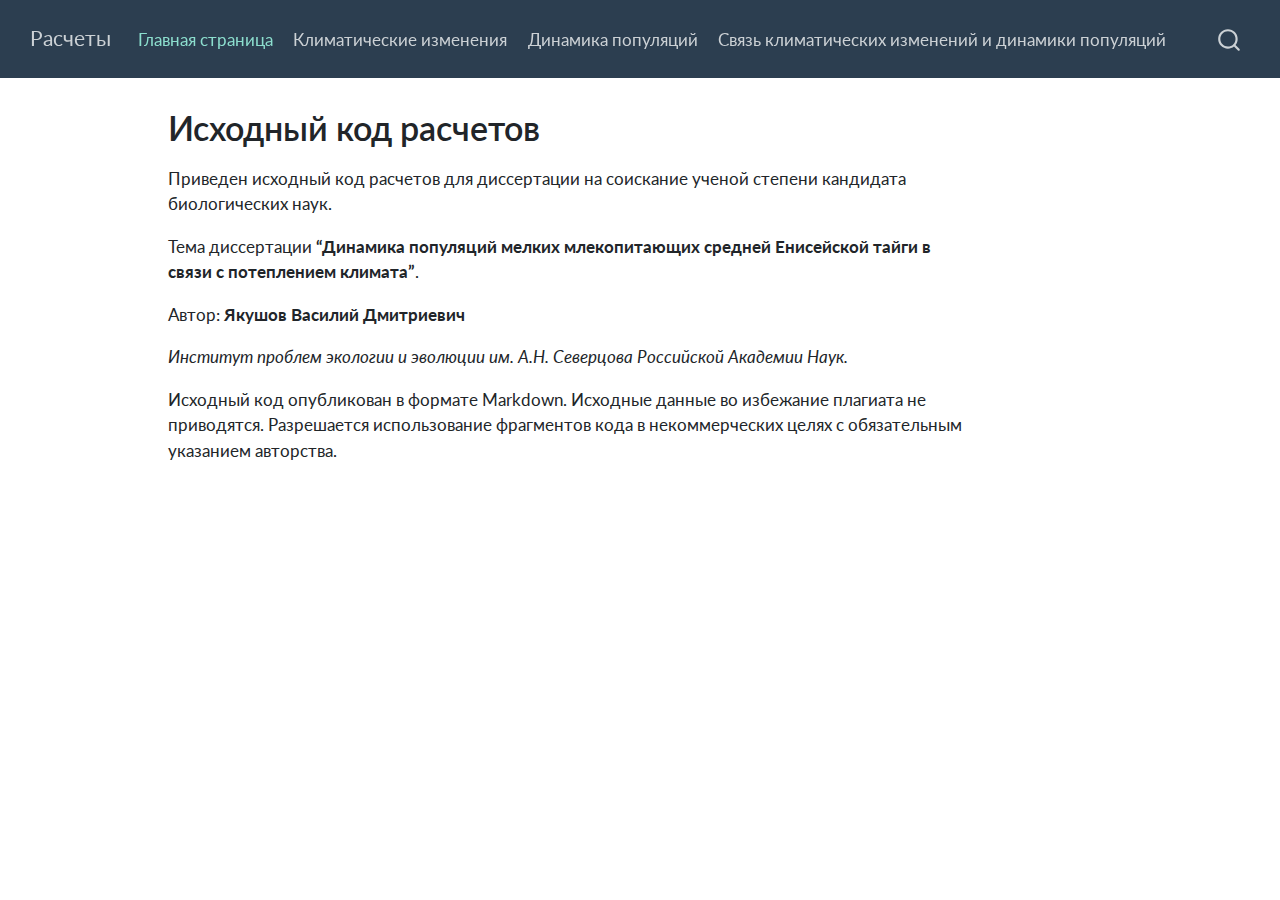
<file: index.html>
<!DOCTYPE html>
<html xmlns="http://www.w3.org/1999/xhtml" lang="en" xml:lang="en"><head>

<meta charset="utf-8">
<meta name="generator" content="quarto-1.4.555">

<meta name="viewport" content="width=device-width, initial-scale=1.0, user-scalable=yes">


<title>Расчеты - Исходный код расчетов</title>
<style>
code{white-space: pre-wrap;}
span.smallcaps{font-variant: small-caps;}
div.columns{display: flex; gap: min(4vw, 1.5em);}
div.column{flex: auto; overflow-x: auto;}
div.hanging-indent{margin-left: 1.5em; text-indent: -1.5em;}
ul.task-list{list-style: none;}
ul.task-list li input[type="checkbox"] {
  width: 0.8em;
  margin: 0 0.8em 0.2em -1em; /* quarto-specific, see https://github.com/quarto-dev/quarto-cli/issues/4556 */ 
  vertical-align: middle;
}
</style>


<script src="site_libs/quarto-nav/quarto-nav.js"></script>
<script src="site_libs/quarto-nav/headroom.min.js"></script>
<script src="site_libs/clipboard/clipboard.min.js"></script>
<script src="site_libs/quarto-search/autocomplete.umd.js"></script>
<script src="site_libs/quarto-search/fuse.min.js"></script>
<script src="site_libs/quarto-search/quarto-search.js"></script>
<meta name="quarto:offset" content="./">
<script src="site_libs/quarto-html/quarto.js"></script>
<script src="site_libs/quarto-html/popper.min.js"></script>
<script src="site_libs/quarto-html/tippy.umd.min.js"></script>
<script src="site_libs/quarto-html/anchor.min.js"></script>
<link href="site_libs/quarto-html/tippy.css" rel="stylesheet">
<link href="site_libs/quarto-html/quarto-syntax-highlighting.css" rel="stylesheet" id="quarto-text-highlighting-styles">
<script src="site_libs/bootstrap/bootstrap.min.js"></script>
<link href="site_libs/bootstrap/bootstrap-icons.css" rel="stylesheet">
<link href="site_libs/bootstrap/bootstrap.min.css" rel="stylesheet" id="quarto-bootstrap" data-mode="light">
<script id="quarto-search-options" type="application/json">{
  "location": "navbar",
  "copy-button": false,
  "collapse-after": 3,
  "panel-placement": "end",
  "type": "overlay",
  "limit": 50,
  "keyboard-shortcut": [
    "f",
    "/",
    "s"
  ],
  "show-item-context": false,
  "language": {
    "search-no-results-text": "No results",
    "search-matching-documents-text": "matching documents",
    "search-copy-link-title": "Copy link to search",
    "search-hide-matches-text": "Hide additional matches",
    "search-more-match-text": "more match in this document",
    "search-more-matches-text": "more matches in this document",
    "search-clear-button-title": "Clear",
    "search-text-placeholder": "",
    "search-detached-cancel-button-title": "Cancel",
    "search-submit-button-title": "Submit",
    "search-label": "Search"
  }
}</script>


<link rel="stylesheet" href="styles.css">
</head>

<body class="nav-fixed">

<div id="quarto-search-results"></div>
  <header id="quarto-header" class="headroom fixed-top">
    <nav class="navbar navbar-expand-lg " data-bs-theme="dark">
      <div class="navbar-container container-fluid">
      <div class="navbar-brand-container mx-auto">
    <a class="navbar-brand" href="./index.html">
    <span class="navbar-title">Расчеты</span>
    </a>
  </div>
            <div id="quarto-search" class="" title="Search"></div>
          <button class="navbar-toggler" type="button" data-bs-toggle="collapse" data-bs-target="#navbarCollapse" aria-controls="navbarCollapse" aria-expanded="false" aria-label="Toggle navigation" onclick="if (window.quartoToggleHeadroom) { window.quartoToggleHeadroom(); }">
  <span class="navbar-toggler-icon"></span>
</button>
          <div class="collapse navbar-collapse" id="navbarCollapse">
            <ul class="navbar-nav navbar-nav-scroll me-auto">
  <li class="nav-item">
    <a class="nav-link active" href="./index.html" aria-current="page"> 
<span class="menu-text">Главная страница</span></a>
  </li>  
  <li class="nav-item">
    <a class="nav-link" href="./climate_main.html"> 
<span class="menu-text">Климатические изменения</span></a>
  </li>  
  <li class="nav-item">
    <a class="nav-link" href="./population_dynamic_main.html"> 
<span class="menu-text">Динамика популяций</span></a>
  </li>  
  <li class="nav-item">
    <a class="nav-link" href="./numbers&amp;climate_main.html"> 
<span class="menu-text">Связь климатических изменений и динамики популяций</span></a>
  </li>  
</ul>
          </div> <!-- /navcollapse -->
          <div class="quarto-navbar-tools">
</div>
      </div> <!-- /container-fluid -->
    </nav>
</header>
<!-- content -->
<div id="quarto-content" class="quarto-container page-columns page-rows-contents page-layout-article page-navbar">
<!-- sidebar -->
<!-- margin-sidebar -->
    <div id="quarto-margin-sidebar" class="sidebar margin-sidebar">
        
    </div>
<!-- main -->
<main class="content" id="quarto-document-content">

<header id="title-block-header" class="quarto-title-block default">
<div class="quarto-title">
<h1 class="title">Исходный код расчетов</h1>
</div>



<div class="quarto-title-meta">

    
  
    
  </div>
  


</header>


<p>Приведен исходный код расчетов для диссертации на соискание ученой степени кандидата биологических наук.</p>
<p>Тема диссертации <strong>“Динамика популяций мелких млекопитающих средней Енисейской тайги в связи с потеплением климата”</strong>.</p>
<p>Автор: <strong>Якушов Василий Дмитриевич</strong></p>
<p><em>Институт проблем экологии и эволюции им. А.Н. Северцова Российской Академии Наук.</em></p>
<p>Исходный код опубликован в формате Markdown. Исходные данные во избежание плагиата не приводятся. Разрешается использование фрагментов кода в некоммерческих целях с обязательным указанием авторства.</p>



</main> <!-- /main -->
<script id="quarto-html-after-body" type="application/javascript">
window.document.addEventListener("DOMContentLoaded", function (event) {
  const toggleBodyColorMode = (bsSheetEl) => {
    const mode = bsSheetEl.getAttribute("data-mode");
    const bodyEl = window.document.querySelector("body");
    if (mode === "dark") {
      bodyEl.classList.add("quarto-dark");
      bodyEl.classList.remove("quarto-light");
    } else {
      bodyEl.classList.add("quarto-light");
      bodyEl.classList.remove("quarto-dark");
    }
  }
  const toggleBodyColorPrimary = () => {
    const bsSheetEl = window.document.querySelector("link#quarto-bootstrap");
    if (bsSheetEl) {
      toggleBodyColorMode(bsSheetEl);
    }
  }
  toggleBodyColorPrimary();  
  const icon = "";
  const anchorJS = new window.AnchorJS();
  anchorJS.options = {
    placement: 'right',
    icon: icon
  };
  anchorJS.add('.anchored');
  const isCodeAnnotation = (el) => {
    for (const clz of el.classList) {
      if (clz.startsWith('code-annotation-')) {                     
        return true;
      }
    }
    return false;
  }
  const clipboard = new window.ClipboardJS('.code-copy-button', {
    text: function(trigger) {
      const codeEl = trigger.previousElementSibling.cloneNode(true);
      for (const childEl of codeEl.children) {
        if (isCodeAnnotation(childEl)) {
          childEl.remove();
        }
      }
      return codeEl.innerText;
    }
  });
  clipboard.on('success', function(e) {
    // button target
    const button = e.trigger;
    // don't keep focus
    button.blur();
    // flash "checked"
    button.classList.add('code-copy-button-checked');
    var currentTitle = button.getAttribute("title");
    button.setAttribute("title", "Copied!");
    let tooltip;
    if (window.bootstrap) {
      button.setAttribute("data-bs-toggle", "tooltip");
      button.setAttribute("data-bs-placement", "left");
      button.setAttribute("data-bs-title", "Copied!");
      tooltip = new bootstrap.Tooltip(button, 
        { trigger: "manual", 
          customClass: "code-copy-button-tooltip",
          offset: [0, -8]});
      tooltip.show();    
    }
    setTimeout(function() {
      if (tooltip) {
        tooltip.hide();
        button.removeAttribute("data-bs-title");
        button.removeAttribute("data-bs-toggle");
        button.removeAttribute("data-bs-placement");
      }
      button.setAttribute("title", currentTitle);
      button.classList.remove('code-copy-button-checked');
    }, 1000);
    // clear code selection
    e.clearSelection();
  });
    var localhostRegex = new RegExp(/^(?:http|https):\/\/localhost\:?[0-9]*\//);
    var mailtoRegex = new RegExp(/^mailto:/);
      var filterRegex = new RegExp('/' + window.location.host + '/');
    var isInternal = (href) => {
        return filterRegex.test(href) || localhostRegex.test(href) || mailtoRegex.test(href);
    }
    // Inspect non-navigation links and adorn them if external
 	var links = window.document.querySelectorAll('a[href]:not(.nav-link):not(.navbar-brand):not(.toc-action):not(.sidebar-link):not(.sidebar-item-toggle):not(.pagination-link):not(.no-external):not([aria-hidden]):not(.dropdown-item):not(.quarto-navigation-tool)');
    for (var i=0; i<links.length; i++) {
      const link = links[i];
      if (!isInternal(link.href)) {
        // undo the damage that might have been done by quarto-nav.js in the case of
        // links that we want to consider external
        if (link.dataset.originalHref !== undefined) {
          link.href = link.dataset.originalHref;
        }
      }
    }
  function tippyHover(el, contentFn, onTriggerFn, onUntriggerFn) {
    const config = {
      allowHTML: true,
      maxWidth: 500,
      delay: 100,
      arrow: false,
      appendTo: function(el) {
          return el.parentElement;
      },
      interactive: true,
      interactiveBorder: 10,
      theme: 'quarto',
      placement: 'bottom-start',
    };
    if (contentFn) {
      config.content = contentFn;
    }
    if (onTriggerFn) {
      config.onTrigger = onTriggerFn;
    }
    if (onUntriggerFn) {
      config.onUntrigger = onUntriggerFn;
    }
    window.tippy(el, config); 
  }
  const noterefs = window.document.querySelectorAll('a[role="doc-noteref"]');
  for (var i=0; i<noterefs.length; i++) {
    const ref = noterefs[i];
    tippyHover(ref, function() {
      // use id or data attribute instead here
      let href = ref.getAttribute('data-footnote-href') || ref.getAttribute('href');
      try { href = new URL(href).hash; } catch {}
      const id = href.replace(/^#\/?/, "");
      const note = window.document.getElementById(id);
      if (note) {
        return note.innerHTML;
      } else {
        return "";
      }
    });
  }
  const xrefs = window.document.querySelectorAll('a.quarto-xref');
  const processXRef = (id, note) => {
    // Strip column container classes
    const stripColumnClz = (el) => {
      el.classList.remove("page-full", "page-columns");
      if (el.children) {
        for (const child of el.children) {
          stripColumnClz(child);
        }
      }
    }
    stripColumnClz(note)
    if (id === null || id.startsWith('sec-')) {
      // Special case sections, only their first couple elements
      const container = document.createElement("div");
      if (note.children && note.children.length > 2) {
        container.appendChild(note.children[0].cloneNode(true));
        for (let i = 1; i < note.children.length; i++) {
          const child = note.children[i];
          if (child.tagName === "P" && child.innerText === "") {
            continue;
          } else {
            container.appendChild(child.cloneNode(true));
            break;
          }
        }
        if (window.Quarto?.typesetMath) {
          window.Quarto.typesetMath(container);
        }
        return container.innerHTML
      } else {
        if (window.Quarto?.typesetMath) {
          window.Quarto.typesetMath(note);
        }
        return note.innerHTML;
      }
    } else {
      // Remove any anchor links if they are present
      const anchorLink = note.querySelector('a.anchorjs-link');
      if (anchorLink) {
        anchorLink.remove();
      }
      if (window.Quarto?.typesetMath) {
        window.Quarto.typesetMath(note);
      }
      // TODO in 1.5, we should make sure this works without a callout special case
      if (note.classList.contains("callout")) {
        return note.outerHTML;
      } else {
        return note.innerHTML;
      }
    }
  }
  for (var i=0; i<xrefs.length; i++) {
    const xref = xrefs[i];
    tippyHover(xref, undefined, function(instance) {
      instance.disable();
      let url = xref.getAttribute('href');
      let hash = undefined; 
      if (url.startsWith('#')) {
        hash = url;
      } else {
        try { hash = new URL(url).hash; } catch {}
      }
      if (hash) {
        const id = hash.replace(/^#\/?/, "");
        const note = window.document.getElementById(id);
        if (note !== null) {
          try {
            const html = processXRef(id, note.cloneNode(true));
            instance.setContent(html);
          } finally {
            instance.enable();
            instance.show();
          }
        } else {
          // See if we can fetch this
          fetch(url.split('#')[0])
          .then(res => res.text())
          .then(html => {
            const parser = new DOMParser();
            const htmlDoc = parser.parseFromString(html, "text/html");
            const note = htmlDoc.getElementById(id);
            if (note !== null) {
              const html = processXRef(id, note);
              instance.setContent(html);
            } 
          }).finally(() => {
            instance.enable();
            instance.show();
          });
        }
      } else {
        // See if we can fetch a full url (with no hash to target)
        // This is a special case and we should probably do some content thinning / targeting
        fetch(url)
        .then(res => res.text())
        .then(html => {
          const parser = new DOMParser();
          const htmlDoc = parser.parseFromString(html, "text/html");
          const note = htmlDoc.querySelector('main.content');
          if (note !== null) {
            // This should only happen for chapter cross references
            // (since there is no id in the URL)
            // remove the first header
            if (note.children.length > 0 && note.children[0].tagName === "HEADER") {
              note.children[0].remove();
            }
            const html = processXRef(null, note);
            instance.setContent(html);
          } 
        }).finally(() => {
          instance.enable();
          instance.show();
        });
      }
    }, function(instance) {
    });
  }
      let selectedAnnoteEl;
      const selectorForAnnotation = ( cell, annotation) => {
        let cellAttr = 'data-code-cell="' + cell + '"';
        let lineAttr = 'data-code-annotation="' +  annotation + '"';
        const selector = 'span[' + cellAttr + '][' + lineAttr + ']';
        return selector;
      }
      const selectCodeLines = (annoteEl) => {
        const doc = window.document;
        const targetCell = annoteEl.getAttribute("data-target-cell");
        const targetAnnotation = annoteEl.getAttribute("data-target-annotation");
        const annoteSpan = window.document.querySelector(selectorForAnnotation(targetCell, targetAnnotation));
        const lines = annoteSpan.getAttribute("data-code-lines").split(",");
        const lineIds = lines.map((line) => {
          return targetCell + "-" + line;
        })
        let top = null;
        let height = null;
        let parent = null;
        if (lineIds.length > 0) {
            //compute the position of the single el (top and bottom and make a div)
            const el = window.document.getElementById(lineIds[0]);
            top = el.offsetTop;
            height = el.offsetHeight;
            parent = el.parentElement.parentElement;
          if (lineIds.length > 1) {
            const lastEl = window.document.getElementById(lineIds[lineIds.length - 1]);
            const bottom = lastEl.offsetTop + lastEl.offsetHeight;
            height = bottom - top;
          }
          if (top !== null && height !== null && parent !== null) {
            // cook up a div (if necessary) and position it 
            let div = window.document.getElementById("code-annotation-line-highlight");
            if (div === null) {
              div = window.document.createElement("div");
              div.setAttribute("id", "code-annotation-line-highlight");
              div.style.position = 'absolute';
              parent.appendChild(div);
            }
            div.style.top = top - 2 + "px";
            div.style.height = height + 4 + "px";
            div.style.left = 0;
            let gutterDiv = window.document.getElementById("code-annotation-line-highlight-gutter");
            if (gutterDiv === null) {
              gutterDiv = window.document.createElement("div");
              gutterDiv.setAttribute("id", "code-annotation-line-highlight-gutter");
              gutterDiv.style.position = 'absolute';
              const codeCell = window.document.getElementById(targetCell);
              const gutter = codeCell.querySelector('.code-annotation-gutter');
              gutter.appendChild(gutterDiv);
            }
            gutterDiv.style.top = top - 2 + "px";
            gutterDiv.style.height = height + 4 + "px";
          }
          selectedAnnoteEl = annoteEl;
        }
      };
      const unselectCodeLines = () => {
        const elementsIds = ["code-annotation-line-highlight", "code-annotation-line-highlight-gutter"];
        elementsIds.forEach((elId) => {
          const div = window.document.getElementById(elId);
          if (div) {
            div.remove();
          }
        });
        selectedAnnoteEl = undefined;
      };
        // Handle positioning of the toggle
    window.addEventListener(
      "resize",
      throttle(() => {
        elRect = undefined;
        if (selectedAnnoteEl) {
          selectCodeLines(selectedAnnoteEl);
        }
      }, 10)
    );
    function throttle(fn, ms) {
    let throttle = false;
    let timer;
      return (...args) => {
        if(!throttle) { // first call gets through
            fn.apply(this, args);
            throttle = true;
        } else { // all the others get throttled
            if(timer) clearTimeout(timer); // cancel #2
            timer = setTimeout(() => {
              fn.apply(this, args);
              timer = throttle = false;
            }, ms);
        }
      };
    }
      // Attach click handler to the DT
      const annoteDls = window.document.querySelectorAll('dt[data-target-cell]');
      for (const annoteDlNode of annoteDls) {
        annoteDlNode.addEventListener('click', (event) => {
          const clickedEl = event.target;
          if (clickedEl !== selectedAnnoteEl) {
            unselectCodeLines();
            const activeEl = window.document.querySelector('dt[data-target-cell].code-annotation-active');
            if (activeEl) {
              activeEl.classList.remove('code-annotation-active');
            }
            selectCodeLines(clickedEl);
            clickedEl.classList.add('code-annotation-active');
          } else {
            // Unselect the line
            unselectCodeLines();
            clickedEl.classList.remove('code-annotation-active');
          }
        });
      }
  const findCites = (el) => {
    const parentEl = el.parentElement;
    if (parentEl) {
      const cites = parentEl.dataset.cites;
      if (cites) {
        return {
          el,
          cites: cites.split(' ')
        };
      } else {
        return findCites(el.parentElement)
      }
    } else {
      return undefined;
    }
  };
  var bibliorefs = window.document.querySelectorAll('a[role="doc-biblioref"]');
  for (var i=0; i<bibliorefs.length; i++) {
    const ref = bibliorefs[i];
    const citeInfo = findCites(ref);
    if (citeInfo) {
      tippyHover(citeInfo.el, function() {
        var popup = window.document.createElement('div');
        citeInfo.cites.forEach(function(cite) {
          var citeDiv = window.document.createElement('div');
          citeDiv.classList.add('hanging-indent');
          citeDiv.classList.add('csl-entry');
          var biblioDiv = window.document.getElementById('ref-' + cite);
          if (biblioDiv) {
            citeDiv.innerHTML = biblioDiv.innerHTML;
          }
          popup.appendChild(citeDiv);
        });
        return popup.innerHTML;
      });
    }
  }
});
</script>
</div> <!-- /content -->




</body></html>
</file>
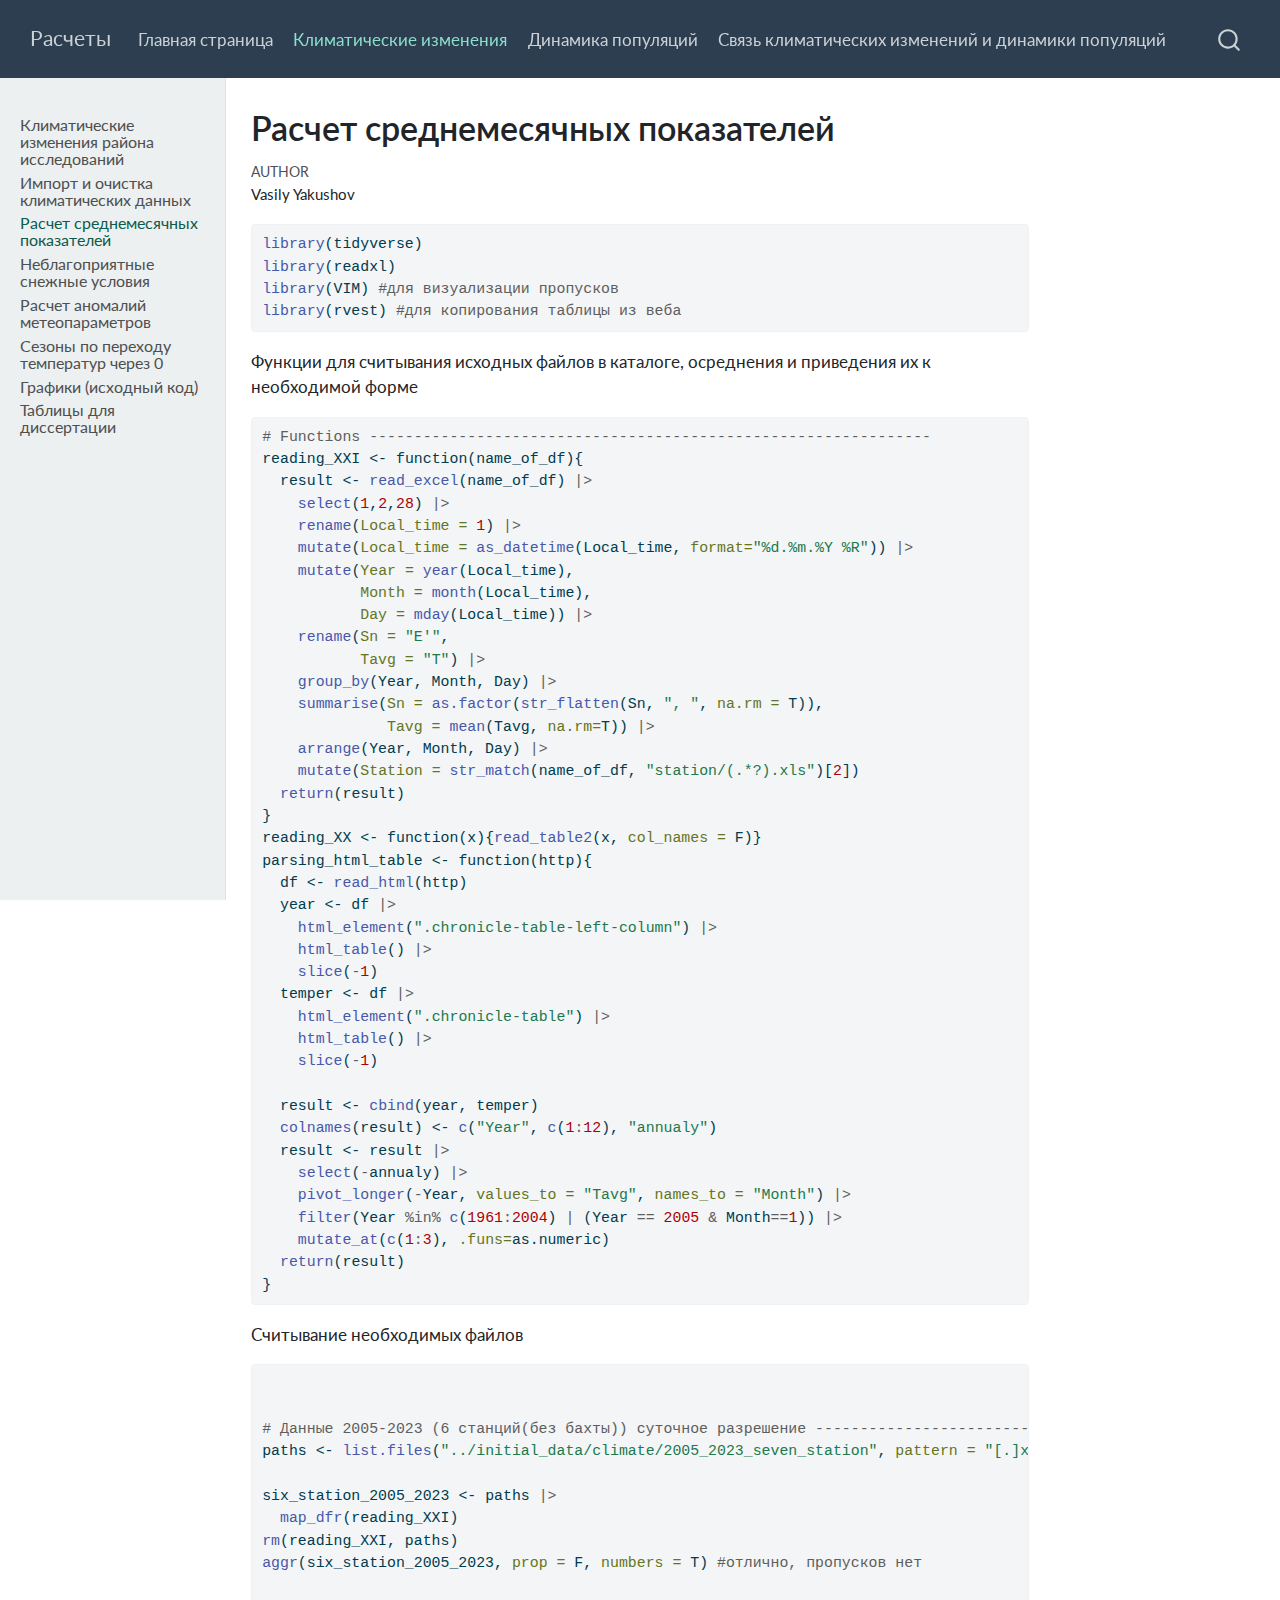
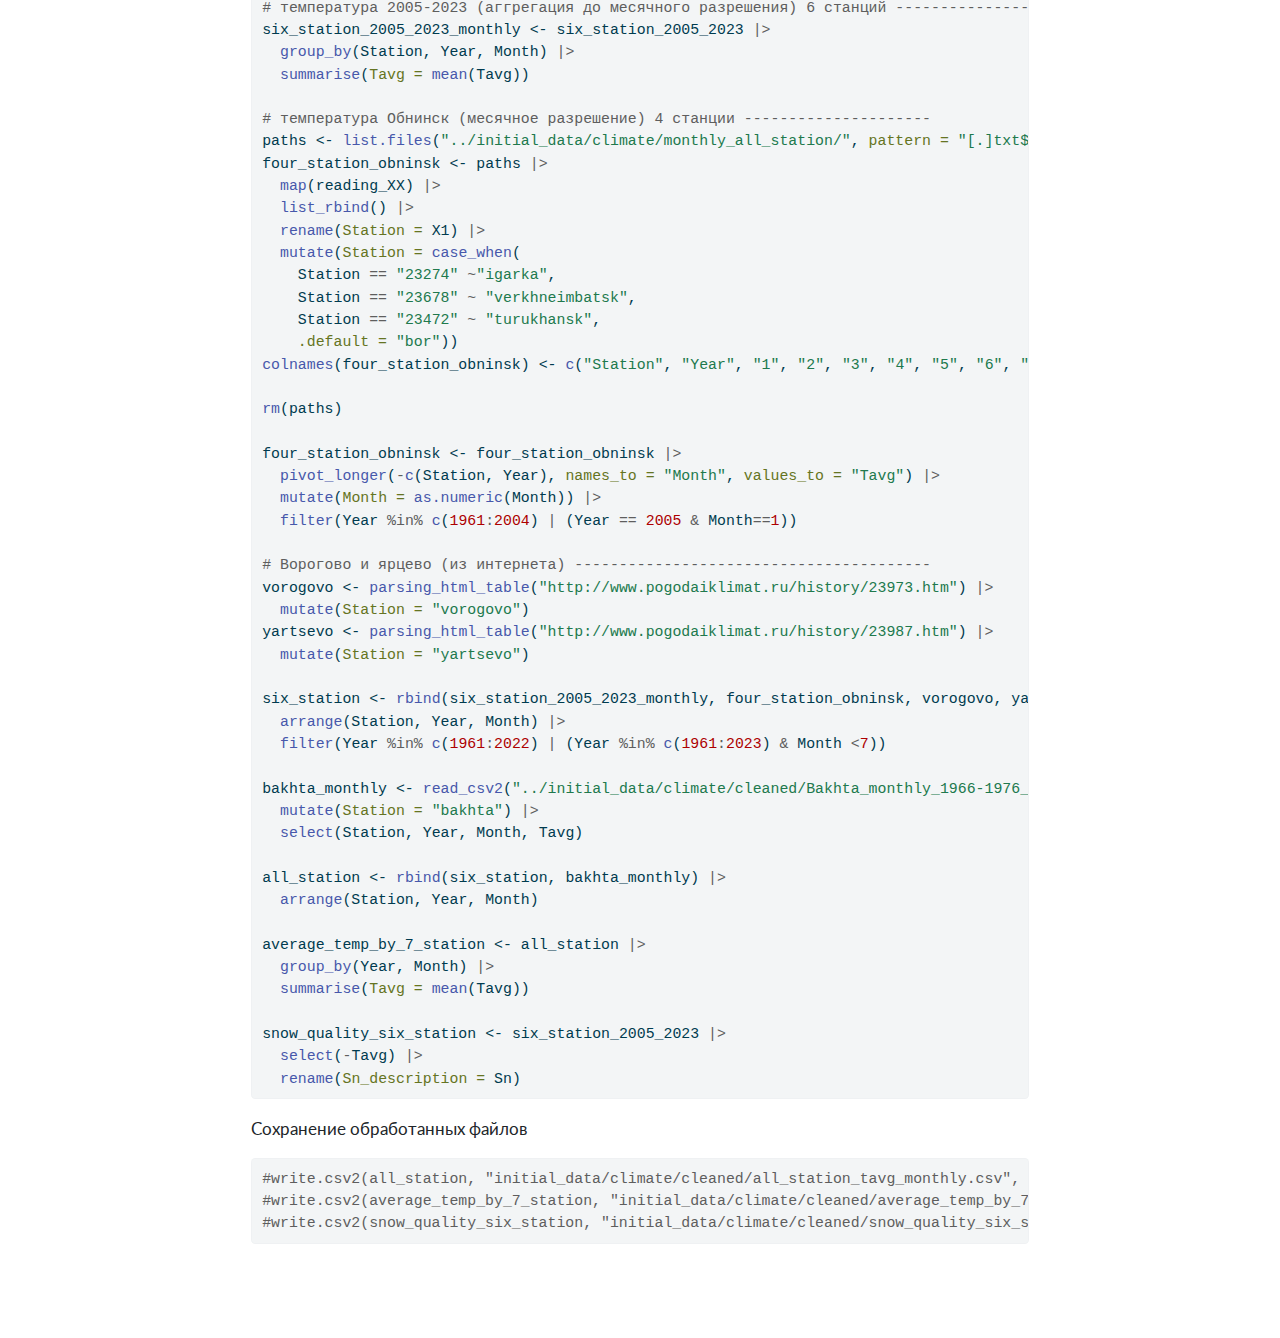
<file: 2_all_station_Tavg&Sn_quality.html>
<!DOCTYPE html>
<html xmlns="http://www.w3.org/1999/xhtml" lang="en" xml:lang="en"><head>

<meta charset="utf-8">
<meta name="generator" content="quarto-1.4.555">

<meta name="viewport" content="width=device-width, initial-scale=1.0, user-scalable=yes">

<meta name="author" content="Vasily Yakushov">

<title>Расчеты - Расчет среднемесячных показателей</title>
<style>
code{white-space: pre-wrap;}
span.smallcaps{font-variant: small-caps;}
div.columns{display: flex; gap: min(4vw, 1.5em);}
div.column{flex: auto; overflow-x: auto;}
div.hanging-indent{margin-left: 1.5em; text-indent: -1.5em;}
ul.task-list{list-style: none;}
ul.task-list li input[type="checkbox"] {
  width: 0.8em;
  margin: 0 0.8em 0.2em -1em; /* quarto-specific, see https://github.com/quarto-dev/quarto-cli/issues/4556 */ 
  vertical-align: middle;
}
/* CSS for syntax highlighting */
pre > code.sourceCode { white-space: pre; position: relative; }
pre > code.sourceCode > span { line-height: 1.25; }
pre > code.sourceCode > span:empty { height: 1.2em; }
.sourceCode { overflow: visible; }
code.sourceCode > span { color: inherit; text-decoration: inherit; }
div.sourceCode { margin: 1em 0; }
pre.sourceCode { margin: 0; }
@media screen {
div.sourceCode { overflow: auto; }
}
@media print {
pre > code.sourceCode { white-space: pre-wrap; }
pre > code.sourceCode > span { text-indent: -5em; padding-left: 5em; }
}
pre.numberSource code
  { counter-reset: source-line 0; }
pre.numberSource code > span
  { position: relative; left: -4em; counter-increment: source-line; }
pre.numberSource code > span > a:first-child::before
  { content: counter(source-line);
    position: relative; left: -1em; text-align: right; vertical-align: baseline;
    border: none; display: inline-block;
    -webkit-touch-callout: none; -webkit-user-select: none;
    -khtml-user-select: none; -moz-user-select: none;
    -ms-user-select: none; user-select: none;
    padding: 0 4px; width: 4em;
  }
pre.numberSource { margin-left: 3em;  padding-left: 4px; }
div.sourceCode
  {   }
@media screen {
pre > code.sourceCode > span > a:first-child::before { text-decoration: underline; }
}
</style>


<script src="site_libs/quarto-nav/quarto-nav.js"></script>
<script src="site_libs/quarto-nav/headroom.min.js"></script>
<script src="site_libs/clipboard/clipboard.min.js"></script>
<script src="site_libs/quarto-search/autocomplete.umd.js"></script>
<script src="site_libs/quarto-search/fuse.min.js"></script>
<script src="site_libs/quarto-search/quarto-search.js"></script>
<meta name="quarto:offset" content="./">
<script src="site_libs/quarto-html/quarto.js"></script>
<script src="site_libs/quarto-html/popper.min.js"></script>
<script src="site_libs/quarto-html/tippy.umd.min.js"></script>
<script src="site_libs/quarto-html/anchor.min.js"></script>
<link href="site_libs/quarto-html/tippy.css" rel="stylesheet">
<link href="site_libs/quarto-html/quarto-syntax-highlighting.css" rel="stylesheet" id="quarto-text-highlighting-styles">
<script src="site_libs/bootstrap/bootstrap.min.js"></script>
<link href="site_libs/bootstrap/bootstrap-icons.css" rel="stylesheet">
<link href="site_libs/bootstrap/bootstrap.min.css" rel="stylesheet" id="quarto-bootstrap" data-mode="light">
<script id="quarto-search-options" type="application/json">{
  "location": "navbar",
  "copy-button": false,
  "collapse-after": 3,
  "panel-placement": "end",
  "type": "overlay",
  "limit": 50,
  "keyboard-shortcut": [
    "f",
    "/",
    "s"
  ],
  "show-item-context": false,
  "language": {
    "search-no-results-text": "No results",
    "search-matching-documents-text": "matching documents",
    "search-copy-link-title": "Copy link to search",
    "search-hide-matches-text": "Hide additional matches",
    "search-more-match-text": "more match in this document",
    "search-more-matches-text": "more matches in this document",
    "search-clear-button-title": "Clear",
    "search-text-placeholder": "",
    "search-detached-cancel-button-title": "Cancel",
    "search-submit-button-title": "Submit",
    "search-label": "Search"
  }
}</script>


<link rel="stylesheet" href="styles.css">
</head>

<body class="nav-sidebar docked nav-fixed">

<div id="quarto-search-results"></div>
  <header id="quarto-header" class="headroom fixed-top">
    <nav class="navbar navbar-expand-lg " data-bs-theme="dark">
      <div class="navbar-container container-fluid">
      <div class="navbar-brand-container mx-auto">
    <a class="navbar-brand" href="./index.html">
    <span class="navbar-title">Расчеты</span>
    </a>
  </div>
            <div id="quarto-search" class="" title="Search"></div>
          <button class="navbar-toggler" type="button" data-bs-toggle="collapse" data-bs-target="#navbarCollapse" aria-controls="navbarCollapse" aria-expanded="false" aria-label="Toggle navigation" onclick="if (window.quartoToggleHeadroom) { window.quartoToggleHeadroom(); }">
  <span class="navbar-toggler-icon"></span>
</button>
          <div class="collapse navbar-collapse" id="navbarCollapse">
            <ul class="navbar-nav navbar-nav-scroll me-auto">
  <li class="nav-item">
    <a class="nav-link" href="./index.html"> 
<span class="menu-text">Главная страница</span></a>
  </li>  
  <li class="nav-item">
    <a class="nav-link active" href="./climate_main.html" aria-current="page"> 
<span class="menu-text">Климатические изменения</span></a>
  </li>  
  <li class="nav-item">
    <a class="nav-link" href="./population_dynamic_main.html"> 
<span class="menu-text">Динамика популяций</span></a>
  </li>  
  <li class="nav-item">
    <a class="nav-link" href="./numbers&amp;climate_main.html"> 
<span class="menu-text">Связь климатических изменений и динамики популяций</span></a>
  </li>  
</ul>
          </div> <!-- /navcollapse -->
          <div class="quarto-navbar-tools">
</div>
      </div> <!-- /container-fluid -->
    </nav>
  <nav class="quarto-secondary-nav">
    <div class="container-fluid d-flex">
      <button type="button" class="quarto-btn-toggle btn" data-bs-toggle="collapse" data-bs-target=".quarto-sidebar-collapse-item" aria-controls="quarto-sidebar" aria-expanded="false" aria-label="Toggle sidebar navigation" onclick="if (window.quartoToggleHeadroom) { window.quartoToggleHeadroom(); }">
        <i class="bi bi-layout-text-sidebar-reverse"></i>
      </button>
        <nav class="quarto-page-breadcrumbs" aria-label="breadcrumb"><ol class="breadcrumb"><li class="breadcrumb-item"><a href="./2_all_station_Tavg&amp;Sn_quality.html">Расчет среднемесячных показателей</a></li></ol></nav>
        <a class="flex-grow-1" role="button" data-bs-toggle="collapse" data-bs-target=".quarto-sidebar-collapse-item" aria-controls="quarto-sidebar" aria-expanded="false" aria-label="Toggle sidebar navigation" onclick="if (window.quartoToggleHeadroom) { window.quartoToggleHeadroom(); }">      
        </a>
    </div>
  </nav>
</header>
<!-- content -->
<div id="quarto-content" class="quarto-container page-columns page-rows-contents page-layout-article page-navbar">
<!-- sidebar -->
  <nav id="quarto-sidebar" class="sidebar collapse collapse-horizontal quarto-sidebar-collapse-item sidebar-navigation docked overflow-auto">
    <div class="sidebar-menu-container"> 
    <ul class="list-unstyled mt-1">
        <li class="sidebar-item">
  <div class="sidebar-item-container"> 
  <a href="./climate_main.html" class="sidebar-item-text sidebar-link">
 <span class="menu-text">Климатические изменения района исследований</span></a>
  </div>
</li>
        <li class="sidebar-item">
  <div class="sidebar-item-container"> 
  <a href="./1_import-&amp;-cleaning.html" class="sidebar-item-text sidebar-link">
 <span class="menu-text">Импорт и очистка климатических данных</span></a>
  </div>
</li>
        <li class="sidebar-item">
  <div class="sidebar-item-container"> 
  <a href="./2_all_station_Tavg&amp;Sn_quality.html" class="sidebar-item-text sidebar-link active">
 <span class="menu-text">Расчет среднемесячных показателей</span></a>
  </div>
</li>
        <li class="sidebar-item">
  <div class="sidebar-item-container"> 
  <a href="./3_bad_snow.html" class="sidebar-item-text sidebar-link">
 <span class="menu-text">Неблагоприятные снежные условия</span></a>
  </div>
</li>
        <li class="sidebar-item">
  <div class="sidebar-item-container"> 
  <a href="./4_Tavg_Sn_Pr_anomaly.html" class="sidebar-item-text sidebar-link">
 <span class="menu-text">Расчет аномалий метеопараметров</span></a>
  </div>
</li>
        <li class="sidebar-item">
  <div class="sidebar-item-container"> 
  <a href="./5_crossing_zero.html" class="sidebar-item-text sidebar-link">
 <span class="menu-text">Сезоны по переходу температур через 0</span></a>
  </div>
</li>
        <li class="sidebar-item">
  <div class="sidebar-item-container"> 
  <a href="./6_graphs.html" class="sidebar-item-text sidebar-link">
 <span class="menu-text">Графики (исходный код)</span></a>
  </div>
</li>
        <li class="sidebar-item">
  <div class="sidebar-item-container"> 
  <a href="./7_tables.html" class="sidebar-item-text sidebar-link">
 <span class="menu-text">Таблицы для диссертации</span></a>
  </div>
</li>
    </ul>
    </div>
</nav>
<div id="quarto-sidebar-glass" class="quarto-sidebar-collapse-item" data-bs-toggle="collapse" data-bs-target=".quarto-sidebar-collapse-item"></div>
<!-- margin-sidebar -->
    <div id="quarto-margin-sidebar" class="sidebar margin-sidebar">
        
    </div>
<!-- main -->
<main class="content" id="quarto-document-content">

<header id="title-block-header" class="quarto-title-block default">
<div class="quarto-title">
<h1 class="title">Расчет среднемесячных показателей</h1>
</div>



<div class="quarto-title-meta">

    <div>
    <div class="quarto-title-meta-heading">Author</div>
    <div class="quarto-title-meta-contents">
             <p>Vasily Yakushov </p>
          </div>
  </div>
    
  
    
  </div>
  


</header>


<div class="cell">
<div class="sourceCode cell-code" id="cb1"><pre class="sourceCode r code-with-copy"><code class="sourceCode r"><span id="cb1-1"><a href="#cb1-1" aria-hidden="true" tabindex="-1"></a><span class="fu">library</span>(tidyverse)</span>
<span id="cb1-2"><a href="#cb1-2" aria-hidden="true" tabindex="-1"></a><span class="fu">library</span>(readxl)</span>
<span id="cb1-3"><a href="#cb1-3" aria-hidden="true" tabindex="-1"></a><span class="fu">library</span>(VIM) <span class="co">#для визуализации пропусков</span></span>
<span id="cb1-4"><a href="#cb1-4" aria-hidden="true" tabindex="-1"></a><span class="fu">library</span>(rvest) <span class="co">#для копирования таблицы из веба</span></span></code><button title="Copy to Clipboard" class="code-copy-button"><i class="bi"></i></button></pre></div>
</div>
<p>Функции для считывания исходных файлов в каталоге, осреднения и приведения их к необходимой форме</p>
<div class="cell">
<div class="sourceCode cell-code" id="cb2"><pre class="sourceCode r code-with-copy"><code class="sourceCode r"><span id="cb2-1"><a href="#cb2-1" aria-hidden="true" tabindex="-1"></a><span class="co"># Functions ---------------------------------------------------------------</span></span>
<span id="cb2-2"><a href="#cb2-2" aria-hidden="true" tabindex="-1"></a>reading_XXI <span class="ot">&lt;-</span> <span class="cf">function</span>(name_of_df){</span>
<span id="cb2-3"><a href="#cb2-3" aria-hidden="true" tabindex="-1"></a>  result <span class="ot">&lt;-</span> <span class="fu">read_excel</span>(name_of_df) <span class="sc">|&gt;</span> </span>
<span id="cb2-4"><a href="#cb2-4" aria-hidden="true" tabindex="-1"></a>    <span class="fu">select</span>(<span class="dv">1</span>,<span class="dv">2</span>,<span class="dv">28</span>) <span class="sc">|&gt;</span> </span>
<span id="cb2-5"><a href="#cb2-5" aria-hidden="true" tabindex="-1"></a>    <span class="fu">rename</span>(<span class="at">Local_time =</span> <span class="dv">1</span>) <span class="sc">|&gt;</span> </span>
<span id="cb2-6"><a href="#cb2-6" aria-hidden="true" tabindex="-1"></a>    <span class="fu">mutate</span>(<span class="at">Local_time =</span> <span class="fu">as_datetime</span>(Local_time, <span class="at">format=</span><span class="st">"%d.%m.%Y %R"</span>)) <span class="sc">|&gt;</span> </span>
<span id="cb2-7"><a href="#cb2-7" aria-hidden="true" tabindex="-1"></a>    <span class="fu">mutate</span>(<span class="at">Year =</span> <span class="fu">year</span>(Local_time),</span>
<span id="cb2-8"><a href="#cb2-8" aria-hidden="true" tabindex="-1"></a>           <span class="at">Month =</span> <span class="fu">month</span>(Local_time),</span>
<span id="cb2-9"><a href="#cb2-9" aria-hidden="true" tabindex="-1"></a>           <span class="at">Day =</span> <span class="fu">mday</span>(Local_time)) <span class="sc">|&gt;</span> </span>
<span id="cb2-10"><a href="#cb2-10" aria-hidden="true" tabindex="-1"></a>    <span class="fu">rename</span>(<span class="at">Sn =</span> <span class="st">"E'"</span>,</span>
<span id="cb2-11"><a href="#cb2-11" aria-hidden="true" tabindex="-1"></a>           <span class="at">Tavg =</span> <span class="st">"T"</span>) <span class="sc">|&gt;</span></span>
<span id="cb2-12"><a href="#cb2-12" aria-hidden="true" tabindex="-1"></a>    <span class="fu">group_by</span>(Year, Month, Day) <span class="sc">|&gt;</span> </span>
<span id="cb2-13"><a href="#cb2-13" aria-hidden="true" tabindex="-1"></a>    <span class="fu">summarise</span>(<span class="at">Sn =</span> <span class="fu">as.factor</span>(<span class="fu">str_flatten</span>(Sn, <span class="st">", "</span>, <span class="at">na.rm =</span> T)),</span>
<span id="cb2-14"><a href="#cb2-14" aria-hidden="true" tabindex="-1"></a>              <span class="at">Tavg =</span> <span class="fu">mean</span>(Tavg, <span class="at">na.rm=</span>T)) <span class="sc">|&gt;</span> </span>
<span id="cb2-15"><a href="#cb2-15" aria-hidden="true" tabindex="-1"></a>    <span class="fu">arrange</span>(Year, Month, Day) <span class="sc">|&gt;</span> </span>
<span id="cb2-16"><a href="#cb2-16" aria-hidden="true" tabindex="-1"></a>    <span class="fu">mutate</span>(<span class="at">Station =</span> <span class="fu">str_match</span>(name_of_df, <span class="st">"station/(.*?).xls"</span>)[<span class="dv">2</span>])</span>
<span id="cb2-17"><a href="#cb2-17" aria-hidden="true" tabindex="-1"></a>  <span class="fu">return</span>(result)</span>
<span id="cb2-18"><a href="#cb2-18" aria-hidden="true" tabindex="-1"></a>}</span>
<span id="cb2-19"><a href="#cb2-19" aria-hidden="true" tabindex="-1"></a>reading_XX <span class="ot">&lt;-</span> <span class="cf">function</span>(x){<span class="fu">read_table2</span>(x, <span class="at">col_names =</span> F)}</span>
<span id="cb2-20"><a href="#cb2-20" aria-hidden="true" tabindex="-1"></a>parsing_html_table <span class="ot">&lt;-</span> <span class="cf">function</span>(http){</span>
<span id="cb2-21"><a href="#cb2-21" aria-hidden="true" tabindex="-1"></a>  df <span class="ot">&lt;-</span> <span class="fu">read_html</span>(http)</span>
<span id="cb2-22"><a href="#cb2-22" aria-hidden="true" tabindex="-1"></a>  year <span class="ot">&lt;-</span> df <span class="sc">|&gt;</span> </span>
<span id="cb2-23"><a href="#cb2-23" aria-hidden="true" tabindex="-1"></a>    <span class="fu">html_element</span>(<span class="st">".chronicle-table-left-column"</span>) <span class="sc">|&gt;</span> </span>
<span id="cb2-24"><a href="#cb2-24" aria-hidden="true" tabindex="-1"></a>    <span class="fu">html_table</span>() <span class="sc">|&gt;</span> </span>
<span id="cb2-25"><a href="#cb2-25" aria-hidden="true" tabindex="-1"></a>    <span class="fu">slice</span>(<span class="sc">-</span><span class="dv">1</span>)</span>
<span id="cb2-26"><a href="#cb2-26" aria-hidden="true" tabindex="-1"></a>  temper <span class="ot">&lt;-</span> df <span class="sc">|&gt;</span> </span>
<span id="cb2-27"><a href="#cb2-27" aria-hidden="true" tabindex="-1"></a>    <span class="fu">html_element</span>(<span class="st">".chronicle-table"</span>) <span class="sc">|&gt;</span> </span>
<span id="cb2-28"><a href="#cb2-28" aria-hidden="true" tabindex="-1"></a>    <span class="fu">html_table</span>() <span class="sc">|&gt;</span> </span>
<span id="cb2-29"><a href="#cb2-29" aria-hidden="true" tabindex="-1"></a>    <span class="fu">slice</span>(<span class="sc">-</span><span class="dv">1</span>)</span>
<span id="cb2-30"><a href="#cb2-30" aria-hidden="true" tabindex="-1"></a>  </span>
<span id="cb2-31"><a href="#cb2-31" aria-hidden="true" tabindex="-1"></a>  result <span class="ot">&lt;-</span> <span class="fu">cbind</span>(year, temper)</span>
<span id="cb2-32"><a href="#cb2-32" aria-hidden="true" tabindex="-1"></a>  <span class="fu">colnames</span>(result) <span class="ot">&lt;-</span> <span class="fu">c</span>(<span class="st">"Year"</span>, <span class="fu">c</span>(<span class="dv">1</span><span class="sc">:</span><span class="dv">12</span>), <span class="st">"annualy"</span>)</span>
<span id="cb2-33"><a href="#cb2-33" aria-hidden="true" tabindex="-1"></a>  result <span class="ot">&lt;-</span> result <span class="sc">|&gt;</span> </span>
<span id="cb2-34"><a href="#cb2-34" aria-hidden="true" tabindex="-1"></a>    <span class="fu">select</span>(<span class="sc">-</span>annualy) <span class="sc">|&gt;</span> </span>
<span id="cb2-35"><a href="#cb2-35" aria-hidden="true" tabindex="-1"></a>    <span class="fu">pivot_longer</span>(<span class="sc">-</span>Year, <span class="at">values_to =</span> <span class="st">"Tavg"</span>, <span class="at">names_to =</span> <span class="st">"Month"</span>) <span class="sc">|&gt;</span> </span>
<span id="cb2-36"><a href="#cb2-36" aria-hidden="true" tabindex="-1"></a>    <span class="fu">filter</span>(Year <span class="sc">%in%</span> <span class="fu">c</span>(<span class="dv">1961</span><span class="sc">:</span><span class="dv">2004</span>) <span class="sc">|</span> (Year <span class="sc">==</span> <span class="dv">2005</span> <span class="sc">&amp;</span> Month<span class="sc">==</span><span class="dv">1</span>)) <span class="sc">|&gt;</span> </span>
<span id="cb2-37"><a href="#cb2-37" aria-hidden="true" tabindex="-1"></a>    <span class="fu">mutate_at</span>(<span class="fu">c</span>(<span class="dv">1</span><span class="sc">:</span><span class="dv">3</span>), <span class="at">.funs=</span>as.numeric)</span>
<span id="cb2-38"><a href="#cb2-38" aria-hidden="true" tabindex="-1"></a>  <span class="fu">return</span>(result)</span>
<span id="cb2-39"><a href="#cb2-39" aria-hidden="true" tabindex="-1"></a>}</span></code><button title="Copy to Clipboard" class="code-copy-button"><i class="bi"></i></button></pre></div>
</div>
<p>Считывание необходимых файлов</p>
<div class="sourceCode" id="cb3"><pre class="sourceCode r code-with-copy"><code class="sourceCode r"><span id="cb3-1"><a href="#cb3-1" aria-hidden="true" tabindex="-1"></a></span>
<span id="cb3-2"><a href="#cb3-2" aria-hidden="true" tabindex="-1"></a></span>
<span id="cb3-3"><a href="#cb3-3" aria-hidden="true" tabindex="-1"></a><span class="co"># Данные 2005-2023 (6 станций(без бахты)) суточное разрешение ----------------------------------------------</span></span>
<span id="cb3-4"><a href="#cb3-4" aria-hidden="true" tabindex="-1"></a>paths <span class="ot">&lt;-</span> <span class="fu">list.files</span>(<span class="st">"../initial_data/climate/2005_2023_seven_station"</span>, <span class="at">pattern =</span> <span class="st">"[.]xls$"</span>, <span class="at">full.names =</span> <span class="cn">TRUE</span>)</span>
<span id="cb3-5"><a href="#cb3-5" aria-hidden="true" tabindex="-1"></a></span>
<span id="cb3-6"><a href="#cb3-6" aria-hidden="true" tabindex="-1"></a>six_station_2005_2023 <span class="ot">&lt;-</span> paths <span class="sc">|&gt;</span></span>
<span id="cb3-7"><a href="#cb3-7" aria-hidden="true" tabindex="-1"></a>  <span class="fu">map_dfr</span>(reading_XXI)</span>
<span id="cb3-8"><a href="#cb3-8" aria-hidden="true" tabindex="-1"></a><span class="fu">rm</span>(reading_XXI, paths)</span>
<span id="cb3-9"><a href="#cb3-9" aria-hidden="true" tabindex="-1"></a><span class="fu">aggr</span>(six_station_2005_2023, <span class="at">prop =</span> F, <span class="at">numbers =</span> T) <span class="co">#отлично, пропусков нет</span></span>
<span id="cb3-10"><a href="#cb3-10" aria-hidden="true" tabindex="-1"></a></span>
<span id="cb3-11"><a href="#cb3-11" aria-hidden="true" tabindex="-1"></a><span class="co"># температура 2005-2023 (аггрегация до месячного разрешения) 6 станций ------------------------------</span></span>
<span id="cb3-12"><a href="#cb3-12" aria-hidden="true" tabindex="-1"></a>six_station_2005_2023_monthly <span class="ot">&lt;-</span> six_station_2005_2023 <span class="sc">|&gt;</span> </span>
<span id="cb3-13"><a href="#cb3-13" aria-hidden="true" tabindex="-1"></a>  <span class="fu">group_by</span>(Station, Year, Month) <span class="sc">|&gt;</span> </span>
<span id="cb3-14"><a href="#cb3-14" aria-hidden="true" tabindex="-1"></a>  <span class="fu">summarise</span>(<span class="at">Tavg =</span> <span class="fu">mean</span>(Tavg))</span>
<span id="cb3-15"><a href="#cb3-15" aria-hidden="true" tabindex="-1"></a></span>
<span id="cb3-16"><a href="#cb3-16" aria-hidden="true" tabindex="-1"></a><span class="co"># температура Обнинск (месячное разрешение) 4 станции ---------------------</span></span>
<span id="cb3-17"><a href="#cb3-17" aria-hidden="true" tabindex="-1"></a>paths <span class="ot">&lt;-</span> <span class="fu">list.files</span>(<span class="st">"../initial_data/climate/monthly_all_station/"</span>, <span class="at">pattern =</span> <span class="st">"[.]txt$"</span>, <span class="at">full.names =</span> <span class="cn">TRUE</span>) <span class="co"># Просканировали все файлы в директории</span></span>
<span id="cb3-18"><a href="#cb3-18" aria-hidden="true" tabindex="-1"></a>four_station_obninsk <span class="ot">&lt;-</span> paths <span class="sc">|&gt;</span></span>
<span id="cb3-19"><a href="#cb3-19" aria-hidden="true" tabindex="-1"></a>  <span class="fu">map</span>(reading_XX) <span class="sc">|&gt;</span></span>
<span id="cb3-20"><a href="#cb3-20" aria-hidden="true" tabindex="-1"></a>  <span class="fu">list_rbind</span>() <span class="sc">|&gt;</span> </span>
<span id="cb3-21"><a href="#cb3-21" aria-hidden="true" tabindex="-1"></a>  <span class="fu">rename</span>(<span class="at">Station =</span> X1) <span class="sc">|&gt;</span> </span>
<span id="cb3-22"><a href="#cb3-22" aria-hidden="true" tabindex="-1"></a>  <span class="fu">mutate</span>(<span class="at">Station =</span> <span class="fu">case_when</span>(</span>
<span id="cb3-23"><a href="#cb3-23" aria-hidden="true" tabindex="-1"></a>    Station <span class="sc">==</span> <span class="st">"23274"</span> <span class="sc">~</span><span class="st">"igarka"</span>,</span>
<span id="cb3-24"><a href="#cb3-24" aria-hidden="true" tabindex="-1"></a>    Station <span class="sc">==</span> <span class="st">"23678"</span> <span class="sc">~</span> <span class="st">"verkhneimbatsk"</span>,</span>
<span id="cb3-25"><a href="#cb3-25" aria-hidden="true" tabindex="-1"></a>    Station <span class="sc">==</span> <span class="st">"23472"</span> <span class="sc">~</span> <span class="st">"turukhansk"</span>,</span>
<span id="cb3-26"><a href="#cb3-26" aria-hidden="true" tabindex="-1"></a>    <span class="at">.default =</span> <span class="st">"bor"</span>))</span>
<span id="cb3-27"><a href="#cb3-27" aria-hidden="true" tabindex="-1"></a><span class="fu">colnames</span>(four_station_obninsk) <span class="ot">&lt;-</span> <span class="fu">c</span>(<span class="st">"Station"</span>, <span class="st">"Year"</span>, <span class="st">"1"</span>, <span class="st">"2"</span>, <span class="st">"3"</span>, <span class="st">"4"</span>, <span class="st">"5"</span>, <span class="st">"6"</span>, <span class="st">"7"</span>,<span class="st">"8"</span>, <span class="st">"9"</span>, <span class="st">"10"</span>, <span class="st">"11"</span>, <span class="st">"12"</span>)</span>
<span id="cb3-28"><a href="#cb3-28" aria-hidden="true" tabindex="-1"></a></span>
<span id="cb3-29"><a href="#cb3-29" aria-hidden="true" tabindex="-1"></a><span class="fu">rm</span>(paths)</span>
<span id="cb3-30"><a href="#cb3-30" aria-hidden="true" tabindex="-1"></a></span>
<span id="cb3-31"><a href="#cb3-31" aria-hidden="true" tabindex="-1"></a>four_station_obninsk <span class="ot">&lt;-</span> four_station_obninsk <span class="sc">|&gt;</span> </span>
<span id="cb3-32"><a href="#cb3-32" aria-hidden="true" tabindex="-1"></a>  <span class="fu">pivot_longer</span>(<span class="sc">-</span><span class="fu">c</span>(Station, Year), <span class="at">names_to =</span> <span class="st">"Month"</span>, <span class="at">values_to =</span> <span class="st">"Tavg"</span>) <span class="sc">|&gt;</span> </span>
<span id="cb3-33"><a href="#cb3-33" aria-hidden="true" tabindex="-1"></a>  <span class="fu">mutate</span>(<span class="at">Month =</span> <span class="fu">as.numeric</span>(Month)) <span class="sc">|&gt;</span> </span>
<span id="cb3-34"><a href="#cb3-34" aria-hidden="true" tabindex="-1"></a>  <span class="fu">filter</span>(Year <span class="sc">%in%</span> <span class="fu">c</span>(<span class="dv">1961</span><span class="sc">:</span><span class="dv">2004</span>) <span class="sc">|</span> (Year <span class="sc">==</span> <span class="dv">2005</span> <span class="sc">&amp;</span> Month<span class="sc">==</span><span class="dv">1</span>))</span>
<span id="cb3-35"><a href="#cb3-35" aria-hidden="true" tabindex="-1"></a></span>
<span id="cb3-36"><a href="#cb3-36" aria-hidden="true" tabindex="-1"></a><span class="co"># Ворогово и ярцево (из интернета) ----------------------------------------</span></span>
<span id="cb3-37"><a href="#cb3-37" aria-hidden="true" tabindex="-1"></a>vorogovo <span class="ot">&lt;-</span> <span class="fu">parsing_html_table</span>(<span class="st">"http://www.pogodaiklimat.ru/history/23973.htm"</span>) <span class="sc">|&gt;</span></span>
<span id="cb3-38"><a href="#cb3-38" aria-hidden="true" tabindex="-1"></a>  <span class="fu">mutate</span>(<span class="at">Station =</span> <span class="st">"vorogovo"</span>)</span>
<span id="cb3-39"><a href="#cb3-39" aria-hidden="true" tabindex="-1"></a>yartsevo <span class="ot">&lt;-</span> <span class="fu">parsing_html_table</span>(<span class="st">"http://www.pogodaiklimat.ru/history/23987.htm"</span>) <span class="sc">|&gt;</span> </span>
<span id="cb3-40"><a href="#cb3-40" aria-hidden="true" tabindex="-1"></a>  <span class="fu">mutate</span>(<span class="at">Station =</span> <span class="st">"yartsevo"</span>)</span>
<span id="cb3-41"><a href="#cb3-41" aria-hidden="true" tabindex="-1"></a></span>
<span id="cb3-42"><a href="#cb3-42" aria-hidden="true" tabindex="-1"></a>six_station <span class="ot">&lt;-</span> <span class="fu">rbind</span>(six_station_2005_2023_monthly, four_station_obninsk, vorogovo, yartsevo) <span class="sc">|&gt;</span> </span>
<span id="cb3-43"><a href="#cb3-43" aria-hidden="true" tabindex="-1"></a>  <span class="fu">arrange</span>(Station, Year, Month) <span class="sc">|&gt;</span> </span>
<span id="cb3-44"><a href="#cb3-44" aria-hidden="true" tabindex="-1"></a>  <span class="fu">filter</span>(Year <span class="sc">%in%</span> <span class="fu">c</span>(<span class="dv">1961</span><span class="sc">:</span><span class="dv">2022</span>) <span class="sc">|</span> (Year <span class="sc">%in%</span> <span class="fu">c</span>(<span class="dv">1961</span><span class="sc">:</span><span class="dv">2023</span>) <span class="sc">&amp;</span> Month <span class="sc">&lt;</span><span class="dv">7</span>))</span>
<span id="cb3-45"><a href="#cb3-45" aria-hidden="true" tabindex="-1"></a></span>
<span id="cb3-46"><a href="#cb3-46" aria-hidden="true" tabindex="-1"></a>bakhta_monthly <span class="ot">&lt;-</span> <span class="fu">read_csv2</span>(<span class="st">"../initial_data/climate/cleaned/Bakhta_monthly_1966-1976_replaced_by_average_Bor_Verkhn.csv"</span>) <span class="sc">|&gt;</span> </span>
<span id="cb3-47"><a href="#cb3-47" aria-hidden="true" tabindex="-1"></a>  <span class="fu">mutate</span>(<span class="at">Station =</span> <span class="st">"bakhta"</span>) <span class="sc">|&gt;</span> </span>
<span id="cb3-48"><a href="#cb3-48" aria-hidden="true" tabindex="-1"></a>  <span class="fu">select</span>(Station, Year, Month, Tavg)</span>
<span id="cb3-49"><a href="#cb3-49" aria-hidden="true" tabindex="-1"></a>  </span>
<span id="cb3-50"><a href="#cb3-50" aria-hidden="true" tabindex="-1"></a>all_station <span class="ot">&lt;-</span> <span class="fu">rbind</span>(six_station, bakhta_monthly) <span class="sc">|&gt;</span> </span>
<span id="cb3-51"><a href="#cb3-51" aria-hidden="true" tabindex="-1"></a>  <span class="fu">arrange</span>(Station, Year, Month)</span>
<span id="cb3-52"><a href="#cb3-52" aria-hidden="true" tabindex="-1"></a></span>
<span id="cb3-53"><a href="#cb3-53" aria-hidden="true" tabindex="-1"></a>average_temp_by_7_station <span class="ot">&lt;-</span> all_station <span class="sc">|&gt;</span> </span>
<span id="cb3-54"><a href="#cb3-54" aria-hidden="true" tabindex="-1"></a>  <span class="fu">group_by</span>(Year, Month) <span class="sc">|&gt;</span> </span>
<span id="cb3-55"><a href="#cb3-55" aria-hidden="true" tabindex="-1"></a>  <span class="fu">summarise</span>(<span class="at">Tavg =</span> <span class="fu">mean</span>(Tavg))</span>
<span id="cb3-56"><a href="#cb3-56" aria-hidden="true" tabindex="-1"></a></span>
<span id="cb3-57"><a href="#cb3-57" aria-hidden="true" tabindex="-1"></a>snow_quality_six_station <span class="ot">&lt;-</span> six_station_2005_2023 <span class="sc">|&gt;</span> </span>
<span id="cb3-58"><a href="#cb3-58" aria-hidden="true" tabindex="-1"></a>  <span class="fu">select</span>(<span class="sc">-</span>Tavg) <span class="sc">|&gt;</span> </span>
<span id="cb3-59"><a href="#cb3-59" aria-hidden="true" tabindex="-1"></a>  <span class="fu">rename</span>(<span class="at">Sn_description =</span> Sn)</span>
<span id="cb3-60"><a href="#cb3-60" aria-hidden="true" tabindex="-1"></a></span></code><button title="Copy to Clipboard" class="code-copy-button"><i class="bi"></i></button></pre></div>
<p>Сохранение обработанных файлов</p>
<div class="cell">
<div class="sourceCode cell-code" id="cb4"><pre class="sourceCode r code-with-copy"><code class="sourceCode r"><span id="cb4-1"><a href="#cb4-1" aria-hidden="true" tabindex="-1"></a><span class="co">#write.csv2(all_station, "initial_data/climate/cleaned/all_station_tavg_monthly.csv", row.names = F)</span></span>
<span id="cb4-2"><a href="#cb4-2" aria-hidden="true" tabindex="-1"></a><span class="co">#write.csv2(average_temp_by_7_station, "initial_data/climate/cleaned/average_temp_by_7_station.csv", row.names = F)</span></span>
<span id="cb4-3"><a href="#cb4-3" aria-hidden="true" tabindex="-1"></a><span class="co">#write.csv2(snow_quality_six_station, "initial_data/climate/cleaned/snow_quality_six_station.csv", row.names = F)</span></span></code><button title="Copy to Clipboard" class="code-copy-button"><i class="bi"></i></button></pre></div>
</div>



</main> <!-- /main -->
<script id="quarto-html-after-body" type="application/javascript">
window.document.addEventListener("DOMContentLoaded", function (event) {
  const toggleBodyColorMode = (bsSheetEl) => {
    const mode = bsSheetEl.getAttribute("data-mode");
    const bodyEl = window.document.querySelector("body");
    if (mode === "dark") {
      bodyEl.classList.add("quarto-dark");
      bodyEl.classList.remove("quarto-light");
    } else {
      bodyEl.classList.add("quarto-light");
      bodyEl.classList.remove("quarto-dark");
    }
  }
  const toggleBodyColorPrimary = () => {
    const bsSheetEl = window.document.querySelector("link#quarto-bootstrap");
    if (bsSheetEl) {
      toggleBodyColorMode(bsSheetEl);
    }
  }
  toggleBodyColorPrimary();  
  const icon = "";
  const anchorJS = new window.AnchorJS();
  anchorJS.options = {
    placement: 'right',
    icon: icon
  };
  anchorJS.add('.anchored');
  const isCodeAnnotation = (el) => {
    for (const clz of el.classList) {
      if (clz.startsWith('code-annotation-')) {                     
        return true;
      }
    }
    return false;
  }
  const clipboard = new window.ClipboardJS('.code-copy-button', {
    text: function(trigger) {
      const codeEl = trigger.previousElementSibling.cloneNode(true);
      for (const childEl of codeEl.children) {
        if (isCodeAnnotation(childEl)) {
          childEl.remove();
        }
      }
      return codeEl.innerText;
    }
  });
  clipboard.on('success', function(e) {
    // button target
    const button = e.trigger;
    // don't keep focus
    button.blur();
    // flash "checked"
    button.classList.add('code-copy-button-checked');
    var currentTitle = button.getAttribute("title");
    button.setAttribute("title", "Copied!");
    let tooltip;
    if (window.bootstrap) {
      button.setAttribute("data-bs-toggle", "tooltip");
      button.setAttribute("data-bs-placement", "left");
      button.setAttribute("data-bs-title", "Copied!");
      tooltip = new bootstrap.Tooltip(button, 
        { trigger: "manual", 
          customClass: "code-copy-button-tooltip",
          offset: [0, -8]});
      tooltip.show();    
    }
    setTimeout(function() {
      if (tooltip) {
        tooltip.hide();
        button.removeAttribute("data-bs-title");
        button.removeAttribute("data-bs-toggle");
        button.removeAttribute("data-bs-placement");
      }
      button.setAttribute("title", currentTitle);
      button.classList.remove('code-copy-button-checked');
    }, 1000);
    // clear code selection
    e.clearSelection();
  });
    var localhostRegex = new RegExp(/^(?:http|https):\/\/localhost\:?[0-9]*\//);
    var mailtoRegex = new RegExp(/^mailto:/);
      var filterRegex = new RegExp('/' + window.location.host + '/');
    var isInternal = (href) => {
        return filterRegex.test(href) || localhostRegex.test(href) || mailtoRegex.test(href);
    }
    // Inspect non-navigation links and adorn them if external
 	var links = window.document.querySelectorAll('a[href]:not(.nav-link):not(.navbar-brand):not(.toc-action):not(.sidebar-link):not(.sidebar-item-toggle):not(.pagination-link):not(.no-external):not([aria-hidden]):not(.dropdown-item):not(.quarto-navigation-tool)');
    for (var i=0; i<links.length; i++) {
      const link = links[i];
      if (!isInternal(link.href)) {
        // undo the damage that might have been done by quarto-nav.js in the case of
        // links that we want to consider external
        if (link.dataset.originalHref !== undefined) {
          link.href = link.dataset.originalHref;
        }
      }
    }
  function tippyHover(el, contentFn, onTriggerFn, onUntriggerFn) {
    const config = {
      allowHTML: true,
      maxWidth: 500,
      delay: 100,
      arrow: false,
      appendTo: function(el) {
          return el.parentElement;
      },
      interactive: true,
      interactiveBorder: 10,
      theme: 'quarto',
      placement: 'bottom-start',
    };
    if (contentFn) {
      config.content = contentFn;
    }
    if (onTriggerFn) {
      config.onTrigger = onTriggerFn;
    }
    if (onUntriggerFn) {
      config.onUntrigger = onUntriggerFn;
    }
    window.tippy(el, config); 
  }
  const noterefs = window.document.querySelectorAll('a[role="doc-noteref"]');
  for (var i=0; i<noterefs.length; i++) {
    const ref = noterefs[i];
    tippyHover(ref, function() {
      // use id or data attribute instead here
      let href = ref.getAttribute('data-footnote-href') || ref.getAttribute('href');
      try { href = new URL(href).hash; } catch {}
      const id = href.replace(/^#\/?/, "");
      const note = window.document.getElementById(id);
      if (note) {
        return note.innerHTML;
      } else {
        return "";
      }
    });
  }
  const xrefs = window.document.querySelectorAll('a.quarto-xref');
  const processXRef = (id, note) => {
    // Strip column container classes
    const stripColumnClz = (el) => {
      el.classList.remove("page-full", "page-columns");
      if (el.children) {
        for (const child of el.children) {
          stripColumnClz(child);
        }
      }
    }
    stripColumnClz(note)
    if (id === null || id.startsWith('sec-')) {
      // Special case sections, only their first couple elements
      const container = document.createElement("div");
      if (note.children && note.children.length > 2) {
        container.appendChild(note.children[0].cloneNode(true));
        for (let i = 1; i < note.children.length; i++) {
          const child = note.children[i];
          if (child.tagName === "P" && child.innerText === "") {
            continue;
          } else {
            container.appendChild(child.cloneNode(true));
            break;
          }
        }
        if (window.Quarto?.typesetMath) {
          window.Quarto.typesetMath(container);
        }
        return container.innerHTML
      } else {
        if (window.Quarto?.typesetMath) {
          window.Quarto.typesetMath(note);
        }
        return note.innerHTML;
      }
    } else {
      // Remove any anchor links if they are present
      const anchorLink = note.querySelector('a.anchorjs-link');
      if (anchorLink) {
        anchorLink.remove();
      }
      if (window.Quarto?.typesetMath) {
        window.Quarto.typesetMath(note);
      }
      // TODO in 1.5, we should make sure this works without a callout special case
      if (note.classList.contains("callout")) {
        return note.outerHTML;
      } else {
        return note.innerHTML;
      }
    }
  }
  for (var i=0; i<xrefs.length; i++) {
    const xref = xrefs[i];
    tippyHover(xref, undefined, function(instance) {
      instance.disable();
      let url = xref.getAttribute('href');
      let hash = undefined; 
      if (url.startsWith('#')) {
        hash = url;
      } else {
        try { hash = new URL(url).hash; } catch {}
      }
      if (hash) {
        const id = hash.replace(/^#\/?/, "");
        const note = window.document.getElementById(id);
        if (note !== null) {
          try {
            const html = processXRef(id, note.cloneNode(true));
            instance.setContent(html);
          } finally {
            instance.enable();
            instance.show();
          }
        } else {
          // See if we can fetch this
          fetch(url.split('#')[0])
          .then(res => res.text())
          .then(html => {
            const parser = new DOMParser();
            const htmlDoc = parser.parseFromString(html, "text/html");
            const note = htmlDoc.getElementById(id);
            if (note !== null) {
              const html = processXRef(id, note);
              instance.setContent(html);
            } 
          }).finally(() => {
            instance.enable();
            instance.show();
          });
        }
      } else {
        // See if we can fetch a full url (with no hash to target)
        // This is a special case and we should probably do some content thinning / targeting
        fetch(url)
        .then(res => res.text())
        .then(html => {
          const parser = new DOMParser();
          const htmlDoc = parser.parseFromString(html, "text/html");
          const note = htmlDoc.querySelector('main.content');
          if (note !== null) {
            // This should only happen for chapter cross references
            // (since there is no id in the URL)
            // remove the first header
            if (note.children.length > 0 && note.children[0].tagName === "HEADER") {
              note.children[0].remove();
            }
            const html = processXRef(null, note);
            instance.setContent(html);
          } 
        }).finally(() => {
          instance.enable();
          instance.show();
        });
      }
    }, function(instance) {
    });
  }
      let selectedAnnoteEl;
      const selectorForAnnotation = ( cell, annotation) => {
        let cellAttr = 'data-code-cell="' + cell + '"';
        let lineAttr = 'data-code-annotation="' +  annotation + '"';
        const selector = 'span[' + cellAttr + '][' + lineAttr + ']';
        return selector;
      }
      const selectCodeLines = (annoteEl) => {
        const doc = window.document;
        const targetCell = annoteEl.getAttribute("data-target-cell");
        const targetAnnotation = annoteEl.getAttribute("data-target-annotation");
        const annoteSpan = window.document.querySelector(selectorForAnnotation(targetCell, targetAnnotation));
        const lines = annoteSpan.getAttribute("data-code-lines").split(",");
        const lineIds = lines.map((line) => {
          return targetCell + "-" + line;
        })
        let top = null;
        let height = null;
        let parent = null;
        if (lineIds.length > 0) {
            //compute the position of the single el (top and bottom and make a div)
            const el = window.document.getElementById(lineIds[0]);
            top = el.offsetTop;
            height = el.offsetHeight;
            parent = el.parentElement.parentElement;
          if (lineIds.length > 1) {
            const lastEl = window.document.getElementById(lineIds[lineIds.length - 1]);
            const bottom = lastEl.offsetTop + lastEl.offsetHeight;
            height = bottom - top;
          }
          if (top !== null && height !== null && parent !== null) {
            // cook up a div (if necessary) and position it 
            let div = window.document.getElementById("code-annotation-line-highlight");
            if (div === null) {
              div = window.document.createElement("div");
              div.setAttribute("id", "code-annotation-line-highlight");
              div.style.position = 'absolute';
              parent.appendChild(div);
            }
            div.style.top = top - 2 + "px";
            div.style.height = height + 4 + "px";
            div.style.left = 0;
            let gutterDiv = window.document.getElementById("code-annotation-line-highlight-gutter");
            if (gutterDiv === null) {
              gutterDiv = window.document.createElement("div");
              gutterDiv.setAttribute("id", "code-annotation-line-highlight-gutter");
              gutterDiv.style.position = 'absolute';
              const codeCell = window.document.getElementById(targetCell);
              const gutter = codeCell.querySelector('.code-annotation-gutter');
              gutter.appendChild(gutterDiv);
            }
            gutterDiv.style.top = top - 2 + "px";
            gutterDiv.style.height = height + 4 + "px";
          }
          selectedAnnoteEl = annoteEl;
        }
      };
      const unselectCodeLines = () => {
        const elementsIds = ["code-annotation-line-highlight", "code-annotation-line-highlight-gutter"];
        elementsIds.forEach((elId) => {
          const div = window.document.getElementById(elId);
          if (div) {
            div.remove();
          }
        });
        selectedAnnoteEl = undefined;
      };
        // Handle positioning of the toggle
    window.addEventListener(
      "resize",
      throttle(() => {
        elRect = undefined;
        if (selectedAnnoteEl) {
          selectCodeLines(selectedAnnoteEl);
        }
      }, 10)
    );
    function throttle(fn, ms) {
    let throttle = false;
    let timer;
      return (...args) => {
        if(!throttle) { // first call gets through
            fn.apply(this, args);
            throttle = true;
        } else { // all the others get throttled
            if(timer) clearTimeout(timer); // cancel #2
            timer = setTimeout(() => {
              fn.apply(this, args);
              timer = throttle = false;
            }, ms);
        }
      };
    }
      // Attach click handler to the DT
      const annoteDls = window.document.querySelectorAll('dt[data-target-cell]');
      for (const annoteDlNode of annoteDls) {
        annoteDlNode.addEventListener('click', (event) => {
          const clickedEl = event.target;
          if (clickedEl !== selectedAnnoteEl) {
            unselectCodeLines();
            const activeEl = window.document.querySelector('dt[data-target-cell].code-annotation-active');
            if (activeEl) {
              activeEl.classList.remove('code-annotation-active');
            }
            selectCodeLines(clickedEl);
            clickedEl.classList.add('code-annotation-active');
          } else {
            // Unselect the line
            unselectCodeLines();
            clickedEl.classList.remove('code-annotation-active');
          }
        });
      }
  const findCites = (el) => {
    const parentEl = el.parentElement;
    if (parentEl) {
      const cites = parentEl.dataset.cites;
      if (cites) {
        return {
          el,
          cites: cites.split(' ')
        };
      } else {
        return findCites(el.parentElement)
      }
    } else {
      return undefined;
    }
  };
  var bibliorefs = window.document.querySelectorAll('a[role="doc-biblioref"]');
  for (var i=0; i<bibliorefs.length; i++) {
    const ref = bibliorefs[i];
    const citeInfo = findCites(ref);
    if (citeInfo) {
      tippyHover(citeInfo.el, function() {
        var popup = window.document.createElement('div');
        citeInfo.cites.forEach(function(cite) {
          var citeDiv = window.document.createElement('div');
          citeDiv.classList.add('hanging-indent');
          citeDiv.classList.add('csl-entry');
          var biblioDiv = window.document.getElementById('ref-' + cite);
          if (biblioDiv) {
            citeDiv.innerHTML = biblioDiv.innerHTML;
          }
          popup.appendChild(citeDiv);
        });
        return popup.innerHTML;
      });
    }
  }
});
</script>
</div> <!-- /content -->




</body></html>
</file>
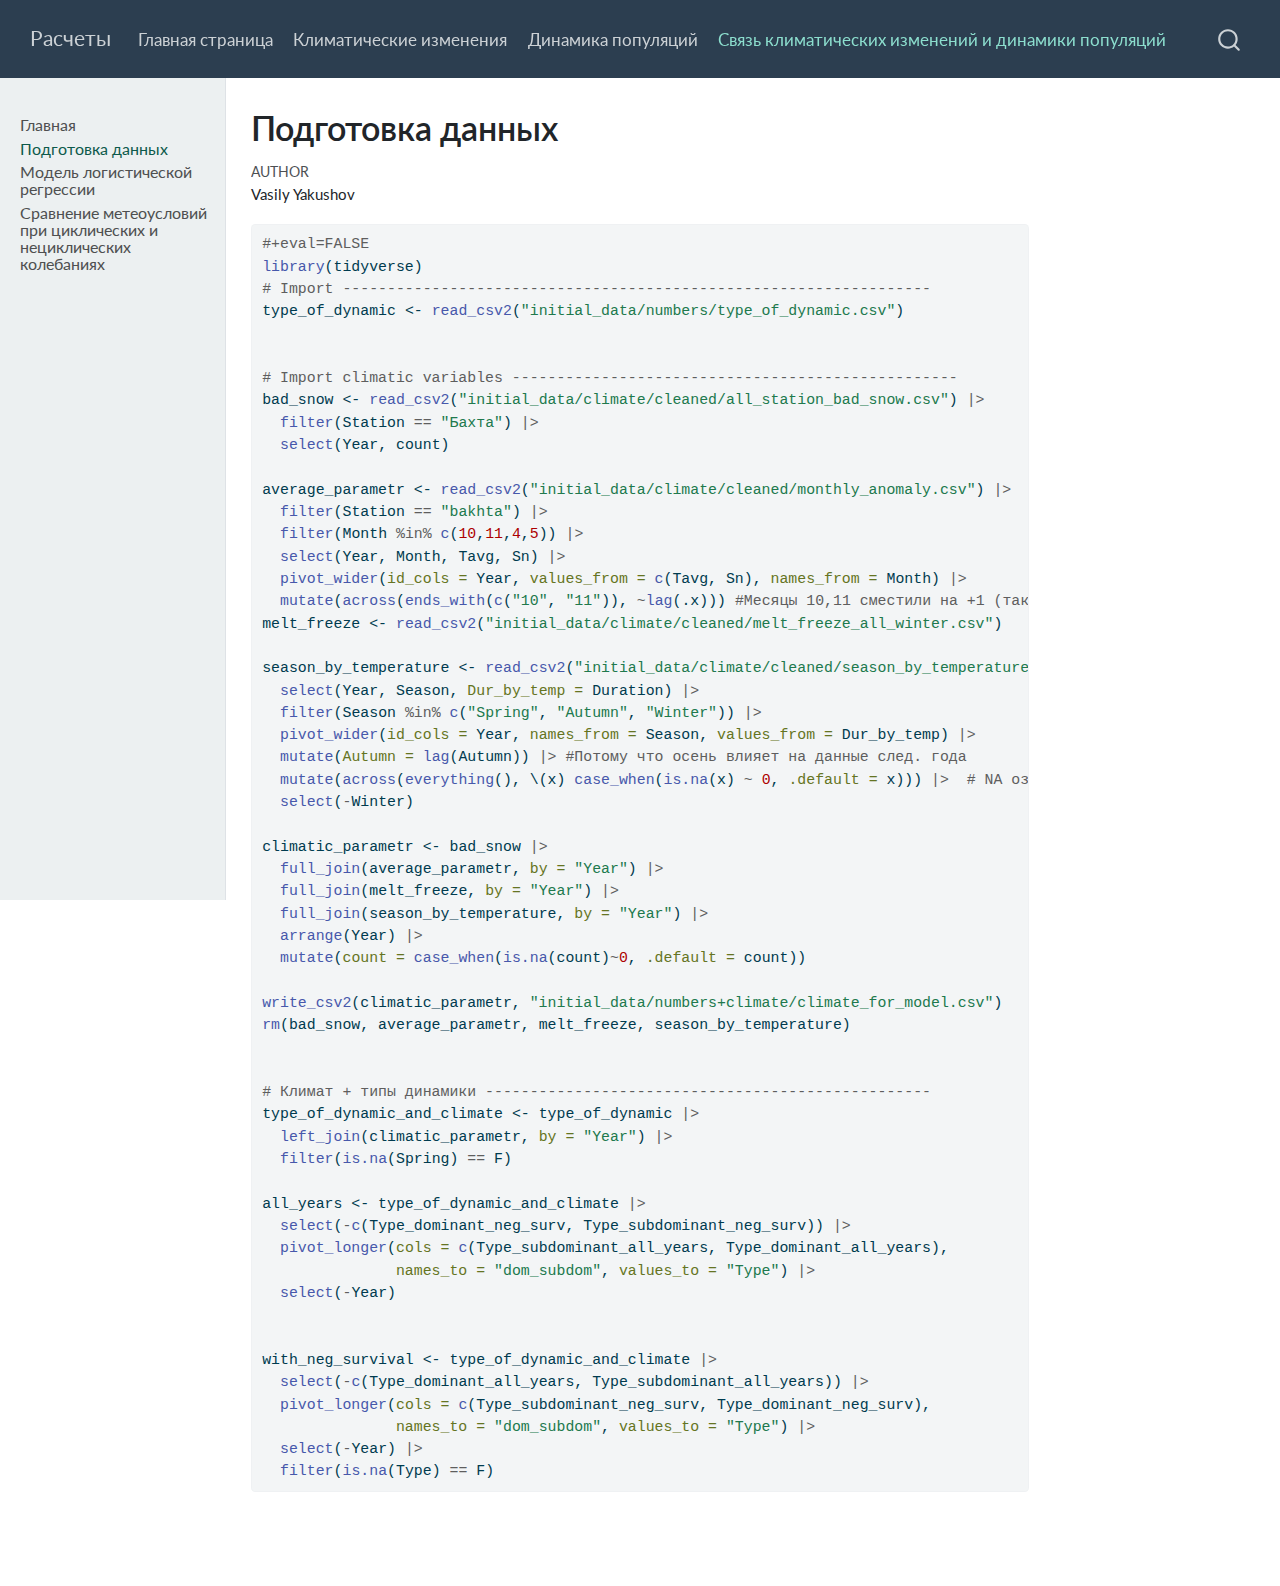
<file: 3_1_data_preparing.html>
<!DOCTYPE html>
<html xmlns="http://www.w3.org/1999/xhtml" lang="en" xml:lang="en"><head>

<meta charset="utf-8">
<meta name="generator" content="quarto-1.4.555">

<meta name="viewport" content="width=device-width, initial-scale=1.0, user-scalable=yes">

<meta name="author" content="Vasily Yakushov">

<title>Расчеты - Подготовка данных</title>
<style>
code{white-space: pre-wrap;}
span.smallcaps{font-variant: small-caps;}
div.columns{display: flex; gap: min(4vw, 1.5em);}
div.column{flex: auto; overflow-x: auto;}
div.hanging-indent{margin-left: 1.5em; text-indent: -1.5em;}
ul.task-list{list-style: none;}
ul.task-list li input[type="checkbox"] {
  width: 0.8em;
  margin: 0 0.8em 0.2em -1em; /* quarto-specific, see https://github.com/quarto-dev/quarto-cli/issues/4556 */ 
  vertical-align: middle;
}
/* CSS for syntax highlighting */
pre > code.sourceCode { white-space: pre; position: relative; }
pre > code.sourceCode > span { line-height: 1.25; }
pre > code.sourceCode > span:empty { height: 1.2em; }
.sourceCode { overflow: visible; }
code.sourceCode > span { color: inherit; text-decoration: inherit; }
div.sourceCode { margin: 1em 0; }
pre.sourceCode { margin: 0; }
@media screen {
div.sourceCode { overflow: auto; }
}
@media print {
pre > code.sourceCode { white-space: pre-wrap; }
pre > code.sourceCode > span { text-indent: -5em; padding-left: 5em; }
}
pre.numberSource code
  { counter-reset: source-line 0; }
pre.numberSource code > span
  { position: relative; left: -4em; counter-increment: source-line; }
pre.numberSource code > span > a:first-child::before
  { content: counter(source-line);
    position: relative; left: -1em; text-align: right; vertical-align: baseline;
    border: none; display: inline-block;
    -webkit-touch-callout: none; -webkit-user-select: none;
    -khtml-user-select: none; -moz-user-select: none;
    -ms-user-select: none; user-select: none;
    padding: 0 4px; width: 4em;
  }
pre.numberSource { margin-left: 3em;  padding-left: 4px; }
div.sourceCode
  {   }
@media screen {
pre > code.sourceCode > span > a:first-child::before { text-decoration: underline; }
}
</style>


<script src="site_libs/quarto-nav/quarto-nav.js"></script>
<script src="site_libs/quarto-nav/headroom.min.js"></script>
<script src="site_libs/clipboard/clipboard.min.js"></script>
<script src="site_libs/quarto-search/autocomplete.umd.js"></script>
<script src="site_libs/quarto-search/fuse.min.js"></script>
<script src="site_libs/quarto-search/quarto-search.js"></script>
<meta name="quarto:offset" content="./">
<script src="site_libs/quarto-html/quarto.js"></script>
<script src="site_libs/quarto-html/popper.min.js"></script>
<script src="site_libs/quarto-html/tippy.umd.min.js"></script>
<script src="site_libs/quarto-html/anchor.min.js"></script>
<link href="site_libs/quarto-html/tippy.css" rel="stylesheet">
<link href="site_libs/quarto-html/quarto-syntax-highlighting.css" rel="stylesheet" id="quarto-text-highlighting-styles">
<script src="site_libs/bootstrap/bootstrap.min.js"></script>
<link href="site_libs/bootstrap/bootstrap-icons.css" rel="stylesheet">
<link href="site_libs/bootstrap/bootstrap.min.css" rel="stylesheet" id="quarto-bootstrap" data-mode="light">
<script id="quarto-search-options" type="application/json">{
  "location": "navbar",
  "copy-button": false,
  "collapse-after": 3,
  "panel-placement": "end",
  "type": "overlay",
  "limit": 50,
  "keyboard-shortcut": [
    "f",
    "/",
    "s"
  ],
  "show-item-context": false,
  "language": {
    "search-no-results-text": "No results",
    "search-matching-documents-text": "matching documents",
    "search-copy-link-title": "Copy link to search",
    "search-hide-matches-text": "Hide additional matches",
    "search-more-match-text": "more match in this document",
    "search-more-matches-text": "more matches in this document",
    "search-clear-button-title": "Clear",
    "search-text-placeholder": "",
    "search-detached-cancel-button-title": "Cancel",
    "search-submit-button-title": "Submit",
    "search-label": "Search"
  }
}</script>


<link rel="stylesheet" href="styles.css">
</head>

<body class="nav-sidebar docked nav-fixed">

<div id="quarto-search-results"></div>
  <header id="quarto-header" class="headroom fixed-top">
    <nav class="navbar navbar-expand-lg " data-bs-theme="dark">
      <div class="navbar-container container-fluid">
      <div class="navbar-brand-container mx-auto">
    <a class="navbar-brand" href="./index.html">
    <span class="navbar-title">Расчеты</span>
    </a>
  </div>
            <div id="quarto-search" class="" title="Search"></div>
          <button class="navbar-toggler" type="button" data-bs-toggle="collapse" data-bs-target="#navbarCollapse" aria-controls="navbarCollapse" aria-expanded="false" aria-label="Toggle navigation" onclick="if (window.quartoToggleHeadroom) { window.quartoToggleHeadroom(); }">
  <span class="navbar-toggler-icon"></span>
</button>
          <div class="collapse navbar-collapse" id="navbarCollapse">
            <ul class="navbar-nav navbar-nav-scroll me-auto">
  <li class="nav-item">
    <a class="nav-link" href="./index.html"> 
<span class="menu-text">Главная страница</span></a>
  </li>  
  <li class="nav-item">
    <a class="nav-link" href="./climate_main.html"> 
<span class="menu-text">Климатические изменения</span></a>
  </li>  
  <li class="nav-item">
    <a class="nav-link" href="./population_dynamic_main.html"> 
<span class="menu-text">Динамика популяций</span></a>
  </li>  
  <li class="nav-item">
    <a class="nav-link active" href="./numbers&amp;climate_main.html" aria-current="page"> 
<span class="menu-text">Связь климатических изменений и динамики популяций</span></a>
  </li>  
</ul>
          </div> <!-- /navcollapse -->
          <div class="quarto-navbar-tools">
</div>
      </div> <!-- /container-fluid -->
    </nav>
  <nav class="quarto-secondary-nav">
    <div class="container-fluid d-flex">
      <button type="button" class="quarto-btn-toggle btn" data-bs-toggle="collapse" data-bs-target=".quarto-sidebar-collapse-item" aria-controls="quarto-sidebar" aria-expanded="false" aria-label="Toggle sidebar navigation" onclick="if (window.quartoToggleHeadroom) { window.quartoToggleHeadroom(); }">
        <i class="bi bi-layout-text-sidebar-reverse"></i>
      </button>
        <nav class="quarto-page-breadcrumbs" aria-label="breadcrumb"><ol class="breadcrumb"><li class="breadcrumb-item"><a href="./3_1_data_preparing.html">Подготовка данных</a></li></ol></nav>
        <a class="flex-grow-1" role="button" data-bs-toggle="collapse" data-bs-target=".quarto-sidebar-collapse-item" aria-controls="quarto-sidebar" aria-expanded="false" aria-label="Toggle sidebar navigation" onclick="if (window.quartoToggleHeadroom) { window.quartoToggleHeadroom(); }">      
        </a>
    </div>
  </nav>
</header>
<!-- content -->
<div id="quarto-content" class="quarto-container page-columns page-rows-contents page-layout-article page-navbar">
<!-- sidebar -->
  <nav id="quarto-sidebar" class="sidebar collapse collapse-horizontal quarto-sidebar-collapse-item sidebar-navigation docked overflow-auto">
    <div class="sidebar-menu-container"> 
    <ul class="list-unstyled mt-1">
        <li class="sidebar-item">
  <div class="sidebar-item-container"> 
  <a href="./numbers&amp;climate_main.html" class="sidebar-item-text sidebar-link">
 <span class="menu-text">Главная</span></a>
  </div>
</li>
        <li class="sidebar-item">
  <div class="sidebar-item-container"> 
  <a href="./3_1_data_preparing.html" class="sidebar-item-text sidebar-link active">
 <span class="menu-text">Подготовка данных</span></a>
  </div>
</li>
        <li class="sidebar-item">
  <div class="sidebar-item-container"> 
  <a href="./3_2_logistic_regression.html" class="sidebar-item-text sidebar-link">
 <span class="menu-text">Модель логистической регрессии</span></a>
  </div>
</li>
        <li class="sidebar-item">
  <div class="sidebar-item-container"> 
  <a href="./3_3_compare_conditions.html" class="sidebar-item-text sidebar-link">
 <span class="menu-text">Сравнение метеоусловий при циклических и нециклических колебаниях</span></a>
  </div>
</li>
    </ul>
    </div>
</nav>
<div id="quarto-sidebar-glass" class="quarto-sidebar-collapse-item" data-bs-toggle="collapse" data-bs-target=".quarto-sidebar-collapse-item"></div>
<!-- margin-sidebar -->
    <div id="quarto-margin-sidebar" class="sidebar margin-sidebar">
        
    </div>
<!-- main -->
<main class="content" id="quarto-document-content">

<header id="title-block-header" class="quarto-title-block default">
<div class="quarto-title">
<h1 class="title">Подготовка данных</h1>
</div>



<div class="quarto-title-meta">

    <div>
    <div class="quarto-title-meta-heading">Author</div>
    <div class="quarto-title-meta-contents">
             <p>Vasily Yakushov </p>
          </div>
  </div>
    
  
    
  </div>
  


</header>


<div class="sourceCode" id="cb1"><pre class="sourceCode r code-with-copy"><code class="sourceCode r"><span id="cb1-1"><a href="#cb1-1" aria-hidden="true" tabindex="-1"></a><span class="co">#+eval=FALSE</span></span>
<span id="cb1-2"><a href="#cb1-2" aria-hidden="true" tabindex="-1"></a><span class="fu">library</span>(tidyverse)</span>
<span id="cb1-3"><a href="#cb1-3" aria-hidden="true" tabindex="-1"></a><span class="co"># Import ------------------------------------------------------------------</span></span>
<span id="cb1-4"><a href="#cb1-4" aria-hidden="true" tabindex="-1"></a>type_of_dynamic <span class="ot">&lt;-</span> <span class="fu">read_csv2</span>(<span class="st">"initial_data/numbers/type_of_dynamic.csv"</span>)</span>
<span id="cb1-5"><a href="#cb1-5" aria-hidden="true" tabindex="-1"></a></span>
<span id="cb1-6"><a href="#cb1-6" aria-hidden="true" tabindex="-1"></a></span>
<span id="cb1-7"><a href="#cb1-7" aria-hidden="true" tabindex="-1"></a><span class="co"># Import climatic variables --------------------------------------------------</span></span>
<span id="cb1-8"><a href="#cb1-8" aria-hidden="true" tabindex="-1"></a>bad_snow <span class="ot">&lt;-</span> <span class="fu">read_csv2</span>(<span class="st">"initial_data/climate/cleaned/all_station_bad_snow.csv"</span>) <span class="sc">|&gt;</span> </span>
<span id="cb1-9"><a href="#cb1-9" aria-hidden="true" tabindex="-1"></a>  <span class="fu">filter</span>(Station <span class="sc">==</span> <span class="st">"Бахта"</span>) <span class="sc">|&gt;</span> </span>
<span id="cb1-10"><a href="#cb1-10" aria-hidden="true" tabindex="-1"></a>  <span class="fu">select</span>(Year, count)</span>
<span id="cb1-11"><a href="#cb1-11" aria-hidden="true" tabindex="-1"></a></span>
<span id="cb1-12"><a href="#cb1-12" aria-hidden="true" tabindex="-1"></a>average_parametr <span class="ot">&lt;-</span> <span class="fu">read_csv2</span>(<span class="st">"initial_data/climate/cleaned/monthly_anomaly.csv"</span>) <span class="sc">|&gt;</span> </span>
<span id="cb1-13"><a href="#cb1-13" aria-hidden="true" tabindex="-1"></a>  <span class="fu">filter</span>(Station <span class="sc">==</span> <span class="st">"bakhta"</span>) <span class="sc">|&gt;</span> </span>
<span id="cb1-14"><a href="#cb1-14" aria-hidden="true" tabindex="-1"></a>  <span class="fu">filter</span>(Month <span class="sc">%in%</span> <span class="fu">c</span>(<span class="dv">10</span>,<span class="dv">11</span>,<span class="dv">4</span>,<span class="dv">5</span>)) <span class="sc">|&gt;</span> </span>
<span id="cb1-15"><a href="#cb1-15" aria-hidden="true" tabindex="-1"></a>  <span class="fu">select</span>(Year, Month, Tavg, Sn) <span class="sc">|&gt;</span> </span>
<span id="cb1-16"><a href="#cb1-16" aria-hidden="true" tabindex="-1"></a>  <span class="fu">pivot_wider</span>(<span class="at">id_cols =</span> Year, <span class="at">values_from =</span> <span class="fu">c</span>(Tavg, Sn), <span class="at">names_from =</span> Month) <span class="sc">|&gt;</span> </span>
<span id="cb1-17"><a href="#cb1-17" aria-hidden="true" tabindex="-1"></a>  <span class="fu">mutate</span>(<span class="fu">across</span>(<span class="fu">ends_with</span>(<span class="fu">c</span>(<span class="st">"10"</span>, <span class="st">"11"</span>)), <span class="sc">~</span><span class="fu">lag</span>(.x))) <span class="co">#Месяцы 10,11 сместили на +1 (так как сопоставляем с данными по численности со следующим годом)</span></span>
<span id="cb1-18"><a href="#cb1-18" aria-hidden="true" tabindex="-1"></a>melt_freeze <span class="ot">&lt;-</span> <span class="fu">read_csv2</span>(<span class="st">"initial_data/climate/cleaned/melt_freeze_all_winter.csv"</span>)</span>
<span id="cb1-19"><a href="#cb1-19" aria-hidden="true" tabindex="-1"></a></span>
<span id="cb1-20"><a href="#cb1-20" aria-hidden="true" tabindex="-1"></a>season_by_temperature <span class="ot">&lt;-</span> <span class="fu">read_csv2</span>(<span class="st">"initial_data/climate/cleaned/season_by_temperature.csv"</span>) <span class="sc">|&gt;</span> </span>
<span id="cb1-21"><a href="#cb1-21" aria-hidden="true" tabindex="-1"></a>  <span class="fu">select</span>(Year, Season, <span class="at">Dur_by_temp =</span> Duration) <span class="sc">|&gt;</span> </span>
<span id="cb1-22"><a href="#cb1-22" aria-hidden="true" tabindex="-1"></a>  <span class="fu">filter</span>(Season <span class="sc">%in%</span> <span class="fu">c</span>(<span class="st">"Spring"</span>, <span class="st">"Autumn"</span>, <span class="st">"Winter"</span>)) <span class="sc">|&gt;</span> </span>
<span id="cb1-23"><a href="#cb1-23" aria-hidden="true" tabindex="-1"></a>  <span class="fu">pivot_wider</span>(<span class="at">id_cols =</span> Year, <span class="at">names_from =</span> Season, <span class="at">values_from =</span> Dur_by_temp) <span class="sc">|&gt;</span> </span>
<span id="cb1-24"><a href="#cb1-24" aria-hidden="true" tabindex="-1"></a>  <span class="fu">mutate</span>(<span class="at">Autumn =</span> <span class="fu">lag</span>(Autumn)) <span class="sc">|&gt;</span> <span class="co">#Потому что осень влияет на данные след. года</span></span>
<span id="cb1-25"><a href="#cb1-25" aria-hidden="true" tabindex="-1"></a>  <span class="fu">mutate</span>(<span class="fu">across</span>(<span class="fu">everything</span>(), \(x) <span class="fu">case_when</span>(<span class="fu">is.na</span>(x) <span class="sc">~</span> <span class="dv">0</span>, <span class="at">.default =</span> x))) <span class="sc">|&gt;</span>  <span class="co"># NA означает 0 (значит переходы были резкими, а не размазанными)</span></span>
<span id="cb1-26"><a href="#cb1-26" aria-hidden="true" tabindex="-1"></a>  <span class="fu">select</span>(<span class="sc">-</span>Winter)</span>
<span id="cb1-27"><a href="#cb1-27" aria-hidden="true" tabindex="-1"></a></span>
<span id="cb1-28"><a href="#cb1-28" aria-hidden="true" tabindex="-1"></a>climatic_parametr <span class="ot">&lt;-</span> bad_snow <span class="sc">|&gt;</span> </span>
<span id="cb1-29"><a href="#cb1-29" aria-hidden="true" tabindex="-1"></a>  <span class="fu">full_join</span>(average_parametr, <span class="at">by =</span> <span class="st">"Year"</span>) <span class="sc">|&gt;</span> </span>
<span id="cb1-30"><a href="#cb1-30" aria-hidden="true" tabindex="-1"></a>  <span class="fu">full_join</span>(melt_freeze, <span class="at">by =</span> <span class="st">"Year"</span>) <span class="sc">|&gt;</span> </span>
<span id="cb1-31"><a href="#cb1-31" aria-hidden="true" tabindex="-1"></a>  <span class="fu">full_join</span>(season_by_temperature, <span class="at">by =</span> <span class="st">"Year"</span>) <span class="sc">|&gt;</span> </span>
<span id="cb1-32"><a href="#cb1-32" aria-hidden="true" tabindex="-1"></a>  <span class="fu">arrange</span>(Year) <span class="sc">|&gt;</span> </span>
<span id="cb1-33"><a href="#cb1-33" aria-hidden="true" tabindex="-1"></a>  <span class="fu">mutate</span>(<span class="at">count =</span> <span class="fu">case_when</span>(<span class="fu">is.na</span>(count)<span class="sc">~</span><span class="dv">0</span>, <span class="at">.default =</span> count))</span>
<span id="cb1-34"><a href="#cb1-34" aria-hidden="true" tabindex="-1"></a></span>
<span id="cb1-35"><a href="#cb1-35" aria-hidden="true" tabindex="-1"></a><span class="fu">write_csv2</span>(climatic_parametr, <span class="st">"initial_data/numbers+climate/climate_for_model.csv"</span>)</span>
<span id="cb1-36"><a href="#cb1-36" aria-hidden="true" tabindex="-1"></a><span class="fu">rm</span>(bad_snow, average_parametr, melt_freeze, season_by_temperature)</span>
<span id="cb1-37"><a href="#cb1-37" aria-hidden="true" tabindex="-1"></a></span>
<span id="cb1-38"><a href="#cb1-38" aria-hidden="true" tabindex="-1"></a></span>
<span id="cb1-39"><a href="#cb1-39" aria-hidden="true" tabindex="-1"></a><span class="co"># Климат + типы динамики --------------------------------------------------</span></span>
<span id="cb1-40"><a href="#cb1-40" aria-hidden="true" tabindex="-1"></a>type_of_dynamic_and_climate <span class="ot">&lt;-</span> type_of_dynamic <span class="sc">|&gt;</span> </span>
<span id="cb1-41"><a href="#cb1-41" aria-hidden="true" tabindex="-1"></a>  <span class="fu">left_join</span>(climatic_parametr, <span class="at">by =</span> <span class="st">"Year"</span>) <span class="sc">|&gt;</span> </span>
<span id="cb1-42"><a href="#cb1-42" aria-hidden="true" tabindex="-1"></a>  <span class="fu">filter</span>(<span class="fu">is.na</span>(Spring) <span class="sc">==</span> F)</span>
<span id="cb1-43"><a href="#cb1-43" aria-hidden="true" tabindex="-1"></a></span>
<span id="cb1-44"><a href="#cb1-44" aria-hidden="true" tabindex="-1"></a>all_years <span class="ot">&lt;-</span> type_of_dynamic_and_climate <span class="sc">|&gt;</span> </span>
<span id="cb1-45"><a href="#cb1-45" aria-hidden="true" tabindex="-1"></a>  <span class="fu">select</span>(<span class="sc">-</span><span class="fu">c</span>(Type_dominant_neg_surv, Type_subdominant_neg_surv)) <span class="sc">|&gt;</span> </span>
<span id="cb1-46"><a href="#cb1-46" aria-hidden="true" tabindex="-1"></a>  <span class="fu">pivot_longer</span>(<span class="at">cols =</span> <span class="fu">c</span>(Type_subdominant_all_years, Type_dominant_all_years),</span>
<span id="cb1-47"><a href="#cb1-47" aria-hidden="true" tabindex="-1"></a>               <span class="at">names_to =</span> <span class="st">"dom_subdom"</span>, <span class="at">values_to =</span> <span class="st">"Type"</span>) <span class="sc">|&gt;</span> </span>
<span id="cb1-48"><a href="#cb1-48" aria-hidden="true" tabindex="-1"></a>  <span class="fu">select</span>(<span class="sc">-</span>Year)</span>
<span id="cb1-49"><a href="#cb1-49" aria-hidden="true" tabindex="-1"></a></span>
<span id="cb1-50"><a href="#cb1-50" aria-hidden="true" tabindex="-1"></a></span>
<span id="cb1-51"><a href="#cb1-51" aria-hidden="true" tabindex="-1"></a>with_neg_survival <span class="ot">&lt;-</span> type_of_dynamic_and_climate <span class="sc">|&gt;</span> </span>
<span id="cb1-52"><a href="#cb1-52" aria-hidden="true" tabindex="-1"></a>  <span class="fu">select</span>(<span class="sc">-</span><span class="fu">c</span>(Type_dominant_all_years, Type_subdominant_all_years)) <span class="sc">|&gt;</span> </span>
<span id="cb1-53"><a href="#cb1-53" aria-hidden="true" tabindex="-1"></a>  <span class="fu">pivot_longer</span>(<span class="at">cols =</span> <span class="fu">c</span>(Type_subdominant_neg_surv, Type_dominant_neg_surv),</span>
<span id="cb1-54"><a href="#cb1-54" aria-hidden="true" tabindex="-1"></a>               <span class="at">names_to =</span> <span class="st">"dom_subdom"</span>, <span class="at">values_to =</span> <span class="st">"Type"</span>) <span class="sc">|&gt;</span> </span>
<span id="cb1-55"><a href="#cb1-55" aria-hidden="true" tabindex="-1"></a>  <span class="fu">select</span>(<span class="sc">-</span>Year) <span class="sc">|&gt;</span> </span>
<span id="cb1-56"><a href="#cb1-56" aria-hidden="true" tabindex="-1"></a>  <span class="fu">filter</span>(<span class="fu">is.na</span>(Type) <span class="sc">==</span> F)</span></code><button title="Copy to Clipboard" class="code-copy-button"><i class="bi"></i></button></pre></div>



</main> <!-- /main -->
<script id="quarto-html-after-body" type="application/javascript">
window.document.addEventListener("DOMContentLoaded", function (event) {
  const toggleBodyColorMode = (bsSheetEl) => {
    const mode = bsSheetEl.getAttribute("data-mode");
    const bodyEl = window.document.querySelector("body");
    if (mode === "dark") {
      bodyEl.classList.add("quarto-dark");
      bodyEl.classList.remove("quarto-light");
    } else {
      bodyEl.classList.add("quarto-light");
      bodyEl.classList.remove("quarto-dark");
    }
  }
  const toggleBodyColorPrimary = () => {
    const bsSheetEl = window.document.querySelector("link#quarto-bootstrap");
    if (bsSheetEl) {
      toggleBodyColorMode(bsSheetEl);
    }
  }
  toggleBodyColorPrimary();  
  const icon = "";
  const anchorJS = new window.AnchorJS();
  anchorJS.options = {
    placement: 'right',
    icon: icon
  };
  anchorJS.add('.anchored');
  const isCodeAnnotation = (el) => {
    for (const clz of el.classList) {
      if (clz.startsWith('code-annotation-')) {                     
        return true;
      }
    }
    return false;
  }
  const clipboard = new window.ClipboardJS('.code-copy-button', {
    text: function(trigger) {
      const codeEl = trigger.previousElementSibling.cloneNode(true);
      for (const childEl of codeEl.children) {
        if (isCodeAnnotation(childEl)) {
          childEl.remove();
        }
      }
      return codeEl.innerText;
    }
  });
  clipboard.on('success', function(e) {
    // button target
    const button = e.trigger;
    // don't keep focus
    button.blur();
    // flash "checked"
    button.classList.add('code-copy-button-checked');
    var currentTitle = button.getAttribute("title");
    button.setAttribute("title", "Copied!");
    let tooltip;
    if (window.bootstrap) {
      button.setAttribute("data-bs-toggle", "tooltip");
      button.setAttribute("data-bs-placement", "left");
      button.setAttribute("data-bs-title", "Copied!");
      tooltip = new bootstrap.Tooltip(button, 
        { trigger: "manual", 
          customClass: "code-copy-button-tooltip",
          offset: [0, -8]});
      tooltip.show();    
    }
    setTimeout(function() {
      if (tooltip) {
        tooltip.hide();
        button.removeAttribute("data-bs-title");
        button.removeAttribute("data-bs-toggle");
        button.removeAttribute("data-bs-placement");
      }
      button.setAttribute("title", currentTitle);
      button.classList.remove('code-copy-button-checked');
    }, 1000);
    // clear code selection
    e.clearSelection();
  });
    var localhostRegex = new RegExp(/^(?:http|https):\/\/localhost\:?[0-9]*\//);
    var mailtoRegex = new RegExp(/^mailto:/);
      var filterRegex = new RegExp('/' + window.location.host + '/');
    var isInternal = (href) => {
        return filterRegex.test(href) || localhostRegex.test(href) || mailtoRegex.test(href);
    }
    // Inspect non-navigation links and adorn them if external
 	var links = window.document.querySelectorAll('a[href]:not(.nav-link):not(.navbar-brand):not(.toc-action):not(.sidebar-link):not(.sidebar-item-toggle):not(.pagination-link):not(.no-external):not([aria-hidden]):not(.dropdown-item):not(.quarto-navigation-tool)');
    for (var i=0; i<links.length; i++) {
      const link = links[i];
      if (!isInternal(link.href)) {
        // undo the damage that might have been done by quarto-nav.js in the case of
        // links that we want to consider external
        if (link.dataset.originalHref !== undefined) {
          link.href = link.dataset.originalHref;
        }
      }
    }
  function tippyHover(el, contentFn, onTriggerFn, onUntriggerFn) {
    const config = {
      allowHTML: true,
      maxWidth: 500,
      delay: 100,
      arrow: false,
      appendTo: function(el) {
          return el.parentElement;
      },
      interactive: true,
      interactiveBorder: 10,
      theme: 'quarto',
      placement: 'bottom-start',
    };
    if (contentFn) {
      config.content = contentFn;
    }
    if (onTriggerFn) {
      config.onTrigger = onTriggerFn;
    }
    if (onUntriggerFn) {
      config.onUntrigger = onUntriggerFn;
    }
    window.tippy(el, config); 
  }
  const noterefs = window.document.querySelectorAll('a[role="doc-noteref"]');
  for (var i=0; i<noterefs.length; i++) {
    const ref = noterefs[i];
    tippyHover(ref, function() {
      // use id or data attribute instead here
      let href = ref.getAttribute('data-footnote-href') || ref.getAttribute('href');
      try { href = new URL(href).hash; } catch {}
      const id = href.replace(/^#\/?/, "");
      const note = window.document.getElementById(id);
      if (note) {
        return note.innerHTML;
      } else {
        return "";
      }
    });
  }
  const xrefs = window.document.querySelectorAll('a.quarto-xref');
  const processXRef = (id, note) => {
    // Strip column container classes
    const stripColumnClz = (el) => {
      el.classList.remove("page-full", "page-columns");
      if (el.children) {
        for (const child of el.children) {
          stripColumnClz(child);
        }
      }
    }
    stripColumnClz(note)
    if (id === null || id.startsWith('sec-')) {
      // Special case sections, only their first couple elements
      const container = document.createElement("div");
      if (note.children && note.children.length > 2) {
        container.appendChild(note.children[0].cloneNode(true));
        for (let i = 1; i < note.children.length; i++) {
          const child = note.children[i];
          if (child.tagName === "P" && child.innerText === "") {
            continue;
          } else {
            container.appendChild(child.cloneNode(true));
            break;
          }
        }
        if (window.Quarto?.typesetMath) {
          window.Quarto.typesetMath(container);
        }
        return container.innerHTML
      } else {
        if (window.Quarto?.typesetMath) {
          window.Quarto.typesetMath(note);
        }
        return note.innerHTML;
      }
    } else {
      // Remove any anchor links if they are present
      const anchorLink = note.querySelector('a.anchorjs-link');
      if (anchorLink) {
        anchorLink.remove();
      }
      if (window.Quarto?.typesetMath) {
        window.Quarto.typesetMath(note);
      }
      // TODO in 1.5, we should make sure this works without a callout special case
      if (note.classList.contains("callout")) {
        return note.outerHTML;
      } else {
        return note.innerHTML;
      }
    }
  }
  for (var i=0; i<xrefs.length; i++) {
    const xref = xrefs[i];
    tippyHover(xref, undefined, function(instance) {
      instance.disable();
      let url = xref.getAttribute('href');
      let hash = undefined; 
      if (url.startsWith('#')) {
        hash = url;
      } else {
        try { hash = new URL(url).hash; } catch {}
      }
      if (hash) {
        const id = hash.replace(/^#\/?/, "");
        const note = window.document.getElementById(id);
        if (note !== null) {
          try {
            const html = processXRef(id, note.cloneNode(true));
            instance.setContent(html);
          } finally {
            instance.enable();
            instance.show();
          }
        } else {
          // See if we can fetch this
          fetch(url.split('#')[0])
          .then(res => res.text())
          .then(html => {
            const parser = new DOMParser();
            const htmlDoc = parser.parseFromString(html, "text/html");
            const note = htmlDoc.getElementById(id);
            if (note !== null) {
              const html = processXRef(id, note);
              instance.setContent(html);
            } 
          }).finally(() => {
            instance.enable();
            instance.show();
          });
        }
      } else {
        // See if we can fetch a full url (with no hash to target)
        // This is a special case and we should probably do some content thinning / targeting
        fetch(url)
        .then(res => res.text())
        .then(html => {
          const parser = new DOMParser();
          const htmlDoc = parser.parseFromString(html, "text/html");
          const note = htmlDoc.querySelector('main.content');
          if (note !== null) {
            // This should only happen for chapter cross references
            // (since there is no id in the URL)
            // remove the first header
            if (note.children.length > 0 && note.children[0].tagName === "HEADER") {
              note.children[0].remove();
            }
            const html = processXRef(null, note);
            instance.setContent(html);
          } 
        }).finally(() => {
          instance.enable();
          instance.show();
        });
      }
    }, function(instance) {
    });
  }
      let selectedAnnoteEl;
      const selectorForAnnotation = ( cell, annotation) => {
        let cellAttr = 'data-code-cell="' + cell + '"';
        let lineAttr = 'data-code-annotation="' +  annotation + '"';
        const selector = 'span[' + cellAttr + '][' + lineAttr + ']';
        return selector;
      }
      const selectCodeLines = (annoteEl) => {
        const doc = window.document;
        const targetCell = annoteEl.getAttribute("data-target-cell");
        const targetAnnotation = annoteEl.getAttribute("data-target-annotation");
        const annoteSpan = window.document.querySelector(selectorForAnnotation(targetCell, targetAnnotation));
        const lines = annoteSpan.getAttribute("data-code-lines").split(",");
        const lineIds = lines.map((line) => {
          return targetCell + "-" + line;
        })
        let top = null;
        let height = null;
        let parent = null;
        if (lineIds.length > 0) {
            //compute the position of the single el (top and bottom and make a div)
            const el = window.document.getElementById(lineIds[0]);
            top = el.offsetTop;
            height = el.offsetHeight;
            parent = el.parentElement.parentElement;
          if (lineIds.length > 1) {
            const lastEl = window.document.getElementById(lineIds[lineIds.length - 1]);
            const bottom = lastEl.offsetTop + lastEl.offsetHeight;
            height = bottom - top;
          }
          if (top !== null && height !== null && parent !== null) {
            // cook up a div (if necessary) and position it 
            let div = window.document.getElementById("code-annotation-line-highlight");
            if (div === null) {
              div = window.document.createElement("div");
              div.setAttribute("id", "code-annotation-line-highlight");
              div.style.position = 'absolute';
              parent.appendChild(div);
            }
            div.style.top = top - 2 + "px";
            div.style.height = height + 4 + "px";
            div.style.left = 0;
            let gutterDiv = window.document.getElementById("code-annotation-line-highlight-gutter");
            if (gutterDiv === null) {
              gutterDiv = window.document.createElement("div");
              gutterDiv.setAttribute("id", "code-annotation-line-highlight-gutter");
              gutterDiv.style.position = 'absolute';
              const codeCell = window.document.getElementById(targetCell);
              const gutter = codeCell.querySelector('.code-annotation-gutter');
              gutter.appendChild(gutterDiv);
            }
            gutterDiv.style.top = top - 2 + "px";
            gutterDiv.style.height = height + 4 + "px";
          }
          selectedAnnoteEl = annoteEl;
        }
      };
      const unselectCodeLines = () => {
        const elementsIds = ["code-annotation-line-highlight", "code-annotation-line-highlight-gutter"];
        elementsIds.forEach((elId) => {
          const div = window.document.getElementById(elId);
          if (div) {
            div.remove();
          }
        });
        selectedAnnoteEl = undefined;
      };
        // Handle positioning of the toggle
    window.addEventListener(
      "resize",
      throttle(() => {
        elRect = undefined;
        if (selectedAnnoteEl) {
          selectCodeLines(selectedAnnoteEl);
        }
      }, 10)
    );
    function throttle(fn, ms) {
    let throttle = false;
    let timer;
      return (...args) => {
        if(!throttle) { // first call gets through
            fn.apply(this, args);
            throttle = true;
        } else { // all the others get throttled
            if(timer) clearTimeout(timer); // cancel #2
            timer = setTimeout(() => {
              fn.apply(this, args);
              timer = throttle = false;
            }, ms);
        }
      };
    }
      // Attach click handler to the DT
      const annoteDls = window.document.querySelectorAll('dt[data-target-cell]');
      for (const annoteDlNode of annoteDls) {
        annoteDlNode.addEventListener('click', (event) => {
          const clickedEl = event.target;
          if (clickedEl !== selectedAnnoteEl) {
            unselectCodeLines();
            const activeEl = window.document.querySelector('dt[data-target-cell].code-annotation-active');
            if (activeEl) {
              activeEl.classList.remove('code-annotation-active');
            }
            selectCodeLines(clickedEl);
            clickedEl.classList.add('code-annotation-active');
          } else {
            // Unselect the line
            unselectCodeLines();
            clickedEl.classList.remove('code-annotation-active');
          }
        });
      }
  const findCites = (el) => {
    const parentEl = el.parentElement;
    if (parentEl) {
      const cites = parentEl.dataset.cites;
      if (cites) {
        return {
          el,
          cites: cites.split(' ')
        };
      } else {
        return findCites(el.parentElement)
      }
    } else {
      return undefined;
    }
  };
  var bibliorefs = window.document.querySelectorAll('a[role="doc-biblioref"]');
  for (var i=0; i<bibliorefs.length; i++) {
    const ref = bibliorefs[i];
    const citeInfo = findCites(ref);
    if (citeInfo) {
      tippyHover(citeInfo.el, function() {
        var popup = window.document.createElement('div');
        citeInfo.cites.forEach(function(cite) {
          var citeDiv = window.document.createElement('div');
          citeDiv.classList.add('hanging-indent');
          citeDiv.classList.add('csl-entry');
          var biblioDiv = window.document.getElementById('ref-' + cite);
          if (biblioDiv) {
            citeDiv.innerHTML = biblioDiv.innerHTML;
          }
          popup.appendChild(citeDiv);
        });
        return popup.innerHTML;
      });
    }
  }
});
</script>
</div> <!-- /content -->




</body></html>
</file>
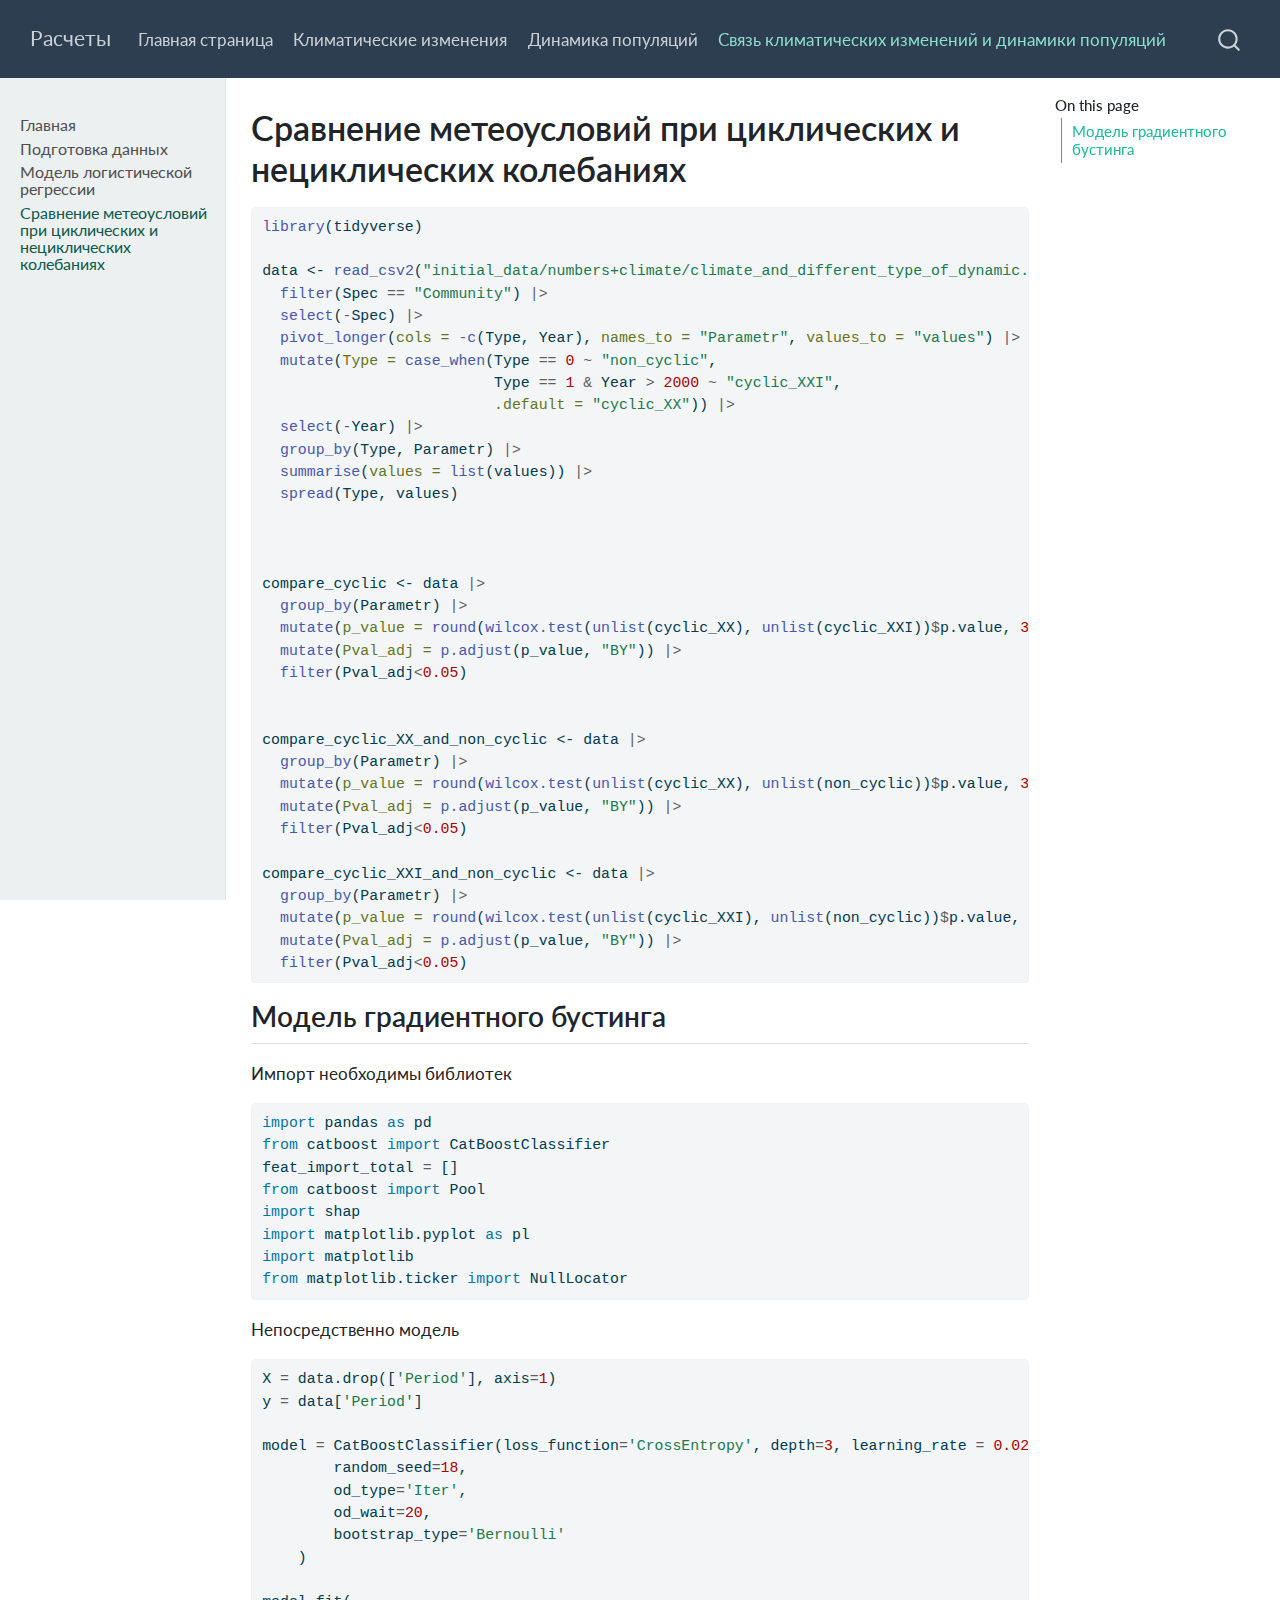
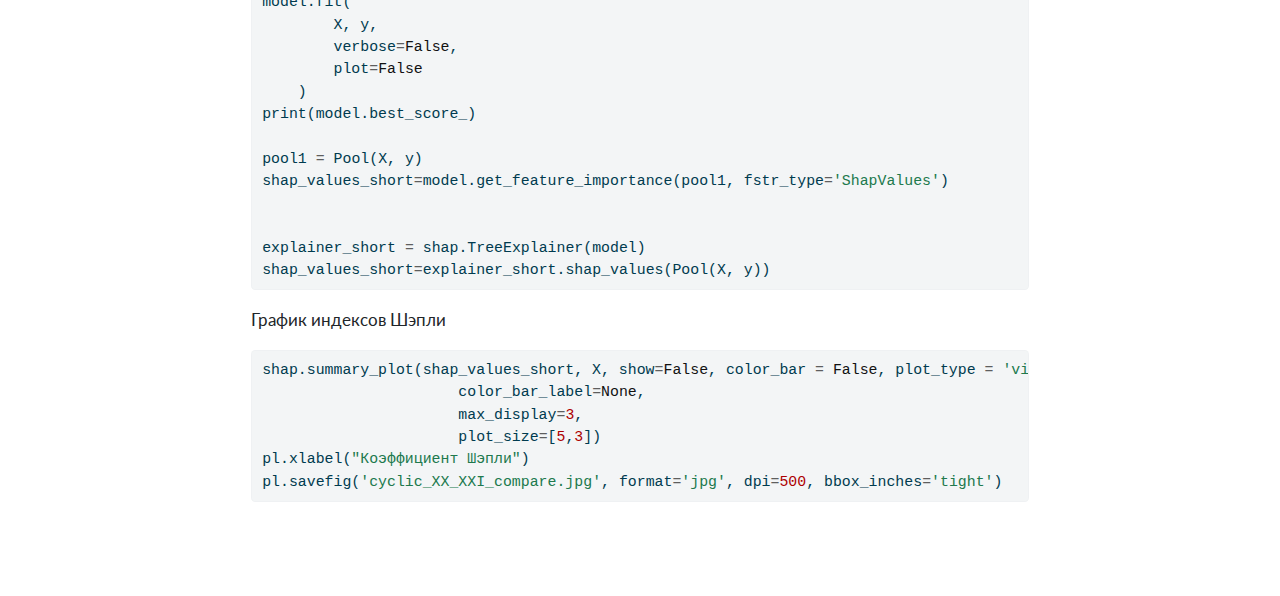
<file: 3_3_compare_conditions.html>
<!DOCTYPE html>
<html xmlns="http://www.w3.org/1999/xhtml" lang="en" xml:lang="en"><head>

<meta charset="utf-8">
<meta name="generator" content="quarto-1.4.555">

<meta name="viewport" content="width=device-width, initial-scale=1.0, user-scalable=yes">


<title>Расчеты - Сравнение метеоусловий при циклических и нециклических колебаниях</title>
<style>
code{white-space: pre-wrap;}
span.smallcaps{font-variant: small-caps;}
div.columns{display: flex; gap: min(4vw, 1.5em);}
div.column{flex: auto; overflow-x: auto;}
div.hanging-indent{margin-left: 1.5em; text-indent: -1.5em;}
ul.task-list{list-style: none;}
ul.task-list li input[type="checkbox"] {
  width: 0.8em;
  margin: 0 0.8em 0.2em -1em; /* quarto-specific, see https://github.com/quarto-dev/quarto-cli/issues/4556 */ 
  vertical-align: middle;
}
/* CSS for syntax highlighting */
pre > code.sourceCode { white-space: pre; position: relative; }
pre > code.sourceCode > span { line-height: 1.25; }
pre > code.sourceCode > span:empty { height: 1.2em; }
.sourceCode { overflow: visible; }
code.sourceCode > span { color: inherit; text-decoration: inherit; }
div.sourceCode { margin: 1em 0; }
pre.sourceCode { margin: 0; }
@media screen {
div.sourceCode { overflow: auto; }
}
@media print {
pre > code.sourceCode { white-space: pre-wrap; }
pre > code.sourceCode > span { text-indent: -5em; padding-left: 5em; }
}
pre.numberSource code
  { counter-reset: source-line 0; }
pre.numberSource code > span
  { position: relative; left: -4em; counter-increment: source-line; }
pre.numberSource code > span > a:first-child::before
  { content: counter(source-line);
    position: relative; left: -1em; text-align: right; vertical-align: baseline;
    border: none; display: inline-block;
    -webkit-touch-callout: none; -webkit-user-select: none;
    -khtml-user-select: none; -moz-user-select: none;
    -ms-user-select: none; user-select: none;
    padding: 0 4px; width: 4em;
  }
pre.numberSource { margin-left: 3em;  padding-left: 4px; }
div.sourceCode
  {   }
@media screen {
pre > code.sourceCode > span > a:first-child::before { text-decoration: underline; }
}
</style>


<script src="site_libs/quarto-nav/quarto-nav.js"></script>
<script src="site_libs/quarto-nav/headroom.min.js"></script>
<script src="site_libs/clipboard/clipboard.min.js"></script>
<script src="site_libs/quarto-search/autocomplete.umd.js"></script>
<script src="site_libs/quarto-search/fuse.min.js"></script>
<script src="site_libs/quarto-search/quarto-search.js"></script>
<meta name="quarto:offset" content="./">
<script src="site_libs/quarto-html/quarto.js"></script>
<script src="site_libs/quarto-html/popper.min.js"></script>
<script src="site_libs/quarto-html/tippy.umd.min.js"></script>
<script src="site_libs/quarto-html/anchor.min.js"></script>
<link href="site_libs/quarto-html/tippy.css" rel="stylesheet">
<link href="site_libs/quarto-html/quarto-syntax-highlighting.css" rel="stylesheet" id="quarto-text-highlighting-styles">
<script src="site_libs/bootstrap/bootstrap.min.js"></script>
<link href="site_libs/bootstrap/bootstrap-icons.css" rel="stylesheet">
<link href="site_libs/bootstrap/bootstrap.min.css" rel="stylesheet" id="quarto-bootstrap" data-mode="light">
<script id="quarto-search-options" type="application/json">{
  "location": "navbar",
  "copy-button": false,
  "collapse-after": 3,
  "panel-placement": "end",
  "type": "overlay",
  "limit": 50,
  "keyboard-shortcut": [
    "f",
    "/",
    "s"
  ],
  "show-item-context": false,
  "language": {
    "search-no-results-text": "No results",
    "search-matching-documents-text": "matching documents",
    "search-copy-link-title": "Copy link to search",
    "search-hide-matches-text": "Hide additional matches",
    "search-more-match-text": "more match in this document",
    "search-more-matches-text": "more matches in this document",
    "search-clear-button-title": "Clear",
    "search-text-placeholder": "",
    "search-detached-cancel-button-title": "Cancel",
    "search-submit-button-title": "Submit",
    "search-label": "Search"
  }
}</script>


<link rel="stylesheet" href="styles.css">
</head>

<body class="nav-sidebar docked nav-fixed">

<div id="quarto-search-results"></div>
  <header id="quarto-header" class="headroom fixed-top">
    <nav class="navbar navbar-expand-lg " data-bs-theme="dark">
      <div class="navbar-container container-fluid">
      <div class="navbar-brand-container mx-auto">
    <a class="navbar-brand" href="./index.html">
    <span class="navbar-title">Расчеты</span>
    </a>
  </div>
            <div id="quarto-search" class="" title="Search"></div>
          <button class="navbar-toggler" type="button" data-bs-toggle="collapse" data-bs-target="#navbarCollapse" aria-controls="navbarCollapse" aria-expanded="false" aria-label="Toggle navigation" onclick="if (window.quartoToggleHeadroom) { window.quartoToggleHeadroom(); }">
  <span class="navbar-toggler-icon"></span>
</button>
          <div class="collapse navbar-collapse" id="navbarCollapse">
            <ul class="navbar-nav navbar-nav-scroll me-auto">
  <li class="nav-item">
    <a class="nav-link" href="./index.html"> 
<span class="menu-text">Главная страница</span></a>
  </li>  
  <li class="nav-item">
    <a class="nav-link" href="./climate_main.html"> 
<span class="menu-text">Климатические изменения</span></a>
  </li>  
  <li class="nav-item">
    <a class="nav-link" href="./population_dynamic_main.html"> 
<span class="menu-text">Динамика популяций</span></a>
  </li>  
  <li class="nav-item">
    <a class="nav-link active" href="./numbers&amp;climate_main.html" aria-current="page"> 
<span class="menu-text">Связь климатических изменений и динамики популяций</span></a>
  </li>  
</ul>
          </div> <!-- /navcollapse -->
          <div class="quarto-navbar-tools">
</div>
      </div> <!-- /container-fluid -->
    </nav>
  <nav class="quarto-secondary-nav">
    <div class="container-fluid d-flex">
      <button type="button" class="quarto-btn-toggle btn" data-bs-toggle="collapse" data-bs-target=".quarto-sidebar-collapse-item" aria-controls="quarto-sidebar" aria-expanded="false" aria-label="Toggle sidebar navigation" onclick="if (window.quartoToggleHeadroom) { window.quartoToggleHeadroom(); }">
        <i class="bi bi-layout-text-sidebar-reverse"></i>
      </button>
        <nav class="quarto-page-breadcrumbs" aria-label="breadcrumb"><ol class="breadcrumb"><li class="breadcrumb-item"><a href="./3_3_compare_conditions.html">Сравнение метеоусловий при циклических и нециклических колебаниях</a></li></ol></nav>
        <a class="flex-grow-1" role="button" data-bs-toggle="collapse" data-bs-target=".quarto-sidebar-collapse-item" aria-controls="quarto-sidebar" aria-expanded="false" aria-label="Toggle sidebar navigation" onclick="if (window.quartoToggleHeadroom) { window.quartoToggleHeadroom(); }">      
        </a>
    </div>
  </nav>
</header>
<!-- content -->
<div id="quarto-content" class="quarto-container page-columns page-rows-contents page-layout-article page-navbar">
<!-- sidebar -->
  <nav id="quarto-sidebar" class="sidebar collapse collapse-horizontal quarto-sidebar-collapse-item sidebar-navigation docked overflow-auto">
    <div class="sidebar-menu-container"> 
    <ul class="list-unstyled mt-1">
        <li class="sidebar-item">
  <div class="sidebar-item-container"> 
  <a href="./numbers&amp;climate_main.html" class="sidebar-item-text sidebar-link">
 <span class="menu-text">Главная</span></a>
  </div>
</li>
        <li class="sidebar-item">
  <div class="sidebar-item-container"> 
  <a href="./3_1_data_preparing.html" class="sidebar-item-text sidebar-link">
 <span class="menu-text">Подготовка данных</span></a>
  </div>
</li>
        <li class="sidebar-item">
  <div class="sidebar-item-container"> 
  <a href="./3_2_logistic_regression.html" class="sidebar-item-text sidebar-link">
 <span class="menu-text">Модель логистической регрессии</span></a>
  </div>
</li>
        <li class="sidebar-item">
  <div class="sidebar-item-container"> 
  <a href="./3_3_compare_conditions.html" class="sidebar-item-text sidebar-link active">
 <span class="menu-text">Сравнение метеоусловий при циклических и нециклических колебаниях</span></a>
  </div>
</li>
    </ul>
    </div>
</nav>
<div id="quarto-sidebar-glass" class="quarto-sidebar-collapse-item" data-bs-toggle="collapse" data-bs-target=".quarto-sidebar-collapse-item"></div>
<!-- margin-sidebar -->
    <div id="quarto-margin-sidebar" class="sidebar margin-sidebar">
        <nav id="TOC" role="doc-toc" class="toc-active">
    <h2 id="toc-title">On this page</h2>
   
  <ul>
  <li><a href="#модель-градиентного-бустинга" id="toc-модель-градиентного-бустинга" class="nav-link active" data-scroll-target="#модель-градиентного-бустинга">Модель градиентного бустинга</a></li>
  </ul>
</nav>
    </div>
<!-- main -->
<main class="content" id="quarto-document-content">

<header id="title-block-header" class="quarto-title-block default">
<div class="quarto-title">
<h1 class="title">Сравнение метеоусловий при циклических и нециклических колебаниях</h1>
</div>



<div class="quarto-title-meta">

    
  
    
  </div>
  


</header>


<div class="sourceCode" id="cb1"><pre class="sourceCode r code-with-copy"><code class="sourceCode r"><span id="cb1-1"><a href="#cb1-1" aria-hidden="true" tabindex="-1"></a><span class="fu">library</span>(tidyverse)</span>
<span id="cb1-2"><a href="#cb1-2" aria-hidden="true" tabindex="-1"></a></span>
<span id="cb1-3"><a href="#cb1-3" aria-hidden="true" tabindex="-1"></a>data <span class="ot">&lt;-</span> <span class="fu">read_csv2</span>(<span class="st">"initial_data/numbers+climate/climate_and_different_type_of_dynamic.csv"</span>) <span class="sc">|&gt;</span> </span>
<span id="cb1-4"><a href="#cb1-4" aria-hidden="true" tabindex="-1"></a>  <span class="fu">filter</span>(Spec <span class="sc">==</span> <span class="st">"Community"</span>) <span class="sc">|&gt;</span> </span>
<span id="cb1-5"><a href="#cb1-5" aria-hidden="true" tabindex="-1"></a>  <span class="fu">select</span>(<span class="sc">-</span>Spec) <span class="sc">|&gt;</span> </span>
<span id="cb1-6"><a href="#cb1-6" aria-hidden="true" tabindex="-1"></a>  <span class="fu">pivot_longer</span>(<span class="at">cols =</span> <span class="sc">-</span><span class="fu">c</span>(Type, Year), <span class="at">names_to =</span> <span class="st">"Parametr"</span>, <span class="at">values_to =</span> <span class="st">"values"</span>) <span class="sc">|&gt;</span> </span>
<span id="cb1-7"><a href="#cb1-7" aria-hidden="true" tabindex="-1"></a>  <span class="fu">mutate</span>(<span class="at">Type =</span> <span class="fu">case_when</span>(Type <span class="sc">==</span> <span class="dv">0</span> <span class="sc">~</span> <span class="st">"non_cyclic"</span>,</span>
<span id="cb1-8"><a href="#cb1-8" aria-hidden="true" tabindex="-1"></a>                          Type <span class="sc">==</span> <span class="dv">1</span> <span class="sc">&amp;</span> Year <span class="sc">&gt;</span> <span class="dv">2000</span> <span class="sc">~</span> <span class="st">"cyclic_XXI"</span>,</span>
<span id="cb1-9"><a href="#cb1-9" aria-hidden="true" tabindex="-1"></a>                          <span class="at">.default =</span> <span class="st">"cyclic_XX"</span>)) <span class="sc">|&gt;</span> </span>
<span id="cb1-10"><a href="#cb1-10" aria-hidden="true" tabindex="-1"></a>  <span class="fu">select</span>(<span class="sc">-</span>Year) <span class="sc">|&gt;</span> </span>
<span id="cb1-11"><a href="#cb1-11" aria-hidden="true" tabindex="-1"></a>  <span class="fu">group_by</span>(Type, Parametr) <span class="sc">|&gt;</span> </span>
<span id="cb1-12"><a href="#cb1-12" aria-hidden="true" tabindex="-1"></a>  <span class="fu">summarise</span>(<span class="at">values =</span> <span class="fu">list</span>(values)) <span class="sc">|&gt;</span> </span>
<span id="cb1-13"><a href="#cb1-13" aria-hidden="true" tabindex="-1"></a>  <span class="fu">spread</span>(Type, values)</span>
<span id="cb1-14"><a href="#cb1-14" aria-hidden="true" tabindex="-1"></a></span>
<span id="cb1-15"><a href="#cb1-15" aria-hidden="true" tabindex="-1"></a></span>
<span id="cb1-16"><a href="#cb1-16" aria-hidden="true" tabindex="-1"></a></span>
<span id="cb1-17"><a href="#cb1-17" aria-hidden="true" tabindex="-1"></a>compare_cyclic <span class="ot">&lt;-</span> data <span class="sc">|&gt;</span> </span>
<span id="cb1-18"><a href="#cb1-18" aria-hidden="true" tabindex="-1"></a>  <span class="fu">group_by</span>(Parametr) <span class="sc">|&gt;</span> </span>
<span id="cb1-19"><a href="#cb1-19" aria-hidden="true" tabindex="-1"></a>  <span class="fu">mutate</span>(<span class="at">p_value =</span> <span class="fu">round</span>(<span class="fu">wilcox.test</span>(<span class="fu">unlist</span>(cyclic_XX), <span class="fu">unlist</span>(cyclic_XXI))<span class="sc">$</span>p.value, <span class="dv">3</span>)) <span class="sc">|&gt;</span> </span>
<span id="cb1-20"><a href="#cb1-20" aria-hidden="true" tabindex="-1"></a>  <span class="fu">mutate</span>(<span class="at">Pval_adj =</span> <span class="fu">p.adjust</span>(p_value, <span class="st">"BY"</span>)) <span class="sc">|&gt;</span> </span>
<span id="cb1-21"><a href="#cb1-21" aria-hidden="true" tabindex="-1"></a>  <span class="fu">filter</span>(Pval_adj<span class="sc">&lt;</span><span class="fl">0.05</span>)</span>
<span id="cb1-22"><a href="#cb1-22" aria-hidden="true" tabindex="-1"></a></span>
<span id="cb1-23"><a href="#cb1-23" aria-hidden="true" tabindex="-1"></a></span>
<span id="cb1-24"><a href="#cb1-24" aria-hidden="true" tabindex="-1"></a>compare_cyclic_XX_and_non_cyclic <span class="ot">&lt;-</span> data <span class="sc">|&gt;</span> </span>
<span id="cb1-25"><a href="#cb1-25" aria-hidden="true" tabindex="-1"></a>  <span class="fu">group_by</span>(Parametr) <span class="sc">|&gt;</span> </span>
<span id="cb1-26"><a href="#cb1-26" aria-hidden="true" tabindex="-1"></a>  <span class="fu">mutate</span>(<span class="at">p_value =</span> <span class="fu">round</span>(<span class="fu">wilcox.test</span>(<span class="fu">unlist</span>(cyclic_XX), <span class="fu">unlist</span>(non_cyclic))<span class="sc">$</span>p.value, <span class="dv">3</span>)) <span class="sc">|&gt;</span> </span>
<span id="cb1-27"><a href="#cb1-27" aria-hidden="true" tabindex="-1"></a>  <span class="fu">mutate</span>(<span class="at">Pval_adj =</span> <span class="fu">p.adjust</span>(p_value, <span class="st">"BY"</span>)) <span class="sc">|&gt;</span> </span>
<span id="cb1-28"><a href="#cb1-28" aria-hidden="true" tabindex="-1"></a>  <span class="fu">filter</span>(Pval_adj<span class="sc">&lt;</span><span class="fl">0.05</span>)</span>
<span id="cb1-29"><a href="#cb1-29" aria-hidden="true" tabindex="-1"></a></span>
<span id="cb1-30"><a href="#cb1-30" aria-hidden="true" tabindex="-1"></a>compare_cyclic_XXI_and_non_cyclic <span class="ot">&lt;-</span> data <span class="sc">|&gt;</span> </span>
<span id="cb1-31"><a href="#cb1-31" aria-hidden="true" tabindex="-1"></a>  <span class="fu">group_by</span>(Parametr) <span class="sc">|&gt;</span> </span>
<span id="cb1-32"><a href="#cb1-32" aria-hidden="true" tabindex="-1"></a>  <span class="fu">mutate</span>(<span class="at">p_value =</span> <span class="fu">round</span>(<span class="fu">wilcox.test</span>(<span class="fu">unlist</span>(cyclic_XXI), <span class="fu">unlist</span>(non_cyclic))<span class="sc">$</span>p.value, <span class="dv">3</span>)) <span class="sc">|&gt;</span> </span>
<span id="cb1-33"><a href="#cb1-33" aria-hidden="true" tabindex="-1"></a>  <span class="fu">mutate</span>(<span class="at">Pval_adj =</span> <span class="fu">p.adjust</span>(p_value, <span class="st">"BY"</span>)) <span class="sc">|&gt;</span> </span>
<span id="cb1-34"><a href="#cb1-34" aria-hidden="true" tabindex="-1"></a>  <span class="fu">filter</span>(Pval_adj<span class="sc">&lt;</span><span class="fl">0.05</span>)</span></code><button title="Copy to Clipboard" class="code-copy-button"><i class="bi"></i></button></pre></div>
<section id="модель-градиентного-бустинга" class="level2">
<h2 class="anchored" data-anchor-id="модель-градиентного-бустинга">Модель градиентного бустинга</h2>
<p>Импорт необходимы библиотек</p>
<div class="sourceCode" id="cb2"><pre class="sourceCode python code-with-copy"><code class="sourceCode python"><span id="cb2-1"><a href="#cb2-1" aria-hidden="true" tabindex="-1"></a><span class="im">import</span> pandas <span class="im">as</span> pd</span>
<span id="cb2-2"><a href="#cb2-2" aria-hidden="true" tabindex="-1"></a><span class="im">from</span> catboost <span class="im">import</span> CatBoostClassifier</span>
<span id="cb2-3"><a href="#cb2-3" aria-hidden="true" tabindex="-1"></a>feat_import_total <span class="op">=</span> []</span>
<span id="cb2-4"><a href="#cb2-4" aria-hidden="true" tabindex="-1"></a><span class="im">from</span> catboost <span class="im">import</span> Pool</span>
<span id="cb2-5"><a href="#cb2-5" aria-hidden="true" tabindex="-1"></a><span class="im">import</span> shap</span>
<span id="cb2-6"><a href="#cb2-6" aria-hidden="true" tabindex="-1"></a><span class="im">import</span> matplotlib.pyplot <span class="im">as</span> pl</span>
<span id="cb2-7"><a href="#cb2-7" aria-hidden="true" tabindex="-1"></a><span class="im">import</span> matplotlib</span>
<span id="cb2-8"><a href="#cb2-8" aria-hidden="true" tabindex="-1"></a><span class="im">from</span> matplotlib.ticker <span class="im">import</span> NullLocator</span></code><button title="Copy to Clipboard" class="code-copy-button"><i class="bi"></i></button></pre></div>
<p>Непосредственно модель</p>
<div class="sourceCode" id="cb3"><pre class="sourceCode python code-with-copy"><code class="sourceCode python"><span id="cb3-1"><a href="#cb3-1" aria-hidden="true" tabindex="-1"></a>X <span class="op">=</span> data.drop([<span class="st">'Period'</span>], axis<span class="op">=</span><span class="dv">1</span>)</span>
<span id="cb3-2"><a href="#cb3-2" aria-hidden="true" tabindex="-1"></a>y <span class="op">=</span> data[<span class="st">'Period'</span>]</span>
<span id="cb3-3"><a href="#cb3-3" aria-hidden="true" tabindex="-1"></a></span>
<span id="cb3-4"><a href="#cb3-4" aria-hidden="true" tabindex="-1"></a>model <span class="op">=</span> CatBoostClassifier(loss_function<span class="op">=</span><span class="st">'CrossEntropy'</span>, depth<span class="op">=</span><span class="dv">3</span>, learning_rate <span class="op">=</span> <span class="fl">0.02</span>, iterations<span class="op">=</span><span class="dv">300</span>, </span>
<span id="cb3-5"><a href="#cb3-5" aria-hidden="true" tabindex="-1"></a>        random_seed<span class="op">=</span><span class="dv">18</span>, </span>
<span id="cb3-6"><a href="#cb3-6" aria-hidden="true" tabindex="-1"></a>        od_type<span class="op">=</span><span class="st">'Iter'</span>,</span>
<span id="cb3-7"><a href="#cb3-7" aria-hidden="true" tabindex="-1"></a>        od_wait<span class="op">=</span><span class="dv">20</span>,</span>
<span id="cb3-8"><a href="#cb3-8" aria-hidden="true" tabindex="-1"></a>        bootstrap_type<span class="op">=</span><span class="st">'Bernoulli'</span></span>
<span id="cb3-9"><a href="#cb3-9" aria-hidden="true" tabindex="-1"></a>    )</span>
<span id="cb3-10"><a href="#cb3-10" aria-hidden="true" tabindex="-1"></a></span>
<span id="cb3-11"><a href="#cb3-11" aria-hidden="true" tabindex="-1"></a>model.fit(</span>
<span id="cb3-12"><a href="#cb3-12" aria-hidden="true" tabindex="-1"></a>        X, y,</span>
<span id="cb3-13"><a href="#cb3-13" aria-hidden="true" tabindex="-1"></a>        verbose<span class="op">=</span><span class="va">False</span>,  </span>
<span id="cb3-14"><a href="#cb3-14" aria-hidden="true" tabindex="-1"></a>        plot<span class="op">=</span><span class="va">False</span></span>
<span id="cb3-15"><a href="#cb3-15" aria-hidden="true" tabindex="-1"></a>    )</span>
<span id="cb3-16"><a href="#cb3-16" aria-hidden="true" tabindex="-1"></a><span class="bu">print</span>(model.best_score_)</span>
<span id="cb3-17"><a href="#cb3-17" aria-hidden="true" tabindex="-1"></a>    </span>
<span id="cb3-18"><a href="#cb3-18" aria-hidden="true" tabindex="-1"></a>pool1 <span class="op">=</span> Pool(X, y)</span>
<span id="cb3-19"><a href="#cb3-19" aria-hidden="true" tabindex="-1"></a>shap_values_short<span class="op">=</span>model.get_feature_importance(pool1, fstr_type<span class="op">=</span><span class="st">'ShapValues'</span>)</span>
<span id="cb3-20"><a href="#cb3-20" aria-hidden="true" tabindex="-1"></a>    </span>
<span id="cb3-21"><a href="#cb3-21" aria-hidden="true" tabindex="-1"></a></span>
<span id="cb3-22"><a href="#cb3-22" aria-hidden="true" tabindex="-1"></a>explainer_short <span class="op">=</span> shap.TreeExplainer(model)</span>
<span id="cb3-23"><a href="#cb3-23" aria-hidden="true" tabindex="-1"></a>shap_values_short<span class="op">=</span>explainer_short.shap_values(Pool(X, y))</span></code><button title="Copy to Clipboard" class="code-copy-button"><i class="bi"></i></button></pre></div>
<p>График индексов Шэпли</p>
<div class="sourceCode" id="cb4"><pre class="sourceCode python code-with-copy"><code class="sourceCode python"><span id="cb4-1"><a href="#cb4-1" aria-hidden="true" tabindex="-1"></a>shap.summary_plot(shap_values_short, X, show<span class="op">=</span><span class="va">False</span>, color_bar <span class="op">=</span> <span class="va">False</span>, plot_type <span class="op">=</span> <span class="st">'violin'</span>,</span>
<span id="cb4-2"><a href="#cb4-2" aria-hidden="true" tabindex="-1"></a>                      color_bar_label<span class="op">=</span><span class="va">None</span>,</span>
<span id="cb4-3"><a href="#cb4-3" aria-hidden="true" tabindex="-1"></a>                      max_display<span class="op">=</span><span class="dv">3</span>,</span>
<span id="cb4-4"><a href="#cb4-4" aria-hidden="true" tabindex="-1"></a>                      plot_size<span class="op">=</span>[<span class="dv">5</span>,<span class="dv">3</span>])</span>
<span id="cb4-5"><a href="#cb4-5" aria-hidden="true" tabindex="-1"></a>pl.xlabel(<span class="st">"Коэффициент Шэпли"</span>)</span>
<span id="cb4-6"><a href="#cb4-6" aria-hidden="true" tabindex="-1"></a>pl.savefig(<span class="st">'cyclic_XX_XXI_compare.jpg'</span>, <span class="bu">format</span><span class="op">=</span><span class="st">'jpg'</span>, dpi<span class="op">=</span><span class="dv">500</span>, bbox_inches<span class="op">=</span><span class="st">'tight'</span>)</span></code><button title="Copy to Clipboard" class="code-copy-button"><i class="bi"></i></button></pre></div>


</section>

</main> <!-- /main -->
<script id="quarto-html-after-body" type="application/javascript">
window.document.addEventListener("DOMContentLoaded", function (event) {
  const toggleBodyColorMode = (bsSheetEl) => {
    const mode = bsSheetEl.getAttribute("data-mode");
    const bodyEl = window.document.querySelector("body");
    if (mode === "dark") {
      bodyEl.classList.add("quarto-dark");
      bodyEl.classList.remove("quarto-light");
    } else {
      bodyEl.classList.add("quarto-light");
      bodyEl.classList.remove("quarto-dark");
    }
  }
  const toggleBodyColorPrimary = () => {
    const bsSheetEl = window.document.querySelector("link#quarto-bootstrap");
    if (bsSheetEl) {
      toggleBodyColorMode(bsSheetEl);
    }
  }
  toggleBodyColorPrimary();  
  const icon = "";
  const anchorJS = new window.AnchorJS();
  anchorJS.options = {
    placement: 'right',
    icon: icon
  };
  anchorJS.add('.anchored');
  const isCodeAnnotation = (el) => {
    for (const clz of el.classList) {
      if (clz.startsWith('code-annotation-')) {                     
        return true;
      }
    }
    return false;
  }
  const clipboard = new window.ClipboardJS('.code-copy-button', {
    text: function(trigger) {
      const codeEl = trigger.previousElementSibling.cloneNode(true);
      for (const childEl of codeEl.children) {
        if (isCodeAnnotation(childEl)) {
          childEl.remove();
        }
      }
      return codeEl.innerText;
    }
  });
  clipboard.on('success', function(e) {
    // button target
    const button = e.trigger;
    // don't keep focus
    button.blur();
    // flash "checked"
    button.classList.add('code-copy-button-checked');
    var currentTitle = button.getAttribute("title");
    button.setAttribute("title", "Copied!");
    let tooltip;
    if (window.bootstrap) {
      button.setAttribute("data-bs-toggle", "tooltip");
      button.setAttribute("data-bs-placement", "left");
      button.setAttribute("data-bs-title", "Copied!");
      tooltip = new bootstrap.Tooltip(button, 
        { trigger: "manual", 
          customClass: "code-copy-button-tooltip",
          offset: [0, -8]});
      tooltip.show();    
    }
    setTimeout(function() {
      if (tooltip) {
        tooltip.hide();
        button.removeAttribute("data-bs-title");
        button.removeAttribute("data-bs-toggle");
        button.removeAttribute("data-bs-placement");
      }
      button.setAttribute("title", currentTitle);
      button.classList.remove('code-copy-button-checked');
    }, 1000);
    // clear code selection
    e.clearSelection();
  });
    var localhostRegex = new RegExp(/^(?:http|https):\/\/localhost\:?[0-9]*\//);
    var mailtoRegex = new RegExp(/^mailto:/);
      var filterRegex = new RegExp('/' + window.location.host + '/');
    var isInternal = (href) => {
        return filterRegex.test(href) || localhostRegex.test(href) || mailtoRegex.test(href);
    }
    // Inspect non-navigation links and adorn them if external
 	var links = window.document.querySelectorAll('a[href]:not(.nav-link):not(.navbar-brand):not(.toc-action):not(.sidebar-link):not(.sidebar-item-toggle):not(.pagination-link):not(.no-external):not([aria-hidden]):not(.dropdown-item):not(.quarto-navigation-tool)');
    for (var i=0; i<links.length; i++) {
      const link = links[i];
      if (!isInternal(link.href)) {
        // undo the damage that might have been done by quarto-nav.js in the case of
        // links that we want to consider external
        if (link.dataset.originalHref !== undefined) {
          link.href = link.dataset.originalHref;
        }
      }
    }
  function tippyHover(el, contentFn, onTriggerFn, onUntriggerFn) {
    const config = {
      allowHTML: true,
      maxWidth: 500,
      delay: 100,
      arrow: false,
      appendTo: function(el) {
          return el.parentElement;
      },
      interactive: true,
      interactiveBorder: 10,
      theme: 'quarto',
      placement: 'bottom-start',
    };
    if (contentFn) {
      config.content = contentFn;
    }
    if (onTriggerFn) {
      config.onTrigger = onTriggerFn;
    }
    if (onUntriggerFn) {
      config.onUntrigger = onUntriggerFn;
    }
    window.tippy(el, config); 
  }
  const noterefs = window.document.querySelectorAll('a[role="doc-noteref"]');
  for (var i=0; i<noterefs.length; i++) {
    const ref = noterefs[i];
    tippyHover(ref, function() {
      // use id or data attribute instead here
      let href = ref.getAttribute('data-footnote-href') || ref.getAttribute('href');
      try { href = new URL(href).hash; } catch {}
      const id = href.replace(/^#\/?/, "");
      const note = window.document.getElementById(id);
      if (note) {
        return note.innerHTML;
      } else {
        return "";
      }
    });
  }
  const xrefs = window.document.querySelectorAll('a.quarto-xref');
  const processXRef = (id, note) => {
    // Strip column container classes
    const stripColumnClz = (el) => {
      el.classList.remove("page-full", "page-columns");
      if (el.children) {
        for (const child of el.children) {
          stripColumnClz(child);
        }
      }
    }
    stripColumnClz(note)
    if (id === null || id.startsWith('sec-')) {
      // Special case sections, only their first couple elements
      const container = document.createElement("div");
      if (note.children && note.children.length > 2) {
        container.appendChild(note.children[0].cloneNode(true));
        for (let i = 1; i < note.children.length; i++) {
          const child = note.children[i];
          if (child.tagName === "P" && child.innerText === "") {
            continue;
          } else {
            container.appendChild(child.cloneNode(true));
            break;
          }
        }
        if (window.Quarto?.typesetMath) {
          window.Quarto.typesetMath(container);
        }
        return container.innerHTML
      } else {
        if (window.Quarto?.typesetMath) {
          window.Quarto.typesetMath(note);
        }
        return note.innerHTML;
      }
    } else {
      // Remove any anchor links if they are present
      const anchorLink = note.querySelector('a.anchorjs-link');
      if (anchorLink) {
        anchorLink.remove();
      }
      if (window.Quarto?.typesetMath) {
        window.Quarto.typesetMath(note);
      }
      // TODO in 1.5, we should make sure this works without a callout special case
      if (note.classList.contains("callout")) {
        return note.outerHTML;
      } else {
        return note.innerHTML;
      }
    }
  }
  for (var i=0; i<xrefs.length; i++) {
    const xref = xrefs[i];
    tippyHover(xref, undefined, function(instance) {
      instance.disable();
      let url = xref.getAttribute('href');
      let hash = undefined; 
      if (url.startsWith('#')) {
        hash = url;
      } else {
        try { hash = new URL(url).hash; } catch {}
      }
      if (hash) {
        const id = hash.replace(/^#\/?/, "");
        const note = window.document.getElementById(id);
        if (note !== null) {
          try {
            const html = processXRef(id, note.cloneNode(true));
            instance.setContent(html);
          } finally {
            instance.enable();
            instance.show();
          }
        } else {
          // See if we can fetch this
          fetch(url.split('#')[0])
          .then(res => res.text())
          .then(html => {
            const parser = new DOMParser();
            const htmlDoc = parser.parseFromString(html, "text/html");
            const note = htmlDoc.getElementById(id);
            if (note !== null) {
              const html = processXRef(id, note);
              instance.setContent(html);
            } 
          }).finally(() => {
            instance.enable();
            instance.show();
          });
        }
      } else {
        // See if we can fetch a full url (with no hash to target)
        // This is a special case and we should probably do some content thinning / targeting
        fetch(url)
        .then(res => res.text())
        .then(html => {
          const parser = new DOMParser();
          const htmlDoc = parser.parseFromString(html, "text/html");
          const note = htmlDoc.querySelector('main.content');
          if (note !== null) {
            // This should only happen for chapter cross references
            // (since there is no id in the URL)
            // remove the first header
            if (note.children.length > 0 && note.children[0].tagName === "HEADER") {
              note.children[0].remove();
            }
            const html = processXRef(null, note);
            instance.setContent(html);
          } 
        }).finally(() => {
          instance.enable();
          instance.show();
        });
      }
    }, function(instance) {
    });
  }
      let selectedAnnoteEl;
      const selectorForAnnotation = ( cell, annotation) => {
        let cellAttr = 'data-code-cell="' + cell + '"';
        let lineAttr = 'data-code-annotation="' +  annotation + '"';
        const selector = 'span[' + cellAttr + '][' + lineAttr + ']';
        return selector;
      }
      const selectCodeLines = (annoteEl) => {
        const doc = window.document;
        const targetCell = annoteEl.getAttribute("data-target-cell");
        const targetAnnotation = annoteEl.getAttribute("data-target-annotation");
        const annoteSpan = window.document.querySelector(selectorForAnnotation(targetCell, targetAnnotation));
        const lines = annoteSpan.getAttribute("data-code-lines").split(",");
        const lineIds = lines.map((line) => {
          return targetCell + "-" + line;
        })
        let top = null;
        let height = null;
        let parent = null;
        if (lineIds.length > 0) {
            //compute the position of the single el (top and bottom and make a div)
            const el = window.document.getElementById(lineIds[0]);
            top = el.offsetTop;
            height = el.offsetHeight;
            parent = el.parentElement.parentElement;
          if (lineIds.length > 1) {
            const lastEl = window.document.getElementById(lineIds[lineIds.length - 1]);
            const bottom = lastEl.offsetTop + lastEl.offsetHeight;
            height = bottom - top;
          }
          if (top !== null && height !== null && parent !== null) {
            // cook up a div (if necessary) and position it 
            let div = window.document.getElementById("code-annotation-line-highlight");
            if (div === null) {
              div = window.document.createElement("div");
              div.setAttribute("id", "code-annotation-line-highlight");
              div.style.position = 'absolute';
              parent.appendChild(div);
            }
            div.style.top = top - 2 + "px";
            div.style.height = height + 4 + "px";
            div.style.left = 0;
            let gutterDiv = window.document.getElementById("code-annotation-line-highlight-gutter");
            if (gutterDiv === null) {
              gutterDiv = window.document.createElement("div");
              gutterDiv.setAttribute("id", "code-annotation-line-highlight-gutter");
              gutterDiv.style.position = 'absolute';
              const codeCell = window.document.getElementById(targetCell);
              const gutter = codeCell.querySelector('.code-annotation-gutter');
              gutter.appendChild(gutterDiv);
            }
            gutterDiv.style.top = top - 2 + "px";
            gutterDiv.style.height = height + 4 + "px";
          }
          selectedAnnoteEl = annoteEl;
        }
      };
      const unselectCodeLines = () => {
        const elementsIds = ["code-annotation-line-highlight", "code-annotation-line-highlight-gutter"];
        elementsIds.forEach((elId) => {
          const div = window.document.getElementById(elId);
          if (div) {
            div.remove();
          }
        });
        selectedAnnoteEl = undefined;
      };
        // Handle positioning of the toggle
    window.addEventListener(
      "resize",
      throttle(() => {
        elRect = undefined;
        if (selectedAnnoteEl) {
          selectCodeLines(selectedAnnoteEl);
        }
      }, 10)
    );
    function throttle(fn, ms) {
    let throttle = false;
    let timer;
      return (...args) => {
        if(!throttle) { // first call gets through
            fn.apply(this, args);
            throttle = true;
        } else { // all the others get throttled
            if(timer) clearTimeout(timer); // cancel #2
            timer = setTimeout(() => {
              fn.apply(this, args);
              timer = throttle = false;
            }, ms);
        }
      };
    }
      // Attach click handler to the DT
      const annoteDls = window.document.querySelectorAll('dt[data-target-cell]');
      for (const annoteDlNode of annoteDls) {
        annoteDlNode.addEventListener('click', (event) => {
          const clickedEl = event.target;
          if (clickedEl !== selectedAnnoteEl) {
            unselectCodeLines();
            const activeEl = window.document.querySelector('dt[data-target-cell].code-annotation-active');
            if (activeEl) {
              activeEl.classList.remove('code-annotation-active');
            }
            selectCodeLines(clickedEl);
            clickedEl.classList.add('code-annotation-active');
          } else {
            // Unselect the line
            unselectCodeLines();
            clickedEl.classList.remove('code-annotation-active');
          }
        });
      }
  const findCites = (el) => {
    const parentEl = el.parentElement;
    if (parentEl) {
      const cites = parentEl.dataset.cites;
      if (cites) {
        return {
          el,
          cites: cites.split(' ')
        };
      } else {
        return findCites(el.parentElement)
      }
    } else {
      return undefined;
    }
  };
  var bibliorefs = window.document.querySelectorAll('a[role="doc-biblioref"]');
  for (var i=0; i<bibliorefs.length; i++) {
    const ref = bibliorefs[i];
    const citeInfo = findCites(ref);
    if (citeInfo) {
      tippyHover(citeInfo.el, function() {
        var popup = window.document.createElement('div');
        citeInfo.cites.forEach(function(cite) {
          var citeDiv = window.document.createElement('div');
          citeDiv.classList.add('hanging-indent');
          citeDiv.classList.add('csl-entry');
          var biblioDiv = window.document.getElementById('ref-' + cite);
          if (biblioDiv) {
            citeDiv.innerHTML = biblioDiv.innerHTML;
          }
          popup.appendChild(citeDiv);
        });
        return popup.innerHTML;
      });
    }
  }
});
</script>
</div> <!-- /content -->




</body></html>
</file>
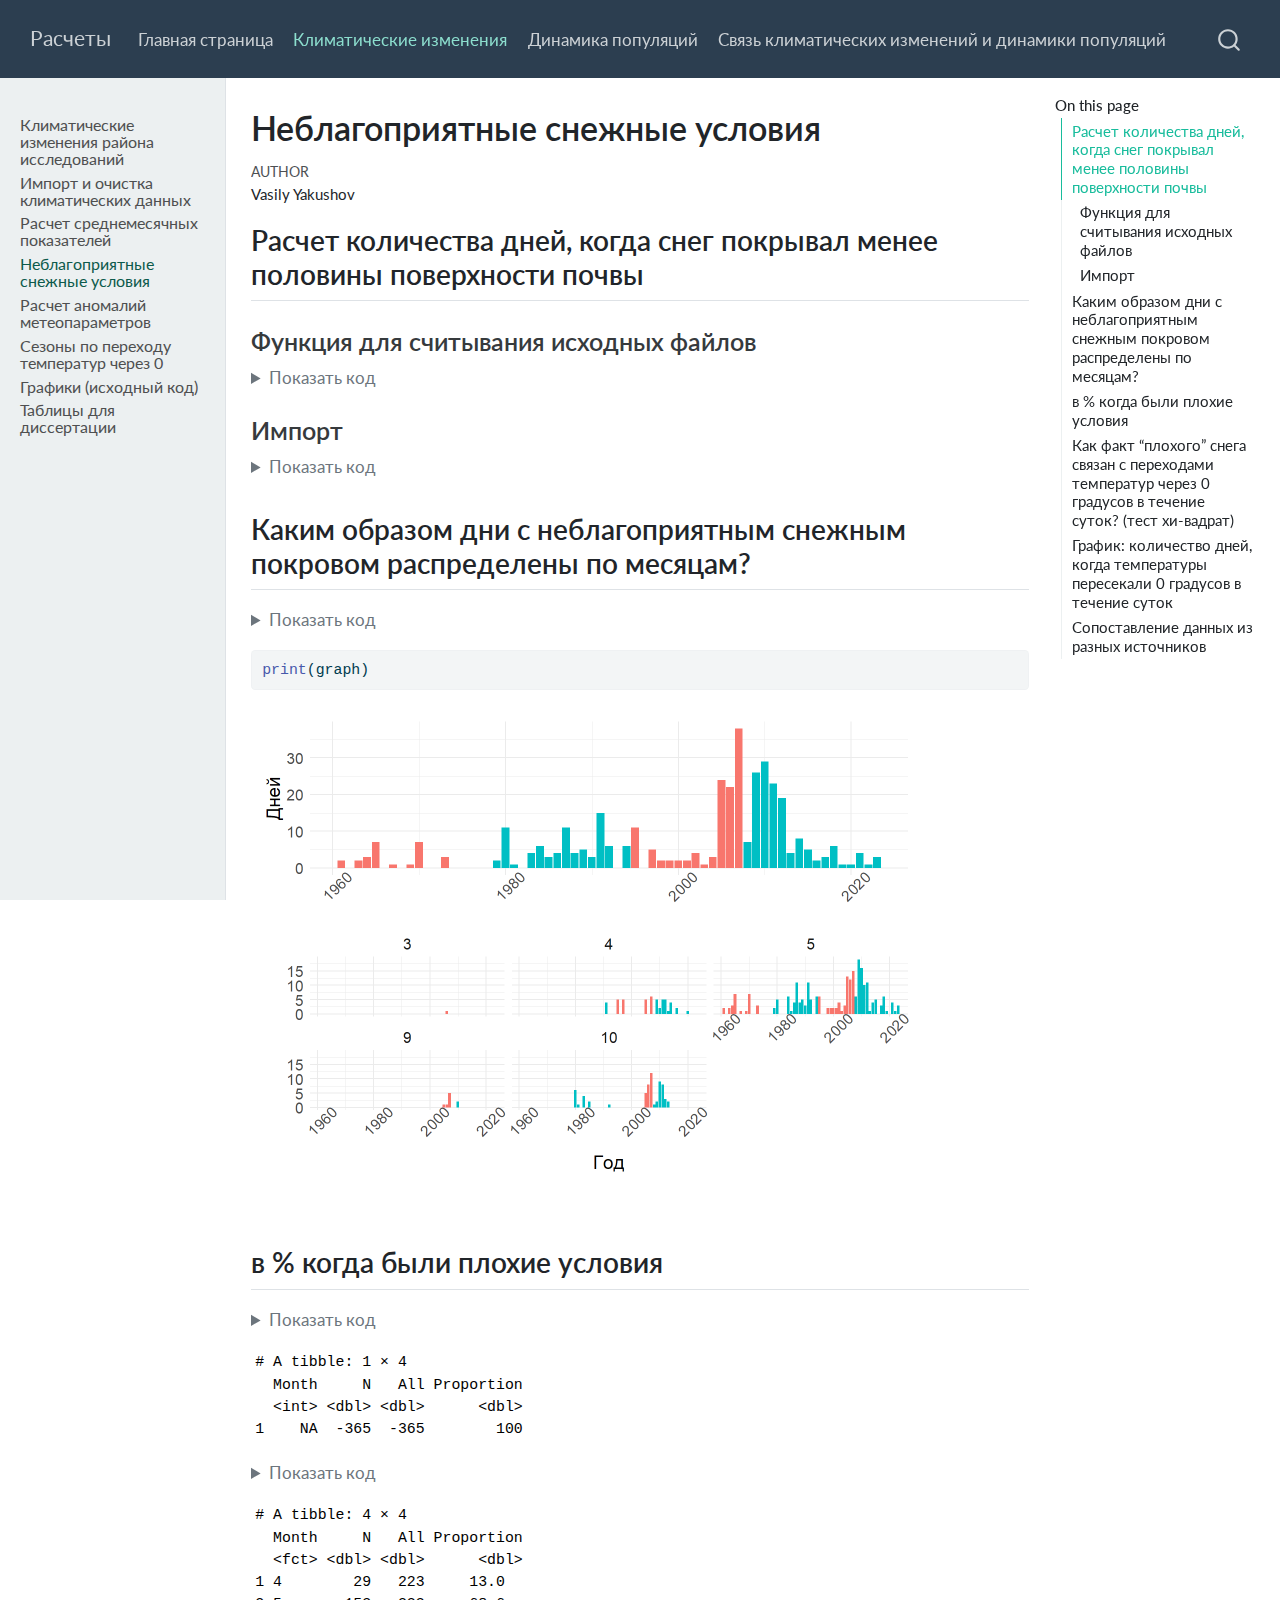
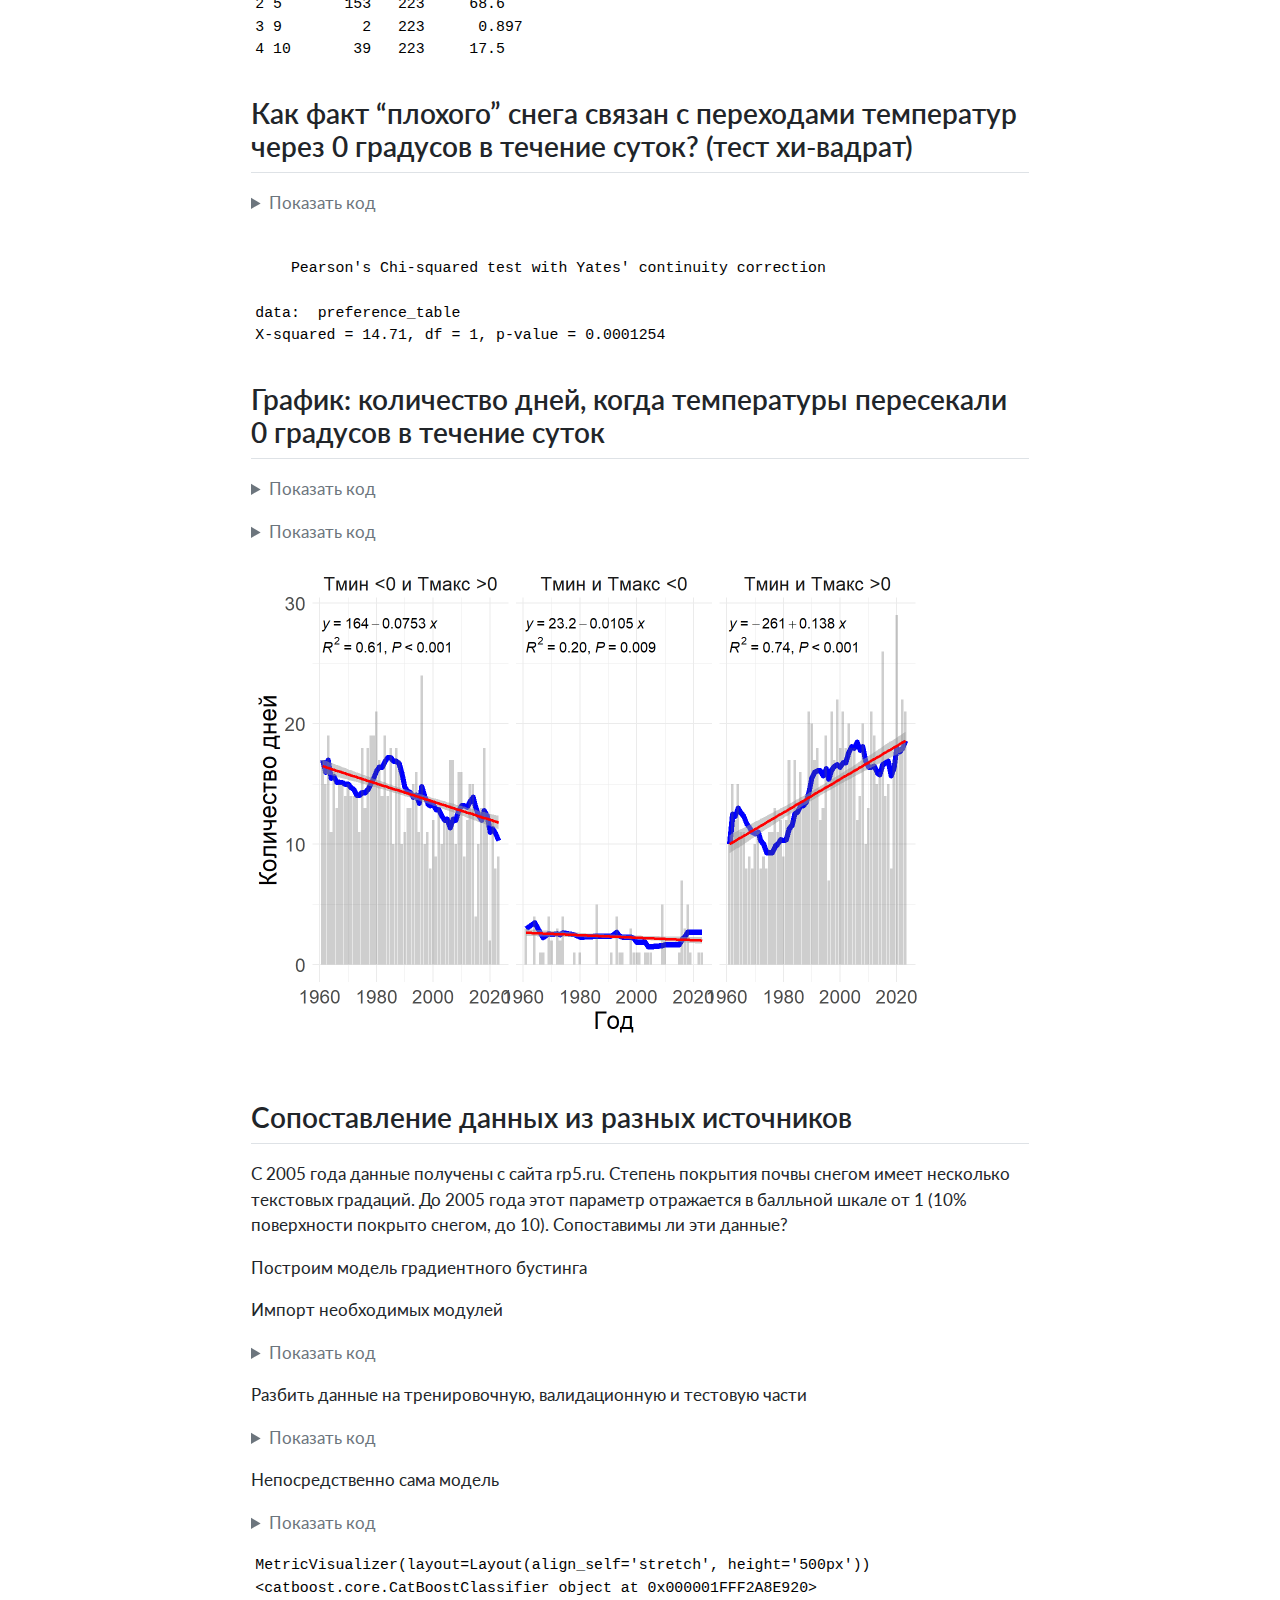
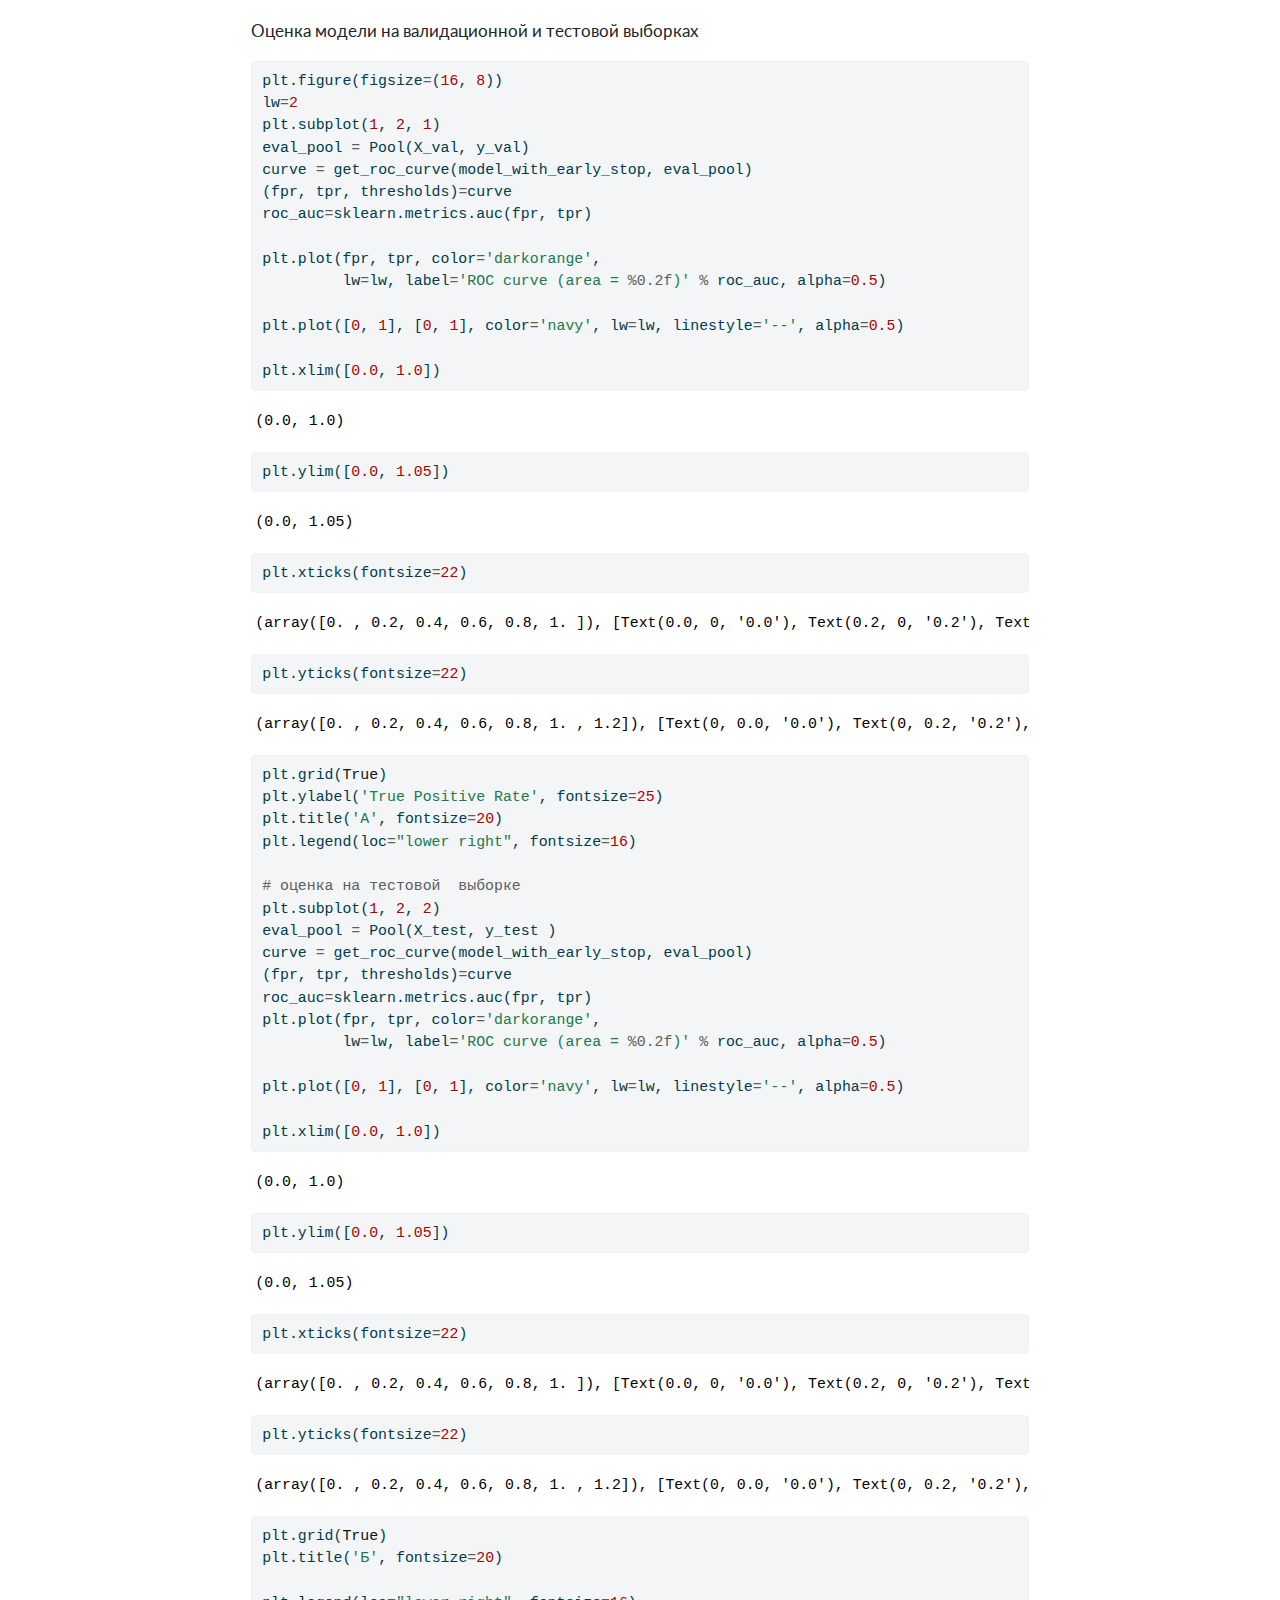
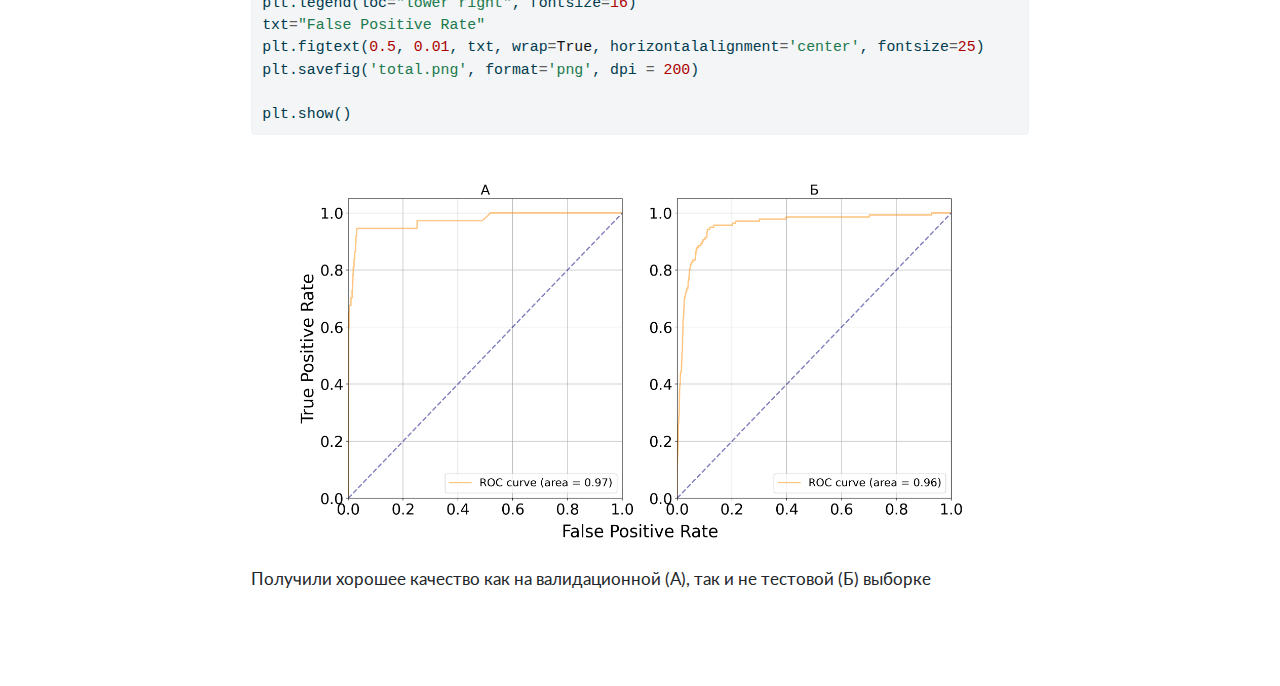
<file: 3_bad_snow.html>
<!DOCTYPE html>
<html xmlns="http://www.w3.org/1999/xhtml" lang="en" xml:lang="en"><head>

<meta charset="utf-8">
<meta name="generator" content="quarto-1.4.555">

<meta name="viewport" content="width=device-width, initial-scale=1.0, user-scalable=yes">

<meta name="author" content="Vasily Yakushov">

<title>Расчеты - Неблагоприятные снежные условия</title>
<style>
code{white-space: pre-wrap;}
span.smallcaps{font-variant: small-caps;}
div.columns{display: flex; gap: min(4vw, 1.5em);}
div.column{flex: auto; overflow-x: auto;}
div.hanging-indent{margin-left: 1.5em; text-indent: -1.5em;}
ul.task-list{list-style: none;}
ul.task-list li input[type="checkbox"] {
  width: 0.8em;
  margin: 0 0.8em 0.2em -1em; /* quarto-specific, see https://github.com/quarto-dev/quarto-cli/issues/4556 */ 
  vertical-align: middle;
}
/* CSS for syntax highlighting */
pre > code.sourceCode { white-space: pre; position: relative; }
pre > code.sourceCode > span { line-height: 1.25; }
pre > code.sourceCode > span:empty { height: 1.2em; }
.sourceCode { overflow: visible; }
code.sourceCode > span { color: inherit; text-decoration: inherit; }
div.sourceCode { margin: 1em 0; }
pre.sourceCode { margin: 0; }
@media screen {
div.sourceCode { overflow: auto; }
}
@media print {
pre > code.sourceCode { white-space: pre-wrap; }
pre > code.sourceCode > span { text-indent: -5em; padding-left: 5em; }
}
pre.numberSource code
  { counter-reset: source-line 0; }
pre.numberSource code > span
  { position: relative; left: -4em; counter-increment: source-line; }
pre.numberSource code > span > a:first-child::before
  { content: counter(source-line);
    position: relative; left: -1em; text-align: right; vertical-align: baseline;
    border: none; display: inline-block;
    -webkit-touch-callout: none; -webkit-user-select: none;
    -khtml-user-select: none; -moz-user-select: none;
    -ms-user-select: none; user-select: none;
    padding: 0 4px; width: 4em;
  }
pre.numberSource { margin-left: 3em;  padding-left: 4px; }
div.sourceCode
  {   }
@media screen {
pre > code.sourceCode > span > a:first-child::before { text-decoration: underline; }
}
</style>


<script src="site_libs/quarto-nav/quarto-nav.js"></script>
<script src="site_libs/quarto-nav/headroom.min.js"></script>
<script src="site_libs/clipboard/clipboard.min.js"></script>
<script src="site_libs/quarto-search/autocomplete.umd.js"></script>
<script src="site_libs/quarto-search/fuse.min.js"></script>
<script src="site_libs/quarto-search/quarto-search.js"></script>
<meta name="quarto:offset" content="./">
<script src="site_libs/quarto-html/quarto.js"></script>
<script src="site_libs/quarto-html/popper.min.js"></script>
<script src="site_libs/quarto-html/tippy.umd.min.js"></script>
<script src="site_libs/quarto-html/anchor.min.js"></script>
<link href="site_libs/quarto-html/tippy.css" rel="stylesheet">
<link href="site_libs/quarto-html/quarto-syntax-highlighting.css" rel="stylesheet" id="quarto-text-highlighting-styles">
<script src="site_libs/bootstrap/bootstrap.min.js"></script>
<link href="site_libs/bootstrap/bootstrap-icons.css" rel="stylesheet">
<link href="site_libs/bootstrap/bootstrap.min.css" rel="stylesheet" id="quarto-bootstrap" data-mode="light">
<script id="quarto-search-options" type="application/json">{
  "location": "navbar",
  "copy-button": false,
  "collapse-after": 3,
  "panel-placement": "end",
  "type": "overlay",
  "limit": 50,
  "keyboard-shortcut": [
    "f",
    "/",
    "s"
  ],
  "show-item-context": false,
  "language": {
    "search-no-results-text": "No results",
    "search-matching-documents-text": "matching documents",
    "search-copy-link-title": "Copy link to search",
    "search-hide-matches-text": "Hide additional matches",
    "search-more-match-text": "more match in this document",
    "search-more-matches-text": "more matches in this document",
    "search-clear-button-title": "Clear",
    "search-text-placeholder": "",
    "search-detached-cancel-button-title": "Cancel",
    "search-submit-button-title": "Submit",
    "search-label": "Search"
  }
}</script>


<link rel="stylesheet" href="styles.css">
</head>

<body class="nav-sidebar docked nav-fixed">

<div id="quarto-search-results"></div>
  <header id="quarto-header" class="headroom fixed-top">
    <nav class="navbar navbar-expand-lg " data-bs-theme="dark">
      <div class="navbar-container container-fluid">
      <div class="navbar-brand-container mx-auto">
    <a class="navbar-brand" href="./index.html">
    <span class="navbar-title">Расчеты</span>
    </a>
  </div>
            <div id="quarto-search" class="" title="Search"></div>
          <button class="navbar-toggler" type="button" data-bs-toggle="collapse" data-bs-target="#navbarCollapse" aria-controls="navbarCollapse" aria-expanded="false" aria-label="Toggle navigation" onclick="if (window.quartoToggleHeadroom) { window.quartoToggleHeadroom(); }">
  <span class="navbar-toggler-icon"></span>
</button>
          <div class="collapse navbar-collapse" id="navbarCollapse">
            <ul class="navbar-nav navbar-nav-scroll me-auto">
  <li class="nav-item">
    <a class="nav-link" href="./index.html"> 
<span class="menu-text">Главная страница</span></a>
  </li>  
  <li class="nav-item">
    <a class="nav-link active" href="./climate_main.html" aria-current="page"> 
<span class="menu-text">Климатические изменения</span></a>
  </li>  
  <li class="nav-item">
    <a class="nav-link" href="./population_dynamic_main.html"> 
<span class="menu-text">Динамика популяций</span></a>
  </li>  
  <li class="nav-item">
    <a class="nav-link" href="./numbers&amp;climate_main.html"> 
<span class="menu-text">Связь климатических изменений и динамики популяций</span></a>
  </li>  
</ul>
          </div> <!-- /navcollapse -->
          <div class="quarto-navbar-tools">
</div>
      </div> <!-- /container-fluid -->
    </nav>
  <nav class="quarto-secondary-nav">
    <div class="container-fluid d-flex">
      <button type="button" class="quarto-btn-toggle btn" data-bs-toggle="collapse" data-bs-target=".quarto-sidebar-collapse-item" aria-controls="quarto-sidebar" aria-expanded="false" aria-label="Toggle sidebar navigation" onclick="if (window.quartoToggleHeadroom) { window.quartoToggleHeadroom(); }">
        <i class="bi bi-layout-text-sidebar-reverse"></i>
      </button>
        <nav class="quarto-page-breadcrumbs" aria-label="breadcrumb"><ol class="breadcrumb"><li class="breadcrumb-item"><a href="./3_bad_snow.html">Неблагоприятные снежные условия</a></li></ol></nav>
        <a class="flex-grow-1" role="button" data-bs-toggle="collapse" data-bs-target=".quarto-sidebar-collapse-item" aria-controls="quarto-sidebar" aria-expanded="false" aria-label="Toggle sidebar navigation" onclick="if (window.quartoToggleHeadroom) { window.quartoToggleHeadroom(); }">      
        </a>
    </div>
  </nav>
</header>
<!-- content -->
<div id="quarto-content" class="quarto-container page-columns page-rows-contents page-layout-article page-navbar">
<!-- sidebar -->
  <nav id="quarto-sidebar" class="sidebar collapse collapse-horizontal quarto-sidebar-collapse-item sidebar-navigation docked overflow-auto">
    <div class="sidebar-menu-container"> 
    <ul class="list-unstyled mt-1">
        <li class="sidebar-item">
  <div class="sidebar-item-container"> 
  <a href="./climate_main.html" class="sidebar-item-text sidebar-link">
 <span class="menu-text">Климатические изменения района исследований</span></a>
  </div>
</li>
        <li class="sidebar-item">
  <div class="sidebar-item-container"> 
  <a href="./1_import-&amp;-cleaning.html" class="sidebar-item-text sidebar-link">
 <span class="menu-text">Импорт и очистка климатических данных</span></a>
  </div>
</li>
        <li class="sidebar-item">
  <div class="sidebar-item-container"> 
  <a href="./2_all_station_Tavg&amp;Sn_quality.html" class="sidebar-item-text sidebar-link">
 <span class="menu-text">Расчет среднемесячных показателей</span></a>
  </div>
</li>
        <li class="sidebar-item">
  <div class="sidebar-item-container"> 
  <a href="./3_bad_snow.html" class="sidebar-item-text sidebar-link active">
 <span class="menu-text">Неблагоприятные снежные условия</span></a>
  </div>
</li>
        <li class="sidebar-item">
  <div class="sidebar-item-container"> 
  <a href="./4_Tavg_Sn_Pr_anomaly.html" class="sidebar-item-text sidebar-link">
 <span class="menu-text">Расчет аномалий метеопараметров</span></a>
  </div>
</li>
        <li class="sidebar-item">
  <div class="sidebar-item-container"> 
  <a href="./5_crossing_zero.html" class="sidebar-item-text sidebar-link">
 <span class="menu-text">Сезоны по переходу температур через 0</span></a>
  </div>
</li>
        <li class="sidebar-item">
  <div class="sidebar-item-container"> 
  <a href="./6_graphs.html" class="sidebar-item-text sidebar-link">
 <span class="menu-text">Графики (исходный код)</span></a>
  </div>
</li>
        <li class="sidebar-item">
  <div class="sidebar-item-container"> 
  <a href="./7_tables.html" class="sidebar-item-text sidebar-link">
 <span class="menu-text">Таблицы для диссертации</span></a>
  </div>
</li>
    </ul>
    </div>
</nav>
<div id="quarto-sidebar-glass" class="quarto-sidebar-collapse-item" data-bs-toggle="collapse" data-bs-target=".quarto-sidebar-collapse-item"></div>
<!-- margin-sidebar -->
    <div id="quarto-margin-sidebar" class="sidebar margin-sidebar">
        <nav id="TOC" role="doc-toc" class="toc-active">
    <h2 id="toc-title">On this page</h2>
   
  <ul>
  <li><a href="#расчет-количества-дней-когда-снег-покрывал-менее-половины-поверхности-почвы" id="toc-расчет-количества-дней-когда-снег-покрывал-менее-половины-поверхности-почвы" class="nav-link active" data-scroll-target="#расчет-количества-дней-когда-снег-покрывал-менее-половины-поверхности-почвы">Расчет количества дней, когда снег покрывал менее половины поверхности почвы</a>
  <ul class="collapse">
  <li><a href="#функция-для-считывания-исходных-файлов" id="toc-функция-для-считывания-исходных-файлов" class="nav-link" data-scroll-target="#функция-для-считывания-исходных-файлов">Функция для считывания исходных файлов</a></li>
  <li><a href="#импорт" id="toc-импорт" class="nav-link" data-scroll-target="#импорт">Импорт</a></li>
  </ul></li>
  <li><a href="#каким-образом-дни-с-неблагоприятным-снежным-покровом-распределены-по-месяцам" id="toc-каким-образом-дни-с-неблагоприятным-снежным-покровом-распределены-по-месяцам" class="nav-link" data-scroll-target="#каким-образом-дни-с-неблагоприятным-снежным-покровом-распределены-по-месяцам">Каким образом дни с неблагоприятным снежным покровом распределены по месяцам?</a></li>
  <li><a href="#в-когда-были-плохие-условия" id="toc-в-когда-были-плохие-условия" class="nav-link" data-scroll-target="#в-когда-были-плохие-условия">в % когда были плохие условия</a></li>
  <li><a href="#как-факт-плохого-снега-связан-с-переходами-температур-через-0-градусов-в-течение-суток-тест-хи-вадрат" id="toc-как-факт-плохого-снега-связан-с-переходами-температур-через-0-градусов-в-течение-суток-тест-хи-вадрат" class="nav-link" data-scroll-target="#как-факт-плохого-снега-связан-с-переходами-температур-через-0-градусов-в-течение-суток-тест-хи-вадрат">Как факт “плохого” снега связан с переходами температур через 0 градусов в течение суток? (тест хи-вадрат)</a></li>
  <li><a href="#график-количество-дней-когда-температуры-пересекали-0-градусов-в-течение-суток" id="toc-график-количество-дней-когда-температуры-пересекали-0-градусов-в-течение-суток" class="nav-link" data-scroll-target="#график-количество-дней-когда-температуры-пересекали-0-градусов-в-течение-суток">График: количество дней, когда температуры пересекали 0 градусов в течение суток</a></li>
  <li><a href="#сопоставление-данных-из-разных-источников" id="toc-сопоставление-данных-из-разных-источников" class="nav-link" data-scroll-target="#сопоставление-данных-из-разных-источников">Сопоставление данных из разных источников</a></li>
  </ul>
</nav>
    </div>
<!-- main -->
<main class="content" id="quarto-document-content">

<header id="title-block-header" class="quarto-title-block default">
<div class="quarto-title">
<h1 class="title">Неблагоприятные снежные условия</h1>
</div>



<div class="quarto-title-meta">

    <div>
    <div class="quarto-title-meta-heading">Author</div>
    <div class="quarto-title-meta-contents">
             <p>Vasily Yakushov </p>
          </div>
  </div>
    
  
    
  </div>
  


</header>


<section id="расчет-количества-дней-когда-снег-покрывал-менее-половины-поверхности-почвы" class="level2">
<h2 class="anchored" data-anchor-id="расчет-количества-дней-когда-снег-покрывал-менее-половины-поверхности-почвы">Расчет количества дней, когда снег покрывал менее половины поверхности почвы</h2>
<section id="функция-для-считывания-исходных-файлов" class="level3">
<h3 class="anchored" data-anchor-id="функция-для-считывания-исходных-файлов">Функция для считывания исходных файлов</h3>
<div class="cell">
<details class="code-fold">
<summary>Показать код</summary>
<div class="sourceCode cell-code" id="cb1"><pre class="sourceCode r code-with-copy"><code class="sourceCode r"><span id="cb1-1"><a href="#cb1-1" aria-hidden="true" tabindex="-1"></a><span class="co"># Functions ---------------------------------------------------------------</span></span>
<span id="cb1-2"><a href="#cb1-2" aria-hidden="true" tabindex="-1"></a>read_files  <span class="ot">&lt;-</span> <span class="cf">function</span>(x){</span>
<span id="cb1-3"><a href="#cb1-3" aria-hidden="true" tabindex="-1"></a>  <span class="fu">read_excel</span>(x) <span class="sc">|&gt;</span> </span>
<span id="cb1-4"><a href="#cb1-4" aria-hidden="true" tabindex="-1"></a>    <span class="fu">select</span>(Local_time, <span class="at">Tavg =</span> T, <span class="at">Sn_description =</span> <span class="st">`</span><span class="at">E'</span><span class="st">`</span>) <span class="sc">|&gt;</span> </span>
<span id="cb1-5"><a href="#cb1-5" aria-hidden="true" tabindex="-1"></a>    <span class="fu">mutate</span>(<span class="at">Local_time =</span> <span class="fu">as_datetime</span>(Local_time, <span class="at">format =</span> <span class="st">"%d.%m.%Y %R"</span>)) <span class="sc">|&gt;</span> </span>
<span id="cb1-6"><a href="#cb1-6" aria-hidden="true" tabindex="-1"></a>    <span class="fu">mutate</span>(<span class="at">Year =</span> <span class="fu">year</span>(Local_time),</span>
<span id="cb1-7"><a href="#cb1-7" aria-hidden="true" tabindex="-1"></a>           <span class="at">Month =</span> <span class="fu">as.factor</span>(<span class="fu">month</span>(Local_time)),</span>
<span id="cb1-8"><a href="#cb1-8" aria-hidden="true" tabindex="-1"></a>           <span class="at">Day =</span> <span class="fu">mday</span>(Local_time)) <span class="sc">|&gt;</span> </span>
<span id="cb1-9"><a href="#cb1-9" aria-hidden="true" tabindex="-1"></a>    <span class="fu">group_by</span>(Year, Month,  Day) <span class="sc">|&gt;</span> </span>
<span id="cb1-10"><a href="#cb1-10" aria-hidden="true" tabindex="-1"></a>    <span class="fu">summarise</span>(<span class="at">Sn_description =</span> <span class="fu">as.factor</span>(<span class="fu">str_flatten</span>(Sn_description, <span class="st">", "</span>, <span class="at">na.rm =</span> T)),</span>
<span id="cb1-11"><a href="#cb1-11" aria-hidden="true" tabindex="-1"></a>              <span class="at">cross_zero =</span> <span class="fu">case_when</span>(<span class="fu">min</span>(Tavg)<span class="sc">&lt;</span><span class="dv">0</span> <span class="sc">&amp;</span> <span class="fu">max</span>(Tavg)<span class="sc">&lt;</span><span class="dv">0</span> <span class="sc">~</span><span class="st">"cold"</span>,</span>
<span id="cb1-12"><a href="#cb1-12" aria-hidden="true" tabindex="-1"></a>                                     <span class="fu">min</span>(Tavg)<span class="sc">&lt;</span><span class="dv">0</span> <span class="sc">&amp;</span> <span class="fu">max</span>(Tavg)<span class="sc">&gt;</span><span class="dv">0</span> <span class="sc">~</span> <span class="st">"cross"</span>,</span>
<span id="cb1-13"><a href="#cb1-13" aria-hidden="true" tabindex="-1"></a>                                     <span class="fu">min</span>(Tavg)<span class="sc">&gt;</span><span class="dv">0</span> <span class="sc">&amp;</span> <span class="fu">max</span>(Tavg)<span class="sc">&gt;</span><span class="dv">0</span> <span class="sc">~</span> <span class="st">"warm"</span>))</span>
<span id="cb1-14"><a href="#cb1-14" aria-hidden="true" tabindex="-1"></a>}</span>
<span id="cb1-15"><a href="#cb1-15" aria-hidden="true" tabindex="-1"></a></span>
<span id="cb1-16"><a href="#cb1-16" aria-hidden="true" tabindex="-1"></a>means_smooth <span class="ot">&lt;-</span> <span class="cf">function</span>(x, n) {</span>
<span id="cb1-17"><a href="#cb1-17" aria-hidden="true" tabindex="-1"></a>  pracma<span class="sc">::</span><span class="fu">movavg</span>(x, <span class="at">n=</span><span class="dv">10</span>, <span class="at">type=</span><span class="fu">c</span>(<span class="st">"s"</span>))</span>
<span id="cb1-18"><a href="#cb1-18" aria-hidden="true" tabindex="-1"></a>}</span></code><button title="Copy to Clipboard" class="code-copy-button"><i class="bi"></i></button></pre></div>
</details>
</div>
</section>
<section id="импорт" class="level3">
<h3 class="anchored" data-anchor-id="импорт">Импорт</h3>
<div class="cell">
<details class="code-fold">
<summary>Показать код</summary>
<div class="sourceCode cell-code" id="cb2"><pre class="sourceCode r code-with-copy"><code class="sourceCode r"><span id="cb2-1"><a href="#cb2-1" aria-hidden="true" tabindex="-1"></a><span class="co"># Импорт данных 1961-2004 -------------------------------------------------</span></span>
<span id="cb2-2"><a href="#cb2-2" aria-hidden="true" tabindex="-1"></a>snow_1961_2004 <span class="ot">&lt;-</span> <span class="fu">read.csv2</span>(<span class="st">"../initial_data/climate/1961_2005/23776_snow.csv"</span>, <span class="at">fileEncoding =</span> <span class="st">"windows-1251"</span>) <span class="sc">|&gt;</span></span>
<span id="cb2-3"><a href="#cb2-3" aria-hidden="true" tabindex="-1"></a>  <span class="fu">select</span>(</span>
<span id="cb2-4"><a href="#cb2-4" aria-hidden="true" tabindex="-1"></a>    <span class="at">Station =</span> Станция,</span>
<span id="cb2-5"><a href="#cb2-5" aria-hidden="true" tabindex="-1"></a>    <span class="at">Year =</span> Год,</span>
<span id="cb2-6"><a href="#cb2-6" aria-hidden="true" tabindex="-1"></a>    <span class="at">Month =</span> Месяц,</span>
<span id="cb2-7"><a href="#cb2-7" aria-hidden="true" tabindex="-1"></a>    <span class="at">Day =</span> День,</span>
<span id="cb2-8"><a href="#cb2-8" aria-hidden="true" tabindex="-1"></a>    <span class="at">Sn =</span> Высота_снежного_покрова,</span>
<span id="cb2-9"><a href="#cb2-9" aria-hidden="true" tabindex="-1"></a>    <span class="at">Sn_description =</span> Снежный_покров_.степень_покрытия,</span>
<span id="cb2-10"><a href="#cb2-10" aria-hidden="true" tabindex="-1"></a>    Q1,</span>
<span id="cb2-11"><a href="#cb2-11" aria-hidden="true" tabindex="-1"></a>    Q2,</span>
<span id="cb2-12"><a href="#cb2-12" aria-hidden="true" tabindex="-1"></a>    Q3</span>
<span id="cb2-13"><a href="#cb2-13" aria-hidden="true" tabindex="-1"></a>  )<span class="sc">|&gt;</span> </span>
<span id="cb2-14"><a href="#cb2-14" aria-hidden="true" tabindex="-1"></a>  <span class="fu">filter</span>(Q1 <span class="sc">==</span> <span class="dv">0</span>) <span class="sc">|&gt;</span> <span class="co"># по описанию данных 0 - данные о снежном покрове верные</span></span>
<span id="cb2-15"><a href="#cb2-15" aria-hidden="true" tabindex="-1"></a>  <span class="fu">filter</span>(Sn_description <span class="sc">!=</span> <span class="dv">99</span>) <span class="sc">|&gt;</span></span>
<span id="cb2-16"><a href="#cb2-16" aria-hidden="true" tabindex="-1"></a>  <span class="fu">filter</span>((Year<span class="sc">&lt;</span><span class="dv">2005</span>) <span class="sc">|</span> (Year <span class="sc">==</span> <span class="dv">2005</span> <span class="sc">&amp;</span> Month <span class="sc">==</span> <span class="dv">1</span>)) <span class="sc">|&gt;</span> </span>
<span id="cb2-17"><a href="#cb2-17" aria-hidden="true" tabindex="-1"></a>  <span class="fu">mutate</span>(<span class="at">Sn_description =</span> <span class="fu">ifelse</span>(Sn_description <span class="sc">&lt;=</span> <span class="dv">5</span>,<span class="dv">1</span>,<span class="dv">0</span>)) <span class="co"># Если снег &lt;50% поверхности почвы, то 1</span></span>
<span id="cb2-18"><a href="#cb2-18" aria-hidden="true" tabindex="-1"></a></span>
<span id="cb2-19"><a href="#cb2-19" aria-hidden="true" tabindex="-1"></a></span>
<span id="cb2-20"><a href="#cb2-20" aria-hidden="true" tabindex="-1"></a>snow_1961_2004_may <span class="ot">&lt;-</span> snow_1961_2004 <span class="sc">|&gt;</span> </span>
<span id="cb2-21"><a href="#cb2-21" aria-hidden="true" tabindex="-1"></a>  <span class="fu">filter</span>(Month <span class="sc">==</span> <span class="dv">5</span>)</span>
<span id="cb2-22"><a href="#cb2-22" aria-hidden="true" tabindex="-1"></a></span>
<span id="cb2-23"><a href="#cb2-23" aria-hidden="true" tabindex="-1"></a></span>
<span id="cb2-24"><a href="#cb2-24" aria-hidden="true" tabindex="-1"></a>tavg_1961_2004_may <span class="ot">&lt;-</span> <span class="fu">read_excel</span>(<span class="st">"../initial_data/climate/1961_2005/23776_TTTR.xlsx"</span>) <span class="sc">|&gt;</span> </span>
<span id="cb2-25"><a href="#cb2-25" aria-hidden="true" tabindex="-1"></a>  <span class="fu">select</span>(<span class="at">Year =</span> год,</span>
<span id="cb2-26"><a href="#cb2-26" aria-hidden="true" tabindex="-1"></a>         <span class="at">Month =</span> месяц,</span>
<span id="cb2-27"><a href="#cb2-27" aria-hidden="true" tabindex="-1"></a>         <span class="at">Day =</span> день,</span>
<span id="cb2-28"><a href="#cb2-28" aria-hidden="true" tabindex="-1"></a>         <span class="at">Tmin =</span> Тмин,</span>
<span id="cb2-29"><a href="#cb2-29" aria-hidden="true" tabindex="-1"></a>         <span class="at">Tavg =</span> Тср,</span>
<span id="cb2-30"><a href="#cb2-30" aria-hidden="true" tabindex="-1"></a>         <span class="at">Tmax =</span> Тмакс) <span class="sc">|&gt;</span> </span>
<span id="cb2-31"><a href="#cb2-31" aria-hidden="true" tabindex="-1"></a>  <span class="fu">filter</span>(Month <span class="sc">==</span> <span class="dv">5</span>,</span>
<span id="cb2-32"><a href="#cb2-32" aria-hidden="true" tabindex="-1"></a>         Year <span class="sc">!=</span> <span class="dv">2005</span>)</span>
<span id="cb2-33"><a href="#cb2-33" aria-hidden="true" tabindex="-1"></a></span>
<span id="cb2-34"><a href="#cb2-34" aria-hidden="true" tabindex="-1"></a></span>
<span id="cb2-35"><a href="#cb2-35" aria-hidden="true" tabindex="-1"></a>cross_zero_snow_may_1961_2004 <span class="ot">&lt;-</span> tavg_1961_2004_may <span class="sc">|&gt;</span> </span>
<span id="cb2-36"><a href="#cb2-36" aria-hidden="true" tabindex="-1"></a>  <span class="fu">left_join</span>(snow_1961_2004_may, <span class="at">by =</span> <span class="fu">c</span>(<span class="st">"Year"</span>, <span class="st">"Month"</span>, <span class="st">"Day"</span>)) <span class="sc">|&gt;</span>  </span>
<span id="cb2-37"><a href="#cb2-37" aria-hidden="true" tabindex="-1"></a>  <span class="fu">mutate</span>(<span class="at">cross_zero =</span> <span class="fu">case_when</span>(Tmin<span class="sc">&lt;</span><span class="dv">0</span> <span class="sc">&amp;</span> Tmax<span class="sc">&gt;</span><span class="dv">0</span> <span class="sc">~</span> <span class="st">"cross"</span>,</span>
<span id="cb2-38"><a href="#cb2-38" aria-hidden="true" tabindex="-1"></a>                                Tmin<span class="sc">&lt;</span><span class="dv">0</span> <span class="sc">&amp;</span> Tmax<span class="sc">&lt;</span><span class="dv">0</span> <span class="sc">~</span> <span class="st">"cold"</span>,</span>
<span id="cb2-39"><a href="#cb2-39" aria-hidden="true" tabindex="-1"></a>                                Tmin <span class="sc">&gt;</span> <span class="dv">0</span> <span class="sc">&amp;</span> Tmax <span class="sc">&gt;</span> <span class="dv">0</span> <span class="sc">~</span> <span class="st">"warm"</span></span>
<span id="cb2-40"><a href="#cb2-40" aria-hidden="true" tabindex="-1"></a>  )) <span class="sc">|&gt;</span> </span>
<span id="cb2-41"><a href="#cb2-41" aria-hidden="true" tabindex="-1"></a>  <span class="fu">select</span>(Year, Sn_description, cross_zero)</span>
<span id="cb2-42"><a href="#cb2-42" aria-hidden="true" tabindex="-1"></a></span>
<span id="cb2-43"><a href="#cb2-43" aria-hidden="true" tabindex="-1"></a></span>
<span id="cb2-44"><a href="#cb2-44" aria-hidden="true" tabindex="-1"></a></span>
<span id="cb2-45"><a href="#cb2-45" aria-hidden="true" tabindex="-1"></a><span class="co"># Импорт данных 2005-2023 -------------------------------------------------</span></span>
<span id="cb2-46"><a href="#cb2-46" aria-hidden="true" tabindex="-1"></a></span>
<span id="cb2-47"><a href="#cb2-47" aria-hidden="true" tabindex="-1"></a>paths <span class="ot">&lt;-</span> <span class="fu">list.files</span>(<span class="st">"../initial_data/climate/2005_2023"</span>, <span class="at">pattern =</span> <span class="st">"[.]xls$"</span>, <span class="at">full.names =</span> <span class="cn">TRUE</span>) <span class="co"># Просканировали все файлы в директории</span></span>
<span id="cb2-48"><a href="#cb2-48" aria-hidden="true" tabindex="-1"></a></span>
<span id="cb2-49"><a href="#cb2-49" aria-hidden="true" tabindex="-1"></a>total_2005_2023 <span class="ot">&lt;-</span> paths <span class="sc">|&gt;</span> </span>
<span id="cb2-50"><a href="#cb2-50" aria-hidden="true" tabindex="-1"></a>  <span class="fu">map_df</span>(read_files)</span>
<span id="cb2-51"><a href="#cb2-51" aria-hidden="true" tabindex="-1"></a></span>
<span id="cb2-52"><a href="#cb2-52" aria-hidden="true" tabindex="-1"></a>s <span class="ot">&lt;-</span> <span class="fu">levels</span>(<span class="fu">as.factor</span>(total_2005_2023<span class="sc">$</span>Sn_description))[<span class="fu">c</span>(<span class="dv">4</span>, <span class="dv">5</span>,<span class="dv">6</span>)] <span class="co"># Отбор уровней фактора, когда снег = лед, или снег не покрывает всю поверхность почвы</span></span>
<span id="cb2-53"><a href="#cb2-53" aria-hidden="true" tabindex="-1"></a></span>
<span id="cb2-54"><a href="#cb2-54" aria-hidden="true" tabindex="-1"></a></span>
<span id="cb2-55"><a href="#cb2-55" aria-hidden="true" tabindex="-1"></a>total_2005_2023 <span class="ot">&lt;-</span> total_2005_2023 <span class="sc">|&gt;</span> </span>
<span id="cb2-56"><a href="#cb2-56" aria-hidden="true" tabindex="-1"></a>  <span class="fu">mutate</span>(<span class="at">Sn_description =</span> <span class="fu">ifelse</span>(Sn_description <span class="sc">%in%</span> s,<span class="dv">1</span>,<span class="dv">0</span>))</span>
<span id="cb2-57"><a href="#cb2-57" aria-hidden="true" tabindex="-1"></a></span>
<span id="cb2-58"><a href="#cb2-58" aria-hidden="true" tabindex="-1"></a>cross_zero_snow_may_2005_2023 <span class="ot">&lt;-</span> total_2005_2023 <span class="sc">|&gt;</span> </span>
<span id="cb2-59"><a href="#cb2-59" aria-hidden="true" tabindex="-1"></a>  <span class="fu">ungroup</span>() <span class="sc">|&gt;</span> </span>
<span id="cb2-60"><a href="#cb2-60" aria-hidden="true" tabindex="-1"></a>  <span class="fu">filter</span>(Month <span class="sc">==</span> <span class="dv">5</span>) <span class="sc">|&gt;</span> </span>
<span id="cb2-61"><a href="#cb2-61" aria-hidden="true" tabindex="-1"></a>  <span class="fu">select</span>(<span class="sc">-</span>Month, <span class="sc">-</span>Day)</span>
<span id="cb2-62"><a href="#cb2-62" aria-hidden="true" tabindex="-1"></a></span>
<span id="cb2-63"><a href="#cb2-63" aria-hidden="true" tabindex="-1"></a></span>
<span id="cb2-64"><a href="#cb2-64" aria-hidden="true" tabindex="-1"></a></span>
<span id="cb2-65"><a href="#cb2-65" aria-hidden="true" tabindex="-1"></a></span>
<span id="cb2-66"><a href="#cb2-66" aria-hidden="true" tabindex="-1"></a><span class="co"># Объединение данных из разных источников ---------------------------------</span></span>
<span id="cb2-67"><a href="#cb2-67" aria-hidden="true" tabindex="-1"></a>snow_1961_2023 <span class="ot">&lt;-</span> snow_1961_2004 <span class="sc">|&gt;</span> </span>
<span id="cb2-68"><a href="#cb2-68" aria-hidden="true" tabindex="-1"></a>  <span class="fu">select</span>(Year, Month, Sn_description) <span class="sc">|&gt;</span> </span>
<span id="cb2-69"><a href="#cb2-69" aria-hidden="true" tabindex="-1"></a>  <span class="fu">rbind</span>(total_2005_2023 <span class="sc">|&gt;</span> </span>
<span id="cb2-70"><a href="#cb2-70" aria-hidden="true" tabindex="-1"></a>          <span class="fu">select</span>(Year, Month, Sn_description))</span></code><button title="Copy to Clipboard" class="code-copy-button"><i class="bi"></i></button></pre></div>
</details>
</div>
</section>
</section>
<section id="каким-образом-дни-с-неблагоприятным-снежным-покровом-распределены-по-месяцам" class="level2">
<h2 class="anchored" data-anchor-id="каким-образом-дни-с-неблагоприятным-снежным-покровом-распределены-по-месяцам">Каким образом дни с неблагоприятным снежным покровом распределены по месяцам?</h2>
<div class="cell">
<details class="code-fold">
<summary>Показать код</summary>
<div class="sourceCode cell-code" id="cb3"><pre class="sourceCode r code-with-copy"><code class="sourceCode r"><span id="cb3-1"><a href="#cb3-1" aria-hidden="true" tabindex="-1"></a><span class="co"># Распределение плохих снежных дней по месяцам ----------------------------</span></span>
<span id="cb3-2"><a href="#cb3-2" aria-hidden="true" tabindex="-1"></a></span>
<span id="cb3-3"><a href="#cb3-3" aria-hidden="true" tabindex="-1"></a>only_bad_days <span class="ot">&lt;-</span> snow_1961_2023 <span class="sc">|&gt;</span> </span>
<span id="cb3-4"><a href="#cb3-4" aria-hidden="true" tabindex="-1"></a>  <span class="fu">filter</span>(Sn_description <span class="sc">==</span> <span class="dv">1</span>) <span class="sc">|&gt;</span> </span>
<span id="cb3-5"><a href="#cb3-5" aria-hidden="true" tabindex="-1"></a>  <span class="fu">filter</span>(Month <span class="sc">%in%</span> <span class="fu">c</span>(<span class="dv">3</span><span class="sc">:</span><span class="dv">5</span>, <span class="dv">9</span><span class="sc">:</span><span class="dv">10</span> )) <span class="sc">|&gt;</span></span>
<span id="cb3-6"><a href="#cb3-6" aria-hidden="true" tabindex="-1"></a>  <span class="fu">mutate</span>(<span class="at">Month =</span> <span class="fu">factor</span>(Month, <span class="at">levels =</span><span class="fu">c</span> (<span class="dv">3</span><span class="sc">:</span><span class="dv">5</span>, <span class="dv">9</span>, <span class="dv">10</span>))) </span>
<span id="cb3-7"><a href="#cb3-7" aria-hidden="true" tabindex="-1"></a></span>
<span id="cb3-8"><a href="#cb3-8" aria-hidden="true" tabindex="-1"></a></span>
<span id="cb3-9"><a href="#cb3-9" aria-hidden="true" tabindex="-1"></a>bad_days_monthly <span class="ot">&lt;-</span> only_bad_days <span class="sc">|&gt;</span> </span>
<span id="cb3-10"><a href="#cb3-10" aria-hidden="true" tabindex="-1"></a>  <span class="fu">group_by</span>(Year, Month) <span class="sc">|&gt;</span> </span>
<span id="cb3-11"><a href="#cb3-11" aria-hidden="true" tabindex="-1"></a>  <span class="fu">summarise</span>(<span class="at">N =</span> <span class="fu">n</span>()) <span class="sc">|&gt;</span> </span>
<span id="cb3-12"><a href="#cb3-12" aria-hidden="true" tabindex="-1"></a>  <span class="fu">mutate</span>(<span class="at">Catch =</span> <span class="fu">case_when</span>(</span>
<span id="cb3-13"><a href="#cb3-13" aria-hidden="true" tabindex="-1"></a>    Year <span class="sc">%in%</span> <span class="fu">c</span>(<span class="dv">1976</span><span class="sc">:</span><span class="dv">1994</span>, <span class="dv">2008</span><span class="sc">:</span><span class="dv">2023</span>) <span class="sc">~</span> <span class="dv">1</span>,</span>
<span id="cb3-14"><a href="#cb3-14" aria-hidden="true" tabindex="-1"></a>    <span class="at">.default =</span> <span class="dv">0</span></span>
<span id="cb3-15"><a href="#cb3-15" aria-hidden="true" tabindex="-1"></a>  )) <span class="sc">|&gt;</span> </span>
<span id="cb3-16"><a href="#cb3-16" aria-hidden="true" tabindex="-1"></a>  <span class="fu">ggplot</span>(<span class="fu">aes</span>(Year, N))<span class="sc">+</span></span>
<span id="cb3-17"><a href="#cb3-17" aria-hidden="true" tabindex="-1"></a>  <span class="fu">geom_col</span>(<span class="fu">aes</span>(<span class="at">fill =</span> <span class="fu">as.factor</span>(Catch)))<span class="sc">+</span></span>
<span id="cb3-18"><a href="#cb3-18" aria-hidden="true" tabindex="-1"></a>  <span class="fu">facet_wrap</span>(<span class="sc">~</span>Month)<span class="sc">+</span></span>
<span id="cb3-19"><a href="#cb3-19" aria-hidden="true" tabindex="-1"></a>  <span class="fu">theme_minimal</span>()<span class="sc">+</span></span>
<span id="cb3-20"><a href="#cb3-20" aria-hidden="true" tabindex="-1"></a>  <span class="fu">labs</span>(<span class="at">x =</span> <span class="st">"Год"</span>,</span>
<span id="cb3-21"><a href="#cb3-21" aria-hidden="true" tabindex="-1"></a>       <span class="at">y =</span> <span class="cn">NULL</span>)<span class="sc">+</span></span>
<span id="cb3-22"><a href="#cb3-22" aria-hidden="true" tabindex="-1"></a>  <span class="fu">theme</span>(<span class="at">legend.position =</span> <span class="st">"none"</span>,</span>
<span id="cb3-23"><a href="#cb3-23" aria-hidden="true" tabindex="-1"></a>        <span class="at">text =</span> <span class="fu">element_text</span>(<span class="at">size =</span> <span class="dv">14</span>),</span>
<span id="cb3-24"><a href="#cb3-24" aria-hidden="true" tabindex="-1"></a>        <span class="at">axis.text.x =</span> <span class="fu">element_text</span>(<span class="at">angle =</span> <span class="dv">45</span>))</span>
<span id="cb3-25"><a href="#cb3-25" aria-hidden="true" tabindex="-1"></a></span>
<span id="cb3-26"><a href="#cb3-26" aria-hidden="true" tabindex="-1"></a></span>
<span id="cb3-27"><a href="#cb3-27" aria-hidden="true" tabindex="-1"></a>bad_days_annualy <span class="ot">&lt;-</span> only_bad_days <span class="sc">|&gt;</span> </span>
<span id="cb3-28"><a href="#cb3-28" aria-hidden="true" tabindex="-1"></a>  <span class="fu">group_by</span>(Year) <span class="sc">|&gt;</span> </span>
<span id="cb3-29"><a href="#cb3-29" aria-hidden="true" tabindex="-1"></a>  <span class="fu">summarise</span>(<span class="at">N =</span> <span class="fu">n</span>()) <span class="sc">|&gt;</span> </span>
<span id="cb3-30"><a href="#cb3-30" aria-hidden="true" tabindex="-1"></a>  <span class="fu">mutate</span>(<span class="at">Catch =</span> <span class="fu">case_when</span>(</span>
<span id="cb3-31"><a href="#cb3-31" aria-hidden="true" tabindex="-1"></a>    Year <span class="sc">%in%</span> <span class="fu">c</span>(<span class="dv">1976</span><span class="sc">:</span><span class="dv">1994</span>, <span class="dv">2008</span><span class="sc">:</span><span class="dv">2023</span>) <span class="sc">~</span> <span class="dv">1</span>,</span>
<span id="cb3-32"><a href="#cb3-32" aria-hidden="true" tabindex="-1"></a>    <span class="at">.default =</span> <span class="dv">0</span></span>
<span id="cb3-33"><a href="#cb3-33" aria-hidden="true" tabindex="-1"></a>  )) <span class="sc">|&gt;</span> </span>
<span id="cb3-34"><a href="#cb3-34" aria-hidden="true" tabindex="-1"></a>  <span class="fu">ggplot</span>(<span class="fu">aes</span>(Year, N))<span class="sc">+</span></span>
<span id="cb3-35"><a href="#cb3-35" aria-hidden="true" tabindex="-1"></a>  <span class="fu">geom_col</span>(<span class="fu">aes</span>(<span class="at">fill =</span> <span class="fu">as.factor</span>(Catch)))<span class="sc">+</span></span>
<span id="cb3-36"><a href="#cb3-36" aria-hidden="true" tabindex="-1"></a>  <span class="fu">theme_minimal</span>()<span class="sc">+</span></span>
<span id="cb3-37"><a href="#cb3-37" aria-hidden="true" tabindex="-1"></a>  <span class="fu">labs</span>(<span class="at">x =</span> <span class="cn">NULL</span>,</span>
<span id="cb3-38"><a href="#cb3-38" aria-hidden="true" tabindex="-1"></a>       <span class="at">y =</span> <span class="st">"Дней"</span>)<span class="sc">+</span></span>
<span id="cb3-39"><a href="#cb3-39" aria-hidden="true" tabindex="-1"></a>  <span class="fu">theme</span>(<span class="at">legend.position =</span> <span class="st">"none"</span>,</span>
<span id="cb3-40"><a href="#cb3-40" aria-hidden="true" tabindex="-1"></a>        <span class="at">text =</span> <span class="fu">element_text</span>(<span class="at">size =</span> <span class="dv">14</span>),</span>
<span id="cb3-41"><a href="#cb3-41" aria-hidden="true" tabindex="-1"></a>        <span class="at">axis.text.x =</span> <span class="fu">element_text</span>(<span class="at">angle =</span> <span class="dv">45</span>))</span>
<span id="cb3-42"><a href="#cb3-42" aria-hidden="true" tabindex="-1"></a></span>
<span id="cb3-43"><a href="#cb3-43" aria-hidden="true" tabindex="-1"></a>graph <span class="ot">&lt;-</span>  bad_days_annualy <span class="sc">/</span> bad_days_monthly <span class="sc">+</span></span>
<span id="cb3-44"><a href="#cb3-44" aria-hidden="true" tabindex="-1"></a>  <span class="fu">plot_layout</span>(<span class="at">heights =</span> <span class="fu">c</span>(<span class="dv">2</span>, <span class="dv">2</span>))</span></code><button title="Copy to Clipboard" class="code-copy-button"><i class="bi"></i></button></pre></div>
</details>
</div>
<div class="cell">
<div class="sourceCode cell-code" id="cb4"><pre class="sourceCode r code-with-copy"><code class="sourceCode r"><span id="cb4-1"><a href="#cb4-1" aria-hidden="true" tabindex="-1"></a><span class="fu">print</span>(graph)</span></code><button title="Copy to Clipboard" class="code-copy-button"><i class="bi"></i></button></pre></div>
<div class="cell-output-display">
<div>
<figure class="figure">
<p><img src="3_bad_snow_files/figure-html/unnamed-chunk-5-1.png" class="img-fluid figure-img" width="672"></p>
</figure>
</div>
</div>
</div>
</section>
<section id="в-когда-были-плохие-условия" class="level2">
<h2 class="anchored" data-anchor-id="в-когда-были-плохие-условия">в % когда были плохие условия</h2>
<div class="cell">
<details class="code-fold">
<summary>Показать код</summary>
<div class="sourceCode cell-code" id="cb5"><pre class="sourceCode r code-with-copy"><code class="sourceCode r"><span id="cb5-1"><a href="#cb5-1" aria-hidden="true" tabindex="-1"></a> <span class="sc">---------------------------------</span></span>
<span id="cb5-2"><a href="#cb5-2" aria-hidden="true" tabindex="-1"></a>only_bad_days <span class="sc">|&gt;</span> </span>
<span id="cb5-3"><a href="#cb5-3" aria-hidden="true" tabindex="-1"></a>  <span class="fu">group_by</span>(Month) <span class="sc">|&gt;</span> </span>
<span id="cb5-4"><a href="#cb5-4" aria-hidden="true" tabindex="-1"></a>  <span class="fu">summarise</span>(<span class="at">N =</span> <span class="fu">sum</span>(Sn_description)) <span class="sc">|&gt;</span> </span>
<span id="cb5-5"><a href="#cb5-5" aria-hidden="true" tabindex="-1"></a>  <span class="fu">mutate</span>(<span class="at">All =</span> <span class="fu">sum</span>(N)) <span class="sc">|&gt;</span> </span>
<span id="cb5-6"><a href="#cb5-6" aria-hidden="true" tabindex="-1"></a>  <span class="fu">mutate</span>(<span class="at">Proportion =</span> N<span class="sc">/</span>All<span class="sc">*</span><span class="dv">100</span>)</span></code><button title="Copy to Clipboard" class="code-copy-button"><i class="bi"></i></button></pre></div>
</details>
<div class="cell-output cell-output-stdout">
<pre><code># A tibble: 1 × 4
  Month     N   All Proportion
  &lt;int&gt; &lt;dbl&gt; &lt;dbl&gt;      &lt;dbl&gt;
1    NA  -365  -365        100</code></pre>
</div>
<details class="code-fold">
<summary>Показать код</summary>
<div class="sourceCode cell-code" id="cb7"><pre class="sourceCode r code-with-copy"><code class="sourceCode r"><span id="cb7-1"><a href="#cb7-1" aria-hidden="true" tabindex="-1"></a><span class="co"># итого с 1961 по 2023</span></span>
<span id="cb7-2"><a href="#cb7-2" aria-hidden="true" tabindex="-1"></a><span class="co"># 66% таких дней в мае, 14% в апреле, 0.2% в марте (итого 80% весной),</span></span>
<span id="cb7-3"><a href="#cb7-3" aria-hidden="true" tabindex="-1"></a><span class="co"># 18% в октябре, в сентябре 3%,  итого осенью 21% </span></span>
<span id="cb7-4"><a href="#cb7-4" aria-hidden="true" tabindex="-1"></a></span>
<span id="cb7-5"><a href="#cb7-5" aria-hidden="true" tabindex="-1"></a><span class="co"># Только в те годы, когда были отловы</span></span>
<span id="cb7-6"><a href="#cb7-6" aria-hidden="true" tabindex="-1"></a><span class="co"># Апрель 13%, Май 68% (итого весна 81%)</span></span>
<span id="cb7-7"><a href="#cb7-7" aria-hidden="true" tabindex="-1"></a><span class="co"># Октябрь 18% сентябрь 1% итого осенью 19%</span></span>
<span id="cb7-8"><a href="#cb7-8" aria-hidden="true" tabindex="-1"></a>only_bad_days <span class="sc">|&gt;</span> </span>
<span id="cb7-9"><a href="#cb7-9" aria-hidden="true" tabindex="-1"></a>  <span class="fu">filter</span>(Year <span class="sc">%in%</span> <span class="fu">c</span>(<span class="dv">1976</span><span class="sc">:</span><span class="dv">1994</span>, <span class="dv">2008</span><span class="sc">:</span><span class="dv">2023</span>)) <span class="sc">|&gt;</span> </span>
<span id="cb7-10"><a href="#cb7-10" aria-hidden="true" tabindex="-1"></a>  <span class="fu">group_by</span>(Month) <span class="sc">|&gt;</span> </span>
<span id="cb7-11"><a href="#cb7-11" aria-hidden="true" tabindex="-1"></a>  <span class="fu">summarise</span>(<span class="at">N =</span> <span class="fu">sum</span>(Sn_description)) <span class="sc">|&gt;</span> </span>
<span id="cb7-12"><a href="#cb7-12" aria-hidden="true" tabindex="-1"></a>  <span class="fu">mutate</span>(<span class="at">All =</span> <span class="fu">sum</span>(N)) <span class="sc">|&gt;</span> </span>
<span id="cb7-13"><a href="#cb7-13" aria-hidden="true" tabindex="-1"></a>  <span class="fu">mutate</span>(<span class="at">Proportion =</span> N<span class="sc">/</span>All<span class="sc">*</span><span class="dv">100</span>)</span></code><button title="Copy to Clipboard" class="code-copy-button"><i class="bi"></i></button></pre></div>
</details>
<div class="cell-output cell-output-stdout">
<pre><code># A tibble: 4 × 4
  Month     N   All Proportion
  &lt;fct&gt; &lt;dbl&gt; &lt;dbl&gt;      &lt;dbl&gt;
1 4        29   223     13.0  
2 5       153   223     68.6  
3 9         2   223      0.897
4 10       39   223     17.5  </code></pre>
</div>
</div>
</section>
<section id="как-факт-плохого-снега-связан-с-переходами-температур-через-0-градусов-в-течение-суток-тест-хи-вадрат" class="level2">
<h2 class="anchored" data-anchor-id="как-факт-плохого-снега-связан-с-переходами-температур-через-0-градусов-в-течение-суток-тест-хи-вадрат">Как факт “плохого” снега связан с переходами температур через 0 градусов в течение суток? (тест хи-вадрат)</h2>
<div class="cell">
<details class="code-fold">
<summary>Показать код</summary>
<div class="sourceCode cell-code" id="cb9"><pre class="sourceCode r code-with-copy"><code class="sourceCode r"><span id="cb9-1"><a href="#cb9-1" aria-hidden="true" tabindex="-1"></a><span class="co"># связь плохого снега с переходами температур через 0 в течение суток --------</span></span>
<span id="cb9-2"><a href="#cb9-2" aria-hidden="true" tabindex="-1"></a></span>
<span id="cb9-3"><a href="#cb9-3" aria-hidden="true" tabindex="-1"></a>preference_table <span class="ot">&lt;-</span> <span class="fu">rbind</span>(cross_zero_snow_may_1961_2004, cross_zero_snow_may_2005_2023) <span class="sc">|&gt;</span> </span>
<span id="cb9-4"><a href="#cb9-4" aria-hidden="true" tabindex="-1"></a>  <span class="fu">mutate</span>(<span class="at">cross_zero =</span> <span class="fu">case_when</span>(cross_zero <span class="sc">==</span> <span class="st">"cross"</span><span class="sc">~</span> <span class="dv">1</span>,</span>
<span id="cb9-5"><a href="#cb9-5" aria-hidden="true" tabindex="-1"></a>                                <span class="at">.default =</span> <span class="dv">0</span>)) <span class="sc">|&gt;</span> </span>
<span id="cb9-6"><a href="#cb9-6" aria-hidden="true" tabindex="-1"></a>  <span class="fu">group_by</span>(Sn_description, cross_zero) <span class="sc">|&gt;</span> </span>
<span id="cb9-7"><a href="#cb9-7" aria-hidden="true" tabindex="-1"></a>  <span class="fu">summarise</span>(<span class="at">N =</span> <span class="fu">n</span>()) <span class="sc">|&gt;</span> </span>
<span id="cb9-8"><a href="#cb9-8" aria-hidden="true" tabindex="-1"></a>  <span class="fu">filter</span>(<span class="fu">is.na</span>(Sn_description) <span class="sc">==</span> F) <span class="sc">|&gt;</span> </span>
<span id="cb9-9"><a href="#cb9-9" aria-hidden="true" tabindex="-1"></a>  <span class="fu">pivot_wider</span>(<span class="at">id_cols =</span> Sn_description, <span class="at">names_from =</span> cross_zero, <span class="at">values_from =</span> N) <span class="sc">|&gt;</span> </span>
<span id="cb9-10"><a href="#cb9-10" aria-hidden="true" tabindex="-1"></a>  <span class="fu">ungroup</span>() <span class="sc">|&gt;</span> </span>
<span id="cb9-11"><a href="#cb9-11" aria-hidden="true" tabindex="-1"></a>  <span class="fu">select</span>(<span class="sc">-</span>Sn_description) <span class="sc">|&gt;</span> </span>
<span id="cb9-12"><a href="#cb9-12" aria-hidden="true" tabindex="-1"></a>  <span class="fu">as.matrix</span>()</span>
<span id="cb9-13"><a href="#cb9-13" aria-hidden="true" tabindex="-1"></a></span>
<span id="cb9-14"><a href="#cb9-14" aria-hidden="true" tabindex="-1"></a><span class="fu">rownames</span>(preference_table) <span class="ot">&lt;-</span> <span class="fu">c</span>(<span class="st">"good_snow"</span>, <span class="st">"bad_snow"</span>)</span>
<span id="cb9-15"><a href="#cb9-15" aria-hidden="true" tabindex="-1"></a><span class="fu">colnames</span>(preference_table) <span class="ot">&lt;-</span> <span class="fu">c</span>(<span class="st">"doesnt_cross_zero"</span>, <span class="st">"cross_zero"</span>)</span>
<span id="cb9-16"><a href="#cb9-16" aria-hidden="true" tabindex="-1"></a></span>
<span id="cb9-17"><a href="#cb9-17" aria-hidden="true" tabindex="-1"></a><span class="co"># Проведение критерия хи-квадрат</span></span>
<span id="cb9-18"><a href="#cb9-18" aria-hidden="true" tabindex="-1"></a>chi_square_result <span class="ot">&lt;-</span> <span class="fu">chisq.test</span>(preference_table)</span>
<span id="cb9-19"><a href="#cb9-19" aria-hidden="true" tabindex="-1"></a></span>
<span id="cb9-20"><a href="#cb9-20" aria-hidden="true" tabindex="-1"></a><span class="co"># Вывод результатов теста</span></span>
<span id="cb9-21"><a href="#cb9-21" aria-hidden="true" tabindex="-1"></a><span class="fu">print</span>(chi_square_result)</span></code><button title="Copy to Clipboard" class="code-copy-button"><i class="bi"></i></button></pre></div>
</details>
<div class="cell-output cell-output-stdout">
<pre><code>
    Pearson's Chi-squared test with Yates' continuity correction

data:  preference_table
X-squared = 14.71, df = 1, p-value = 0.0001254</code></pre>
</div>
</div>
</section>
<section id="график-количество-дней-когда-температуры-пересекали-0-градусов-в-течение-суток" class="level2">
<h2 class="anchored" data-anchor-id="график-количество-дней-когда-температуры-пересекали-0-градусов-в-течение-суток">График: количество дней, когда температуры пересекали 0 градусов в течение суток</h2>
<div class="cell">
<details class="code-fold">
<summary>Показать код</summary>
<div class="sourceCode cell-code" id="cb11"><pre class="sourceCode r code-with-copy"><code class="sourceCode r"><span id="cb11-1"><a href="#cb11-1" aria-hidden="true" tabindex="-1"></a><span class="co"># Тренд кол-ва дней, когда темп перечекали 0 в теч суток ------------------</span></span>
<span id="cb11-2"><a href="#cb11-2" aria-hidden="true" tabindex="-1"></a>with_trends <span class="ot">&lt;-</span> <span class="fu">rbind</span>(cross_zero_snow_may_1961_2004, cross_zero_snow_may_2005_2023) <span class="sc">|&gt;</span></span>
<span id="cb11-3"><a href="#cb11-3" aria-hidden="true" tabindex="-1"></a>  <span class="fu">filter</span>(<span class="fu">is.na</span>(cross_zero)<span class="sc">==</span>F) <span class="sc">|&gt;</span> </span>
<span id="cb11-4"><a href="#cb11-4" aria-hidden="true" tabindex="-1"></a>  <span class="fu">group_by</span>(Year, cross_zero) <span class="sc">|&gt;</span> </span>
<span id="cb11-5"><a href="#cb11-5" aria-hidden="true" tabindex="-1"></a>  <span class="fu">summarise</span>(<span class="at">N =</span> <span class="fu">n</span>()) <span class="sc">|&gt;</span> </span>
<span id="cb11-6"><a href="#cb11-6" aria-hidden="true" tabindex="-1"></a>  <span class="fu">mutate</span>(<span class="at">N =</span> <span class="fu">case_when</span>(<span class="fu">is.na</span>(N) <span class="sc">~</span> <span class="dv">0</span>,</span>
<span id="cb11-7"><a href="#cb11-7" aria-hidden="true" tabindex="-1"></a>                       <span class="at">.default =</span> N)) <span class="sc">|&gt;</span> </span>
<span id="cb11-8"><a href="#cb11-8" aria-hidden="true" tabindex="-1"></a>  <span class="fu">group_by</span>(cross_zero) <span class="sc">|&gt;</span> </span>
<span id="cb11-9"><a href="#cb11-9" aria-hidden="true" tabindex="-1"></a>  <span class="fu">mutate</span>(<span class="at">roll_mean =</span> <span class="fu">means_smooth</span>(N, <span class="dv">10</span>))</span>
<span id="cb11-10"><a href="#cb11-10" aria-hidden="true" tabindex="-1"></a></span>
<span id="cb11-11"><a href="#cb11-11" aria-hidden="true" tabindex="-1"></a></span>
<span id="cb11-12"><a href="#cb11-12" aria-hidden="true" tabindex="-1"></a></span>
<span id="cb11-13"><a href="#cb11-13" aria-hidden="true" tabindex="-1"></a>cross_zero_daily_graph <span class="ot">&lt;-</span> with_trends <span class="sc">|&gt;</span> </span>
<span id="cb11-14"><a href="#cb11-14" aria-hidden="true" tabindex="-1"></a>  <span class="fu">mutate</span>(<span class="at">cross_zero =</span> <span class="fu">case_when</span>(cross_zero <span class="sc">==</span> <span class="st">"cross"</span> <span class="sc">~</span> <span class="st">"Тмин &lt;0 и Тмакс &gt;0"</span>,</span>
<span id="cb11-15"><a href="#cb11-15" aria-hidden="true" tabindex="-1"></a>                                cross_zero <span class="sc">==</span> <span class="st">"warm"</span> <span class="sc">~</span> <span class="st">"Тмин и Тмакс &gt;0"</span>,</span>
<span id="cb11-16"><a href="#cb11-16" aria-hidden="true" tabindex="-1"></a>                                cross_zero <span class="sc">==</span> <span class="st">"cold"</span> <span class="sc">~</span> <span class="st">"Тмин и Тмакс &lt;0"</span>))<span class="sc">|&gt;</span></span>
<span id="cb11-17"><a href="#cb11-17" aria-hidden="true" tabindex="-1"></a>  <span class="fu">ggplot</span>(<span class="fu">aes</span>(Year, roll_mean))<span class="sc">+</span></span>
<span id="cb11-18"><a href="#cb11-18" aria-hidden="true" tabindex="-1"></a>  <span class="fu">geom_line</span>(<span class="at">linewidth =</span> <span class="dv">2</span>, <span class="at">col =</span> <span class="st">"blue"</span>)<span class="sc">+</span></span>
<span id="cb11-19"><a href="#cb11-19" aria-hidden="true" tabindex="-1"></a>  <span class="fu">geom_col</span>(<span class="fu">aes</span>(<span class="at">y =</span> N), <span class="at">alpha =</span> <span class="fl">0.3</span>)<span class="sc">+</span></span>
<span id="cb11-20"><a href="#cb11-20" aria-hidden="true" tabindex="-1"></a>  <span class="fu">facet_wrap</span>(<span class="sc">~</span>cross_zero)<span class="sc">+</span></span>
<span id="cb11-21"><a href="#cb11-21" aria-hidden="true" tabindex="-1"></a>  <span class="fu">stat_poly_line</span>(<span class="at">color =</span> <span class="st">"red"</span>, <span class="at">alpha =</span> <span class="fl">0.5</span>, <span class="at">na.rm =</span> T)<span class="sc">+</span></span>
<span id="cb11-22"><a href="#cb11-22" aria-hidden="true" tabindex="-1"></a>  <span class="fu">stat_poly_eq</span>(<span class="fu">use_label</span>(<span class="st">"eq"</span>), <span class="at">na.rm =</span> T)<span class="sc">+</span></span>
<span id="cb11-23"><a href="#cb11-23" aria-hidden="true" tabindex="-1"></a>  <span class="fu">stat_poly_eq</span>(<span class="fu">use_label</span>(<span class="fu">c</span>(<span class="st">"R2"</span>,<span class="st">"p"</span>)), <span class="at">label.y =</span> <span class="fl">0.9</span>, <span class="at">na.rm =</span> T)<span class="sc">+</span></span>
<span id="cb11-24"><a href="#cb11-24" aria-hidden="true" tabindex="-1"></a>  <span class="fu">theme_minimal</span>()<span class="sc">+</span></span>
<span id="cb11-25"><a href="#cb11-25" aria-hidden="true" tabindex="-1"></a>  <span class="fu">labs</span>(<span class="at">x =</span> <span class="st">"Год"</span>,</span>
<span id="cb11-26"><a href="#cb11-26" aria-hidden="true" tabindex="-1"></a>       <span class="at">y =</span> <span class="st">"Количество дней"</span>) <span class="sc">+</span></span>
<span id="cb11-27"><a href="#cb11-27" aria-hidden="true" tabindex="-1"></a>  <span class="fu">theme</span>(<span class="at">text =</span> <span class="fu">element_text</span>(<span class="at">size =</span> <span class="dv">18</span>))</span></code><button title="Copy to Clipboard" class="code-copy-button"><i class="bi"></i></button></pre></div>
</details>
</div>
<div class="cell">
<details class="code-fold">
<summary>Показать код</summary>
<div class="sourceCode cell-code" id="cb12"><pre class="sourceCode r code-with-copy"><code class="sourceCode r"><span id="cb12-1"><a href="#cb12-1" aria-hidden="true" tabindex="-1"></a><span class="fu">print</span>(cross_zero_daily_graph)</span></code><button title="Copy to Clipboard" class="code-copy-button"><i class="bi"></i></button></pre></div>
</details>
<div class="cell-output-display">
<div>
<figure class="figure">
<p><img src="3_bad_snow_files/figure-html/unnamed-chunk-9-1.png" class="img-fluid figure-img" width="672"></p>
</figure>
</div>
</div>
</div>
</section>
<section id="сопоставление-данных-из-разных-источников" class="level2">
<h2 class="anchored" data-anchor-id="сопоставление-данных-из-разных-источников">Сопоставление данных из разных источников</h2>
<p>С 2005 года данные получены с сайта rp5.ru. Степень покрытия почвы снегом имеет несколько текстовых градаций. До 2005 года этот параметр отражается в балльной шкале от 1 (10% поверхности покрыто снегом, до 10). Сопоставимы ли эти данные?</p>
<p>Построим модель градиентного бустинга</p>
<p>Импорт необходимых модулей</p>
<div class="cell">
<details class="code-fold">
<summary>Показать код</summary>
<div class="sourceCode cell-code" id="cb13"><pre class="sourceCode python code-with-copy"><code class="sourceCode python"><span id="cb13-1"><a href="#cb13-1" aria-hidden="true" tabindex="-1"></a><span class="im">import</span> pandas <span class="im">as</span> pd</span>
<span id="cb13-2"><a href="#cb13-2" aria-hidden="true" tabindex="-1"></a><span class="im">from</span> catboost <span class="im">import</span> CatBoostClassifier</span>
<span id="cb13-3"><a href="#cb13-3" aria-hidden="true" tabindex="-1"></a><span class="im">from</span> catboost <span class="im">import</span> Pool</span>
<span id="cb13-4"><a href="#cb13-4" aria-hidden="true" tabindex="-1"></a><span class="im">import</span> shap</span>
<span id="cb13-5"><a href="#cb13-5" aria-hidden="true" tabindex="-1"></a></span>
<span id="cb13-6"><a href="#cb13-6" aria-hidden="true" tabindex="-1"></a><span class="im">import</span> matplotlib</span>
<span id="cb13-7"><a href="#cb13-7" aria-hidden="true" tabindex="-1"></a><span class="im">from</span> matplotlib.ticker <span class="im">import</span> NullLocator</span>
<span id="cb13-8"><a href="#cb13-8" aria-hidden="true" tabindex="-1"></a><span class="im">from</span> sklearn.model_selection <span class="im">import</span> train_test_split</span>
<span id="cb13-9"><a href="#cb13-9" aria-hidden="true" tabindex="-1"></a><span class="im">from</span> sklearn.metrics <span class="im">import</span> accuracy_score, precision_score</span>
<span id="cb13-10"><a href="#cb13-10" aria-hidden="true" tabindex="-1"></a></span>
<span id="cb13-11"><a href="#cb13-11" aria-hidden="true" tabindex="-1"></a><span class="im">from</span> catboost.utils <span class="im">import</span> get_roc_curve</span>
<span id="cb13-12"><a href="#cb13-12" aria-hidden="true" tabindex="-1"></a><span class="im">import</span> sklearn</span>
<span id="cb13-13"><a href="#cb13-13" aria-hidden="true" tabindex="-1"></a><span class="im">from</span> sklearn <span class="im">import</span> metrics</span>
<span id="cb13-14"><a href="#cb13-14" aria-hidden="true" tabindex="-1"></a></span>
<span id="cb13-15"><a href="#cb13-15" aria-hidden="true" tabindex="-1"></a></span>
<span id="cb13-16"><a href="#cb13-16" aria-hidden="true" tabindex="-1"></a></span>
<span id="cb13-17"><a href="#cb13-17" aria-hidden="true" tabindex="-1"></a><span class="im">import</span> matplotlib.pyplot <span class="im">as</span> plt</span>
<span id="cb13-18"><a href="#cb13-18" aria-hidden="true" tabindex="-1"></a></span>
<span id="cb13-19"><a href="#cb13-19" aria-hidden="true" tabindex="-1"></a>data <span class="op">=</span> pd.read_csv(<span class="st">"../scripts/climate/catboost/snow__quality_with_other_parametrs.csv"</span>, sep <span class="op">=</span> <span class="st">';'</span>, decimal <span class="op">=</span> <span class="st">','</span>)</span></code><button title="Copy to Clipboard" class="code-copy-button"><i class="bi"></i></button></pre></div>
</details>
</div>
<p>Разбить данные на тренировочную, валидационную и тестовую части</p>
<div class="cell">
<details class="code-fold">
<summary>Показать код</summary>
<div class="sourceCode cell-code" id="cb14"><pre class="sourceCode python code-with-copy"><code class="sourceCode python"><span id="cb14-1"><a href="#cb14-1" aria-hidden="true" tabindex="-1"></a>data <span class="op">=</span> data[(data[<span class="st">'Month'</span>]<span class="op">&gt;=</span><span class="dv">9</span>) <span class="op">|</span> (data[<span class="st">'Month'</span>]<span class="op">&lt;=</span><span class="dv">5</span>)]</span>
<span id="cb14-2"><a href="#cb14-2" aria-hidden="true" tabindex="-1"></a></span>
<span id="cb14-3"><a href="#cb14-3" aria-hidden="true" tabindex="-1"></a>new_data <span class="op">=</span> data[((data[<span class="st">'Year'</span>]<span class="op">==</span><span class="dv">2005</span>) <span class="op">&amp;</span> (data[<span class="st">'Month'</span>]<span class="op">&gt;</span><span class="dv">1</span>)) <span class="op">|</span> (data[<span class="st">'Year'</span>]<span class="op">&gt;</span><span class="dv">2005</span>)]</span>
<span id="cb14-4"><a href="#cb14-4" aria-hidden="true" tabindex="-1"></a>old_data <span class="op">=</span> data[(data[<span class="st">'Year'</span>]<span class="op">&lt;</span><span class="dv">2005</span>)]</span>
<span id="cb14-5"><a href="#cb14-5" aria-hidden="true" tabindex="-1"></a></span>
<span id="cb14-6"><a href="#cb14-6" aria-hidden="true" tabindex="-1"></a>X_new <span class="op">=</span> new_data.drop([<span class="st">'Sn_quality'</span>, <span class="st">'Date'</span>, <span class="st">'Year'</span>, <span class="st">'Day'</span>, <span class="st">'Month'</span>], axis<span class="op">=</span><span class="dv">1</span>)</span>
<span id="cb14-7"><a href="#cb14-7" aria-hidden="true" tabindex="-1"></a>y_new <span class="op">=</span> new_data[<span class="st">'Sn_quality'</span>]</span>
<span id="cb14-8"><a href="#cb14-8" aria-hidden="true" tabindex="-1"></a></span>
<span id="cb14-9"><a href="#cb14-9" aria-hidden="true" tabindex="-1"></a><span class="co"># Тренировочная и валидационная выборки на данных, полученных с rp5</span></span>
<span id="cb14-10"><a href="#cb14-10" aria-hidden="true" tabindex="-1"></a>X_train, X_val, y_train, y_val <span class="op">=</span> train_test_split(X_new, y_new, test_size<span class="op">=</span><span class="fl">0.2</span>, random_state<span class="op">=</span><span class="dv">42</span>)</span>
<span id="cb14-11"><a href="#cb14-11" aria-hidden="true" tabindex="-1"></a></span>
<span id="cb14-12"><a href="#cb14-12" aria-hidden="true" tabindex="-1"></a><span class="co"># Тестовая часть выборки - данные из Обнинска</span></span>
<span id="cb14-13"><a href="#cb14-13" aria-hidden="true" tabindex="-1"></a>X_test <span class="op">=</span> old_data.drop([<span class="st">'Sn_quality'</span>, <span class="st">'Date'</span>, <span class="st">'Year'</span>, <span class="st">'Day'</span>, <span class="st">"Month"</span>], axis<span class="op">=</span><span class="dv">1</span>)</span>
<span id="cb14-14"><a href="#cb14-14" aria-hidden="true" tabindex="-1"></a>y_test <span class="op">=</span> old_data[<span class="st">'Sn_quality'</span>]</span></code><button title="Copy to Clipboard" class="code-copy-button"><i class="bi"></i></button></pre></div>
</details>
</div>
<p>Непосредственно сама модель</p>
<div class="cell">
<details class="code-fold">
<summary>Показать код</summary>
<div class="sourceCode cell-code" id="cb15"><pre class="sourceCode python code-with-copy"><code class="sourceCode python"><span id="cb15-1"><a href="#cb15-1" aria-hidden="true" tabindex="-1"></a>model_with_early_stop<span class="op">=</span>CatBoostClassifier(</span>
<span id="cb15-2"><a href="#cb15-2" aria-hidden="true" tabindex="-1"></a>    eval_metric<span class="op">=</span><span class="st">'AUC'</span>,</span>
<span id="cb15-3"><a href="#cb15-3" aria-hidden="true" tabindex="-1"></a>    iterations<span class="op">=</span><span class="dv">200</span>,</span>
<span id="cb15-4"><a href="#cb15-4" aria-hidden="true" tabindex="-1"></a>    random_seed<span class="op">=</span><span class="dv">63</span>,</span>
<span id="cb15-5"><a href="#cb15-5" aria-hidden="true" tabindex="-1"></a>    learning_rate<span class="op">=</span><span class="fl">0.3</span>,</span>
<span id="cb15-6"><a href="#cb15-6" aria-hidden="true" tabindex="-1"></a>    early_stopping_rounds<span class="op">=</span><span class="dv">20</span>)</span>
<span id="cb15-7"><a href="#cb15-7" aria-hidden="true" tabindex="-1"></a>model_with_early_stop.fit(</span>
<span id="cb15-8"><a href="#cb15-8" aria-hidden="true" tabindex="-1"></a>    X_train,y_train,</span>
<span id="cb15-9"><a href="#cb15-9" aria-hidden="true" tabindex="-1"></a>    eval_set<span class="op">=</span>(X_val, y_val),</span>
<span id="cb15-10"><a href="#cb15-10" aria-hidden="true" tabindex="-1"></a>    verbose<span class="op">=</span><span class="va">False</span>,</span>
<span id="cb15-11"><a href="#cb15-11" aria-hidden="true" tabindex="-1"></a>    plot<span class="op">=</span><span class="va">True</span></span>
<span id="cb15-12"><a href="#cb15-12" aria-hidden="true" tabindex="-1"></a>)</span></code><button title="Copy to Clipboard" class="code-copy-button"><i class="bi"></i></button></pre></div>
</details>
<div class="cell-output cell-output-stdout">
<pre><code>MetricVisualizer(layout=Layout(align_self='stretch', height='500px'))
&lt;catboost.core.CatBoostClassifier object at 0x000001FFF2A8E920&gt;</code></pre>
</div>
</div>
<p>Оценка модели на валидационной и тестовой выборках</p>
<div class="cell">
<div class="sourceCode cell-code" id="cb17"><pre class="sourceCode python code-with-copy"><code class="sourceCode python"><span id="cb17-1"><a href="#cb17-1" aria-hidden="true" tabindex="-1"></a>plt.figure(figsize<span class="op">=</span>(<span class="dv">16</span>, <span class="dv">8</span>))</span>
<span id="cb17-2"><a href="#cb17-2" aria-hidden="true" tabindex="-1"></a>lw<span class="op">=</span><span class="dv">2</span></span>
<span id="cb17-3"><a href="#cb17-3" aria-hidden="true" tabindex="-1"></a>plt.subplot(<span class="dv">1</span>, <span class="dv">2</span>, <span class="dv">1</span>)</span>
<span id="cb17-4"><a href="#cb17-4" aria-hidden="true" tabindex="-1"></a>eval_pool <span class="op">=</span> Pool(X_val, y_val)</span>
<span id="cb17-5"><a href="#cb17-5" aria-hidden="true" tabindex="-1"></a>curve <span class="op">=</span> get_roc_curve(model_with_early_stop, eval_pool)</span>
<span id="cb17-6"><a href="#cb17-6" aria-hidden="true" tabindex="-1"></a>(fpr, tpr, thresholds)<span class="op">=</span>curve</span>
<span id="cb17-7"><a href="#cb17-7" aria-hidden="true" tabindex="-1"></a>roc_auc<span class="op">=</span>sklearn.metrics.auc(fpr, tpr)</span>
<span id="cb17-8"><a href="#cb17-8" aria-hidden="true" tabindex="-1"></a></span>
<span id="cb17-9"><a href="#cb17-9" aria-hidden="true" tabindex="-1"></a>plt.plot(fpr, tpr, color<span class="op">=</span><span class="st">'darkorange'</span>,</span>
<span id="cb17-10"><a href="#cb17-10" aria-hidden="true" tabindex="-1"></a>         lw<span class="op">=</span>lw, label<span class="op">=</span><span class="st">'ROC curve (area = </span><span class="sc">%0.2f</span><span class="st">)'</span> <span class="op">%</span> roc_auc, alpha<span class="op">=</span><span class="fl">0.5</span>)</span>
<span id="cb17-11"><a href="#cb17-11" aria-hidden="true" tabindex="-1"></a></span>
<span id="cb17-12"><a href="#cb17-12" aria-hidden="true" tabindex="-1"></a>plt.plot([<span class="dv">0</span>, <span class="dv">1</span>], [<span class="dv">0</span>, <span class="dv">1</span>], color<span class="op">=</span><span class="st">'navy'</span>, lw<span class="op">=</span>lw, linestyle<span class="op">=</span><span class="st">'--'</span>, alpha<span class="op">=</span><span class="fl">0.5</span>)</span>
<span id="cb17-13"><a href="#cb17-13" aria-hidden="true" tabindex="-1"></a></span>
<span id="cb17-14"><a href="#cb17-14" aria-hidden="true" tabindex="-1"></a>plt.xlim([<span class="fl">0.0</span>, <span class="fl">1.0</span>])</span></code><button title="Copy to Clipboard" class="code-copy-button"><i class="bi"></i></button></pre></div>
<div class="cell-output cell-output-stdout">
<pre><code>(0.0, 1.0)</code></pre>
</div>
<div class="sourceCode cell-code" id="cb19"><pre class="sourceCode python code-with-copy"><code class="sourceCode python"><span id="cb19-1"><a href="#cb19-1" aria-hidden="true" tabindex="-1"></a>plt.ylim([<span class="fl">0.0</span>, <span class="fl">1.05</span>])</span></code><button title="Copy to Clipboard" class="code-copy-button"><i class="bi"></i></button></pre></div>
<div class="cell-output cell-output-stdout">
<pre><code>(0.0, 1.05)</code></pre>
</div>
<div class="sourceCode cell-code" id="cb21"><pre class="sourceCode python code-with-copy"><code class="sourceCode python"><span id="cb21-1"><a href="#cb21-1" aria-hidden="true" tabindex="-1"></a>plt.xticks(fontsize<span class="op">=</span><span class="dv">22</span>)</span></code><button title="Copy to Clipboard" class="code-copy-button"><i class="bi"></i></button></pre></div>
<div class="cell-output cell-output-stdout">
<pre><code>(array([0. , 0.2, 0.4, 0.6, 0.8, 1. ]), [Text(0.0, 0, '0.0'), Text(0.2, 0, '0.2'), Text(0.4, 0, '0.4'), Text(0.6000000000000001, 0, '0.6'), Text(0.8, 0, '0.8'), Text(1.0, 0, '1.0')])</code></pre>
</div>
<div class="sourceCode cell-code" id="cb23"><pre class="sourceCode python code-with-copy"><code class="sourceCode python"><span id="cb23-1"><a href="#cb23-1" aria-hidden="true" tabindex="-1"></a>plt.yticks(fontsize<span class="op">=</span><span class="dv">22</span>)</span></code><button title="Copy to Clipboard" class="code-copy-button"><i class="bi"></i></button></pre></div>
<div class="cell-output cell-output-stdout">
<pre><code>(array([0. , 0.2, 0.4, 0.6, 0.8, 1. , 1.2]), [Text(0, 0.0, '0.0'), Text(0, 0.2, '0.2'), Text(0, 0.4, '0.4'), Text(0, 0.6000000000000001, '0.6'), Text(0, 0.8, '0.8'), Text(0, 1.0, '1.0'), Text(0, 1.2000000000000002, '1.2')])</code></pre>
</div>
<div class="sourceCode cell-code" id="cb25"><pre class="sourceCode python code-with-copy"><code class="sourceCode python"><span id="cb25-1"><a href="#cb25-1" aria-hidden="true" tabindex="-1"></a>plt.grid(<span class="va">True</span>)</span>
<span id="cb25-2"><a href="#cb25-2" aria-hidden="true" tabindex="-1"></a>plt.ylabel(<span class="st">'True Positive Rate'</span>, fontsize<span class="op">=</span><span class="dv">25</span>)</span>
<span id="cb25-3"><a href="#cb25-3" aria-hidden="true" tabindex="-1"></a>plt.title(<span class="st">'A'</span>, fontsize<span class="op">=</span><span class="dv">20</span>)</span>
<span id="cb25-4"><a href="#cb25-4" aria-hidden="true" tabindex="-1"></a>plt.legend(loc<span class="op">=</span><span class="st">"lower right"</span>, fontsize<span class="op">=</span><span class="dv">16</span>)</span>
<span id="cb25-5"><a href="#cb25-5" aria-hidden="true" tabindex="-1"></a></span>
<span id="cb25-6"><a href="#cb25-6" aria-hidden="true" tabindex="-1"></a><span class="co"># оценка на тестовой  выборке</span></span>
<span id="cb25-7"><a href="#cb25-7" aria-hidden="true" tabindex="-1"></a>plt.subplot(<span class="dv">1</span>, <span class="dv">2</span>, <span class="dv">2</span>)</span>
<span id="cb25-8"><a href="#cb25-8" aria-hidden="true" tabindex="-1"></a>eval_pool <span class="op">=</span> Pool(X_test, y_test )</span>
<span id="cb25-9"><a href="#cb25-9" aria-hidden="true" tabindex="-1"></a>curve <span class="op">=</span> get_roc_curve(model_with_early_stop, eval_pool)</span>
<span id="cb25-10"><a href="#cb25-10" aria-hidden="true" tabindex="-1"></a>(fpr, tpr, thresholds)<span class="op">=</span>curve</span>
<span id="cb25-11"><a href="#cb25-11" aria-hidden="true" tabindex="-1"></a>roc_auc<span class="op">=</span>sklearn.metrics.auc(fpr, tpr)</span>
<span id="cb25-12"><a href="#cb25-12" aria-hidden="true" tabindex="-1"></a>plt.plot(fpr, tpr, color<span class="op">=</span><span class="st">'darkorange'</span>,</span>
<span id="cb25-13"><a href="#cb25-13" aria-hidden="true" tabindex="-1"></a>         lw<span class="op">=</span>lw, label<span class="op">=</span><span class="st">'ROC curve (area = </span><span class="sc">%0.2f</span><span class="st">)'</span> <span class="op">%</span> roc_auc, alpha<span class="op">=</span><span class="fl">0.5</span>)</span>
<span id="cb25-14"><a href="#cb25-14" aria-hidden="true" tabindex="-1"></a></span>
<span id="cb25-15"><a href="#cb25-15" aria-hidden="true" tabindex="-1"></a>plt.plot([<span class="dv">0</span>, <span class="dv">1</span>], [<span class="dv">0</span>, <span class="dv">1</span>], color<span class="op">=</span><span class="st">'navy'</span>, lw<span class="op">=</span>lw, linestyle<span class="op">=</span><span class="st">'--'</span>, alpha<span class="op">=</span><span class="fl">0.5</span>)</span>
<span id="cb25-16"><a href="#cb25-16" aria-hidden="true" tabindex="-1"></a></span>
<span id="cb25-17"><a href="#cb25-17" aria-hidden="true" tabindex="-1"></a>plt.xlim([<span class="fl">0.0</span>, <span class="fl">1.0</span>])</span></code><button title="Copy to Clipboard" class="code-copy-button"><i class="bi"></i></button></pre></div>
<div class="cell-output cell-output-stdout">
<pre><code>(0.0, 1.0)</code></pre>
</div>
<div class="sourceCode cell-code" id="cb27"><pre class="sourceCode python code-with-copy"><code class="sourceCode python"><span id="cb27-1"><a href="#cb27-1" aria-hidden="true" tabindex="-1"></a>plt.ylim([<span class="fl">0.0</span>, <span class="fl">1.05</span>])</span></code><button title="Copy to Clipboard" class="code-copy-button"><i class="bi"></i></button></pre></div>
<div class="cell-output cell-output-stdout">
<pre><code>(0.0, 1.05)</code></pre>
</div>
<div class="sourceCode cell-code" id="cb29"><pre class="sourceCode python code-with-copy"><code class="sourceCode python"><span id="cb29-1"><a href="#cb29-1" aria-hidden="true" tabindex="-1"></a>plt.xticks(fontsize<span class="op">=</span><span class="dv">22</span>)</span></code><button title="Copy to Clipboard" class="code-copy-button"><i class="bi"></i></button></pre></div>
<div class="cell-output cell-output-stdout">
<pre><code>(array([0. , 0.2, 0.4, 0.6, 0.8, 1. ]), [Text(0.0, 0, '0.0'), Text(0.2, 0, '0.2'), Text(0.4, 0, '0.4'), Text(0.6000000000000001, 0, '0.6'), Text(0.8, 0, '0.8'), Text(1.0, 0, '1.0')])</code></pre>
</div>
<div class="sourceCode cell-code" id="cb31"><pre class="sourceCode python code-with-copy"><code class="sourceCode python"><span id="cb31-1"><a href="#cb31-1" aria-hidden="true" tabindex="-1"></a>plt.yticks(fontsize<span class="op">=</span><span class="dv">22</span>)</span></code><button title="Copy to Clipboard" class="code-copy-button"><i class="bi"></i></button></pre></div>
<div class="cell-output cell-output-stdout">
<pre><code>(array([0. , 0.2, 0.4, 0.6, 0.8, 1. , 1.2]), [Text(0, 0.0, '0.0'), Text(0, 0.2, '0.2'), Text(0, 0.4, '0.4'), Text(0, 0.6000000000000001, '0.6'), Text(0, 0.8, '0.8'), Text(0, 1.0, '1.0'), Text(0, 1.2000000000000002, '1.2')])</code></pre>
</div>
<div class="sourceCode cell-code" id="cb33"><pre class="sourceCode python code-with-copy"><code class="sourceCode python"><span id="cb33-1"><a href="#cb33-1" aria-hidden="true" tabindex="-1"></a>plt.grid(<span class="va">True</span>)</span>
<span id="cb33-2"><a href="#cb33-2" aria-hidden="true" tabindex="-1"></a>plt.title(<span class="st">'Б'</span>, fontsize<span class="op">=</span><span class="dv">20</span>)</span>
<span id="cb33-3"><a href="#cb33-3" aria-hidden="true" tabindex="-1"></a></span>
<span id="cb33-4"><a href="#cb33-4" aria-hidden="true" tabindex="-1"></a>plt.legend(loc<span class="op">=</span><span class="st">"lower right"</span>, fontsize<span class="op">=</span><span class="dv">16</span>)</span>
<span id="cb33-5"><a href="#cb33-5" aria-hidden="true" tabindex="-1"></a>txt<span class="op">=</span><span class="st">"False Positive Rate"</span></span>
<span id="cb33-6"><a href="#cb33-6" aria-hidden="true" tabindex="-1"></a>plt.figtext(<span class="fl">0.5</span>, <span class="fl">0.01</span>, txt, wrap<span class="op">=</span><span class="va">True</span>, horizontalalignment<span class="op">=</span><span class="st">'center'</span>, fontsize<span class="op">=</span><span class="dv">25</span>)</span>
<span id="cb33-7"><a href="#cb33-7" aria-hidden="true" tabindex="-1"></a>plt.savefig(<span class="st">'total.png'</span>, <span class="bu">format</span><span class="op">=</span><span class="st">'png'</span>, dpi <span class="op">=</span> <span class="dv">200</span>)</span>
<span id="cb33-8"><a href="#cb33-8" aria-hidden="true" tabindex="-1"></a></span>
<span id="cb33-9"><a href="#cb33-9" aria-hidden="true" tabindex="-1"></a>plt.show()</span></code><button title="Copy to Clipboard" class="code-copy-button"><i class="bi"></i></button></pre></div>
<div class="cell-output-display">
<div>
<figure class="figure">
<p><img src="3_bad_snow_files/figure-html/unnamed-chunk-13-1.png" class="img-fluid figure-img" width="1536"></p>
</figure>
</div>
</div>
</div>
<p>Получили хорошее качество как на валидационной (А), так и не тестовой (Б) выборке</p>


</section>

</main> <!-- /main -->
<script id="quarto-html-after-body" type="application/javascript">
window.document.addEventListener("DOMContentLoaded", function (event) {
  const toggleBodyColorMode = (bsSheetEl) => {
    const mode = bsSheetEl.getAttribute("data-mode");
    const bodyEl = window.document.querySelector("body");
    if (mode === "dark") {
      bodyEl.classList.add("quarto-dark");
      bodyEl.classList.remove("quarto-light");
    } else {
      bodyEl.classList.add("quarto-light");
      bodyEl.classList.remove("quarto-dark");
    }
  }
  const toggleBodyColorPrimary = () => {
    const bsSheetEl = window.document.querySelector("link#quarto-bootstrap");
    if (bsSheetEl) {
      toggleBodyColorMode(bsSheetEl);
    }
  }
  toggleBodyColorPrimary();  
  const icon = "";
  const anchorJS = new window.AnchorJS();
  anchorJS.options = {
    placement: 'right',
    icon: icon
  };
  anchorJS.add('.anchored');
  const isCodeAnnotation = (el) => {
    for (const clz of el.classList) {
      if (clz.startsWith('code-annotation-')) {                     
        return true;
      }
    }
    return false;
  }
  const clipboard = new window.ClipboardJS('.code-copy-button', {
    text: function(trigger) {
      const codeEl = trigger.previousElementSibling.cloneNode(true);
      for (const childEl of codeEl.children) {
        if (isCodeAnnotation(childEl)) {
          childEl.remove();
        }
      }
      return codeEl.innerText;
    }
  });
  clipboard.on('success', function(e) {
    // button target
    const button = e.trigger;
    // don't keep focus
    button.blur();
    // flash "checked"
    button.classList.add('code-copy-button-checked');
    var currentTitle = button.getAttribute("title");
    button.setAttribute("title", "Copied!");
    let tooltip;
    if (window.bootstrap) {
      button.setAttribute("data-bs-toggle", "tooltip");
      button.setAttribute("data-bs-placement", "left");
      button.setAttribute("data-bs-title", "Copied!");
      tooltip = new bootstrap.Tooltip(button, 
        { trigger: "manual", 
          customClass: "code-copy-button-tooltip",
          offset: [0, -8]});
      tooltip.show();    
    }
    setTimeout(function() {
      if (tooltip) {
        tooltip.hide();
        button.removeAttribute("data-bs-title");
        button.removeAttribute("data-bs-toggle");
        button.removeAttribute("data-bs-placement");
      }
      button.setAttribute("title", currentTitle);
      button.classList.remove('code-copy-button-checked');
    }, 1000);
    // clear code selection
    e.clearSelection();
  });
    var localhostRegex = new RegExp(/^(?:http|https):\/\/localhost\:?[0-9]*\//);
    var mailtoRegex = new RegExp(/^mailto:/);
      var filterRegex = new RegExp('/' + window.location.host + '/');
    var isInternal = (href) => {
        return filterRegex.test(href) || localhostRegex.test(href) || mailtoRegex.test(href);
    }
    // Inspect non-navigation links and adorn them if external
 	var links = window.document.querySelectorAll('a[href]:not(.nav-link):not(.navbar-brand):not(.toc-action):not(.sidebar-link):not(.sidebar-item-toggle):not(.pagination-link):not(.no-external):not([aria-hidden]):not(.dropdown-item):not(.quarto-navigation-tool)');
    for (var i=0; i<links.length; i++) {
      const link = links[i];
      if (!isInternal(link.href)) {
        // undo the damage that might have been done by quarto-nav.js in the case of
        // links that we want to consider external
        if (link.dataset.originalHref !== undefined) {
          link.href = link.dataset.originalHref;
        }
      }
    }
  function tippyHover(el, contentFn, onTriggerFn, onUntriggerFn) {
    const config = {
      allowHTML: true,
      maxWidth: 500,
      delay: 100,
      arrow: false,
      appendTo: function(el) {
          return el.parentElement;
      },
      interactive: true,
      interactiveBorder: 10,
      theme: 'quarto',
      placement: 'bottom-start',
    };
    if (contentFn) {
      config.content = contentFn;
    }
    if (onTriggerFn) {
      config.onTrigger = onTriggerFn;
    }
    if (onUntriggerFn) {
      config.onUntrigger = onUntriggerFn;
    }
    window.tippy(el, config); 
  }
  const noterefs = window.document.querySelectorAll('a[role="doc-noteref"]');
  for (var i=0; i<noterefs.length; i++) {
    const ref = noterefs[i];
    tippyHover(ref, function() {
      // use id or data attribute instead here
      let href = ref.getAttribute('data-footnote-href') || ref.getAttribute('href');
      try { href = new URL(href).hash; } catch {}
      const id = href.replace(/^#\/?/, "");
      const note = window.document.getElementById(id);
      if (note) {
        return note.innerHTML;
      } else {
        return "";
      }
    });
  }
  const xrefs = window.document.querySelectorAll('a.quarto-xref');
  const processXRef = (id, note) => {
    // Strip column container classes
    const stripColumnClz = (el) => {
      el.classList.remove("page-full", "page-columns");
      if (el.children) {
        for (const child of el.children) {
          stripColumnClz(child);
        }
      }
    }
    stripColumnClz(note)
    if (id === null || id.startsWith('sec-')) {
      // Special case sections, only their first couple elements
      const container = document.createElement("div");
      if (note.children && note.children.length > 2) {
        container.appendChild(note.children[0].cloneNode(true));
        for (let i = 1; i < note.children.length; i++) {
          const child = note.children[i];
          if (child.tagName === "P" && child.innerText === "") {
            continue;
          } else {
            container.appendChild(child.cloneNode(true));
            break;
          }
        }
        if (window.Quarto?.typesetMath) {
          window.Quarto.typesetMath(container);
        }
        return container.innerHTML
      } else {
        if (window.Quarto?.typesetMath) {
          window.Quarto.typesetMath(note);
        }
        return note.innerHTML;
      }
    } else {
      // Remove any anchor links if they are present
      const anchorLink = note.querySelector('a.anchorjs-link');
      if (anchorLink) {
        anchorLink.remove();
      }
      if (window.Quarto?.typesetMath) {
        window.Quarto.typesetMath(note);
      }
      // TODO in 1.5, we should make sure this works without a callout special case
      if (note.classList.contains("callout")) {
        return note.outerHTML;
      } else {
        return note.innerHTML;
      }
    }
  }
  for (var i=0; i<xrefs.length; i++) {
    const xref = xrefs[i];
    tippyHover(xref, undefined, function(instance) {
      instance.disable();
      let url = xref.getAttribute('href');
      let hash = undefined; 
      if (url.startsWith('#')) {
        hash = url;
      } else {
        try { hash = new URL(url).hash; } catch {}
      }
      if (hash) {
        const id = hash.replace(/^#\/?/, "");
        const note = window.document.getElementById(id);
        if (note !== null) {
          try {
            const html = processXRef(id, note.cloneNode(true));
            instance.setContent(html);
          } finally {
            instance.enable();
            instance.show();
          }
        } else {
          // See if we can fetch this
          fetch(url.split('#')[0])
          .then(res => res.text())
          .then(html => {
            const parser = new DOMParser();
            const htmlDoc = parser.parseFromString(html, "text/html");
            const note = htmlDoc.getElementById(id);
            if (note !== null) {
              const html = processXRef(id, note);
              instance.setContent(html);
            } 
          }).finally(() => {
            instance.enable();
            instance.show();
          });
        }
      } else {
        // See if we can fetch a full url (with no hash to target)
        // This is a special case and we should probably do some content thinning / targeting
        fetch(url)
        .then(res => res.text())
        .then(html => {
          const parser = new DOMParser();
          const htmlDoc = parser.parseFromString(html, "text/html");
          const note = htmlDoc.querySelector('main.content');
          if (note !== null) {
            // This should only happen for chapter cross references
            // (since there is no id in the URL)
            // remove the first header
            if (note.children.length > 0 && note.children[0].tagName === "HEADER") {
              note.children[0].remove();
            }
            const html = processXRef(null, note);
            instance.setContent(html);
          } 
        }).finally(() => {
          instance.enable();
          instance.show();
        });
      }
    }, function(instance) {
    });
  }
      let selectedAnnoteEl;
      const selectorForAnnotation = ( cell, annotation) => {
        let cellAttr = 'data-code-cell="' + cell + '"';
        let lineAttr = 'data-code-annotation="' +  annotation + '"';
        const selector = 'span[' + cellAttr + '][' + lineAttr + ']';
        return selector;
      }
      const selectCodeLines = (annoteEl) => {
        const doc = window.document;
        const targetCell = annoteEl.getAttribute("data-target-cell");
        const targetAnnotation = annoteEl.getAttribute("data-target-annotation");
        const annoteSpan = window.document.querySelector(selectorForAnnotation(targetCell, targetAnnotation));
        const lines = annoteSpan.getAttribute("data-code-lines").split(",");
        const lineIds = lines.map((line) => {
          return targetCell + "-" + line;
        })
        let top = null;
        let height = null;
        let parent = null;
        if (lineIds.length > 0) {
            //compute the position of the single el (top and bottom and make a div)
            const el = window.document.getElementById(lineIds[0]);
            top = el.offsetTop;
            height = el.offsetHeight;
            parent = el.parentElement.parentElement;
          if (lineIds.length > 1) {
            const lastEl = window.document.getElementById(lineIds[lineIds.length - 1]);
            const bottom = lastEl.offsetTop + lastEl.offsetHeight;
            height = bottom - top;
          }
          if (top !== null && height !== null && parent !== null) {
            // cook up a div (if necessary) and position it 
            let div = window.document.getElementById("code-annotation-line-highlight");
            if (div === null) {
              div = window.document.createElement("div");
              div.setAttribute("id", "code-annotation-line-highlight");
              div.style.position = 'absolute';
              parent.appendChild(div);
            }
            div.style.top = top - 2 + "px";
            div.style.height = height + 4 + "px";
            div.style.left = 0;
            let gutterDiv = window.document.getElementById("code-annotation-line-highlight-gutter");
            if (gutterDiv === null) {
              gutterDiv = window.document.createElement("div");
              gutterDiv.setAttribute("id", "code-annotation-line-highlight-gutter");
              gutterDiv.style.position = 'absolute';
              const codeCell = window.document.getElementById(targetCell);
              const gutter = codeCell.querySelector('.code-annotation-gutter');
              gutter.appendChild(gutterDiv);
            }
            gutterDiv.style.top = top - 2 + "px";
            gutterDiv.style.height = height + 4 + "px";
          }
          selectedAnnoteEl = annoteEl;
        }
      };
      const unselectCodeLines = () => {
        const elementsIds = ["code-annotation-line-highlight", "code-annotation-line-highlight-gutter"];
        elementsIds.forEach((elId) => {
          const div = window.document.getElementById(elId);
          if (div) {
            div.remove();
          }
        });
        selectedAnnoteEl = undefined;
      };
        // Handle positioning of the toggle
    window.addEventListener(
      "resize",
      throttle(() => {
        elRect = undefined;
        if (selectedAnnoteEl) {
          selectCodeLines(selectedAnnoteEl);
        }
      }, 10)
    );
    function throttle(fn, ms) {
    let throttle = false;
    let timer;
      return (...args) => {
        if(!throttle) { // first call gets through
            fn.apply(this, args);
            throttle = true;
        } else { // all the others get throttled
            if(timer) clearTimeout(timer); // cancel #2
            timer = setTimeout(() => {
              fn.apply(this, args);
              timer = throttle = false;
            }, ms);
        }
      };
    }
      // Attach click handler to the DT
      const annoteDls = window.document.querySelectorAll('dt[data-target-cell]');
      for (const annoteDlNode of annoteDls) {
        annoteDlNode.addEventListener('click', (event) => {
          const clickedEl = event.target;
          if (clickedEl !== selectedAnnoteEl) {
            unselectCodeLines();
            const activeEl = window.document.querySelector('dt[data-target-cell].code-annotation-active');
            if (activeEl) {
              activeEl.classList.remove('code-annotation-active');
            }
            selectCodeLines(clickedEl);
            clickedEl.classList.add('code-annotation-active');
          } else {
            // Unselect the line
            unselectCodeLines();
            clickedEl.classList.remove('code-annotation-active');
          }
        });
      }
  const findCites = (el) => {
    const parentEl = el.parentElement;
    if (parentEl) {
      const cites = parentEl.dataset.cites;
      if (cites) {
        return {
          el,
          cites: cites.split(' ')
        };
      } else {
        return findCites(el.parentElement)
      }
    } else {
      return undefined;
    }
  };
  var bibliorefs = window.document.querySelectorAll('a[role="doc-biblioref"]');
  for (var i=0; i<bibliorefs.length; i++) {
    const ref = bibliorefs[i];
    const citeInfo = findCites(ref);
    if (citeInfo) {
      tippyHover(citeInfo.el, function() {
        var popup = window.document.createElement('div');
        citeInfo.cites.forEach(function(cite) {
          var citeDiv = window.document.createElement('div');
          citeDiv.classList.add('hanging-indent');
          citeDiv.classList.add('csl-entry');
          var biblioDiv = window.document.getElementById('ref-' + cite);
          if (biblioDiv) {
            citeDiv.innerHTML = biblioDiv.innerHTML;
          }
          popup.appendChild(citeDiv);
        });
        return popup.innerHTML;
      });
    }
  }
});
</script>
</div> <!-- /content -->




</body></html>
</file>
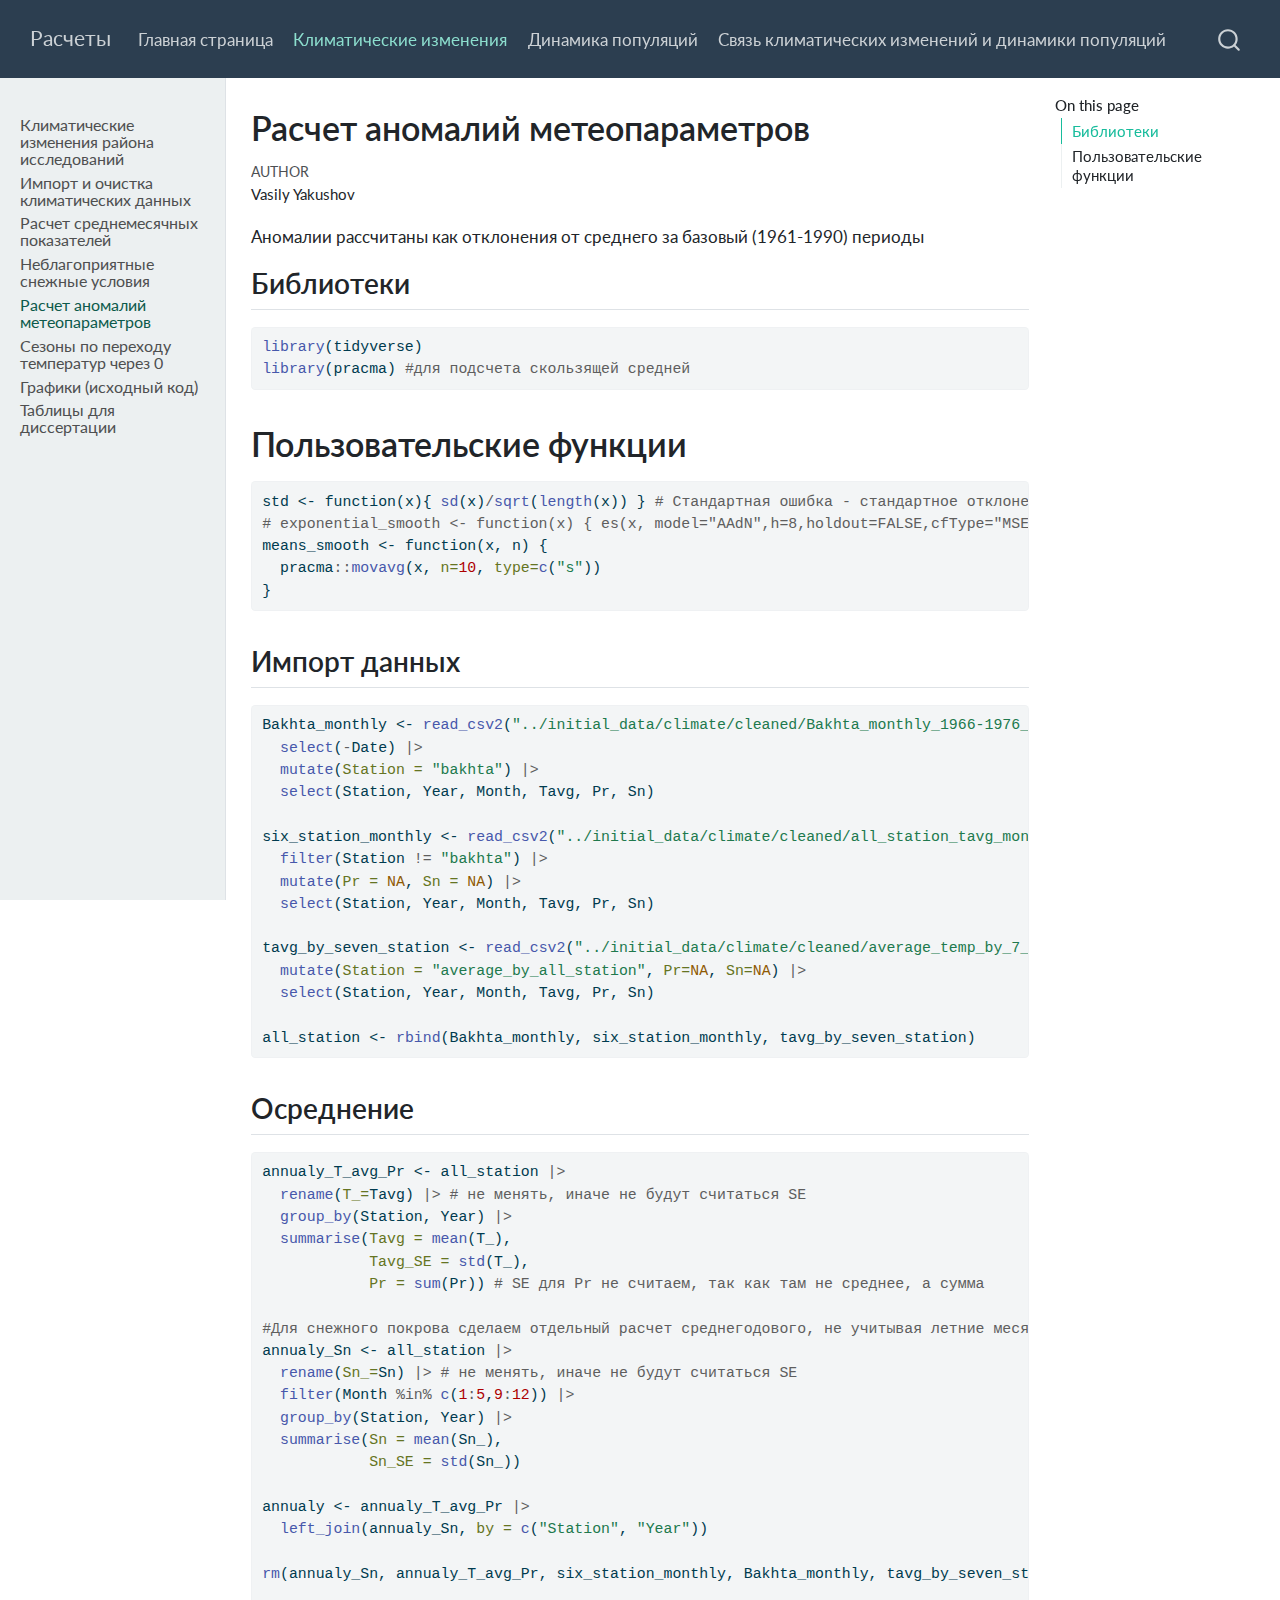
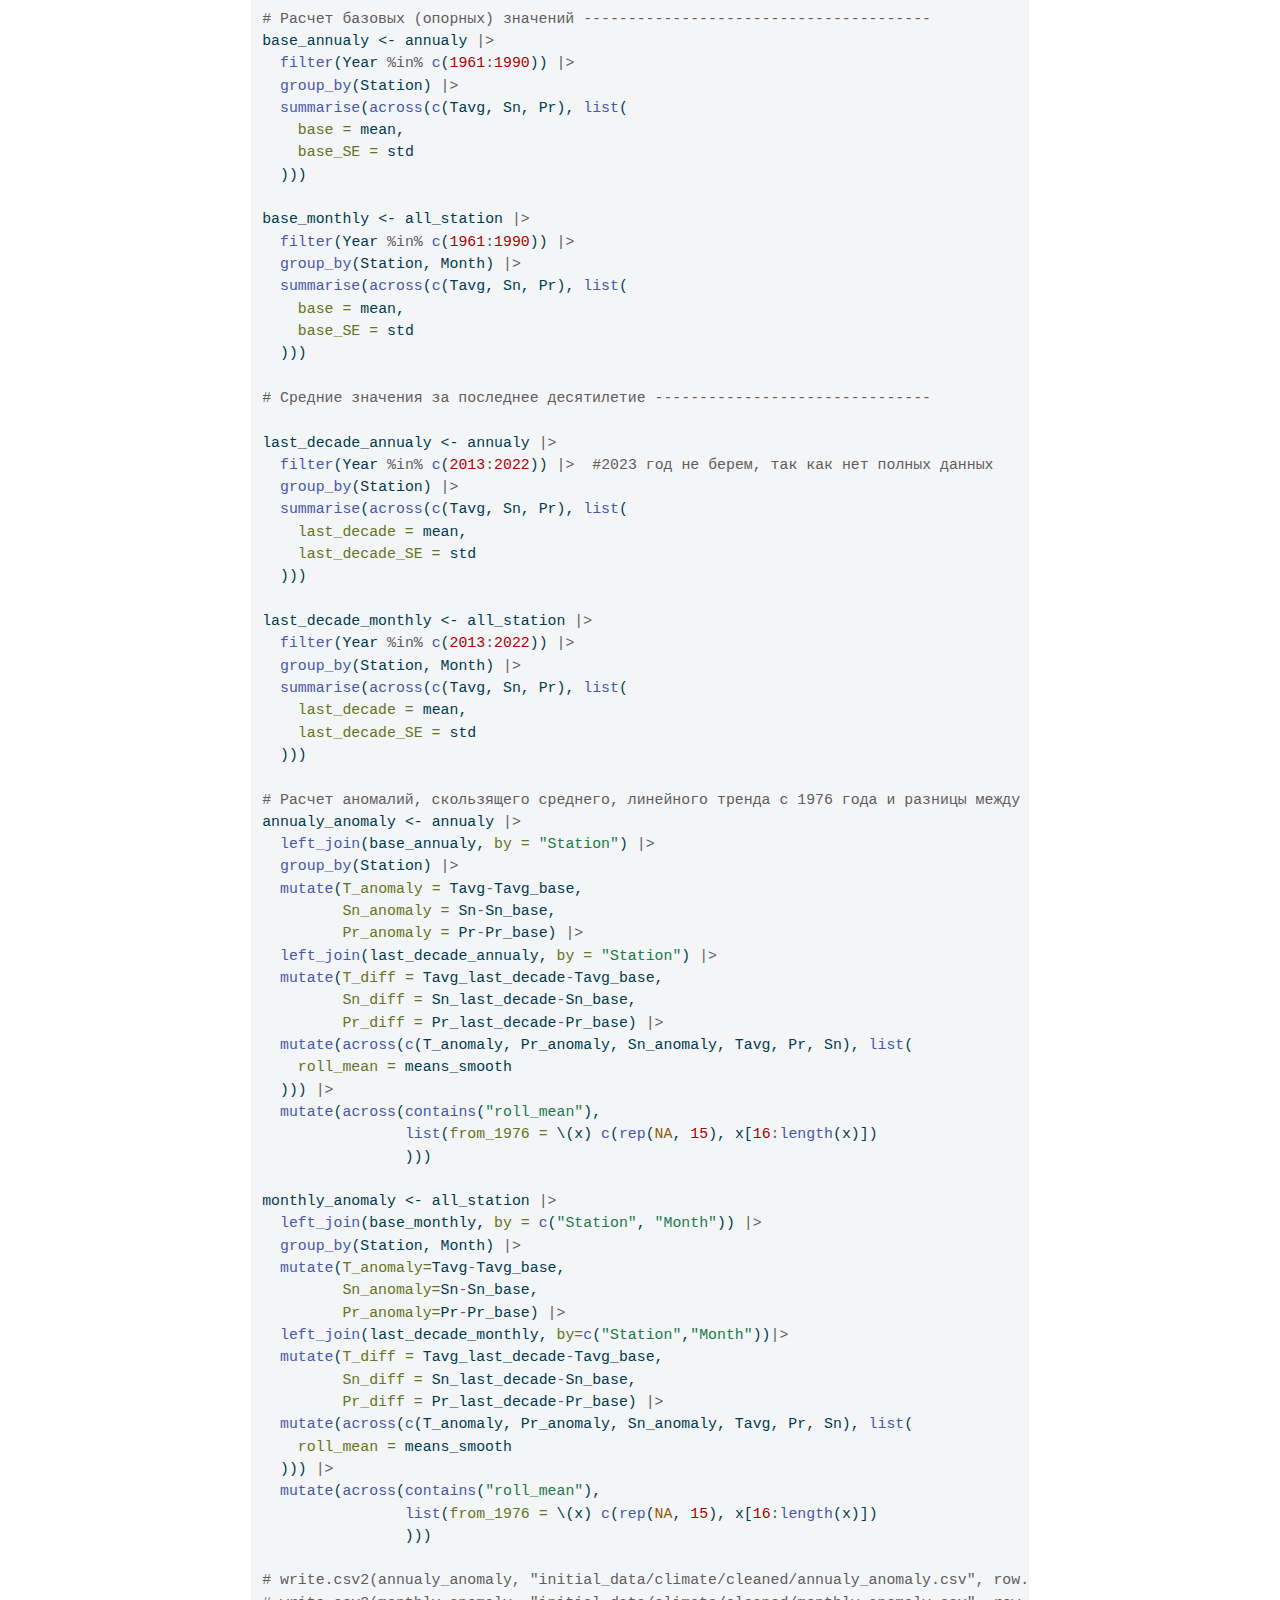
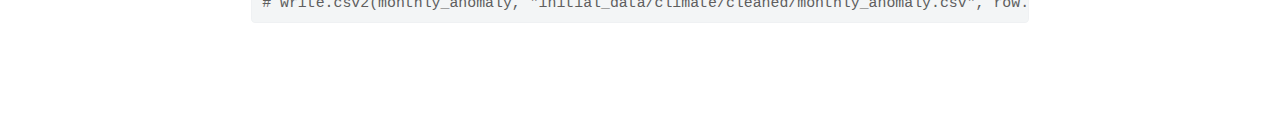
<file: 4_Tavg_Sn_Pr_anomaly.html>
<!DOCTYPE html>
<html xmlns="http://www.w3.org/1999/xhtml" lang="en" xml:lang="en"><head>

<meta charset="utf-8">
<meta name="generator" content="quarto-1.4.555">

<meta name="viewport" content="width=device-width, initial-scale=1.0, user-scalable=yes">

<meta name="author" content="Vasily Yakushov">

<title>Расчеты - Расчет аномалий метеопараметров</title>
<style>
code{white-space: pre-wrap;}
span.smallcaps{font-variant: small-caps;}
div.columns{display: flex; gap: min(4vw, 1.5em);}
div.column{flex: auto; overflow-x: auto;}
div.hanging-indent{margin-left: 1.5em; text-indent: -1.5em;}
ul.task-list{list-style: none;}
ul.task-list li input[type="checkbox"] {
  width: 0.8em;
  margin: 0 0.8em 0.2em -1em; /* quarto-specific, see https://github.com/quarto-dev/quarto-cli/issues/4556 */ 
  vertical-align: middle;
}
/* CSS for syntax highlighting */
pre > code.sourceCode { white-space: pre; position: relative; }
pre > code.sourceCode > span { line-height: 1.25; }
pre > code.sourceCode > span:empty { height: 1.2em; }
.sourceCode { overflow: visible; }
code.sourceCode > span { color: inherit; text-decoration: inherit; }
div.sourceCode { margin: 1em 0; }
pre.sourceCode { margin: 0; }
@media screen {
div.sourceCode { overflow: auto; }
}
@media print {
pre > code.sourceCode { white-space: pre-wrap; }
pre > code.sourceCode > span { text-indent: -5em; padding-left: 5em; }
}
pre.numberSource code
  { counter-reset: source-line 0; }
pre.numberSource code > span
  { position: relative; left: -4em; counter-increment: source-line; }
pre.numberSource code > span > a:first-child::before
  { content: counter(source-line);
    position: relative; left: -1em; text-align: right; vertical-align: baseline;
    border: none; display: inline-block;
    -webkit-touch-callout: none; -webkit-user-select: none;
    -khtml-user-select: none; -moz-user-select: none;
    -ms-user-select: none; user-select: none;
    padding: 0 4px; width: 4em;
  }
pre.numberSource { margin-left: 3em;  padding-left: 4px; }
div.sourceCode
  {   }
@media screen {
pre > code.sourceCode > span > a:first-child::before { text-decoration: underline; }
}
</style>


<script src="site_libs/quarto-nav/quarto-nav.js"></script>
<script src="site_libs/quarto-nav/headroom.min.js"></script>
<script src="site_libs/clipboard/clipboard.min.js"></script>
<script src="site_libs/quarto-search/autocomplete.umd.js"></script>
<script src="site_libs/quarto-search/fuse.min.js"></script>
<script src="site_libs/quarto-search/quarto-search.js"></script>
<meta name="quarto:offset" content="./">
<script src="site_libs/quarto-html/quarto.js"></script>
<script src="site_libs/quarto-html/popper.min.js"></script>
<script src="site_libs/quarto-html/tippy.umd.min.js"></script>
<script src="site_libs/quarto-html/anchor.min.js"></script>
<link href="site_libs/quarto-html/tippy.css" rel="stylesheet">
<link href="site_libs/quarto-html/quarto-syntax-highlighting.css" rel="stylesheet" id="quarto-text-highlighting-styles">
<script src="site_libs/bootstrap/bootstrap.min.js"></script>
<link href="site_libs/bootstrap/bootstrap-icons.css" rel="stylesheet">
<link href="site_libs/bootstrap/bootstrap.min.css" rel="stylesheet" id="quarto-bootstrap" data-mode="light">
<script id="quarto-search-options" type="application/json">{
  "location": "navbar",
  "copy-button": false,
  "collapse-after": 3,
  "panel-placement": "end",
  "type": "overlay",
  "limit": 50,
  "keyboard-shortcut": [
    "f",
    "/",
    "s"
  ],
  "show-item-context": false,
  "language": {
    "search-no-results-text": "No results",
    "search-matching-documents-text": "matching documents",
    "search-copy-link-title": "Copy link to search",
    "search-hide-matches-text": "Hide additional matches",
    "search-more-match-text": "more match in this document",
    "search-more-matches-text": "more matches in this document",
    "search-clear-button-title": "Clear",
    "search-text-placeholder": "",
    "search-detached-cancel-button-title": "Cancel",
    "search-submit-button-title": "Submit",
    "search-label": "Search"
  }
}</script>


<link rel="stylesheet" href="styles.css">
</head>

<body class="nav-sidebar docked nav-fixed">

<div id="quarto-search-results"></div>
  <header id="quarto-header" class="headroom fixed-top">
    <nav class="navbar navbar-expand-lg " data-bs-theme="dark">
      <div class="navbar-container container-fluid">
      <div class="navbar-brand-container mx-auto">
    <a class="navbar-brand" href="./index.html">
    <span class="navbar-title">Расчеты</span>
    </a>
  </div>
            <div id="quarto-search" class="" title="Search"></div>
          <button class="navbar-toggler" type="button" data-bs-toggle="collapse" data-bs-target="#navbarCollapse" aria-controls="navbarCollapse" aria-expanded="false" aria-label="Toggle navigation" onclick="if (window.quartoToggleHeadroom) { window.quartoToggleHeadroom(); }">
  <span class="navbar-toggler-icon"></span>
</button>
          <div class="collapse navbar-collapse" id="navbarCollapse">
            <ul class="navbar-nav navbar-nav-scroll me-auto">
  <li class="nav-item">
    <a class="nav-link" href="./index.html"> 
<span class="menu-text">Главная страница</span></a>
  </li>  
  <li class="nav-item">
    <a class="nav-link active" href="./climate_main.html" aria-current="page"> 
<span class="menu-text">Климатические изменения</span></a>
  </li>  
  <li class="nav-item">
    <a class="nav-link" href="./population_dynamic_main.html"> 
<span class="menu-text">Динамика популяций</span></a>
  </li>  
  <li class="nav-item">
    <a class="nav-link" href="./numbers&amp;climate_main.html"> 
<span class="menu-text">Связь климатических изменений и динамики популяций</span></a>
  </li>  
</ul>
          </div> <!-- /navcollapse -->
          <div class="quarto-navbar-tools">
</div>
      </div> <!-- /container-fluid -->
    </nav>
  <nav class="quarto-secondary-nav">
    <div class="container-fluid d-flex">
      <button type="button" class="quarto-btn-toggle btn" data-bs-toggle="collapse" data-bs-target=".quarto-sidebar-collapse-item" aria-controls="quarto-sidebar" aria-expanded="false" aria-label="Toggle sidebar navigation" onclick="if (window.quartoToggleHeadroom) { window.quartoToggleHeadroom(); }">
        <i class="bi bi-layout-text-sidebar-reverse"></i>
      </button>
        <nav class="quarto-page-breadcrumbs" aria-label="breadcrumb"><ol class="breadcrumb"><li class="breadcrumb-item"><a href="./4_Tavg_Sn_Pr_anomaly.html">Расчет аномалий метеопараметров</a></li></ol></nav>
        <a class="flex-grow-1" role="button" data-bs-toggle="collapse" data-bs-target=".quarto-sidebar-collapse-item" aria-controls="quarto-sidebar" aria-expanded="false" aria-label="Toggle sidebar navigation" onclick="if (window.quartoToggleHeadroom) { window.quartoToggleHeadroom(); }">      
        </a>
    </div>
  </nav>
</header>
<!-- content -->
<div id="quarto-content" class="quarto-container page-columns page-rows-contents page-layout-article page-navbar">
<!-- sidebar -->
  <nav id="quarto-sidebar" class="sidebar collapse collapse-horizontal quarto-sidebar-collapse-item sidebar-navigation docked overflow-auto">
    <div class="sidebar-menu-container"> 
    <ul class="list-unstyled mt-1">
        <li class="sidebar-item">
  <div class="sidebar-item-container"> 
  <a href="./climate_main.html" class="sidebar-item-text sidebar-link">
 <span class="menu-text">Климатические изменения района исследований</span></a>
  </div>
</li>
        <li class="sidebar-item">
  <div class="sidebar-item-container"> 
  <a href="./1_import-&amp;-cleaning.html" class="sidebar-item-text sidebar-link">
 <span class="menu-text">Импорт и очистка климатических данных</span></a>
  </div>
</li>
        <li class="sidebar-item">
  <div class="sidebar-item-container"> 
  <a href="./2_all_station_Tavg&amp;Sn_quality.html" class="sidebar-item-text sidebar-link">
 <span class="menu-text">Расчет среднемесячных показателей</span></a>
  </div>
</li>
        <li class="sidebar-item">
  <div class="sidebar-item-container"> 
  <a href="./3_bad_snow.html" class="sidebar-item-text sidebar-link">
 <span class="menu-text">Неблагоприятные снежные условия</span></a>
  </div>
</li>
        <li class="sidebar-item">
  <div class="sidebar-item-container"> 
  <a href="./4_Tavg_Sn_Pr_anomaly.html" class="sidebar-item-text sidebar-link active">
 <span class="menu-text">Расчет аномалий метеопараметров</span></a>
  </div>
</li>
        <li class="sidebar-item">
  <div class="sidebar-item-container"> 
  <a href="./5_crossing_zero.html" class="sidebar-item-text sidebar-link">
 <span class="menu-text">Сезоны по переходу температур через 0</span></a>
  </div>
</li>
        <li class="sidebar-item">
  <div class="sidebar-item-container"> 
  <a href="./6_graphs.html" class="sidebar-item-text sidebar-link">
 <span class="menu-text">Графики (исходный код)</span></a>
  </div>
</li>
        <li class="sidebar-item">
  <div class="sidebar-item-container"> 
  <a href="./7_tables.html" class="sidebar-item-text sidebar-link">
 <span class="menu-text">Таблицы для диссертации</span></a>
  </div>
</li>
    </ul>
    </div>
</nav>
<div id="quarto-sidebar-glass" class="quarto-sidebar-collapse-item" data-bs-toggle="collapse" data-bs-target=".quarto-sidebar-collapse-item"></div>
<!-- margin-sidebar -->
    <div id="quarto-margin-sidebar" class="sidebar margin-sidebar">
        <nav id="TOC" role="doc-toc" class="toc-active">
    <h2 id="toc-title">On this page</h2>
   
  <ul>
  <li><a href="#библиотеки" id="toc-библиотеки" class="nav-link active" data-scroll-target="#библиотеки">Библиотеки</a></li>
  <li><a href="#пользовательские-функции" id="toc-пользовательские-функции" class="nav-link" data-scroll-target="#пользовательские-функции">Пользовательские функции</a>
  <ul class="collapse">
  <li><a href="#импорт-данных" id="toc-импорт-данных" class="nav-link" data-scroll-target="#импорт-данных">Импорт данных</a></li>
  <li><a href="#осреднение" id="toc-осреднение" class="nav-link" data-scroll-target="#осреднение">Осреднение</a></li>
  </ul></li>
  </ul>
</nav>
    </div>
<!-- main -->
<main class="content" id="quarto-document-content">

<header id="title-block-header" class="quarto-title-block default">
<div class="quarto-title">
<h1 class="title">Расчет аномалий метеопараметров</h1>
</div>



<div class="quarto-title-meta">

    <div>
    <div class="quarto-title-meta-heading">Author</div>
    <div class="quarto-title-meta-contents">
             <p>Vasily Yakushov </p>
          </div>
  </div>
    
  
    
  </div>
  


</header>


<p>Аномалии рассчитаны как отклонения от среднего за базовый (1961-1990) периоды</p>
<section id="библиотеки" class="level2">
<h2 class="anchored" data-anchor-id="библиотеки">Библиотеки</h2>
<div class="cell">
<div class="sourceCode cell-code" id="cb1"><pre class="sourceCode r code-with-copy"><code class="sourceCode r"><span id="cb1-1"><a href="#cb1-1" aria-hidden="true" tabindex="-1"></a><span class="fu">library</span>(tidyverse)</span>
<span id="cb1-2"><a href="#cb1-2" aria-hidden="true" tabindex="-1"></a><span class="fu">library</span>(pracma) <span class="co">#для подсчета скользящей средней</span></span></code><button title="Copy to Clipboard" class="code-copy-button"><i class="bi"></i></button></pre></div>
</div>
</section>
<section id="пользовательские-функции" class="level1">
<h1>Пользовательские функции</h1>
<div class="cell">
<div class="sourceCode cell-code" id="cb2"><pre class="sourceCode r code-with-copy"><code class="sourceCode r"><span id="cb2-1"><a href="#cb2-1" aria-hidden="true" tabindex="-1"></a>std <span class="ot">&lt;-</span> <span class="cf">function</span>(x){ <span class="fu">sd</span>(x)<span class="sc">/</span><span class="fu">sqrt</span>(<span class="fu">length</span>(x)) } <span class="co"># Стандартная ошибка - стандартное отклонение/квадратный корень из числа наблюдений</span></span>
<span id="cb2-2"><a href="#cb2-2" aria-hidden="true" tabindex="-1"></a><span class="co"># exponential_smooth &lt;- function(x) { es(x, model="AAdN",h=8,holdout=FALSE,cfType="MSE")$fitted}</span></span>
<span id="cb2-3"><a href="#cb2-3" aria-hidden="true" tabindex="-1"></a>means_smooth <span class="ot">&lt;-</span> <span class="cf">function</span>(x, n) {</span>
<span id="cb2-4"><a href="#cb2-4" aria-hidden="true" tabindex="-1"></a>  pracma<span class="sc">::</span><span class="fu">movavg</span>(x, <span class="at">n=</span><span class="dv">10</span>, <span class="at">type=</span><span class="fu">c</span>(<span class="st">"s"</span>))</span>
<span id="cb2-5"><a href="#cb2-5" aria-hidden="true" tabindex="-1"></a>}</span></code><button title="Copy to Clipboard" class="code-copy-button"><i class="bi"></i></button></pre></div>
</div>
<section id="импорт-данных" class="level2">
<h2 class="anchored" data-anchor-id="импорт-данных">Импорт данных</h2>
<div class="cell">
<div class="sourceCode cell-code" id="cb3"><pre class="sourceCode r code-with-copy"><code class="sourceCode r"><span id="cb3-1"><a href="#cb3-1" aria-hidden="true" tabindex="-1"></a>Bakhta_monthly <span class="ot">&lt;-</span> <span class="fu">read_csv2</span>(<span class="st">"../initial_data/climate/cleaned/Bakhta_monthly_1966-1976_replaced_by_average_Bor_Verkhn.csv"</span>) <span class="sc">|&gt;</span> </span>
<span id="cb3-2"><a href="#cb3-2" aria-hidden="true" tabindex="-1"></a>  <span class="fu">select</span>(<span class="sc">-</span>Date) <span class="sc">|&gt;</span> </span>
<span id="cb3-3"><a href="#cb3-3" aria-hidden="true" tabindex="-1"></a>  <span class="fu">mutate</span>(<span class="at">Station =</span> <span class="st">"bakhta"</span>) <span class="sc">|&gt;</span> </span>
<span id="cb3-4"><a href="#cb3-4" aria-hidden="true" tabindex="-1"></a>  <span class="fu">select</span>(Station, Year, Month, Tavg, Pr, Sn)</span>
<span id="cb3-5"><a href="#cb3-5" aria-hidden="true" tabindex="-1"></a></span>
<span id="cb3-6"><a href="#cb3-6" aria-hidden="true" tabindex="-1"></a>six_station_monthly <span class="ot">&lt;-</span> <span class="fu">read_csv2</span>(<span class="st">"../initial_data/climate/cleaned/all_station_tavg_monthly.csv"</span>) <span class="sc">|&gt;</span> </span>
<span id="cb3-7"><a href="#cb3-7" aria-hidden="true" tabindex="-1"></a>  <span class="fu">filter</span>(Station <span class="sc">!=</span> <span class="st">"bakhta"</span>) <span class="sc">|&gt;</span> </span>
<span id="cb3-8"><a href="#cb3-8" aria-hidden="true" tabindex="-1"></a>  <span class="fu">mutate</span>(<span class="at">Pr =</span> <span class="cn">NA</span>, <span class="at">Sn =</span> <span class="cn">NA</span>) <span class="sc">|&gt;</span> </span>
<span id="cb3-9"><a href="#cb3-9" aria-hidden="true" tabindex="-1"></a>  <span class="fu">select</span>(Station, Year, Month, Tavg, Pr, Sn)</span>
<span id="cb3-10"><a href="#cb3-10" aria-hidden="true" tabindex="-1"></a></span>
<span id="cb3-11"><a href="#cb3-11" aria-hidden="true" tabindex="-1"></a>tavg_by_seven_station <span class="ot">&lt;-</span> <span class="fu">read_csv2</span>(<span class="st">"../initial_data/climate/cleaned/average_temp_by_7_station.csv"</span>) <span class="sc">|&gt;</span> </span>
<span id="cb3-12"><a href="#cb3-12" aria-hidden="true" tabindex="-1"></a>  <span class="fu">mutate</span>(<span class="at">Station =</span> <span class="st">"average_by_all_station"</span>, <span class="at">Pr=</span><span class="cn">NA</span>, <span class="at">Sn=</span><span class="cn">NA</span>) <span class="sc">|&gt;</span> </span>
<span id="cb3-13"><a href="#cb3-13" aria-hidden="true" tabindex="-1"></a>  <span class="fu">select</span>(Station, Year, Month, Tavg, Pr, Sn)</span>
<span id="cb3-14"><a href="#cb3-14" aria-hidden="true" tabindex="-1"></a></span>
<span id="cb3-15"><a href="#cb3-15" aria-hidden="true" tabindex="-1"></a>all_station <span class="ot">&lt;-</span> <span class="fu">rbind</span>(Bakhta_monthly, six_station_monthly, tavg_by_seven_station)</span></code><button title="Copy to Clipboard" class="code-copy-button"><i class="bi"></i></button></pre></div>
</div>
</section>
<section id="осреднение" class="level2">
<h2 class="anchored" data-anchor-id="осреднение">Осреднение</h2>
<div class="cell">
<div class="sourceCode cell-code" id="cb4"><pre class="sourceCode r code-with-copy"><code class="sourceCode r"><span id="cb4-1"><a href="#cb4-1" aria-hidden="true" tabindex="-1"></a>annualy_T_avg_Pr <span class="ot">&lt;-</span> all_station <span class="sc">|&gt;</span> </span>
<span id="cb4-2"><a href="#cb4-2" aria-hidden="true" tabindex="-1"></a>  <span class="fu">rename</span>(<span class="at">T_=</span>Tavg) <span class="sc">|&gt;</span> <span class="co"># не менять, иначе не будут считаться SE</span></span>
<span id="cb4-3"><a href="#cb4-3" aria-hidden="true" tabindex="-1"></a>  <span class="fu">group_by</span>(Station, Year) <span class="sc">|&gt;</span> </span>
<span id="cb4-4"><a href="#cb4-4" aria-hidden="true" tabindex="-1"></a>  <span class="fu">summarise</span>(<span class="at">Tavg =</span> <span class="fu">mean</span>(T_),</span>
<span id="cb4-5"><a href="#cb4-5" aria-hidden="true" tabindex="-1"></a>            <span class="at">Tavg_SE =</span> <span class="fu">std</span>(T_),</span>
<span id="cb4-6"><a href="#cb4-6" aria-hidden="true" tabindex="-1"></a>            <span class="at">Pr =</span> <span class="fu">sum</span>(Pr)) <span class="co"># SE для Pr не считаем, так как там не среднее, а сумма</span></span>
<span id="cb4-7"><a href="#cb4-7" aria-hidden="true" tabindex="-1"></a></span>
<span id="cb4-8"><a href="#cb4-8" aria-hidden="true" tabindex="-1"></a><span class="co">#Для снежного покрова сделаем отдельный расчет среднегодового, не учитывая летние месяцы</span></span>
<span id="cb4-9"><a href="#cb4-9" aria-hidden="true" tabindex="-1"></a>annualy_Sn <span class="ot">&lt;-</span> all_station <span class="sc">|&gt;</span> </span>
<span id="cb4-10"><a href="#cb4-10" aria-hidden="true" tabindex="-1"></a>  <span class="fu">rename</span>(<span class="at">Sn_=</span>Sn) <span class="sc">|&gt;</span> <span class="co"># не менять, иначе не будут считаться SE</span></span>
<span id="cb4-11"><a href="#cb4-11" aria-hidden="true" tabindex="-1"></a>  <span class="fu">filter</span>(Month <span class="sc">%in%</span> <span class="fu">c</span>(<span class="dv">1</span><span class="sc">:</span><span class="dv">5</span>,<span class="dv">9</span><span class="sc">:</span><span class="dv">12</span>)) <span class="sc">|&gt;</span> </span>
<span id="cb4-12"><a href="#cb4-12" aria-hidden="true" tabindex="-1"></a>  <span class="fu">group_by</span>(Station, Year) <span class="sc">|&gt;</span> </span>
<span id="cb4-13"><a href="#cb4-13" aria-hidden="true" tabindex="-1"></a>  <span class="fu">summarise</span>(<span class="at">Sn =</span> <span class="fu">mean</span>(Sn_),</span>
<span id="cb4-14"><a href="#cb4-14" aria-hidden="true" tabindex="-1"></a>            <span class="at">Sn_SE =</span> <span class="fu">std</span>(Sn_))</span>
<span id="cb4-15"><a href="#cb4-15" aria-hidden="true" tabindex="-1"></a></span>
<span id="cb4-16"><a href="#cb4-16" aria-hidden="true" tabindex="-1"></a>annualy <span class="ot">&lt;-</span> annualy_T_avg_Pr <span class="sc">|&gt;</span> </span>
<span id="cb4-17"><a href="#cb4-17" aria-hidden="true" tabindex="-1"></a>  <span class="fu">left_join</span>(annualy_Sn, <span class="at">by =</span> <span class="fu">c</span>(<span class="st">"Station"</span>, <span class="st">"Year"</span>))</span>
<span id="cb4-18"><a href="#cb4-18" aria-hidden="true" tabindex="-1"></a></span>
<span id="cb4-19"><a href="#cb4-19" aria-hidden="true" tabindex="-1"></a><span class="fu">rm</span>(annualy_Sn, annualy_T_avg_Pr, six_station_monthly, Bakhta_monthly, tavg_by_seven_station)</span>
<span id="cb4-20"><a href="#cb4-20" aria-hidden="true" tabindex="-1"></a></span>
<span id="cb4-21"><a href="#cb4-21" aria-hidden="true" tabindex="-1"></a><span class="co"># Расчет базовых (опорных) значений ---------------------------------------</span></span>
<span id="cb4-22"><a href="#cb4-22" aria-hidden="true" tabindex="-1"></a>base_annualy <span class="ot">&lt;-</span> annualy <span class="sc">|&gt;</span> </span>
<span id="cb4-23"><a href="#cb4-23" aria-hidden="true" tabindex="-1"></a>  <span class="fu">filter</span>(Year <span class="sc">%in%</span> <span class="fu">c</span>(<span class="dv">1961</span><span class="sc">:</span><span class="dv">1990</span>)) <span class="sc">|&gt;</span> </span>
<span id="cb4-24"><a href="#cb4-24" aria-hidden="true" tabindex="-1"></a>  <span class="fu">group_by</span>(Station) <span class="sc">|&gt;</span> </span>
<span id="cb4-25"><a href="#cb4-25" aria-hidden="true" tabindex="-1"></a>  <span class="fu">summarise</span>(<span class="fu">across</span>(<span class="fu">c</span>(Tavg, Sn, Pr), <span class="fu">list</span>(</span>
<span id="cb4-26"><a href="#cb4-26" aria-hidden="true" tabindex="-1"></a>    <span class="at">base =</span> mean,</span>
<span id="cb4-27"><a href="#cb4-27" aria-hidden="true" tabindex="-1"></a>    <span class="at">base_SE =</span> std</span>
<span id="cb4-28"><a href="#cb4-28" aria-hidden="true" tabindex="-1"></a>  )))</span>
<span id="cb4-29"><a href="#cb4-29" aria-hidden="true" tabindex="-1"></a></span>
<span id="cb4-30"><a href="#cb4-30" aria-hidden="true" tabindex="-1"></a>base_monthly <span class="ot">&lt;-</span> all_station <span class="sc">|&gt;</span> </span>
<span id="cb4-31"><a href="#cb4-31" aria-hidden="true" tabindex="-1"></a>  <span class="fu">filter</span>(Year <span class="sc">%in%</span> <span class="fu">c</span>(<span class="dv">1961</span><span class="sc">:</span><span class="dv">1990</span>)) <span class="sc">|&gt;</span> </span>
<span id="cb4-32"><a href="#cb4-32" aria-hidden="true" tabindex="-1"></a>  <span class="fu">group_by</span>(Station, Month) <span class="sc">|&gt;</span> </span>
<span id="cb4-33"><a href="#cb4-33" aria-hidden="true" tabindex="-1"></a>  <span class="fu">summarise</span>(<span class="fu">across</span>(<span class="fu">c</span>(Tavg, Sn, Pr), <span class="fu">list</span>(</span>
<span id="cb4-34"><a href="#cb4-34" aria-hidden="true" tabindex="-1"></a>    <span class="at">base =</span> mean,</span>
<span id="cb4-35"><a href="#cb4-35" aria-hidden="true" tabindex="-1"></a>    <span class="at">base_SE =</span> std</span>
<span id="cb4-36"><a href="#cb4-36" aria-hidden="true" tabindex="-1"></a>  )))</span>
<span id="cb4-37"><a href="#cb4-37" aria-hidden="true" tabindex="-1"></a></span>
<span id="cb4-38"><a href="#cb4-38" aria-hidden="true" tabindex="-1"></a><span class="co"># Средние значения за последнее десятилетие -------------------------------</span></span>
<span id="cb4-39"><a href="#cb4-39" aria-hidden="true" tabindex="-1"></a></span>
<span id="cb4-40"><a href="#cb4-40" aria-hidden="true" tabindex="-1"></a>last_decade_annualy <span class="ot">&lt;-</span> annualy <span class="sc">|&gt;</span> </span>
<span id="cb4-41"><a href="#cb4-41" aria-hidden="true" tabindex="-1"></a>  <span class="fu">filter</span>(Year <span class="sc">%in%</span> <span class="fu">c</span>(<span class="dv">2013</span><span class="sc">:</span><span class="dv">2022</span>)) <span class="sc">|&gt;</span>  <span class="co">#2023 год не берем, так как нет полных данных</span></span>
<span id="cb4-42"><a href="#cb4-42" aria-hidden="true" tabindex="-1"></a>  <span class="fu">group_by</span>(Station) <span class="sc">|&gt;</span> </span>
<span id="cb4-43"><a href="#cb4-43" aria-hidden="true" tabindex="-1"></a>  <span class="fu">summarise</span>(<span class="fu">across</span>(<span class="fu">c</span>(Tavg, Sn, Pr), <span class="fu">list</span>(</span>
<span id="cb4-44"><a href="#cb4-44" aria-hidden="true" tabindex="-1"></a>    <span class="at">last_decade =</span> mean,</span>
<span id="cb4-45"><a href="#cb4-45" aria-hidden="true" tabindex="-1"></a>    <span class="at">last_decade_SE =</span> std</span>
<span id="cb4-46"><a href="#cb4-46" aria-hidden="true" tabindex="-1"></a>  )))</span>
<span id="cb4-47"><a href="#cb4-47" aria-hidden="true" tabindex="-1"></a></span>
<span id="cb4-48"><a href="#cb4-48" aria-hidden="true" tabindex="-1"></a>last_decade_monthly <span class="ot">&lt;-</span> all_station <span class="sc">|&gt;</span> </span>
<span id="cb4-49"><a href="#cb4-49" aria-hidden="true" tabindex="-1"></a>  <span class="fu">filter</span>(Year <span class="sc">%in%</span> <span class="fu">c</span>(<span class="dv">2013</span><span class="sc">:</span><span class="dv">2022</span>)) <span class="sc">|&gt;</span> </span>
<span id="cb4-50"><a href="#cb4-50" aria-hidden="true" tabindex="-1"></a>  <span class="fu">group_by</span>(Station, Month) <span class="sc">|&gt;</span></span>
<span id="cb4-51"><a href="#cb4-51" aria-hidden="true" tabindex="-1"></a>  <span class="fu">summarise</span>(<span class="fu">across</span>(<span class="fu">c</span>(Tavg, Sn, Pr), <span class="fu">list</span>(</span>
<span id="cb4-52"><a href="#cb4-52" aria-hidden="true" tabindex="-1"></a>    <span class="at">last_decade =</span> mean,</span>
<span id="cb4-53"><a href="#cb4-53" aria-hidden="true" tabindex="-1"></a>    <span class="at">last_decade_SE =</span> std</span>
<span id="cb4-54"><a href="#cb4-54" aria-hidden="true" tabindex="-1"></a>  )))</span>
<span id="cb4-55"><a href="#cb4-55" aria-hidden="true" tabindex="-1"></a></span>
<span id="cb4-56"><a href="#cb4-56" aria-hidden="true" tabindex="-1"></a><span class="co"># Расчет аномалий, скользящего среднего, линейного тренда с 1976 года и разницы между базовой и последним десятилетием --------</span></span>
<span id="cb4-57"><a href="#cb4-57" aria-hidden="true" tabindex="-1"></a>annualy_anomaly <span class="ot">&lt;-</span> annualy <span class="sc">|&gt;</span> </span>
<span id="cb4-58"><a href="#cb4-58" aria-hidden="true" tabindex="-1"></a>  <span class="fu">left_join</span>(base_annualy, <span class="at">by =</span> <span class="st">"Station"</span>) <span class="sc">|&gt;</span> </span>
<span id="cb4-59"><a href="#cb4-59" aria-hidden="true" tabindex="-1"></a>  <span class="fu">group_by</span>(Station) <span class="sc">|&gt;</span> </span>
<span id="cb4-60"><a href="#cb4-60" aria-hidden="true" tabindex="-1"></a>  <span class="fu">mutate</span>(<span class="at">T_anomaly =</span> Tavg<span class="sc">-</span>Tavg_base,</span>
<span id="cb4-61"><a href="#cb4-61" aria-hidden="true" tabindex="-1"></a>         <span class="at">Sn_anomaly =</span> Sn<span class="sc">-</span>Sn_base,</span>
<span id="cb4-62"><a href="#cb4-62" aria-hidden="true" tabindex="-1"></a>         <span class="at">Pr_anomaly =</span> Pr<span class="sc">-</span>Pr_base) <span class="sc">|&gt;</span> </span>
<span id="cb4-63"><a href="#cb4-63" aria-hidden="true" tabindex="-1"></a>  <span class="fu">left_join</span>(last_decade_annualy, <span class="at">by =</span> <span class="st">"Station"</span>) <span class="sc">|&gt;</span> </span>
<span id="cb4-64"><a href="#cb4-64" aria-hidden="true" tabindex="-1"></a>  <span class="fu">mutate</span>(<span class="at">T_diff =</span> Tavg_last_decade<span class="sc">-</span>Tavg_base,</span>
<span id="cb4-65"><a href="#cb4-65" aria-hidden="true" tabindex="-1"></a>         <span class="at">Sn_diff =</span> Sn_last_decade<span class="sc">-</span>Sn_base,</span>
<span id="cb4-66"><a href="#cb4-66" aria-hidden="true" tabindex="-1"></a>         <span class="at">Pr_diff =</span> Pr_last_decade<span class="sc">-</span>Pr_base) <span class="sc">|&gt;</span> </span>
<span id="cb4-67"><a href="#cb4-67" aria-hidden="true" tabindex="-1"></a>  <span class="fu">mutate</span>(<span class="fu">across</span>(<span class="fu">c</span>(T_anomaly, Pr_anomaly, Sn_anomaly, Tavg, Pr, Sn), <span class="fu">list</span>(</span>
<span id="cb4-68"><a href="#cb4-68" aria-hidden="true" tabindex="-1"></a>    <span class="at">roll_mean =</span> means_smooth</span>
<span id="cb4-69"><a href="#cb4-69" aria-hidden="true" tabindex="-1"></a>  ))) <span class="sc">|&gt;</span></span>
<span id="cb4-70"><a href="#cb4-70" aria-hidden="true" tabindex="-1"></a>  <span class="fu">mutate</span>(<span class="fu">across</span>(<span class="fu">contains</span>(<span class="st">"roll_mean"</span>),</span>
<span id="cb4-71"><a href="#cb4-71" aria-hidden="true" tabindex="-1"></a>                <span class="fu">list</span>(<span class="at">from_1976 =</span> \(x) <span class="fu">c</span>(<span class="fu">rep</span>(<span class="cn">NA</span>, <span class="dv">15</span>), x[<span class="dv">16</span><span class="sc">:</span><span class="fu">length</span>(x)])</span>
<span id="cb4-72"><a href="#cb4-72" aria-hidden="true" tabindex="-1"></a>                )))</span>
<span id="cb4-73"><a href="#cb4-73" aria-hidden="true" tabindex="-1"></a></span>
<span id="cb4-74"><a href="#cb4-74" aria-hidden="true" tabindex="-1"></a>monthly_anomaly <span class="ot">&lt;-</span> all_station <span class="sc">|&gt;</span> </span>
<span id="cb4-75"><a href="#cb4-75" aria-hidden="true" tabindex="-1"></a>  <span class="fu">left_join</span>(base_monthly, <span class="at">by =</span> <span class="fu">c</span>(<span class="st">"Station"</span>, <span class="st">"Month"</span>)) <span class="sc">|&gt;</span> </span>
<span id="cb4-76"><a href="#cb4-76" aria-hidden="true" tabindex="-1"></a>  <span class="fu">group_by</span>(Station, Month) <span class="sc">|&gt;</span> </span>
<span id="cb4-77"><a href="#cb4-77" aria-hidden="true" tabindex="-1"></a>  <span class="fu">mutate</span>(<span class="at">T_anomaly=</span>Tavg<span class="sc">-</span>Tavg_base,</span>
<span id="cb4-78"><a href="#cb4-78" aria-hidden="true" tabindex="-1"></a>         <span class="at">Sn_anomaly=</span>Sn<span class="sc">-</span>Sn_base,</span>
<span id="cb4-79"><a href="#cb4-79" aria-hidden="true" tabindex="-1"></a>         <span class="at">Pr_anomaly=</span>Pr<span class="sc">-</span>Pr_base) <span class="sc">|&gt;</span> </span>
<span id="cb4-80"><a href="#cb4-80" aria-hidden="true" tabindex="-1"></a>  <span class="fu">left_join</span>(last_decade_monthly, <span class="at">by=</span><span class="fu">c</span>(<span class="st">"Station"</span>,<span class="st">"Month"</span>))<span class="sc">|&gt;</span> </span>
<span id="cb4-81"><a href="#cb4-81" aria-hidden="true" tabindex="-1"></a>  <span class="fu">mutate</span>(<span class="at">T_diff =</span> Tavg_last_decade<span class="sc">-</span>Tavg_base,</span>
<span id="cb4-82"><a href="#cb4-82" aria-hidden="true" tabindex="-1"></a>         <span class="at">Sn_diff =</span> Sn_last_decade<span class="sc">-</span>Sn_base,</span>
<span id="cb4-83"><a href="#cb4-83" aria-hidden="true" tabindex="-1"></a>         <span class="at">Pr_diff =</span> Pr_last_decade<span class="sc">-</span>Pr_base) <span class="sc">|&gt;</span> </span>
<span id="cb4-84"><a href="#cb4-84" aria-hidden="true" tabindex="-1"></a>  <span class="fu">mutate</span>(<span class="fu">across</span>(<span class="fu">c</span>(T_anomaly, Pr_anomaly, Sn_anomaly, Tavg, Pr, Sn), <span class="fu">list</span>(</span>
<span id="cb4-85"><a href="#cb4-85" aria-hidden="true" tabindex="-1"></a>    <span class="at">roll_mean =</span> means_smooth</span>
<span id="cb4-86"><a href="#cb4-86" aria-hidden="true" tabindex="-1"></a>  ))) <span class="sc">|&gt;</span></span>
<span id="cb4-87"><a href="#cb4-87" aria-hidden="true" tabindex="-1"></a>  <span class="fu">mutate</span>(<span class="fu">across</span>(<span class="fu">contains</span>(<span class="st">"roll_mean"</span>),</span>
<span id="cb4-88"><a href="#cb4-88" aria-hidden="true" tabindex="-1"></a>                <span class="fu">list</span>(<span class="at">from_1976 =</span> \(x) <span class="fu">c</span>(<span class="fu">rep</span>(<span class="cn">NA</span>, <span class="dv">15</span>), x[<span class="dv">16</span><span class="sc">:</span><span class="fu">length</span>(x)])</span>
<span id="cb4-89"><a href="#cb4-89" aria-hidden="true" tabindex="-1"></a>                )))</span>
<span id="cb4-90"><a href="#cb4-90" aria-hidden="true" tabindex="-1"></a></span>
<span id="cb4-91"><a href="#cb4-91" aria-hidden="true" tabindex="-1"></a><span class="co"># write.csv2(annualy_anomaly, "initial_data/climate/cleaned/annualy_anomaly.csv", row.names = FALSE)</span></span>
<span id="cb4-92"><a href="#cb4-92" aria-hidden="true" tabindex="-1"></a><span class="co"># write.csv2(monthly_anomaly, "initial_data/climate/cleaned/monthly_anomaly.csv", row.names = FALSE)</span></span></code><button title="Copy to Clipboard" class="code-copy-button"><i class="bi"></i></button></pre></div>
</div>


</section>
</section>

</main> <!-- /main -->
<script id="quarto-html-after-body" type="application/javascript">
window.document.addEventListener("DOMContentLoaded", function (event) {
  const toggleBodyColorMode = (bsSheetEl) => {
    const mode = bsSheetEl.getAttribute("data-mode");
    const bodyEl = window.document.querySelector("body");
    if (mode === "dark") {
      bodyEl.classList.add("quarto-dark");
      bodyEl.classList.remove("quarto-light");
    } else {
      bodyEl.classList.add("quarto-light");
      bodyEl.classList.remove("quarto-dark");
    }
  }
  const toggleBodyColorPrimary = () => {
    const bsSheetEl = window.document.querySelector("link#quarto-bootstrap");
    if (bsSheetEl) {
      toggleBodyColorMode(bsSheetEl);
    }
  }
  toggleBodyColorPrimary();  
  const icon = "";
  const anchorJS = new window.AnchorJS();
  anchorJS.options = {
    placement: 'right',
    icon: icon
  };
  anchorJS.add('.anchored');
  const isCodeAnnotation = (el) => {
    for (const clz of el.classList) {
      if (clz.startsWith('code-annotation-')) {                     
        return true;
      }
    }
    return false;
  }
  const clipboard = new window.ClipboardJS('.code-copy-button', {
    text: function(trigger) {
      const codeEl = trigger.previousElementSibling.cloneNode(true);
      for (const childEl of codeEl.children) {
        if (isCodeAnnotation(childEl)) {
          childEl.remove();
        }
      }
      return codeEl.innerText;
    }
  });
  clipboard.on('success', function(e) {
    // button target
    const button = e.trigger;
    // don't keep focus
    button.blur();
    // flash "checked"
    button.classList.add('code-copy-button-checked');
    var currentTitle = button.getAttribute("title");
    button.setAttribute("title", "Copied!");
    let tooltip;
    if (window.bootstrap) {
      button.setAttribute("data-bs-toggle", "tooltip");
      button.setAttribute("data-bs-placement", "left");
      button.setAttribute("data-bs-title", "Copied!");
      tooltip = new bootstrap.Tooltip(button, 
        { trigger: "manual", 
          customClass: "code-copy-button-tooltip",
          offset: [0, -8]});
      tooltip.show();    
    }
    setTimeout(function() {
      if (tooltip) {
        tooltip.hide();
        button.removeAttribute("data-bs-title");
        button.removeAttribute("data-bs-toggle");
        button.removeAttribute("data-bs-placement");
      }
      button.setAttribute("title", currentTitle);
      button.classList.remove('code-copy-button-checked');
    }, 1000);
    // clear code selection
    e.clearSelection();
  });
    var localhostRegex = new RegExp(/^(?:http|https):\/\/localhost\:?[0-9]*\//);
    var mailtoRegex = new RegExp(/^mailto:/);
      var filterRegex = new RegExp('/' + window.location.host + '/');
    var isInternal = (href) => {
        return filterRegex.test(href) || localhostRegex.test(href) || mailtoRegex.test(href);
    }
    // Inspect non-navigation links and adorn them if external
 	var links = window.document.querySelectorAll('a[href]:not(.nav-link):not(.navbar-brand):not(.toc-action):not(.sidebar-link):not(.sidebar-item-toggle):not(.pagination-link):not(.no-external):not([aria-hidden]):not(.dropdown-item):not(.quarto-navigation-tool)');
    for (var i=0; i<links.length; i++) {
      const link = links[i];
      if (!isInternal(link.href)) {
        // undo the damage that might have been done by quarto-nav.js in the case of
        // links that we want to consider external
        if (link.dataset.originalHref !== undefined) {
          link.href = link.dataset.originalHref;
        }
      }
    }
  function tippyHover(el, contentFn, onTriggerFn, onUntriggerFn) {
    const config = {
      allowHTML: true,
      maxWidth: 500,
      delay: 100,
      arrow: false,
      appendTo: function(el) {
          return el.parentElement;
      },
      interactive: true,
      interactiveBorder: 10,
      theme: 'quarto',
      placement: 'bottom-start',
    };
    if (contentFn) {
      config.content = contentFn;
    }
    if (onTriggerFn) {
      config.onTrigger = onTriggerFn;
    }
    if (onUntriggerFn) {
      config.onUntrigger = onUntriggerFn;
    }
    window.tippy(el, config); 
  }
  const noterefs = window.document.querySelectorAll('a[role="doc-noteref"]');
  for (var i=0; i<noterefs.length; i++) {
    const ref = noterefs[i];
    tippyHover(ref, function() {
      // use id or data attribute instead here
      let href = ref.getAttribute('data-footnote-href') || ref.getAttribute('href');
      try { href = new URL(href).hash; } catch {}
      const id = href.replace(/^#\/?/, "");
      const note = window.document.getElementById(id);
      if (note) {
        return note.innerHTML;
      } else {
        return "";
      }
    });
  }
  const xrefs = window.document.querySelectorAll('a.quarto-xref');
  const processXRef = (id, note) => {
    // Strip column container classes
    const stripColumnClz = (el) => {
      el.classList.remove("page-full", "page-columns");
      if (el.children) {
        for (const child of el.children) {
          stripColumnClz(child);
        }
      }
    }
    stripColumnClz(note)
    if (id === null || id.startsWith('sec-')) {
      // Special case sections, only their first couple elements
      const container = document.createElement("div");
      if (note.children && note.children.length > 2) {
        container.appendChild(note.children[0].cloneNode(true));
        for (let i = 1; i < note.children.length; i++) {
          const child = note.children[i];
          if (child.tagName === "P" && child.innerText === "") {
            continue;
          } else {
            container.appendChild(child.cloneNode(true));
            break;
          }
        }
        if (window.Quarto?.typesetMath) {
          window.Quarto.typesetMath(container);
        }
        return container.innerHTML
      } else {
        if (window.Quarto?.typesetMath) {
          window.Quarto.typesetMath(note);
        }
        return note.innerHTML;
      }
    } else {
      // Remove any anchor links if they are present
      const anchorLink = note.querySelector('a.anchorjs-link');
      if (anchorLink) {
        anchorLink.remove();
      }
      if (window.Quarto?.typesetMath) {
        window.Quarto.typesetMath(note);
      }
      // TODO in 1.5, we should make sure this works without a callout special case
      if (note.classList.contains("callout")) {
        return note.outerHTML;
      } else {
        return note.innerHTML;
      }
    }
  }
  for (var i=0; i<xrefs.length; i++) {
    const xref = xrefs[i];
    tippyHover(xref, undefined, function(instance) {
      instance.disable();
      let url = xref.getAttribute('href');
      let hash = undefined; 
      if (url.startsWith('#')) {
        hash = url;
      } else {
        try { hash = new URL(url).hash; } catch {}
      }
      if (hash) {
        const id = hash.replace(/^#\/?/, "");
        const note = window.document.getElementById(id);
        if (note !== null) {
          try {
            const html = processXRef(id, note.cloneNode(true));
            instance.setContent(html);
          } finally {
            instance.enable();
            instance.show();
          }
        } else {
          // See if we can fetch this
          fetch(url.split('#')[0])
          .then(res => res.text())
          .then(html => {
            const parser = new DOMParser();
            const htmlDoc = parser.parseFromString(html, "text/html");
            const note = htmlDoc.getElementById(id);
            if (note !== null) {
              const html = processXRef(id, note);
              instance.setContent(html);
            } 
          }).finally(() => {
            instance.enable();
            instance.show();
          });
        }
      } else {
        // See if we can fetch a full url (with no hash to target)
        // This is a special case and we should probably do some content thinning / targeting
        fetch(url)
        .then(res => res.text())
        .then(html => {
          const parser = new DOMParser();
          const htmlDoc = parser.parseFromString(html, "text/html");
          const note = htmlDoc.querySelector('main.content');
          if (note !== null) {
            // This should only happen for chapter cross references
            // (since there is no id in the URL)
            // remove the first header
            if (note.children.length > 0 && note.children[0].tagName === "HEADER") {
              note.children[0].remove();
            }
            const html = processXRef(null, note);
            instance.setContent(html);
          } 
        }).finally(() => {
          instance.enable();
          instance.show();
        });
      }
    }, function(instance) {
    });
  }
      let selectedAnnoteEl;
      const selectorForAnnotation = ( cell, annotation) => {
        let cellAttr = 'data-code-cell="' + cell + '"';
        let lineAttr = 'data-code-annotation="' +  annotation + '"';
        const selector = 'span[' + cellAttr + '][' + lineAttr + ']';
        return selector;
      }
      const selectCodeLines = (annoteEl) => {
        const doc = window.document;
        const targetCell = annoteEl.getAttribute("data-target-cell");
        const targetAnnotation = annoteEl.getAttribute("data-target-annotation");
        const annoteSpan = window.document.querySelector(selectorForAnnotation(targetCell, targetAnnotation));
        const lines = annoteSpan.getAttribute("data-code-lines").split(",");
        const lineIds = lines.map((line) => {
          return targetCell + "-" + line;
        })
        let top = null;
        let height = null;
        let parent = null;
        if (lineIds.length > 0) {
            //compute the position of the single el (top and bottom and make a div)
            const el = window.document.getElementById(lineIds[0]);
            top = el.offsetTop;
            height = el.offsetHeight;
            parent = el.parentElement.parentElement;
          if (lineIds.length > 1) {
            const lastEl = window.document.getElementById(lineIds[lineIds.length - 1]);
            const bottom = lastEl.offsetTop + lastEl.offsetHeight;
            height = bottom - top;
          }
          if (top !== null && height !== null && parent !== null) {
            // cook up a div (if necessary) and position it 
            let div = window.document.getElementById("code-annotation-line-highlight");
            if (div === null) {
              div = window.document.createElement("div");
              div.setAttribute("id", "code-annotation-line-highlight");
              div.style.position = 'absolute';
              parent.appendChild(div);
            }
            div.style.top = top - 2 + "px";
            div.style.height = height + 4 + "px";
            div.style.left = 0;
            let gutterDiv = window.document.getElementById("code-annotation-line-highlight-gutter");
            if (gutterDiv === null) {
              gutterDiv = window.document.createElement("div");
              gutterDiv.setAttribute("id", "code-annotation-line-highlight-gutter");
              gutterDiv.style.position = 'absolute';
              const codeCell = window.document.getElementById(targetCell);
              const gutter = codeCell.querySelector('.code-annotation-gutter');
              gutter.appendChild(gutterDiv);
            }
            gutterDiv.style.top = top - 2 + "px";
            gutterDiv.style.height = height + 4 + "px";
          }
          selectedAnnoteEl = annoteEl;
        }
      };
      const unselectCodeLines = () => {
        const elementsIds = ["code-annotation-line-highlight", "code-annotation-line-highlight-gutter"];
        elementsIds.forEach((elId) => {
          const div = window.document.getElementById(elId);
          if (div) {
            div.remove();
          }
        });
        selectedAnnoteEl = undefined;
      };
        // Handle positioning of the toggle
    window.addEventListener(
      "resize",
      throttle(() => {
        elRect = undefined;
        if (selectedAnnoteEl) {
          selectCodeLines(selectedAnnoteEl);
        }
      }, 10)
    );
    function throttle(fn, ms) {
    let throttle = false;
    let timer;
      return (...args) => {
        if(!throttle) { // first call gets through
            fn.apply(this, args);
            throttle = true;
        } else { // all the others get throttled
            if(timer) clearTimeout(timer); // cancel #2
            timer = setTimeout(() => {
              fn.apply(this, args);
              timer = throttle = false;
            }, ms);
        }
      };
    }
      // Attach click handler to the DT
      const annoteDls = window.document.querySelectorAll('dt[data-target-cell]');
      for (const annoteDlNode of annoteDls) {
        annoteDlNode.addEventListener('click', (event) => {
          const clickedEl = event.target;
          if (clickedEl !== selectedAnnoteEl) {
            unselectCodeLines();
            const activeEl = window.document.querySelector('dt[data-target-cell].code-annotation-active');
            if (activeEl) {
              activeEl.classList.remove('code-annotation-active');
            }
            selectCodeLines(clickedEl);
            clickedEl.classList.add('code-annotation-active');
          } else {
            // Unselect the line
            unselectCodeLines();
            clickedEl.classList.remove('code-annotation-active');
          }
        });
      }
  const findCites = (el) => {
    const parentEl = el.parentElement;
    if (parentEl) {
      const cites = parentEl.dataset.cites;
      if (cites) {
        return {
          el,
          cites: cites.split(' ')
        };
      } else {
        return findCites(el.parentElement)
      }
    } else {
      return undefined;
    }
  };
  var bibliorefs = window.document.querySelectorAll('a[role="doc-biblioref"]');
  for (var i=0; i<bibliorefs.length; i++) {
    const ref = bibliorefs[i];
    const citeInfo = findCites(ref);
    if (citeInfo) {
      tippyHover(citeInfo.el, function() {
        var popup = window.document.createElement('div');
        citeInfo.cites.forEach(function(cite) {
          var citeDiv = window.document.createElement('div');
          citeDiv.classList.add('hanging-indent');
          citeDiv.classList.add('csl-entry');
          var biblioDiv = window.document.getElementById('ref-' + cite);
          if (biblioDiv) {
            citeDiv.innerHTML = biblioDiv.innerHTML;
          }
          popup.appendChild(citeDiv);
        });
        return popup.innerHTML;
      });
    }
  }
});
</script>
</div> <!-- /content -->




</body></html>
</file>
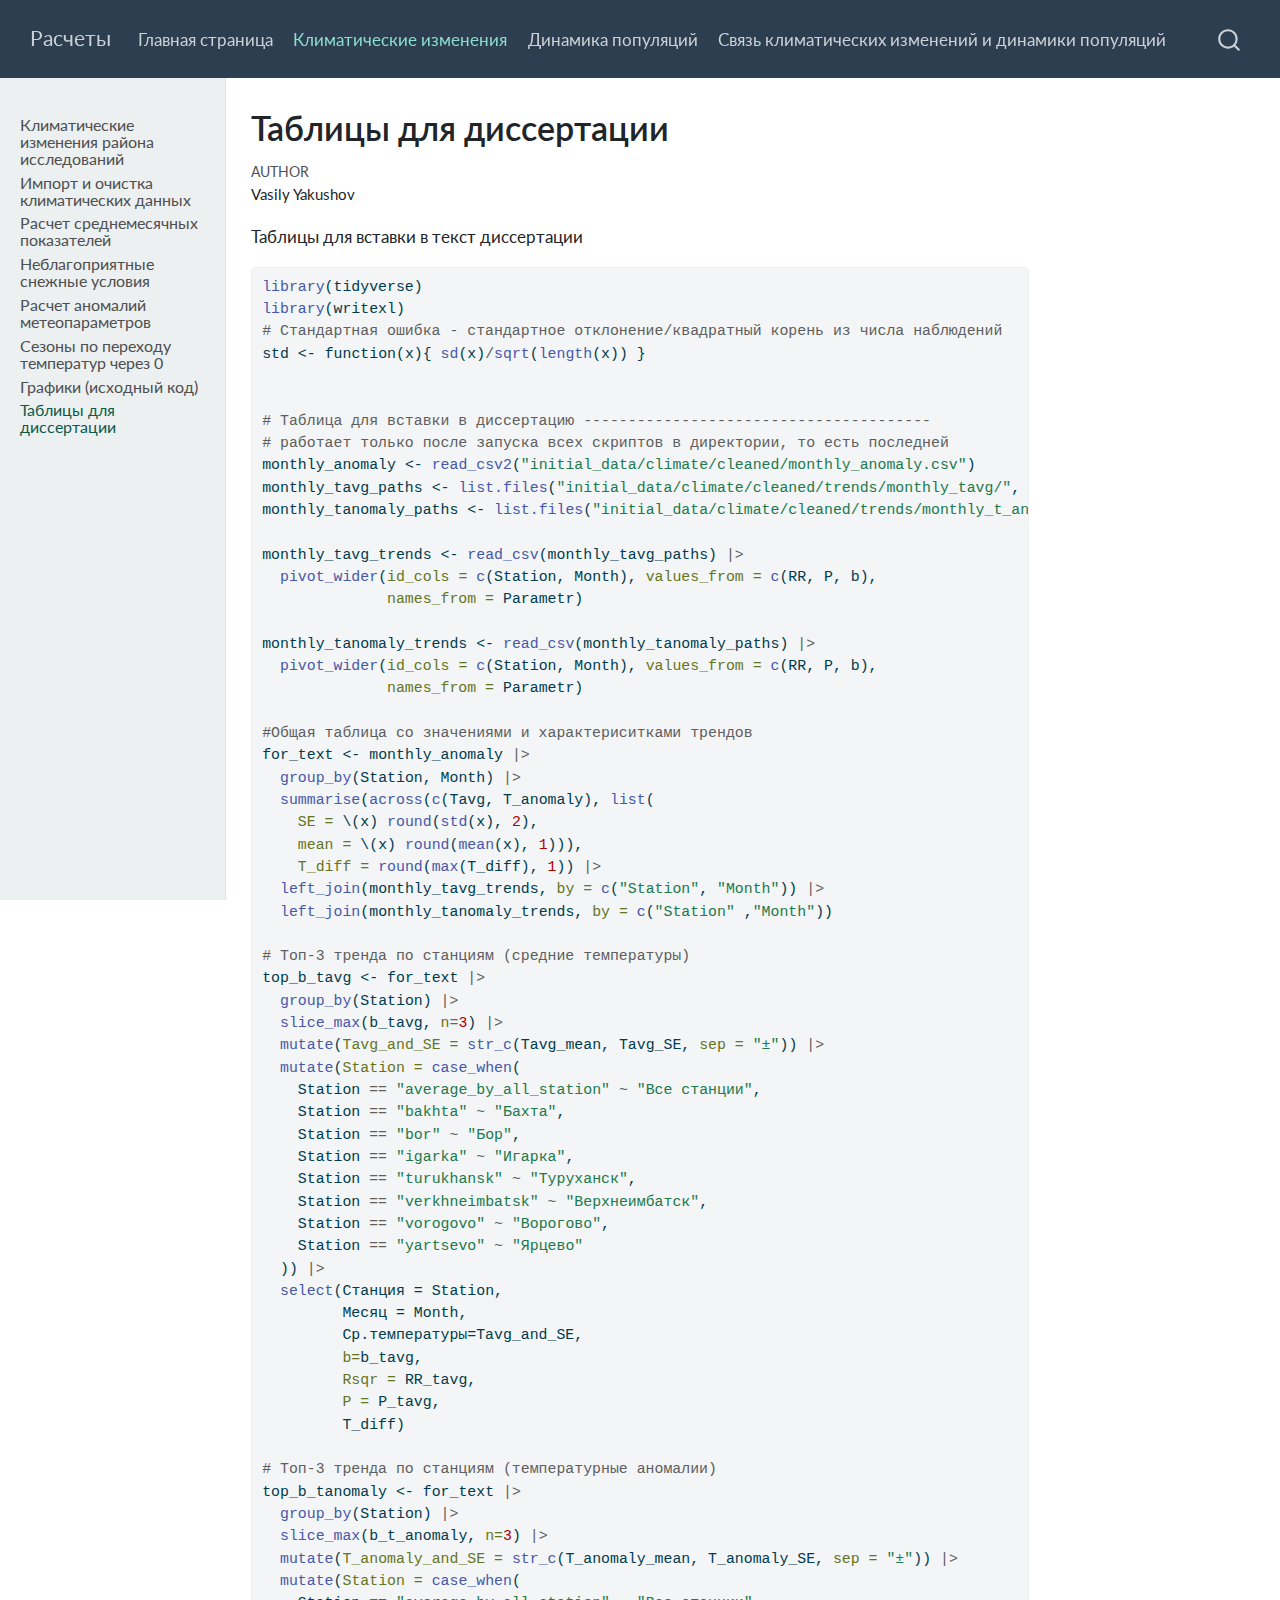
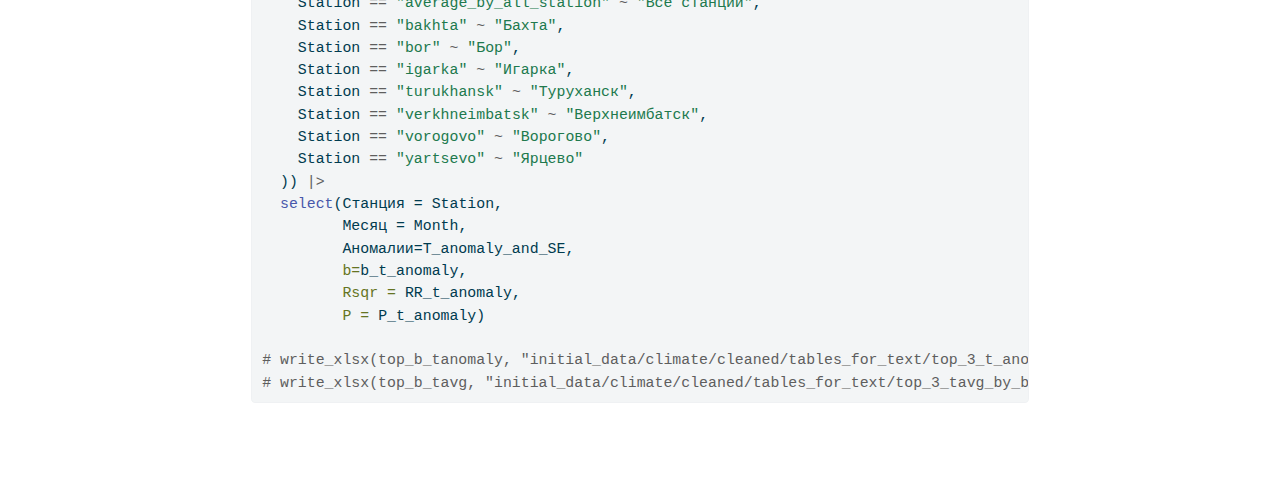
<file: 7_tables.html>
<!DOCTYPE html>
<html xmlns="http://www.w3.org/1999/xhtml" lang="en" xml:lang="en"><head>

<meta charset="utf-8">
<meta name="generator" content="quarto-1.4.555">

<meta name="viewport" content="width=device-width, initial-scale=1.0, user-scalable=yes">

<meta name="author" content="Vasily Yakushov">

<title>Расчеты - Таблицы для диссертации</title>
<style>
code{white-space: pre-wrap;}
span.smallcaps{font-variant: small-caps;}
div.columns{display: flex; gap: min(4vw, 1.5em);}
div.column{flex: auto; overflow-x: auto;}
div.hanging-indent{margin-left: 1.5em; text-indent: -1.5em;}
ul.task-list{list-style: none;}
ul.task-list li input[type="checkbox"] {
  width: 0.8em;
  margin: 0 0.8em 0.2em -1em; /* quarto-specific, see https://github.com/quarto-dev/quarto-cli/issues/4556 */ 
  vertical-align: middle;
}
/* CSS for syntax highlighting */
pre > code.sourceCode { white-space: pre; position: relative; }
pre > code.sourceCode > span { line-height: 1.25; }
pre > code.sourceCode > span:empty { height: 1.2em; }
.sourceCode { overflow: visible; }
code.sourceCode > span { color: inherit; text-decoration: inherit; }
div.sourceCode { margin: 1em 0; }
pre.sourceCode { margin: 0; }
@media screen {
div.sourceCode { overflow: auto; }
}
@media print {
pre > code.sourceCode { white-space: pre-wrap; }
pre > code.sourceCode > span { text-indent: -5em; padding-left: 5em; }
}
pre.numberSource code
  { counter-reset: source-line 0; }
pre.numberSource code > span
  { position: relative; left: -4em; counter-increment: source-line; }
pre.numberSource code > span > a:first-child::before
  { content: counter(source-line);
    position: relative; left: -1em; text-align: right; vertical-align: baseline;
    border: none; display: inline-block;
    -webkit-touch-callout: none; -webkit-user-select: none;
    -khtml-user-select: none; -moz-user-select: none;
    -ms-user-select: none; user-select: none;
    padding: 0 4px; width: 4em;
  }
pre.numberSource { margin-left: 3em;  padding-left: 4px; }
div.sourceCode
  {   }
@media screen {
pre > code.sourceCode > span > a:first-child::before { text-decoration: underline; }
}
</style>


<script src="site_libs/quarto-nav/quarto-nav.js"></script>
<script src="site_libs/quarto-nav/headroom.min.js"></script>
<script src="site_libs/clipboard/clipboard.min.js"></script>
<script src="site_libs/quarto-search/autocomplete.umd.js"></script>
<script src="site_libs/quarto-search/fuse.min.js"></script>
<script src="site_libs/quarto-search/quarto-search.js"></script>
<meta name="quarto:offset" content="./">
<script src="site_libs/quarto-html/quarto.js"></script>
<script src="site_libs/quarto-html/popper.min.js"></script>
<script src="site_libs/quarto-html/tippy.umd.min.js"></script>
<script src="site_libs/quarto-html/anchor.min.js"></script>
<link href="site_libs/quarto-html/tippy.css" rel="stylesheet">
<link href="site_libs/quarto-html/quarto-syntax-highlighting.css" rel="stylesheet" id="quarto-text-highlighting-styles">
<script src="site_libs/bootstrap/bootstrap.min.js"></script>
<link href="site_libs/bootstrap/bootstrap-icons.css" rel="stylesheet">
<link href="site_libs/bootstrap/bootstrap.min.css" rel="stylesheet" id="quarto-bootstrap" data-mode="light">
<script id="quarto-search-options" type="application/json">{
  "location": "navbar",
  "copy-button": false,
  "collapse-after": 3,
  "panel-placement": "end",
  "type": "overlay",
  "limit": 50,
  "keyboard-shortcut": [
    "f",
    "/",
    "s"
  ],
  "show-item-context": false,
  "language": {
    "search-no-results-text": "No results",
    "search-matching-documents-text": "matching documents",
    "search-copy-link-title": "Copy link to search",
    "search-hide-matches-text": "Hide additional matches",
    "search-more-match-text": "more match in this document",
    "search-more-matches-text": "more matches in this document",
    "search-clear-button-title": "Clear",
    "search-text-placeholder": "",
    "search-detached-cancel-button-title": "Cancel",
    "search-submit-button-title": "Submit",
    "search-label": "Search"
  }
}</script>


<link rel="stylesheet" href="styles.css">
</head>

<body class="nav-sidebar docked nav-fixed">

<div id="quarto-search-results"></div>
  <header id="quarto-header" class="headroom fixed-top">
    <nav class="navbar navbar-expand-lg " data-bs-theme="dark">
      <div class="navbar-container container-fluid">
      <div class="navbar-brand-container mx-auto">
    <a class="navbar-brand" href="./index.html">
    <span class="navbar-title">Расчеты</span>
    </a>
  </div>
            <div id="quarto-search" class="" title="Search"></div>
          <button class="navbar-toggler" type="button" data-bs-toggle="collapse" data-bs-target="#navbarCollapse" aria-controls="navbarCollapse" aria-expanded="false" aria-label="Toggle navigation" onclick="if (window.quartoToggleHeadroom) { window.quartoToggleHeadroom(); }">
  <span class="navbar-toggler-icon"></span>
</button>
          <div class="collapse navbar-collapse" id="navbarCollapse">
            <ul class="navbar-nav navbar-nav-scroll me-auto">
  <li class="nav-item">
    <a class="nav-link" href="./index.html"> 
<span class="menu-text">Главная страница</span></a>
  </li>  
  <li class="nav-item">
    <a class="nav-link active" href="./climate_main.html" aria-current="page"> 
<span class="menu-text">Климатические изменения</span></a>
  </li>  
  <li class="nav-item">
    <a class="nav-link" href="./population_dynamic_main.html"> 
<span class="menu-text">Динамика популяций</span></a>
  </li>  
  <li class="nav-item">
    <a class="nav-link" href="./numbers&amp;climate_main.html"> 
<span class="menu-text">Связь климатических изменений и динамики популяций</span></a>
  </li>  
</ul>
          </div> <!-- /navcollapse -->
          <div class="quarto-navbar-tools">
</div>
      </div> <!-- /container-fluid -->
    </nav>
  <nav class="quarto-secondary-nav">
    <div class="container-fluid d-flex">
      <button type="button" class="quarto-btn-toggle btn" data-bs-toggle="collapse" data-bs-target=".quarto-sidebar-collapse-item" aria-controls="quarto-sidebar" aria-expanded="false" aria-label="Toggle sidebar navigation" onclick="if (window.quartoToggleHeadroom) { window.quartoToggleHeadroom(); }">
        <i class="bi bi-layout-text-sidebar-reverse"></i>
      </button>
        <nav class="quarto-page-breadcrumbs" aria-label="breadcrumb"><ol class="breadcrumb"><li class="breadcrumb-item"><a href="./7_tables.html">Таблицы для диссертации</a></li></ol></nav>
        <a class="flex-grow-1" role="button" data-bs-toggle="collapse" data-bs-target=".quarto-sidebar-collapse-item" aria-controls="quarto-sidebar" aria-expanded="false" aria-label="Toggle sidebar navigation" onclick="if (window.quartoToggleHeadroom) { window.quartoToggleHeadroom(); }">      
        </a>
    </div>
  </nav>
</header>
<!-- content -->
<div id="quarto-content" class="quarto-container page-columns page-rows-contents page-layout-article page-navbar">
<!-- sidebar -->
  <nav id="quarto-sidebar" class="sidebar collapse collapse-horizontal quarto-sidebar-collapse-item sidebar-navigation docked overflow-auto">
    <div class="sidebar-menu-container"> 
    <ul class="list-unstyled mt-1">
        <li class="sidebar-item">
  <div class="sidebar-item-container"> 
  <a href="./climate_main.html" class="sidebar-item-text sidebar-link">
 <span class="menu-text">Климатические изменения района исследований</span></a>
  </div>
</li>
        <li class="sidebar-item">
  <div class="sidebar-item-container"> 
  <a href="./1_import-&amp;-cleaning.html" class="sidebar-item-text sidebar-link">
 <span class="menu-text">Импорт и очистка климатических данных</span></a>
  </div>
</li>
        <li class="sidebar-item">
  <div class="sidebar-item-container"> 
  <a href="./2_all_station_Tavg&amp;Sn_quality.html" class="sidebar-item-text sidebar-link">
 <span class="menu-text">Расчет среднемесячных показателей</span></a>
  </div>
</li>
        <li class="sidebar-item">
  <div class="sidebar-item-container"> 
  <a href="./3_bad_snow.html" class="sidebar-item-text sidebar-link">
 <span class="menu-text">Неблагоприятные снежные условия</span></a>
  </div>
</li>
        <li class="sidebar-item">
  <div class="sidebar-item-container"> 
  <a href="./4_Tavg_Sn_Pr_anomaly.html" class="sidebar-item-text sidebar-link">
 <span class="menu-text">Расчет аномалий метеопараметров</span></a>
  </div>
</li>
        <li class="sidebar-item">
  <div class="sidebar-item-container"> 
  <a href="./5_crossing_zero.html" class="sidebar-item-text sidebar-link">
 <span class="menu-text">Сезоны по переходу температур через 0</span></a>
  </div>
</li>
        <li class="sidebar-item">
  <div class="sidebar-item-container"> 
  <a href="./6_graphs.html" class="sidebar-item-text sidebar-link">
 <span class="menu-text">Графики (исходный код)</span></a>
  </div>
</li>
        <li class="sidebar-item">
  <div class="sidebar-item-container"> 
  <a href="./7_tables.html" class="sidebar-item-text sidebar-link active">
 <span class="menu-text">Таблицы для диссертации</span></a>
  </div>
</li>
    </ul>
    </div>
</nav>
<div id="quarto-sidebar-glass" class="quarto-sidebar-collapse-item" data-bs-toggle="collapse" data-bs-target=".quarto-sidebar-collapse-item"></div>
<!-- margin-sidebar -->
    <div id="quarto-margin-sidebar" class="sidebar margin-sidebar">
        
    </div>
<!-- main -->
<main class="content" id="quarto-document-content">

<header id="title-block-header" class="quarto-title-block default">
<div class="quarto-title">
<h1 class="title">Таблицы для диссертации</h1>
</div>



<div class="quarto-title-meta">

    <div>
    <div class="quarto-title-meta-heading">Author</div>
    <div class="quarto-title-meta-contents">
             <p>Vasily Yakushov </p>
          </div>
  </div>
    
  
    
  </div>
  


</header>


<p>Таблицы для вставки в текст диссертации</p>
<div class="sourceCode" id="cb1"><pre class="sourceCode r code-with-copy"><code class="sourceCode r"><span id="cb1-1"><a href="#cb1-1" aria-hidden="true" tabindex="-1"></a><span class="fu">library</span>(tidyverse)</span>
<span id="cb1-2"><a href="#cb1-2" aria-hidden="true" tabindex="-1"></a><span class="fu">library</span>(writexl)</span>
<span id="cb1-3"><a href="#cb1-3" aria-hidden="true" tabindex="-1"></a><span class="co"># Стандартная ошибка - стандартное отклонение/квадратный корень из числа наблюдений</span></span>
<span id="cb1-4"><a href="#cb1-4" aria-hidden="true" tabindex="-1"></a>std <span class="ot">&lt;-</span> <span class="cf">function</span>(x){ <span class="fu">sd</span>(x)<span class="sc">/</span><span class="fu">sqrt</span>(<span class="fu">length</span>(x)) } </span>
<span id="cb1-5"><a href="#cb1-5" aria-hidden="true" tabindex="-1"></a></span>
<span id="cb1-6"><a href="#cb1-6" aria-hidden="true" tabindex="-1"></a></span>
<span id="cb1-7"><a href="#cb1-7" aria-hidden="true" tabindex="-1"></a><span class="co"># Таблица для вставки в диссертацию ---------------------------------------</span></span>
<span id="cb1-8"><a href="#cb1-8" aria-hidden="true" tabindex="-1"></a><span class="co"># работает только после запуска всех скриптов в директории, то есть последней</span></span>
<span id="cb1-9"><a href="#cb1-9" aria-hidden="true" tabindex="-1"></a>monthly_anomaly <span class="ot">&lt;-</span> <span class="fu">read_csv2</span>(<span class="st">"initial_data/climate/cleaned/monthly_anomaly.csv"</span>)</span>
<span id="cb1-10"><a href="#cb1-10" aria-hidden="true" tabindex="-1"></a>monthly_tavg_paths <span class="ot">&lt;-</span> <span class="fu">list.files</span>(<span class="st">"initial_data/climate/cleaned/trends/monthly_tavg/"</span>, <span class="at">full.names =</span> T)</span>
<span id="cb1-11"><a href="#cb1-11" aria-hidden="true" tabindex="-1"></a>monthly_tanomaly_paths <span class="ot">&lt;-</span> <span class="fu">list.files</span>(<span class="st">"initial_data/climate/cleaned/trends/monthly_t_anomaly/"</span>, <span class="at">full.names =</span> T)</span>
<span id="cb1-12"><a href="#cb1-12" aria-hidden="true" tabindex="-1"></a></span>
<span id="cb1-13"><a href="#cb1-13" aria-hidden="true" tabindex="-1"></a>monthly_tavg_trends <span class="ot">&lt;-</span> <span class="fu">read_csv</span>(monthly_tavg_paths) <span class="sc">|&gt;</span> </span>
<span id="cb1-14"><a href="#cb1-14" aria-hidden="true" tabindex="-1"></a>  <span class="fu">pivot_wider</span>(<span class="at">id_cols =</span> <span class="fu">c</span>(Station, Month), <span class="at">values_from =</span> <span class="fu">c</span>(RR, P, b),</span>
<span id="cb1-15"><a href="#cb1-15" aria-hidden="true" tabindex="-1"></a>              <span class="at">names_from =</span> Parametr)</span>
<span id="cb1-16"><a href="#cb1-16" aria-hidden="true" tabindex="-1"></a></span>
<span id="cb1-17"><a href="#cb1-17" aria-hidden="true" tabindex="-1"></a>monthly_tanomaly_trends <span class="ot">&lt;-</span> <span class="fu">read_csv</span>(monthly_tanomaly_paths) <span class="sc">|&gt;</span> </span>
<span id="cb1-18"><a href="#cb1-18" aria-hidden="true" tabindex="-1"></a>  <span class="fu">pivot_wider</span>(<span class="at">id_cols =</span> <span class="fu">c</span>(Station, Month), <span class="at">values_from =</span> <span class="fu">c</span>(RR, P, b),</span>
<span id="cb1-19"><a href="#cb1-19" aria-hidden="true" tabindex="-1"></a>              <span class="at">names_from =</span> Parametr)</span>
<span id="cb1-20"><a href="#cb1-20" aria-hidden="true" tabindex="-1"></a></span>
<span id="cb1-21"><a href="#cb1-21" aria-hidden="true" tabindex="-1"></a><span class="co">#Общая таблица со значениями и характериситками трендов</span></span>
<span id="cb1-22"><a href="#cb1-22" aria-hidden="true" tabindex="-1"></a>for_text <span class="ot">&lt;-</span> monthly_anomaly <span class="sc">|&gt;</span> </span>
<span id="cb1-23"><a href="#cb1-23" aria-hidden="true" tabindex="-1"></a>  <span class="fu">group_by</span>(Station, Month) <span class="sc">|&gt;</span> </span>
<span id="cb1-24"><a href="#cb1-24" aria-hidden="true" tabindex="-1"></a>  <span class="fu">summarise</span>(<span class="fu">across</span>(<span class="fu">c</span>(Tavg, T_anomaly), <span class="fu">list</span>(</span>
<span id="cb1-25"><a href="#cb1-25" aria-hidden="true" tabindex="-1"></a>    <span class="at">SE =</span> \(x) <span class="fu">round</span>(<span class="fu">std</span>(x), <span class="dv">2</span>), </span>
<span id="cb1-26"><a href="#cb1-26" aria-hidden="true" tabindex="-1"></a>    <span class="at">mean =</span> \(x) <span class="fu">round</span>(<span class="fu">mean</span>(x), <span class="dv">1</span>))),</span>
<span id="cb1-27"><a href="#cb1-27" aria-hidden="true" tabindex="-1"></a>    <span class="at">T_diff =</span> <span class="fu">round</span>(<span class="fu">max</span>(T_diff), <span class="dv">1</span>)) <span class="sc">|&gt;</span> </span>
<span id="cb1-28"><a href="#cb1-28" aria-hidden="true" tabindex="-1"></a>  <span class="fu">left_join</span>(monthly_tavg_trends, <span class="at">by =</span> <span class="fu">c</span>(<span class="st">"Station"</span>, <span class="st">"Month"</span>)) <span class="sc">|&gt;</span> </span>
<span id="cb1-29"><a href="#cb1-29" aria-hidden="true" tabindex="-1"></a>  <span class="fu">left_join</span>(monthly_tanomaly_trends, <span class="at">by =</span> <span class="fu">c</span>(<span class="st">"Station"</span> ,<span class="st">"Month"</span>))</span>
<span id="cb1-30"><a href="#cb1-30" aria-hidden="true" tabindex="-1"></a></span>
<span id="cb1-31"><a href="#cb1-31" aria-hidden="true" tabindex="-1"></a><span class="co"># Топ-3 тренда по станциям (средние температуры)</span></span>
<span id="cb1-32"><a href="#cb1-32" aria-hidden="true" tabindex="-1"></a>top_b_tavg <span class="ot">&lt;-</span> for_text <span class="sc">|&gt;</span> </span>
<span id="cb1-33"><a href="#cb1-33" aria-hidden="true" tabindex="-1"></a>  <span class="fu">group_by</span>(Station) <span class="sc">|&gt;</span> </span>
<span id="cb1-34"><a href="#cb1-34" aria-hidden="true" tabindex="-1"></a>  <span class="fu">slice_max</span>(b_tavg, <span class="at">n=</span><span class="dv">3</span>) <span class="sc">|&gt;</span> </span>
<span id="cb1-35"><a href="#cb1-35" aria-hidden="true" tabindex="-1"></a>  <span class="fu">mutate</span>(<span class="at">Tavg_and_SE =</span> <span class="fu">str_c</span>(Tavg_mean, Tavg_SE, <span class="at">sep =</span> <span class="st">"±"</span>)) <span class="sc">|&gt;</span> </span>
<span id="cb1-36"><a href="#cb1-36" aria-hidden="true" tabindex="-1"></a>  <span class="fu">mutate</span>(<span class="at">Station =</span> <span class="fu">case_when</span>(</span>
<span id="cb1-37"><a href="#cb1-37" aria-hidden="true" tabindex="-1"></a>    Station <span class="sc">==</span> <span class="st">"average_by_all_station"</span> <span class="sc">~</span> <span class="st">"Все станции"</span>,</span>
<span id="cb1-38"><a href="#cb1-38" aria-hidden="true" tabindex="-1"></a>    Station <span class="sc">==</span> <span class="st">"bakhta"</span> <span class="sc">~</span> <span class="st">"Бахта"</span>,</span>
<span id="cb1-39"><a href="#cb1-39" aria-hidden="true" tabindex="-1"></a>    Station <span class="sc">==</span> <span class="st">"bor"</span> <span class="sc">~</span> <span class="st">"Бор"</span>,</span>
<span id="cb1-40"><a href="#cb1-40" aria-hidden="true" tabindex="-1"></a>    Station <span class="sc">==</span> <span class="st">"igarka"</span> <span class="sc">~</span> <span class="st">"Игарка"</span>,</span>
<span id="cb1-41"><a href="#cb1-41" aria-hidden="true" tabindex="-1"></a>    Station <span class="sc">==</span> <span class="st">"turukhansk"</span> <span class="sc">~</span> <span class="st">"Туруханск"</span>,</span>
<span id="cb1-42"><a href="#cb1-42" aria-hidden="true" tabindex="-1"></a>    Station <span class="sc">==</span> <span class="st">"verkhneimbatsk"</span> <span class="sc">~</span> <span class="st">"Верхнеимбатск"</span>,</span>
<span id="cb1-43"><a href="#cb1-43" aria-hidden="true" tabindex="-1"></a>    Station <span class="sc">==</span> <span class="st">"vorogovo"</span> <span class="sc">~</span> <span class="st">"Ворогово"</span>,</span>
<span id="cb1-44"><a href="#cb1-44" aria-hidden="true" tabindex="-1"></a>    Station <span class="sc">==</span> <span class="st">"yartsevo"</span> <span class="sc">~</span> <span class="st">"Ярцево"</span></span>
<span id="cb1-45"><a href="#cb1-45" aria-hidden="true" tabindex="-1"></a>  )) <span class="sc">|&gt;</span> </span>
<span id="cb1-46"><a href="#cb1-46" aria-hidden="true" tabindex="-1"></a>  <span class="fu">select</span>(Станция <span class="ot">=</span> Station,</span>
<span id="cb1-47"><a href="#cb1-47" aria-hidden="true" tabindex="-1"></a>         Месяц <span class="ot">=</span> Month,</span>
<span id="cb1-48"><a href="#cb1-48" aria-hidden="true" tabindex="-1"></a>         Ср.температуры<span class="ot">=</span>Tavg_and_SE,</span>
<span id="cb1-49"><a href="#cb1-49" aria-hidden="true" tabindex="-1"></a>         <span class="at">b=</span>b_tavg,</span>
<span id="cb1-50"><a href="#cb1-50" aria-hidden="true" tabindex="-1"></a>         <span class="at">Rsqr =</span> RR_tavg,</span>
<span id="cb1-51"><a href="#cb1-51" aria-hidden="true" tabindex="-1"></a>         <span class="at">P =</span> P_tavg,</span>
<span id="cb1-52"><a href="#cb1-52" aria-hidden="true" tabindex="-1"></a>         T_diff)</span>
<span id="cb1-53"><a href="#cb1-53" aria-hidden="true" tabindex="-1"></a>  </span>
<span id="cb1-54"><a href="#cb1-54" aria-hidden="true" tabindex="-1"></a><span class="co"># Топ-3 тренда по станциям (температурные аномалии)</span></span>
<span id="cb1-55"><a href="#cb1-55" aria-hidden="true" tabindex="-1"></a>top_b_tanomaly <span class="ot">&lt;-</span> for_text <span class="sc">|&gt;</span> </span>
<span id="cb1-56"><a href="#cb1-56" aria-hidden="true" tabindex="-1"></a>  <span class="fu">group_by</span>(Station) <span class="sc">|&gt;</span> </span>
<span id="cb1-57"><a href="#cb1-57" aria-hidden="true" tabindex="-1"></a>  <span class="fu">slice_max</span>(b_t_anomaly, <span class="at">n=</span><span class="dv">3</span>) <span class="sc">|&gt;</span> </span>
<span id="cb1-58"><a href="#cb1-58" aria-hidden="true" tabindex="-1"></a>  <span class="fu">mutate</span>(<span class="at">T_anomaly_and_SE =</span> <span class="fu">str_c</span>(T_anomaly_mean, T_anomaly_SE, <span class="at">sep =</span> <span class="st">"±"</span>)) <span class="sc">|&gt;</span> </span>
<span id="cb1-59"><a href="#cb1-59" aria-hidden="true" tabindex="-1"></a>  <span class="fu">mutate</span>(<span class="at">Station =</span> <span class="fu">case_when</span>(</span>
<span id="cb1-60"><a href="#cb1-60" aria-hidden="true" tabindex="-1"></a>    Station <span class="sc">==</span> <span class="st">"average_by_all_station"</span> <span class="sc">~</span> <span class="st">"Все станции"</span>,</span>
<span id="cb1-61"><a href="#cb1-61" aria-hidden="true" tabindex="-1"></a>    Station <span class="sc">==</span> <span class="st">"bakhta"</span> <span class="sc">~</span> <span class="st">"Бахта"</span>,</span>
<span id="cb1-62"><a href="#cb1-62" aria-hidden="true" tabindex="-1"></a>    Station <span class="sc">==</span> <span class="st">"bor"</span> <span class="sc">~</span> <span class="st">"Бор"</span>,</span>
<span id="cb1-63"><a href="#cb1-63" aria-hidden="true" tabindex="-1"></a>    Station <span class="sc">==</span> <span class="st">"igarka"</span> <span class="sc">~</span> <span class="st">"Игарка"</span>,</span>
<span id="cb1-64"><a href="#cb1-64" aria-hidden="true" tabindex="-1"></a>    Station <span class="sc">==</span> <span class="st">"turukhansk"</span> <span class="sc">~</span> <span class="st">"Туруханск"</span>,</span>
<span id="cb1-65"><a href="#cb1-65" aria-hidden="true" tabindex="-1"></a>    Station <span class="sc">==</span> <span class="st">"verkhneimbatsk"</span> <span class="sc">~</span> <span class="st">"Верхнеимбатск"</span>,</span>
<span id="cb1-66"><a href="#cb1-66" aria-hidden="true" tabindex="-1"></a>    Station <span class="sc">==</span> <span class="st">"vorogovo"</span> <span class="sc">~</span> <span class="st">"Ворогово"</span>,</span>
<span id="cb1-67"><a href="#cb1-67" aria-hidden="true" tabindex="-1"></a>    Station <span class="sc">==</span> <span class="st">"yartsevo"</span> <span class="sc">~</span> <span class="st">"Ярцево"</span></span>
<span id="cb1-68"><a href="#cb1-68" aria-hidden="true" tabindex="-1"></a>  )) <span class="sc">|&gt;</span> </span>
<span id="cb1-69"><a href="#cb1-69" aria-hidden="true" tabindex="-1"></a>  <span class="fu">select</span>(Станция <span class="ot">=</span> Station,</span>
<span id="cb1-70"><a href="#cb1-70" aria-hidden="true" tabindex="-1"></a>         Месяц <span class="ot">=</span> Month,</span>
<span id="cb1-71"><a href="#cb1-71" aria-hidden="true" tabindex="-1"></a>         Аномалии<span class="ot">=</span>T_anomaly_and_SE,</span>
<span id="cb1-72"><a href="#cb1-72" aria-hidden="true" tabindex="-1"></a>         <span class="at">b=</span>b_t_anomaly,</span>
<span id="cb1-73"><a href="#cb1-73" aria-hidden="true" tabindex="-1"></a>         <span class="at">Rsqr =</span> RR_t_anomaly,</span>
<span id="cb1-74"><a href="#cb1-74" aria-hidden="true" tabindex="-1"></a>         <span class="at">P =</span> P_t_anomaly)</span>
<span id="cb1-75"><a href="#cb1-75" aria-hidden="true" tabindex="-1"></a></span>
<span id="cb1-76"><a href="#cb1-76" aria-hidden="true" tabindex="-1"></a><span class="co"># write_xlsx(top_b_tanomaly, "initial_data/climate/cleaned/tables_for_text/top_3_t_anomaly_by_b.xlsx")</span></span>
<span id="cb1-77"><a href="#cb1-77" aria-hidden="true" tabindex="-1"></a><span class="co"># write_xlsx(top_b_tavg, "initial_data/climate/cleaned/tables_for_text/top_3_tavg_by_b.xlsx")</span></span>
<span id="cb1-78"><a href="#cb1-78" aria-hidden="true" tabindex="-1"></a></span></code><button title="Copy to Clipboard" class="code-copy-button"><i class="bi"></i></button></pre></div>



</main> <!-- /main -->
<script id="quarto-html-after-body" type="application/javascript">
window.document.addEventListener("DOMContentLoaded", function (event) {
  const toggleBodyColorMode = (bsSheetEl) => {
    const mode = bsSheetEl.getAttribute("data-mode");
    const bodyEl = window.document.querySelector("body");
    if (mode === "dark") {
      bodyEl.classList.add("quarto-dark");
      bodyEl.classList.remove("quarto-light");
    } else {
      bodyEl.classList.add("quarto-light");
      bodyEl.classList.remove("quarto-dark");
    }
  }
  const toggleBodyColorPrimary = () => {
    const bsSheetEl = window.document.querySelector("link#quarto-bootstrap");
    if (bsSheetEl) {
      toggleBodyColorMode(bsSheetEl);
    }
  }
  toggleBodyColorPrimary();  
  const icon = "";
  const anchorJS = new window.AnchorJS();
  anchorJS.options = {
    placement: 'right',
    icon: icon
  };
  anchorJS.add('.anchored');
  const isCodeAnnotation = (el) => {
    for (const clz of el.classList) {
      if (clz.startsWith('code-annotation-')) {                     
        return true;
      }
    }
    return false;
  }
  const clipboard = new window.ClipboardJS('.code-copy-button', {
    text: function(trigger) {
      const codeEl = trigger.previousElementSibling.cloneNode(true);
      for (const childEl of codeEl.children) {
        if (isCodeAnnotation(childEl)) {
          childEl.remove();
        }
      }
      return codeEl.innerText;
    }
  });
  clipboard.on('success', function(e) {
    // button target
    const button = e.trigger;
    // don't keep focus
    button.blur();
    // flash "checked"
    button.classList.add('code-copy-button-checked');
    var currentTitle = button.getAttribute("title");
    button.setAttribute("title", "Copied!");
    let tooltip;
    if (window.bootstrap) {
      button.setAttribute("data-bs-toggle", "tooltip");
      button.setAttribute("data-bs-placement", "left");
      button.setAttribute("data-bs-title", "Copied!");
      tooltip = new bootstrap.Tooltip(button, 
        { trigger: "manual", 
          customClass: "code-copy-button-tooltip",
          offset: [0, -8]});
      tooltip.show();    
    }
    setTimeout(function() {
      if (tooltip) {
        tooltip.hide();
        button.removeAttribute("data-bs-title");
        button.removeAttribute("data-bs-toggle");
        button.removeAttribute("data-bs-placement");
      }
      button.setAttribute("title", currentTitle);
      button.classList.remove('code-copy-button-checked');
    }, 1000);
    // clear code selection
    e.clearSelection();
  });
    var localhostRegex = new RegExp(/^(?:http|https):\/\/localhost\:?[0-9]*\//);
    var mailtoRegex = new RegExp(/^mailto:/);
      var filterRegex = new RegExp('/' + window.location.host + '/');
    var isInternal = (href) => {
        return filterRegex.test(href) || localhostRegex.test(href) || mailtoRegex.test(href);
    }
    // Inspect non-navigation links and adorn them if external
 	var links = window.document.querySelectorAll('a[href]:not(.nav-link):not(.navbar-brand):not(.toc-action):not(.sidebar-link):not(.sidebar-item-toggle):not(.pagination-link):not(.no-external):not([aria-hidden]):not(.dropdown-item):not(.quarto-navigation-tool)');
    for (var i=0; i<links.length; i++) {
      const link = links[i];
      if (!isInternal(link.href)) {
        // undo the damage that might have been done by quarto-nav.js in the case of
        // links that we want to consider external
        if (link.dataset.originalHref !== undefined) {
          link.href = link.dataset.originalHref;
        }
      }
    }
  function tippyHover(el, contentFn, onTriggerFn, onUntriggerFn) {
    const config = {
      allowHTML: true,
      maxWidth: 500,
      delay: 100,
      arrow: false,
      appendTo: function(el) {
          return el.parentElement;
      },
      interactive: true,
      interactiveBorder: 10,
      theme: 'quarto',
      placement: 'bottom-start',
    };
    if (contentFn) {
      config.content = contentFn;
    }
    if (onTriggerFn) {
      config.onTrigger = onTriggerFn;
    }
    if (onUntriggerFn) {
      config.onUntrigger = onUntriggerFn;
    }
    window.tippy(el, config); 
  }
  const noterefs = window.document.querySelectorAll('a[role="doc-noteref"]');
  for (var i=0; i<noterefs.length; i++) {
    const ref = noterefs[i];
    tippyHover(ref, function() {
      // use id or data attribute instead here
      let href = ref.getAttribute('data-footnote-href') || ref.getAttribute('href');
      try { href = new URL(href).hash; } catch {}
      const id = href.replace(/^#\/?/, "");
      const note = window.document.getElementById(id);
      if (note) {
        return note.innerHTML;
      } else {
        return "";
      }
    });
  }
  const xrefs = window.document.querySelectorAll('a.quarto-xref');
  const processXRef = (id, note) => {
    // Strip column container classes
    const stripColumnClz = (el) => {
      el.classList.remove("page-full", "page-columns");
      if (el.children) {
        for (const child of el.children) {
          stripColumnClz(child);
        }
      }
    }
    stripColumnClz(note)
    if (id === null || id.startsWith('sec-')) {
      // Special case sections, only their first couple elements
      const container = document.createElement("div");
      if (note.children && note.children.length > 2) {
        container.appendChild(note.children[0].cloneNode(true));
        for (let i = 1; i < note.children.length; i++) {
          const child = note.children[i];
          if (child.tagName === "P" && child.innerText === "") {
            continue;
          } else {
            container.appendChild(child.cloneNode(true));
            break;
          }
        }
        if (window.Quarto?.typesetMath) {
          window.Quarto.typesetMath(container);
        }
        return container.innerHTML
      } else {
        if (window.Quarto?.typesetMath) {
          window.Quarto.typesetMath(note);
        }
        return note.innerHTML;
      }
    } else {
      // Remove any anchor links if they are present
      const anchorLink = note.querySelector('a.anchorjs-link');
      if (anchorLink) {
        anchorLink.remove();
      }
      if (window.Quarto?.typesetMath) {
        window.Quarto.typesetMath(note);
      }
      // TODO in 1.5, we should make sure this works without a callout special case
      if (note.classList.contains("callout")) {
        return note.outerHTML;
      } else {
        return note.innerHTML;
      }
    }
  }
  for (var i=0; i<xrefs.length; i++) {
    const xref = xrefs[i];
    tippyHover(xref, undefined, function(instance) {
      instance.disable();
      let url = xref.getAttribute('href');
      let hash = undefined; 
      if (url.startsWith('#')) {
        hash = url;
      } else {
        try { hash = new URL(url).hash; } catch {}
      }
      if (hash) {
        const id = hash.replace(/^#\/?/, "");
        const note = window.document.getElementById(id);
        if (note !== null) {
          try {
            const html = processXRef(id, note.cloneNode(true));
            instance.setContent(html);
          } finally {
            instance.enable();
            instance.show();
          }
        } else {
          // See if we can fetch this
          fetch(url.split('#')[0])
          .then(res => res.text())
          .then(html => {
            const parser = new DOMParser();
            const htmlDoc = parser.parseFromString(html, "text/html");
            const note = htmlDoc.getElementById(id);
            if (note !== null) {
              const html = processXRef(id, note);
              instance.setContent(html);
            } 
          }).finally(() => {
            instance.enable();
            instance.show();
          });
        }
      } else {
        // See if we can fetch a full url (with no hash to target)
        // This is a special case and we should probably do some content thinning / targeting
        fetch(url)
        .then(res => res.text())
        .then(html => {
          const parser = new DOMParser();
          const htmlDoc = parser.parseFromString(html, "text/html");
          const note = htmlDoc.querySelector('main.content');
          if (note !== null) {
            // This should only happen for chapter cross references
            // (since there is no id in the URL)
            // remove the first header
            if (note.children.length > 0 && note.children[0].tagName === "HEADER") {
              note.children[0].remove();
            }
            const html = processXRef(null, note);
            instance.setContent(html);
          } 
        }).finally(() => {
          instance.enable();
          instance.show();
        });
      }
    }, function(instance) {
    });
  }
      let selectedAnnoteEl;
      const selectorForAnnotation = ( cell, annotation) => {
        let cellAttr = 'data-code-cell="' + cell + '"';
        let lineAttr = 'data-code-annotation="' +  annotation + '"';
        const selector = 'span[' + cellAttr + '][' + lineAttr + ']';
        return selector;
      }
      const selectCodeLines = (annoteEl) => {
        const doc = window.document;
        const targetCell = annoteEl.getAttribute("data-target-cell");
        const targetAnnotation = annoteEl.getAttribute("data-target-annotation");
        const annoteSpan = window.document.querySelector(selectorForAnnotation(targetCell, targetAnnotation));
        const lines = annoteSpan.getAttribute("data-code-lines").split(",");
        const lineIds = lines.map((line) => {
          return targetCell + "-" + line;
        })
        let top = null;
        let height = null;
        let parent = null;
        if (lineIds.length > 0) {
            //compute the position of the single el (top and bottom and make a div)
            const el = window.document.getElementById(lineIds[0]);
            top = el.offsetTop;
            height = el.offsetHeight;
            parent = el.parentElement.parentElement;
          if (lineIds.length > 1) {
            const lastEl = window.document.getElementById(lineIds[lineIds.length - 1]);
            const bottom = lastEl.offsetTop + lastEl.offsetHeight;
            height = bottom - top;
          }
          if (top !== null && height !== null && parent !== null) {
            // cook up a div (if necessary) and position it 
            let div = window.document.getElementById("code-annotation-line-highlight");
            if (div === null) {
              div = window.document.createElement("div");
              div.setAttribute("id", "code-annotation-line-highlight");
              div.style.position = 'absolute';
              parent.appendChild(div);
            }
            div.style.top = top - 2 + "px";
            div.style.height = height + 4 + "px";
            div.style.left = 0;
            let gutterDiv = window.document.getElementById("code-annotation-line-highlight-gutter");
            if (gutterDiv === null) {
              gutterDiv = window.document.createElement("div");
              gutterDiv.setAttribute("id", "code-annotation-line-highlight-gutter");
              gutterDiv.style.position = 'absolute';
              const codeCell = window.document.getElementById(targetCell);
              const gutter = codeCell.querySelector('.code-annotation-gutter');
              gutter.appendChild(gutterDiv);
            }
            gutterDiv.style.top = top - 2 + "px";
            gutterDiv.style.height = height + 4 + "px";
          }
          selectedAnnoteEl = annoteEl;
        }
      };
      const unselectCodeLines = () => {
        const elementsIds = ["code-annotation-line-highlight", "code-annotation-line-highlight-gutter"];
        elementsIds.forEach((elId) => {
          const div = window.document.getElementById(elId);
          if (div) {
            div.remove();
          }
        });
        selectedAnnoteEl = undefined;
      };
        // Handle positioning of the toggle
    window.addEventListener(
      "resize",
      throttle(() => {
        elRect = undefined;
        if (selectedAnnoteEl) {
          selectCodeLines(selectedAnnoteEl);
        }
      }, 10)
    );
    function throttle(fn, ms) {
    let throttle = false;
    let timer;
      return (...args) => {
        if(!throttle) { // first call gets through
            fn.apply(this, args);
            throttle = true;
        } else { // all the others get throttled
            if(timer) clearTimeout(timer); // cancel #2
            timer = setTimeout(() => {
              fn.apply(this, args);
              timer = throttle = false;
            }, ms);
        }
      };
    }
      // Attach click handler to the DT
      const annoteDls = window.document.querySelectorAll('dt[data-target-cell]');
      for (const annoteDlNode of annoteDls) {
        annoteDlNode.addEventListener('click', (event) => {
          const clickedEl = event.target;
          if (clickedEl !== selectedAnnoteEl) {
            unselectCodeLines();
            const activeEl = window.document.querySelector('dt[data-target-cell].code-annotation-active');
            if (activeEl) {
              activeEl.classList.remove('code-annotation-active');
            }
            selectCodeLines(clickedEl);
            clickedEl.classList.add('code-annotation-active');
          } else {
            // Unselect the line
            unselectCodeLines();
            clickedEl.classList.remove('code-annotation-active');
          }
        });
      }
  const findCites = (el) => {
    const parentEl = el.parentElement;
    if (parentEl) {
      const cites = parentEl.dataset.cites;
      if (cites) {
        return {
          el,
          cites: cites.split(' ')
        };
      } else {
        return findCites(el.parentElement)
      }
    } else {
      return undefined;
    }
  };
  var bibliorefs = window.document.querySelectorAll('a[role="doc-biblioref"]');
  for (var i=0; i<bibliorefs.length; i++) {
    const ref = bibliorefs[i];
    const citeInfo = findCites(ref);
    if (citeInfo) {
      tippyHover(citeInfo.el, function() {
        var popup = window.document.createElement('div');
        citeInfo.cites.forEach(function(cite) {
          var citeDiv = window.document.createElement('div');
          citeDiv.classList.add('hanging-indent');
          citeDiv.classList.add('csl-entry');
          var biblioDiv = window.document.getElementById('ref-' + cite);
          if (biblioDiv) {
            citeDiv.innerHTML = biblioDiv.innerHTML;
          }
          popup.appendChild(citeDiv);
        });
        return popup.innerHTML;
      });
    }
  }
});
</script>
</div> <!-- /content -->




</body></html>
</file>
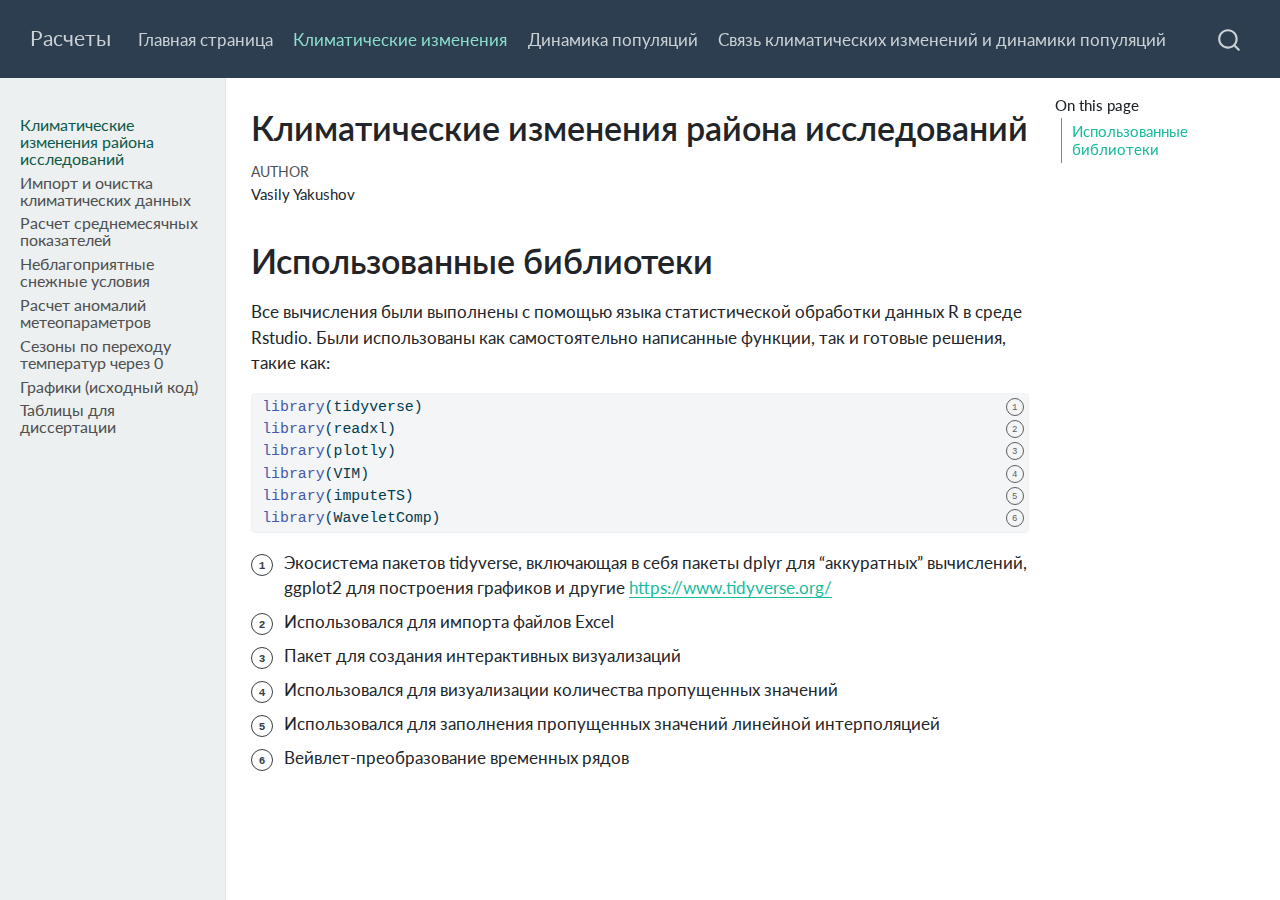
<file: climate_main.html>
<!DOCTYPE html>
<html xmlns="http://www.w3.org/1999/xhtml" lang="en" xml:lang="en"><head>

<meta charset="utf-8">
<meta name="generator" content="quarto-1.4.555">

<meta name="viewport" content="width=device-width, initial-scale=1.0, user-scalable=yes">

<meta name="author" content="Vasily Yakushov">

<title>Расчеты - Климатические изменения района исследований</title>
<style>
code{white-space: pre-wrap;}
span.smallcaps{font-variant: small-caps;}
div.columns{display: flex; gap: min(4vw, 1.5em);}
div.column{flex: auto; overflow-x: auto;}
div.hanging-indent{margin-left: 1.5em; text-indent: -1.5em;}
ul.task-list{list-style: none;}
ul.task-list li input[type="checkbox"] {
  width: 0.8em;
  margin: 0 0.8em 0.2em -1em; /* quarto-specific, see https://github.com/quarto-dev/quarto-cli/issues/4556 */ 
  vertical-align: middle;
}
/* CSS for syntax highlighting */
pre > code.sourceCode { white-space: pre; position: relative; }
pre > code.sourceCode > span { line-height: 1.25; }
pre > code.sourceCode > span:empty { height: 1.2em; }
.sourceCode { overflow: visible; }
code.sourceCode > span { color: inherit; text-decoration: inherit; }
div.sourceCode { margin: 1em 0; }
pre.sourceCode { margin: 0; }
@media screen {
div.sourceCode { overflow: auto; }
}
@media print {
pre > code.sourceCode { white-space: pre-wrap; }
pre > code.sourceCode > span { text-indent: -5em; padding-left: 5em; }
}
pre.numberSource code
  { counter-reset: source-line 0; }
pre.numberSource code > span
  { position: relative; left: -4em; counter-increment: source-line; }
pre.numberSource code > span > a:first-child::before
  { content: counter(source-line);
    position: relative; left: -1em; text-align: right; vertical-align: baseline;
    border: none; display: inline-block;
    -webkit-touch-callout: none; -webkit-user-select: none;
    -khtml-user-select: none; -moz-user-select: none;
    -ms-user-select: none; user-select: none;
    padding: 0 4px; width: 4em;
  }
pre.numberSource { margin-left: 3em;  padding-left: 4px; }
div.sourceCode
  {   }
@media screen {
pre > code.sourceCode > span > a:first-child::before { text-decoration: underline; }
}
</style>


<script src="site_libs/quarto-nav/quarto-nav.js"></script>
<script src="site_libs/quarto-nav/headroom.min.js"></script>
<script src="site_libs/clipboard/clipboard.min.js"></script>
<script src="site_libs/quarto-search/autocomplete.umd.js"></script>
<script src="site_libs/quarto-search/fuse.min.js"></script>
<script src="site_libs/quarto-search/quarto-search.js"></script>
<meta name="quarto:offset" content="./">
<script src="site_libs/quarto-html/quarto.js"></script>
<script src="site_libs/quarto-html/popper.min.js"></script>
<script src="site_libs/quarto-html/tippy.umd.min.js"></script>
<script src="site_libs/quarto-html/anchor.min.js"></script>
<link href="site_libs/quarto-html/tippy.css" rel="stylesheet">
<link href="site_libs/quarto-html/quarto-syntax-highlighting.css" rel="stylesheet" id="quarto-text-highlighting-styles">
<script src="site_libs/bootstrap/bootstrap.min.js"></script>
<link href="site_libs/bootstrap/bootstrap-icons.css" rel="stylesheet">
<link href="site_libs/bootstrap/bootstrap.min.css" rel="stylesheet" id="quarto-bootstrap" data-mode="light">
<script id="quarto-search-options" type="application/json">{
  "location": "navbar",
  "copy-button": false,
  "collapse-after": 3,
  "panel-placement": "end",
  "type": "overlay",
  "limit": 50,
  "keyboard-shortcut": [
    "f",
    "/",
    "s"
  ],
  "show-item-context": false,
  "language": {
    "search-no-results-text": "No results",
    "search-matching-documents-text": "matching documents",
    "search-copy-link-title": "Copy link to search",
    "search-hide-matches-text": "Hide additional matches",
    "search-more-match-text": "more match in this document",
    "search-more-matches-text": "more matches in this document",
    "search-clear-button-title": "Clear",
    "search-text-placeholder": "",
    "search-detached-cancel-button-title": "Cancel",
    "search-submit-button-title": "Submit",
    "search-label": "Search"
  }
}</script>


<link rel="stylesheet" href="styles.css">
</head>

<body class="nav-sidebar docked nav-fixed">

<div id="quarto-search-results"></div>
  <header id="quarto-header" class="headroom fixed-top">
    <nav class="navbar navbar-expand-lg " data-bs-theme="dark">
      <div class="navbar-container container-fluid">
      <div class="navbar-brand-container mx-auto">
    <a class="navbar-brand" href="./index.html">
    <span class="navbar-title">Расчеты</span>
    </a>
  </div>
            <div id="quarto-search" class="" title="Search"></div>
          <button class="navbar-toggler" type="button" data-bs-toggle="collapse" data-bs-target="#navbarCollapse" aria-controls="navbarCollapse" aria-expanded="false" aria-label="Toggle navigation" onclick="if (window.quartoToggleHeadroom) { window.quartoToggleHeadroom(); }">
  <span class="navbar-toggler-icon"></span>
</button>
          <div class="collapse navbar-collapse" id="navbarCollapse">
            <ul class="navbar-nav navbar-nav-scroll me-auto">
  <li class="nav-item">
    <a class="nav-link" href="./index.html"> 
<span class="menu-text">Главная страница</span></a>
  </li>  
  <li class="nav-item">
    <a class="nav-link active" href="./climate_main.html" aria-current="page"> 
<span class="menu-text">Климатические изменения</span></a>
  </li>  
  <li class="nav-item">
    <a class="nav-link" href="./population_dynamic_main.html"> 
<span class="menu-text">Динамика популяций</span></a>
  </li>  
  <li class="nav-item">
    <a class="nav-link" href="./numbers&amp;climate_main.html"> 
<span class="menu-text">Связь климатических изменений и динамики популяций</span></a>
  </li>  
</ul>
          </div> <!-- /navcollapse -->
          <div class="quarto-navbar-tools">
</div>
      </div> <!-- /container-fluid -->
    </nav>
  <nav class="quarto-secondary-nav">
    <div class="container-fluid d-flex">
      <button type="button" class="quarto-btn-toggle btn" data-bs-toggle="collapse" data-bs-target=".quarto-sidebar-collapse-item" aria-controls="quarto-sidebar" aria-expanded="false" aria-label="Toggle sidebar navigation" onclick="if (window.quartoToggleHeadroom) { window.quartoToggleHeadroom(); }">
        <i class="bi bi-layout-text-sidebar-reverse"></i>
      </button>
        <nav class="quarto-page-breadcrumbs" aria-label="breadcrumb"><ol class="breadcrumb"><li class="breadcrumb-item"><a href="./climate_main.html">Климатические изменения района исследований</a></li></ol></nav>
        <a class="flex-grow-1" role="button" data-bs-toggle="collapse" data-bs-target=".quarto-sidebar-collapse-item" aria-controls="quarto-sidebar" aria-expanded="false" aria-label="Toggle sidebar navigation" onclick="if (window.quartoToggleHeadroom) { window.quartoToggleHeadroom(); }">      
        </a>
    </div>
  </nav>
</header>
<!-- content -->
<div id="quarto-content" class="quarto-container page-columns page-rows-contents page-layout-article page-navbar">
<!-- sidebar -->
  <nav id="quarto-sidebar" class="sidebar collapse collapse-horizontal quarto-sidebar-collapse-item sidebar-navigation docked overflow-auto">
    <div class="sidebar-menu-container"> 
    <ul class="list-unstyled mt-1">
        <li class="sidebar-item">
  <div class="sidebar-item-container"> 
  <a href="./climate_main.html" class="sidebar-item-text sidebar-link active">
 <span class="menu-text">Климатические изменения района исследований</span></a>
  </div>
</li>
        <li class="sidebar-item">
  <div class="sidebar-item-container"> 
  <a href="./1_import-&amp;-cleaning.html" class="sidebar-item-text sidebar-link">
 <span class="menu-text">Импорт и очистка климатических данных</span></a>
  </div>
</li>
        <li class="sidebar-item">
  <div class="sidebar-item-container"> 
  <a href="./2_all_station_Tavg&amp;Sn_quality.html" class="sidebar-item-text sidebar-link">
 <span class="menu-text">Расчет среднемесячных показателей</span></a>
  </div>
</li>
        <li class="sidebar-item">
  <div class="sidebar-item-container"> 
  <a href="./3_bad_snow.html" class="sidebar-item-text sidebar-link">
 <span class="menu-text">Неблагоприятные снежные условия</span></a>
  </div>
</li>
        <li class="sidebar-item">
  <div class="sidebar-item-container"> 
  <a href="./4_Tavg_Sn_Pr_anomaly.html" class="sidebar-item-text sidebar-link">
 <span class="menu-text">Расчет аномалий метеопараметров</span></a>
  </div>
</li>
        <li class="sidebar-item">
  <div class="sidebar-item-container"> 
  <a href="./5_crossing_zero.html" class="sidebar-item-text sidebar-link">
 <span class="menu-text">Сезоны по переходу температур через 0</span></a>
  </div>
</li>
        <li class="sidebar-item">
  <div class="sidebar-item-container"> 
  <a href="./6_graphs.html" class="sidebar-item-text sidebar-link">
 <span class="menu-text">Графики (исходный код)</span></a>
  </div>
</li>
        <li class="sidebar-item">
  <div class="sidebar-item-container"> 
  <a href="./7_tables.html" class="sidebar-item-text sidebar-link">
 <span class="menu-text">Таблицы для диссертации</span></a>
  </div>
</li>
    </ul>
    </div>
</nav>
<div id="quarto-sidebar-glass" class="quarto-sidebar-collapse-item" data-bs-toggle="collapse" data-bs-target=".quarto-sidebar-collapse-item"></div>
<!-- margin-sidebar -->
    <div id="quarto-margin-sidebar" class="sidebar margin-sidebar">
        <nav id="TOC" role="doc-toc" class="toc-active">
    <h2 id="toc-title">On this page</h2>
   
  <ul>
  <li><a href="#использованные-библиотеки" id="toc-использованные-библиотеки" class="nav-link active" data-scroll-target="#использованные-библиотеки">Использованные библиотеки</a></li>
  </ul>
</nav>
    </div>
<!-- main -->
<main class="content" id="quarto-document-content">

<header id="title-block-header" class="quarto-title-block default">
<div class="quarto-title">
<h1 class="title">Климатические изменения района исследований</h1>
</div>



<div class="quarto-title-meta">

    <div>
    <div class="quarto-title-meta-heading">Author</div>
    <div class="quarto-title-meta-contents">
             <p>Vasily Yakushov </p>
          </div>
  </div>
    
  
    
  </div>
  


</header>


<section id="использованные-библиотеки" class="level1">
<h1>Использованные библиотеки</h1>
<p>Все вычисления были выполнены с помощью языка статистической обработки данных R в среде Rstudio. Были использованы как самостоятельно написанные функции, так и готовые решения, такие как:</p>
<div class="cell">
<div class="sourceCode cell-code" id="annotated-cell-1"><pre class="sourceCode r code-annotation-code code-with-copy code-annotated"><code class="sourceCode r"><a class="code-annotation-anchor" data-target-cell="annotated-cell-1" data-target-annotation="1" onclick="event.preventDefault();">1</a><span id="annotated-cell-1-1" class="code-annotation-target"><a href="#annotated-cell-1-1" aria-hidden="true" tabindex="-1"></a><span class="fu">library</span>(tidyverse)</span>
<a class="code-annotation-anchor" data-target-cell="annotated-cell-1" data-target-annotation="2" onclick="event.preventDefault();">2</a><span id="annotated-cell-1-2" class="code-annotation-target"><a href="#annotated-cell-1-2" aria-hidden="true" tabindex="-1"></a><span class="fu">library</span>(readxl)</span>
<a class="code-annotation-anchor" data-target-cell="annotated-cell-1" data-target-annotation="3" onclick="event.preventDefault();">3</a><span id="annotated-cell-1-3" class="code-annotation-target"><a href="#annotated-cell-1-3" aria-hidden="true" tabindex="-1"></a><span class="fu">library</span>(plotly)</span>
<a class="code-annotation-anchor" data-target-cell="annotated-cell-1" data-target-annotation="4" onclick="event.preventDefault();">4</a><span id="annotated-cell-1-4" class="code-annotation-target"><a href="#annotated-cell-1-4" aria-hidden="true" tabindex="-1"></a><span class="fu">library</span>(VIM)</span>
<a class="code-annotation-anchor" data-target-cell="annotated-cell-1" data-target-annotation="5" onclick="event.preventDefault();">5</a><span id="annotated-cell-1-5" class="code-annotation-target"><a href="#annotated-cell-1-5" aria-hidden="true" tabindex="-1"></a><span class="fu">library</span>(imputeTS)</span>
<a class="code-annotation-anchor" data-target-cell="annotated-cell-1" data-target-annotation="6" onclick="event.preventDefault();">6</a><span id="annotated-cell-1-6" class="code-annotation-target"><a href="#annotated-cell-1-6" aria-hidden="true" tabindex="-1"></a><span class="fu">library</span>(WaveletComp)</span><div class="code-annotation-gutter-bg"></div><div class="code-annotation-gutter"></div></code><button title="Copy to Clipboard" class="code-copy-button"><i class="bi"></i></button></pre></div>
<div class="cell-annotation">
<dl class="code-annotation-container-grid">
<dt data-target-cell="annotated-cell-1" data-target-annotation="1">1</dt>
<dd>
<span data-code-cell="annotated-cell-1" data-code-lines="1" data-code-annotation="1">Экосистема пакетов tidyverse, включающая в себя пакеты dplyr для “аккуратных” вычислений, ggplot2 для построения графиков и другие <a href="https://www.tidyverse.org/" class="uri">https://www.tidyverse.org/</a></span>
</dd>
<dt data-target-cell="annotated-cell-1" data-target-annotation="2">2</dt>
<dd>
<span data-code-cell="annotated-cell-1" data-code-lines="2" data-code-annotation="2">Использовался для импорта файлов Excel</span>
</dd>
<dt data-target-cell="annotated-cell-1" data-target-annotation="3">3</dt>
<dd>
<span data-code-cell="annotated-cell-1" data-code-lines="3" data-code-annotation="3">Пакет для создания интерактивных визуализаций</span>
</dd>
<dt data-target-cell="annotated-cell-1" data-target-annotation="4">4</dt>
<dd>
<span data-code-cell="annotated-cell-1" data-code-lines="4" data-code-annotation="4">Использовался для визуализации количества пропущенных значений</span>
</dd>
<dt data-target-cell="annotated-cell-1" data-target-annotation="5">5</dt>
<dd>
<span data-code-cell="annotated-cell-1" data-code-lines="5" data-code-annotation="5">Использовался для заполнения пропущенных значений линейной интерполяцией</span>
</dd>
<dt data-target-cell="annotated-cell-1" data-target-annotation="6">6</dt>
<dd>
<span data-code-cell="annotated-cell-1" data-code-lines="6" data-code-annotation="6">Вейвлет-преобразование временных рядов</span>
</dd>
</dl>
</div>
</div>


</section>

</main> <!-- /main -->
<script id="quarto-html-after-body" type="application/javascript">
window.document.addEventListener("DOMContentLoaded", function (event) {
  const toggleBodyColorMode = (bsSheetEl) => {
    const mode = bsSheetEl.getAttribute("data-mode");
    const bodyEl = window.document.querySelector("body");
    if (mode === "dark") {
      bodyEl.classList.add("quarto-dark");
      bodyEl.classList.remove("quarto-light");
    } else {
      bodyEl.classList.add("quarto-light");
      bodyEl.classList.remove("quarto-dark");
    }
  }
  const toggleBodyColorPrimary = () => {
    const bsSheetEl = window.document.querySelector("link#quarto-bootstrap");
    if (bsSheetEl) {
      toggleBodyColorMode(bsSheetEl);
    }
  }
  toggleBodyColorPrimary();  
  const icon = "";
  const anchorJS = new window.AnchorJS();
  anchorJS.options = {
    placement: 'right',
    icon: icon
  };
  anchorJS.add('.anchored');
  const isCodeAnnotation = (el) => {
    for (const clz of el.classList) {
      if (clz.startsWith('code-annotation-')) {                     
        return true;
      }
    }
    return false;
  }
  const clipboard = new window.ClipboardJS('.code-copy-button', {
    text: function(trigger) {
      const codeEl = trigger.previousElementSibling.cloneNode(true);
      for (const childEl of codeEl.children) {
        if (isCodeAnnotation(childEl)) {
          childEl.remove();
        }
      }
      return codeEl.innerText;
    }
  });
  clipboard.on('success', function(e) {
    // button target
    const button = e.trigger;
    // don't keep focus
    button.blur();
    // flash "checked"
    button.classList.add('code-copy-button-checked');
    var currentTitle = button.getAttribute("title");
    button.setAttribute("title", "Copied!");
    let tooltip;
    if (window.bootstrap) {
      button.setAttribute("data-bs-toggle", "tooltip");
      button.setAttribute("data-bs-placement", "left");
      button.setAttribute("data-bs-title", "Copied!");
      tooltip = new bootstrap.Tooltip(button, 
        { trigger: "manual", 
          customClass: "code-copy-button-tooltip",
          offset: [0, -8]});
      tooltip.show();    
    }
    setTimeout(function() {
      if (tooltip) {
        tooltip.hide();
        button.removeAttribute("data-bs-title");
        button.removeAttribute("data-bs-toggle");
        button.removeAttribute("data-bs-placement");
      }
      button.setAttribute("title", currentTitle);
      button.classList.remove('code-copy-button-checked');
    }, 1000);
    // clear code selection
    e.clearSelection();
  });
    var localhostRegex = new RegExp(/^(?:http|https):\/\/localhost\:?[0-9]*\//);
    var mailtoRegex = new RegExp(/^mailto:/);
      var filterRegex = new RegExp('/' + window.location.host + '/');
    var isInternal = (href) => {
        return filterRegex.test(href) || localhostRegex.test(href) || mailtoRegex.test(href);
    }
    // Inspect non-navigation links and adorn them if external
 	var links = window.document.querySelectorAll('a[href]:not(.nav-link):not(.navbar-brand):not(.toc-action):not(.sidebar-link):not(.sidebar-item-toggle):not(.pagination-link):not(.no-external):not([aria-hidden]):not(.dropdown-item):not(.quarto-navigation-tool)');
    for (var i=0; i<links.length; i++) {
      const link = links[i];
      if (!isInternal(link.href)) {
        // undo the damage that might have been done by quarto-nav.js in the case of
        // links that we want to consider external
        if (link.dataset.originalHref !== undefined) {
          link.href = link.dataset.originalHref;
        }
      }
    }
  function tippyHover(el, contentFn, onTriggerFn, onUntriggerFn) {
    const config = {
      allowHTML: true,
      maxWidth: 500,
      delay: 100,
      arrow: false,
      appendTo: function(el) {
          return el.parentElement;
      },
      interactive: true,
      interactiveBorder: 10,
      theme: 'quarto',
      placement: 'bottom-start',
    };
    if (contentFn) {
      config.content = contentFn;
    }
    if (onTriggerFn) {
      config.onTrigger = onTriggerFn;
    }
    if (onUntriggerFn) {
      config.onUntrigger = onUntriggerFn;
    }
    window.tippy(el, config); 
  }
  const noterefs = window.document.querySelectorAll('a[role="doc-noteref"]');
  for (var i=0; i<noterefs.length; i++) {
    const ref = noterefs[i];
    tippyHover(ref, function() {
      // use id or data attribute instead here
      let href = ref.getAttribute('data-footnote-href') || ref.getAttribute('href');
      try { href = new URL(href).hash; } catch {}
      const id = href.replace(/^#\/?/, "");
      const note = window.document.getElementById(id);
      if (note) {
        return note.innerHTML;
      } else {
        return "";
      }
    });
  }
  const xrefs = window.document.querySelectorAll('a.quarto-xref');
  const processXRef = (id, note) => {
    // Strip column container classes
    const stripColumnClz = (el) => {
      el.classList.remove("page-full", "page-columns");
      if (el.children) {
        for (const child of el.children) {
          stripColumnClz(child);
        }
      }
    }
    stripColumnClz(note)
    if (id === null || id.startsWith('sec-')) {
      // Special case sections, only their first couple elements
      const container = document.createElement("div");
      if (note.children && note.children.length > 2) {
        container.appendChild(note.children[0].cloneNode(true));
        for (let i = 1; i < note.children.length; i++) {
          const child = note.children[i];
          if (child.tagName === "P" && child.innerText === "") {
            continue;
          } else {
            container.appendChild(child.cloneNode(true));
            break;
          }
        }
        if (window.Quarto?.typesetMath) {
          window.Quarto.typesetMath(container);
        }
        return container.innerHTML
      } else {
        if (window.Quarto?.typesetMath) {
          window.Quarto.typesetMath(note);
        }
        return note.innerHTML;
      }
    } else {
      // Remove any anchor links if they are present
      const anchorLink = note.querySelector('a.anchorjs-link');
      if (anchorLink) {
        anchorLink.remove();
      }
      if (window.Quarto?.typesetMath) {
        window.Quarto.typesetMath(note);
      }
      // TODO in 1.5, we should make sure this works without a callout special case
      if (note.classList.contains("callout")) {
        return note.outerHTML;
      } else {
        return note.innerHTML;
      }
    }
  }
  for (var i=0; i<xrefs.length; i++) {
    const xref = xrefs[i];
    tippyHover(xref, undefined, function(instance) {
      instance.disable();
      let url = xref.getAttribute('href');
      let hash = undefined; 
      if (url.startsWith('#')) {
        hash = url;
      } else {
        try { hash = new URL(url).hash; } catch {}
      }
      if (hash) {
        const id = hash.replace(/^#\/?/, "");
        const note = window.document.getElementById(id);
        if (note !== null) {
          try {
            const html = processXRef(id, note.cloneNode(true));
            instance.setContent(html);
          } finally {
            instance.enable();
            instance.show();
          }
        } else {
          // See if we can fetch this
          fetch(url.split('#')[0])
          .then(res => res.text())
          .then(html => {
            const parser = new DOMParser();
            const htmlDoc = parser.parseFromString(html, "text/html");
            const note = htmlDoc.getElementById(id);
            if (note !== null) {
              const html = processXRef(id, note);
              instance.setContent(html);
            } 
          }).finally(() => {
            instance.enable();
            instance.show();
          });
        }
      } else {
        // See if we can fetch a full url (with no hash to target)
        // This is a special case and we should probably do some content thinning / targeting
        fetch(url)
        .then(res => res.text())
        .then(html => {
          const parser = new DOMParser();
          const htmlDoc = parser.parseFromString(html, "text/html");
          const note = htmlDoc.querySelector('main.content');
          if (note !== null) {
            // This should only happen for chapter cross references
            // (since there is no id in the URL)
            // remove the first header
            if (note.children.length > 0 && note.children[0].tagName === "HEADER") {
              note.children[0].remove();
            }
            const html = processXRef(null, note);
            instance.setContent(html);
          } 
        }).finally(() => {
          instance.enable();
          instance.show();
        });
      }
    }, function(instance) {
    });
  }
      let selectedAnnoteEl;
      const selectorForAnnotation = ( cell, annotation) => {
        let cellAttr = 'data-code-cell="' + cell + '"';
        let lineAttr = 'data-code-annotation="' +  annotation + '"';
        const selector = 'span[' + cellAttr + '][' + lineAttr + ']';
        return selector;
      }
      const selectCodeLines = (annoteEl) => {
        const doc = window.document;
        const targetCell = annoteEl.getAttribute("data-target-cell");
        const targetAnnotation = annoteEl.getAttribute("data-target-annotation");
        const annoteSpan = window.document.querySelector(selectorForAnnotation(targetCell, targetAnnotation));
        const lines = annoteSpan.getAttribute("data-code-lines").split(",");
        const lineIds = lines.map((line) => {
          return targetCell + "-" + line;
        })
        let top = null;
        let height = null;
        let parent = null;
        if (lineIds.length > 0) {
            //compute the position of the single el (top and bottom and make a div)
            const el = window.document.getElementById(lineIds[0]);
            top = el.offsetTop;
            height = el.offsetHeight;
            parent = el.parentElement.parentElement;
          if (lineIds.length > 1) {
            const lastEl = window.document.getElementById(lineIds[lineIds.length - 1]);
            const bottom = lastEl.offsetTop + lastEl.offsetHeight;
            height = bottom - top;
          }
          if (top !== null && height !== null && parent !== null) {
            // cook up a div (if necessary) and position it 
            let div = window.document.getElementById("code-annotation-line-highlight");
            if (div === null) {
              div = window.document.createElement("div");
              div.setAttribute("id", "code-annotation-line-highlight");
              div.style.position = 'absolute';
              parent.appendChild(div);
            }
            div.style.top = top - 2 + "px";
            div.style.height = height + 4 + "px";
            div.style.left = 0;
            let gutterDiv = window.document.getElementById("code-annotation-line-highlight-gutter");
            if (gutterDiv === null) {
              gutterDiv = window.document.createElement("div");
              gutterDiv.setAttribute("id", "code-annotation-line-highlight-gutter");
              gutterDiv.style.position = 'absolute';
              const codeCell = window.document.getElementById(targetCell);
              const gutter = codeCell.querySelector('.code-annotation-gutter');
              gutter.appendChild(gutterDiv);
            }
            gutterDiv.style.top = top - 2 + "px";
            gutterDiv.style.height = height + 4 + "px";
          }
          selectedAnnoteEl = annoteEl;
        }
      };
      const unselectCodeLines = () => {
        const elementsIds = ["code-annotation-line-highlight", "code-annotation-line-highlight-gutter"];
        elementsIds.forEach((elId) => {
          const div = window.document.getElementById(elId);
          if (div) {
            div.remove();
          }
        });
        selectedAnnoteEl = undefined;
      };
        // Handle positioning of the toggle
    window.addEventListener(
      "resize",
      throttle(() => {
        elRect = undefined;
        if (selectedAnnoteEl) {
          selectCodeLines(selectedAnnoteEl);
        }
      }, 10)
    );
    function throttle(fn, ms) {
    let throttle = false;
    let timer;
      return (...args) => {
        if(!throttle) { // first call gets through
            fn.apply(this, args);
            throttle = true;
        } else { // all the others get throttled
            if(timer) clearTimeout(timer); // cancel #2
            timer = setTimeout(() => {
              fn.apply(this, args);
              timer = throttle = false;
            }, ms);
        }
      };
    }
      // Attach click handler to the DT
      const annoteDls = window.document.querySelectorAll('dt[data-target-cell]');
      for (const annoteDlNode of annoteDls) {
        annoteDlNode.addEventListener('click', (event) => {
          const clickedEl = event.target;
          if (clickedEl !== selectedAnnoteEl) {
            unselectCodeLines();
            const activeEl = window.document.querySelector('dt[data-target-cell].code-annotation-active');
            if (activeEl) {
              activeEl.classList.remove('code-annotation-active');
            }
            selectCodeLines(clickedEl);
            clickedEl.classList.add('code-annotation-active');
          } else {
            // Unselect the line
            unselectCodeLines();
            clickedEl.classList.remove('code-annotation-active');
          }
        });
      }
  const findCites = (el) => {
    const parentEl = el.parentElement;
    if (parentEl) {
      const cites = parentEl.dataset.cites;
      if (cites) {
        return {
          el,
          cites: cites.split(' ')
        };
      } else {
        return findCites(el.parentElement)
      }
    } else {
      return undefined;
    }
  };
  var bibliorefs = window.document.querySelectorAll('a[role="doc-biblioref"]');
  for (var i=0; i<bibliorefs.length; i++) {
    const ref = bibliorefs[i];
    const citeInfo = findCites(ref);
    if (citeInfo) {
      tippyHover(citeInfo.el, function() {
        var popup = window.document.createElement('div');
        citeInfo.cites.forEach(function(cite) {
          var citeDiv = window.document.createElement('div');
          citeDiv.classList.add('hanging-indent');
          citeDiv.classList.add('csl-entry');
          var biblioDiv = window.document.getElementById('ref-' + cite);
          if (biblioDiv) {
            citeDiv.innerHTML = biblioDiv.innerHTML;
          }
          popup.appendChild(citeDiv);
        });
        return popup.innerHTML;
      });
    }
  }
});
</script>
</div> <!-- /content -->




</body></html>
</file>
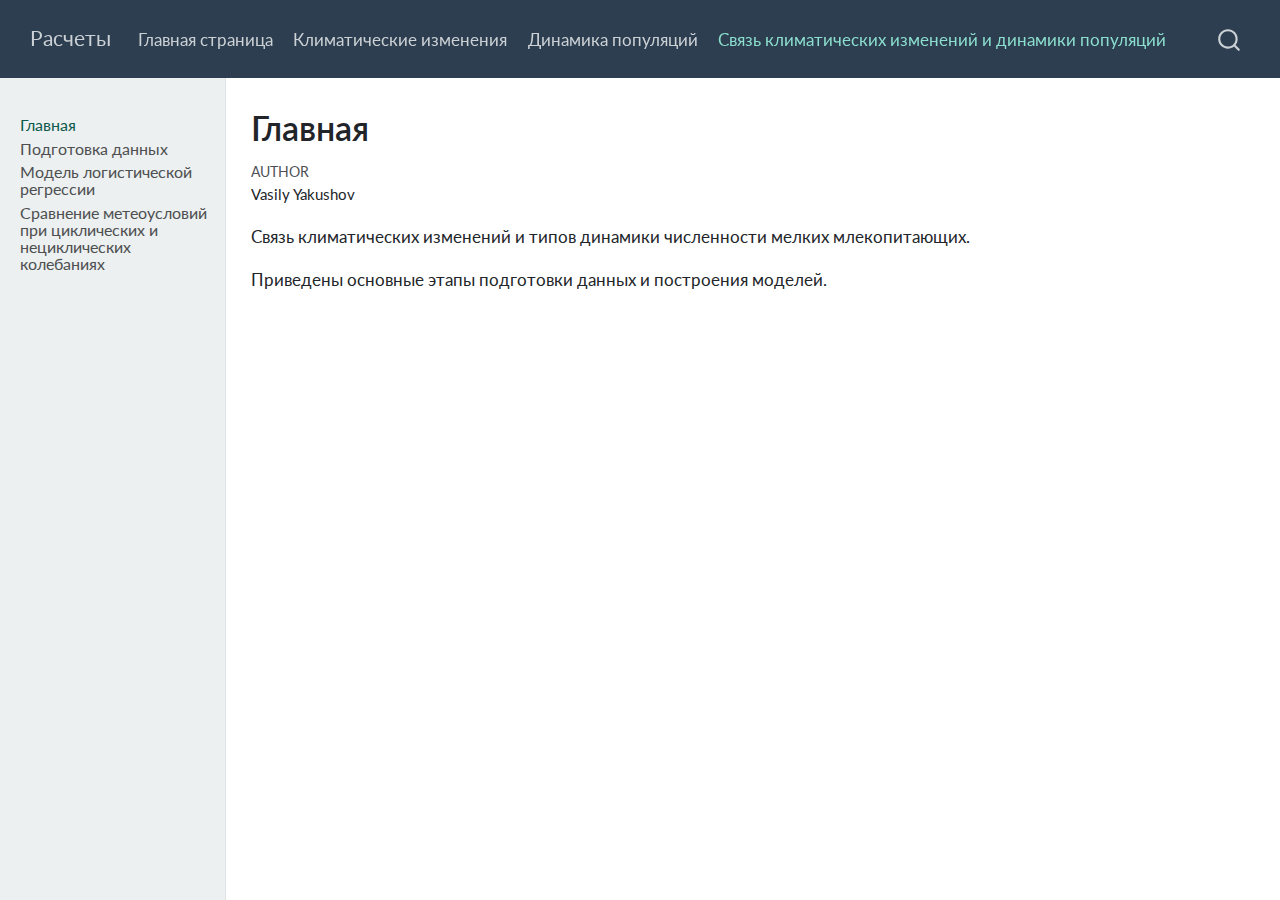
<file: numbers&climate_main.html>
<!DOCTYPE html>
<html xmlns="http://www.w3.org/1999/xhtml" lang="en" xml:lang="en"><head>

<meta charset="utf-8">
<meta name="generator" content="quarto-1.4.555">

<meta name="viewport" content="width=device-width, initial-scale=1.0, user-scalable=yes">

<meta name="author" content="Vasily Yakushov">

<title>Расчеты - Главная</title>
<style>
code{white-space: pre-wrap;}
span.smallcaps{font-variant: small-caps;}
div.columns{display: flex; gap: min(4vw, 1.5em);}
div.column{flex: auto; overflow-x: auto;}
div.hanging-indent{margin-left: 1.5em; text-indent: -1.5em;}
ul.task-list{list-style: none;}
ul.task-list li input[type="checkbox"] {
  width: 0.8em;
  margin: 0 0.8em 0.2em -1em; /* quarto-specific, see https://github.com/quarto-dev/quarto-cli/issues/4556 */ 
  vertical-align: middle;
}
</style>


<script src="site_libs/quarto-nav/quarto-nav.js"></script>
<script src="site_libs/quarto-nav/headroom.min.js"></script>
<script src="site_libs/clipboard/clipboard.min.js"></script>
<script src="site_libs/quarto-search/autocomplete.umd.js"></script>
<script src="site_libs/quarto-search/fuse.min.js"></script>
<script src="site_libs/quarto-search/quarto-search.js"></script>
<meta name="quarto:offset" content="./">
<script src="site_libs/quarto-html/quarto.js"></script>
<script src="site_libs/quarto-html/popper.min.js"></script>
<script src="site_libs/quarto-html/tippy.umd.min.js"></script>
<script src="site_libs/quarto-html/anchor.min.js"></script>
<link href="site_libs/quarto-html/tippy.css" rel="stylesheet">
<link href="site_libs/quarto-html/quarto-syntax-highlighting.css" rel="stylesheet" id="quarto-text-highlighting-styles">
<script src="site_libs/bootstrap/bootstrap.min.js"></script>
<link href="site_libs/bootstrap/bootstrap-icons.css" rel="stylesheet">
<link href="site_libs/bootstrap/bootstrap.min.css" rel="stylesheet" id="quarto-bootstrap" data-mode="light">
<script id="quarto-search-options" type="application/json">{
  "location": "navbar",
  "copy-button": false,
  "collapse-after": 3,
  "panel-placement": "end",
  "type": "overlay",
  "limit": 50,
  "keyboard-shortcut": [
    "f",
    "/",
    "s"
  ],
  "show-item-context": false,
  "language": {
    "search-no-results-text": "No results",
    "search-matching-documents-text": "matching documents",
    "search-copy-link-title": "Copy link to search",
    "search-hide-matches-text": "Hide additional matches",
    "search-more-match-text": "more match in this document",
    "search-more-matches-text": "more matches in this document",
    "search-clear-button-title": "Clear",
    "search-text-placeholder": "",
    "search-detached-cancel-button-title": "Cancel",
    "search-submit-button-title": "Submit",
    "search-label": "Search"
  }
}</script>


<link rel="stylesheet" href="styles.css">
</head>

<body class="nav-sidebar docked nav-fixed">

<div id="quarto-search-results"></div>
  <header id="quarto-header" class="headroom fixed-top">
    <nav class="navbar navbar-expand-lg " data-bs-theme="dark">
      <div class="navbar-container container-fluid">
      <div class="navbar-brand-container mx-auto">
    <a class="navbar-brand" href="./index.html">
    <span class="navbar-title">Расчеты</span>
    </a>
  </div>
            <div id="quarto-search" class="" title="Search"></div>
          <button class="navbar-toggler" type="button" data-bs-toggle="collapse" data-bs-target="#navbarCollapse" aria-controls="navbarCollapse" aria-expanded="false" aria-label="Toggle navigation" onclick="if (window.quartoToggleHeadroom) { window.quartoToggleHeadroom(); }">
  <span class="navbar-toggler-icon"></span>
</button>
          <div class="collapse navbar-collapse" id="navbarCollapse">
            <ul class="navbar-nav navbar-nav-scroll me-auto">
  <li class="nav-item">
    <a class="nav-link" href="./index.html"> 
<span class="menu-text">Главная страница</span></a>
  </li>  
  <li class="nav-item">
    <a class="nav-link" href="./climate_main.html"> 
<span class="menu-text">Климатические изменения</span></a>
  </li>  
  <li class="nav-item">
    <a class="nav-link" href="./population_dynamic_main.html"> 
<span class="menu-text">Динамика популяций</span></a>
  </li>  
  <li class="nav-item">
    <a class="nav-link active" href="./numbers&amp;climate_main.html" aria-current="page"> 
<span class="menu-text">Связь климатических изменений и динамики популяций</span></a>
  </li>  
</ul>
          </div> <!-- /navcollapse -->
          <div class="quarto-navbar-tools">
</div>
      </div> <!-- /container-fluid -->
    </nav>
  <nav class="quarto-secondary-nav">
    <div class="container-fluid d-flex">
      <button type="button" class="quarto-btn-toggle btn" data-bs-toggle="collapse" data-bs-target=".quarto-sidebar-collapse-item" aria-controls="quarto-sidebar" aria-expanded="false" aria-label="Toggle sidebar navigation" onclick="if (window.quartoToggleHeadroom) { window.quartoToggleHeadroom(); }">
        <i class="bi bi-layout-text-sidebar-reverse"></i>
      </button>
        <nav class="quarto-page-breadcrumbs" aria-label="breadcrumb"><ol class="breadcrumb"><li class="breadcrumb-item"><a href="./numbers&amp;climate_main.html">Главная</a></li></ol></nav>
        <a class="flex-grow-1" role="button" data-bs-toggle="collapse" data-bs-target=".quarto-sidebar-collapse-item" aria-controls="quarto-sidebar" aria-expanded="false" aria-label="Toggle sidebar navigation" onclick="if (window.quartoToggleHeadroom) { window.quartoToggleHeadroom(); }">      
        </a>
    </div>
  </nav>
</header>
<!-- content -->
<div id="quarto-content" class="quarto-container page-columns page-rows-contents page-layout-article page-navbar">
<!-- sidebar -->
  <nav id="quarto-sidebar" class="sidebar collapse collapse-horizontal quarto-sidebar-collapse-item sidebar-navigation docked overflow-auto">
    <div class="sidebar-menu-container"> 
    <ul class="list-unstyled mt-1">
        <li class="sidebar-item">
  <div class="sidebar-item-container"> 
  <a href="./numbers&amp;climate_main.html" class="sidebar-item-text sidebar-link active">
 <span class="menu-text">Главная</span></a>
  </div>
</li>
        <li class="sidebar-item">
  <div class="sidebar-item-container"> 
  <a href="./3_1_data_preparing.html" class="sidebar-item-text sidebar-link">
 <span class="menu-text">Подготовка данных</span></a>
  </div>
</li>
        <li class="sidebar-item">
  <div class="sidebar-item-container"> 
  <a href="./3_2_logistic_regression.html" class="sidebar-item-text sidebar-link">
 <span class="menu-text">Модель логистической регрессии</span></a>
  </div>
</li>
        <li class="sidebar-item">
  <div class="sidebar-item-container"> 
  <a href="./3_3_compare_conditions.html" class="sidebar-item-text sidebar-link">
 <span class="menu-text">Сравнение метеоусловий при циклических и нециклических колебаниях</span></a>
  </div>
</li>
    </ul>
    </div>
</nav>
<div id="quarto-sidebar-glass" class="quarto-sidebar-collapse-item" data-bs-toggle="collapse" data-bs-target=".quarto-sidebar-collapse-item"></div>
<!-- margin-sidebar -->
    <div id="quarto-margin-sidebar" class="sidebar margin-sidebar">
        
    </div>
<!-- main -->
<main class="content" id="quarto-document-content">

<header id="title-block-header" class="quarto-title-block default">
<div class="quarto-title">
<h1 class="title">Главная</h1>
</div>



<div class="quarto-title-meta">

    <div>
    <div class="quarto-title-meta-heading">Author</div>
    <div class="quarto-title-meta-contents">
             <p>Vasily Yakushov </p>
          </div>
  </div>
    
  
    
  </div>
  


</header>


<p>Cвязь климатических изменений и типов динамики численности мелких млекопитающих.</p>
<p>Приведены основные этапы подготовки данных и построения моделей.</p>



</main> <!-- /main -->
<script id="quarto-html-after-body" type="application/javascript">
window.document.addEventListener("DOMContentLoaded", function (event) {
  const toggleBodyColorMode = (bsSheetEl) => {
    const mode = bsSheetEl.getAttribute("data-mode");
    const bodyEl = window.document.querySelector("body");
    if (mode === "dark") {
      bodyEl.classList.add("quarto-dark");
      bodyEl.classList.remove("quarto-light");
    } else {
      bodyEl.classList.add("quarto-light");
      bodyEl.classList.remove("quarto-dark");
    }
  }
  const toggleBodyColorPrimary = () => {
    const bsSheetEl = window.document.querySelector("link#quarto-bootstrap");
    if (bsSheetEl) {
      toggleBodyColorMode(bsSheetEl);
    }
  }
  toggleBodyColorPrimary();  
  const icon = "";
  const anchorJS = new window.AnchorJS();
  anchorJS.options = {
    placement: 'right',
    icon: icon
  };
  anchorJS.add('.anchored');
  const isCodeAnnotation = (el) => {
    for (const clz of el.classList) {
      if (clz.startsWith('code-annotation-')) {                     
        return true;
      }
    }
    return false;
  }
  const clipboard = new window.ClipboardJS('.code-copy-button', {
    text: function(trigger) {
      const codeEl = trigger.previousElementSibling.cloneNode(true);
      for (const childEl of codeEl.children) {
        if (isCodeAnnotation(childEl)) {
          childEl.remove();
        }
      }
      return codeEl.innerText;
    }
  });
  clipboard.on('success', function(e) {
    // button target
    const button = e.trigger;
    // don't keep focus
    button.blur();
    // flash "checked"
    button.classList.add('code-copy-button-checked');
    var currentTitle = button.getAttribute("title");
    button.setAttribute("title", "Copied!");
    let tooltip;
    if (window.bootstrap) {
      button.setAttribute("data-bs-toggle", "tooltip");
      button.setAttribute("data-bs-placement", "left");
      button.setAttribute("data-bs-title", "Copied!");
      tooltip = new bootstrap.Tooltip(button, 
        { trigger: "manual", 
          customClass: "code-copy-button-tooltip",
          offset: [0, -8]});
      tooltip.show();    
    }
    setTimeout(function() {
      if (tooltip) {
        tooltip.hide();
        button.removeAttribute("data-bs-title");
        button.removeAttribute("data-bs-toggle");
        button.removeAttribute("data-bs-placement");
      }
      button.setAttribute("title", currentTitle);
      button.classList.remove('code-copy-button-checked');
    }, 1000);
    // clear code selection
    e.clearSelection();
  });
    var localhostRegex = new RegExp(/^(?:http|https):\/\/localhost\:?[0-9]*\//);
    var mailtoRegex = new RegExp(/^mailto:/);
      var filterRegex = new RegExp('/' + window.location.host + '/');
    var isInternal = (href) => {
        return filterRegex.test(href) || localhostRegex.test(href) || mailtoRegex.test(href);
    }
    // Inspect non-navigation links and adorn them if external
 	var links = window.document.querySelectorAll('a[href]:not(.nav-link):not(.navbar-brand):not(.toc-action):not(.sidebar-link):not(.sidebar-item-toggle):not(.pagination-link):not(.no-external):not([aria-hidden]):not(.dropdown-item):not(.quarto-navigation-tool)');
    for (var i=0; i<links.length; i++) {
      const link = links[i];
      if (!isInternal(link.href)) {
        // undo the damage that might have been done by quarto-nav.js in the case of
        // links that we want to consider external
        if (link.dataset.originalHref !== undefined) {
          link.href = link.dataset.originalHref;
        }
      }
    }
  function tippyHover(el, contentFn, onTriggerFn, onUntriggerFn) {
    const config = {
      allowHTML: true,
      maxWidth: 500,
      delay: 100,
      arrow: false,
      appendTo: function(el) {
          return el.parentElement;
      },
      interactive: true,
      interactiveBorder: 10,
      theme: 'quarto',
      placement: 'bottom-start',
    };
    if (contentFn) {
      config.content = contentFn;
    }
    if (onTriggerFn) {
      config.onTrigger = onTriggerFn;
    }
    if (onUntriggerFn) {
      config.onUntrigger = onUntriggerFn;
    }
    window.tippy(el, config); 
  }
  const noterefs = window.document.querySelectorAll('a[role="doc-noteref"]');
  for (var i=0; i<noterefs.length; i++) {
    const ref = noterefs[i];
    tippyHover(ref, function() {
      // use id or data attribute instead here
      let href = ref.getAttribute('data-footnote-href') || ref.getAttribute('href');
      try { href = new URL(href).hash; } catch {}
      const id = href.replace(/^#\/?/, "");
      const note = window.document.getElementById(id);
      if (note) {
        return note.innerHTML;
      } else {
        return "";
      }
    });
  }
  const xrefs = window.document.querySelectorAll('a.quarto-xref');
  const processXRef = (id, note) => {
    // Strip column container classes
    const stripColumnClz = (el) => {
      el.classList.remove("page-full", "page-columns");
      if (el.children) {
        for (const child of el.children) {
          stripColumnClz(child);
        }
      }
    }
    stripColumnClz(note)
    if (id === null || id.startsWith('sec-')) {
      // Special case sections, only their first couple elements
      const container = document.createElement("div");
      if (note.children && note.children.length > 2) {
        container.appendChild(note.children[0].cloneNode(true));
        for (let i = 1; i < note.children.length; i++) {
          const child = note.children[i];
          if (child.tagName === "P" && child.innerText === "") {
            continue;
          } else {
            container.appendChild(child.cloneNode(true));
            break;
          }
        }
        if (window.Quarto?.typesetMath) {
          window.Quarto.typesetMath(container);
        }
        return container.innerHTML
      } else {
        if (window.Quarto?.typesetMath) {
          window.Quarto.typesetMath(note);
        }
        return note.innerHTML;
      }
    } else {
      // Remove any anchor links if they are present
      const anchorLink = note.querySelector('a.anchorjs-link');
      if (anchorLink) {
        anchorLink.remove();
      }
      if (window.Quarto?.typesetMath) {
        window.Quarto.typesetMath(note);
      }
      // TODO in 1.5, we should make sure this works without a callout special case
      if (note.classList.contains("callout")) {
        return note.outerHTML;
      } else {
        return note.innerHTML;
      }
    }
  }
  for (var i=0; i<xrefs.length; i++) {
    const xref = xrefs[i];
    tippyHover(xref, undefined, function(instance) {
      instance.disable();
      let url = xref.getAttribute('href');
      let hash = undefined; 
      if (url.startsWith('#')) {
        hash = url;
      } else {
        try { hash = new URL(url).hash; } catch {}
      }
      if (hash) {
        const id = hash.replace(/^#\/?/, "");
        const note = window.document.getElementById(id);
        if (note !== null) {
          try {
            const html = processXRef(id, note.cloneNode(true));
            instance.setContent(html);
          } finally {
            instance.enable();
            instance.show();
          }
        } else {
          // See if we can fetch this
          fetch(url.split('#')[0])
          .then(res => res.text())
          .then(html => {
            const parser = new DOMParser();
            const htmlDoc = parser.parseFromString(html, "text/html");
            const note = htmlDoc.getElementById(id);
            if (note !== null) {
              const html = processXRef(id, note);
              instance.setContent(html);
            } 
          }).finally(() => {
            instance.enable();
            instance.show();
          });
        }
      } else {
        // See if we can fetch a full url (with no hash to target)
        // This is a special case and we should probably do some content thinning / targeting
        fetch(url)
        .then(res => res.text())
        .then(html => {
          const parser = new DOMParser();
          const htmlDoc = parser.parseFromString(html, "text/html");
          const note = htmlDoc.querySelector('main.content');
          if (note !== null) {
            // This should only happen for chapter cross references
            // (since there is no id in the URL)
            // remove the first header
            if (note.children.length > 0 && note.children[0].tagName === "HEADER") {
              note.children[0].remove();
            }
            const html = processXRef(null, note);
            instance.setContent(html);
          } 
        }).finally(() => {
          instance.enable();
          instance.show();
        });
      }
    }, function(instance) {
    });
  }
      let selectedAnnoteEl;
      const selectorForAnnotation = ( cell, annotation) => {
        let cellAttr = 'data-code-cell="' + cell + '"';
        let lineAttr = 'data-code-annotation="' +  annotation + '"';
        const selector = 'span[' + cellAttr + '][' + lineAttr + ']';
        return selector;
      }
      const selectCodeLines = (annoteEl) => {
        const doc = window.document;
        const targetCell = annoteEl.getAttribute("data-target-cell");
        const targetAnnotation = annoteEl.getAttribute("data-target-annotation");
        const annoteSpan = window.document.querySelector(selectorForAnnotation(targetCell, targetAnnotation));
        const lines = annoteSpan.getAttribute("data-code-lines").split(",");
        const lineIds = lines.map((line) => {
          return targetCell + "-" + line;
        })
        let top = null;
        let height = null;
        let parent = null;
        if (lineIds.length > 0) {
            //compute the position of the single el (top and bottom and make a div)
            const el = window.document.getElementById(lineIds[0]);
            top = el.offsetTop;
            height = el.offsetHeight;
            parent = el.parentElement.parentElement;
          if (lineIds.length > 1) {
            const lastEl = window.document.getElementById(lineIds[lineIds.length - 1]);
            const bottom = lastEl.offsetTop + lastEl.offsetHeight;
            height = bottom - top;
          }
          if (top !== null && height !== null && parent !== null) {
            // cook up a div (if necessary) and position it 
            let div = window.document.getElementById("code-annotation-line-highlight");
            if (div === null) {
              div = window.document.createElement("div");
              div.setAttribute("id", "code-annotation-line-highlight");
              div.style.position = 'absolute';
              parent.appendChild(div);
            }
            div.style.top = top - 2 + "px";
            div.style.height = height + 4 + "px";
            div.style.left = 0;
            let gutterDiv = window.document.getElementById("code-annotation-line-highlight-gutter");
            if (gutterDiv === null) {
              gutterDiv = window.document.createElement("div");
              gutterDiv.setAttribute("id", "code-annotation-line-highlight-gutter");
              gutterDiv.style.position = 'absolute';
              const codeCell = window.document.getElementById(targetCell);
              const gutter = codeCell.querySelector('.code-annotation-gutter');
              gutter.appendChild(gutterDiv);
            }
            gutterDiv.style.top = top - 2 + "px";
            gutterDiv.style.height = height + 4 + "px";
          }
          selectedAnnoteEl = annoteEl;
        }
      };
      const unselectCodeLines = () => {
        const elementsIds = ["code-annotation-line-highlight", "code-annotation-line-highlight-gutter"];
        elementsIds.forEach((elId) => {
          const div = window.document.getElementById(elId);
          if (div) {
            div.remove();
          }
        });
        selectedAnnoteEl = undefined;
      };
        // Handle positioning of the toggle
    window.addEventListener(
      "resize",
      throttle(() => {
        elRect = undefined;
        if (selectedAnnoteEl) {
          selectCodeLines(selectedAnnoteEl);
        }
      }, 10)
    );
    function throttle(fn, ms) {
    let throttle = false;
    let timer;
      return (...args) => {
        if(!throttle) { // first call gets through
            fn.apply(this, args);
            throttle = true;
        } else { // all the others get throttled
            if(timer) clearTimeout(timer); // cancel #2
            timer = setTimeout(() => {
              fn.apply(this, args);
              timer = throttle = false;
            }, ms);
        }
      };
    }
      // Attach click handler to the DT
      const annoteDls = window.document.querySelectorAll('dt[data-target-cell]');
      for (const annoteDlNode of annoteDls) {
        annoteDlNode.addEventListener('click', (event) => {
          const clickedEl = event.target;
          if (clickedEl !== selectedAnnoteEl) {
            unselectCodeLines();
            const activeEl = window.document.querySelector('dt[data-target-cell].code-annotation-active');
            if (activeEl) {
              activeEl.classList.remove('code-annotation-active');
            }
            selectCodeLines(clickedEl);
            clickedEl.classList.add('code-annotation-active');
          } else {
            // Unselect the line
            unselectCodeLines();
            clickedEl.classList.remove('code-annotation-active');
          }
        });
      }
  const findCites = (el) => {
    const parentEl = el.parentElement;
    if (parentEl) {
      const cites = parentEl.dataset.cites;
      if (cites) {
        return {
          el,
          cites: cites.split(' ')
        };
      } else {
        return findCites(el.parentElement)
      }
    } else {
      return undefined;
    }
  };
  var bibliorefs = window.document.querySelectorAll('a[role="doc-biblioref"]');
  for (var i=0; i<bibliorefs.length; i++) {
    const ref = bibliorefs[i];
    const citeInfo = findCites(ref);
    if (citeInfo) {
      tippyHover(citeInfo.el, function() {
        var popup = window.document.createElement('div');
        citeInfo.cites.forEach(function(cite) {
          var citeDiv = window.document.createElement('div');
          citeDiv.classList.add('hanging-indent');
          citeDiv.classList.add('csl-entry');
          var biblioDiv = window.document.getElementById('ref-' + cite);
          if (biblioDiv) {
            citeDiv.innerHTML = biblioDiv.innerHTML;
          }
          popup.appendChild(citeDiv);
        });
        return popup.innerHTML;
      });
    }
  }
});
</script>
</div> <!-- /content -->




</body></html>
</file>
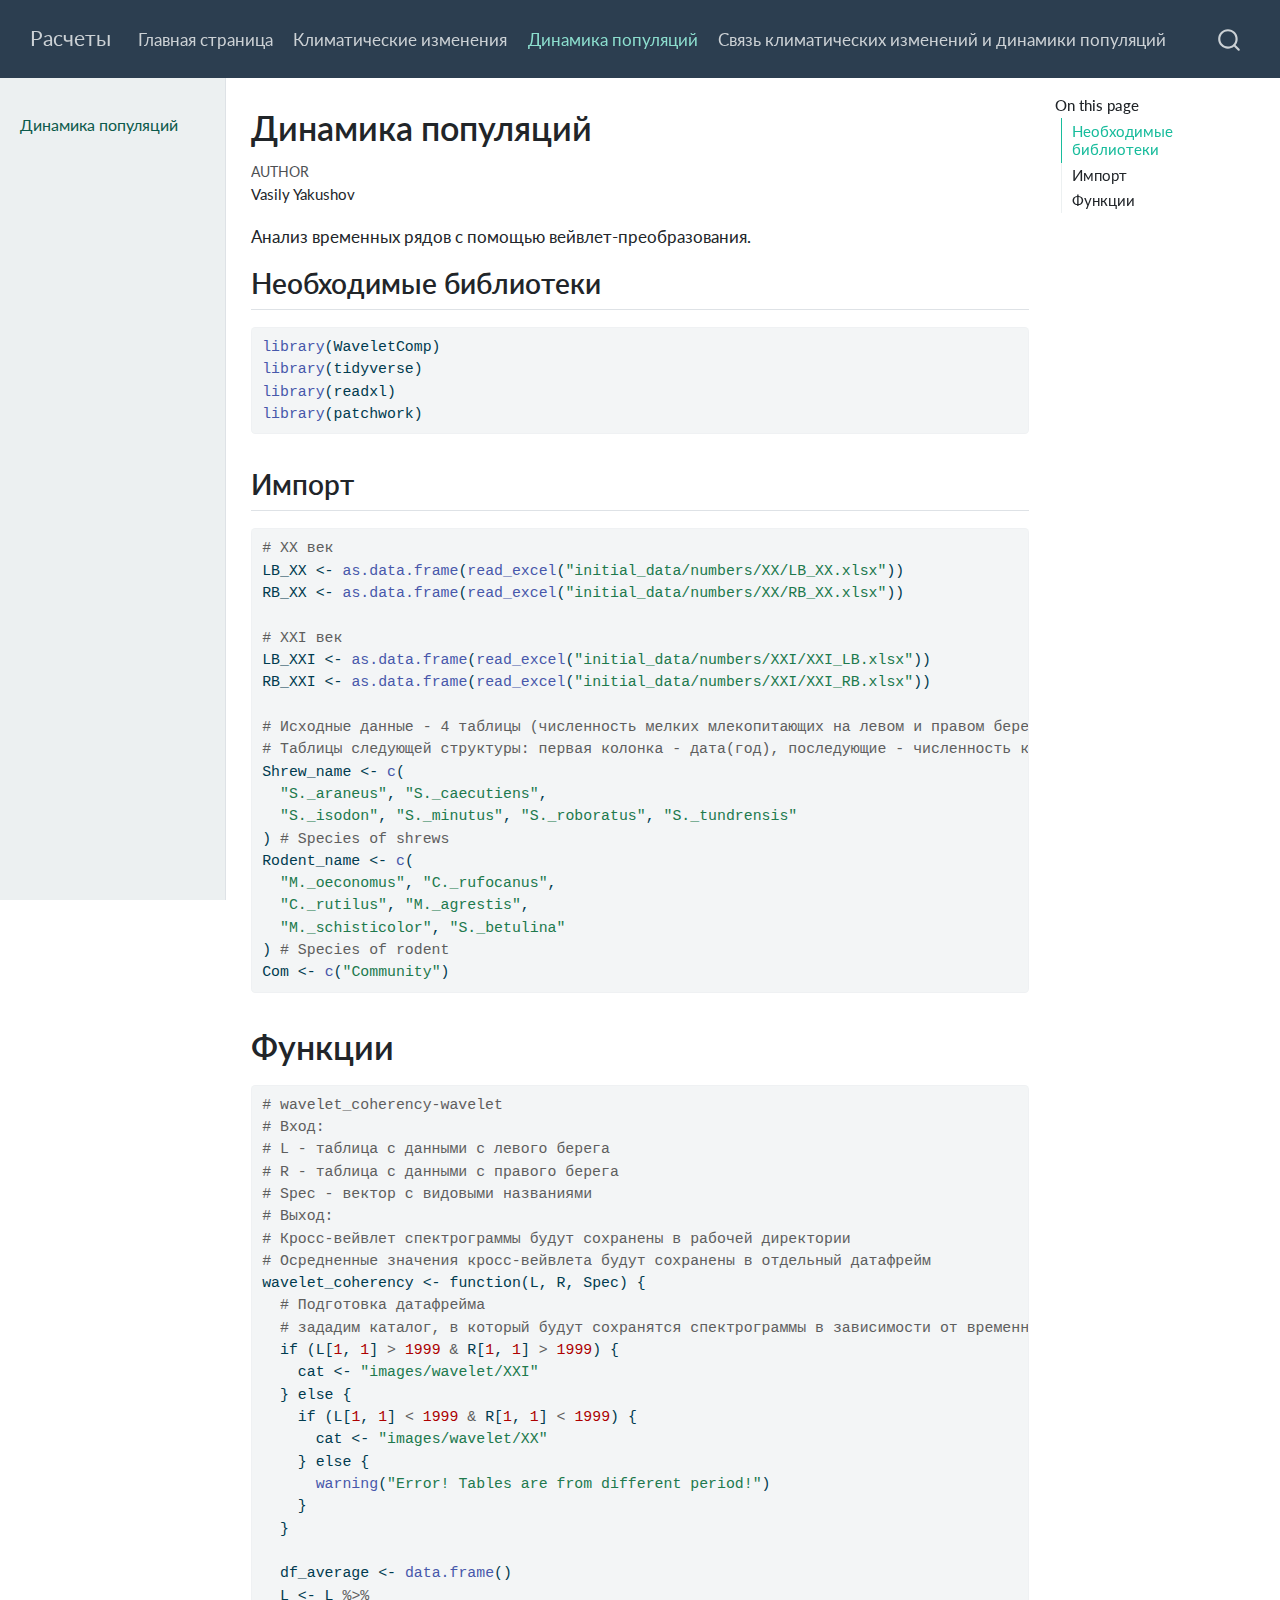
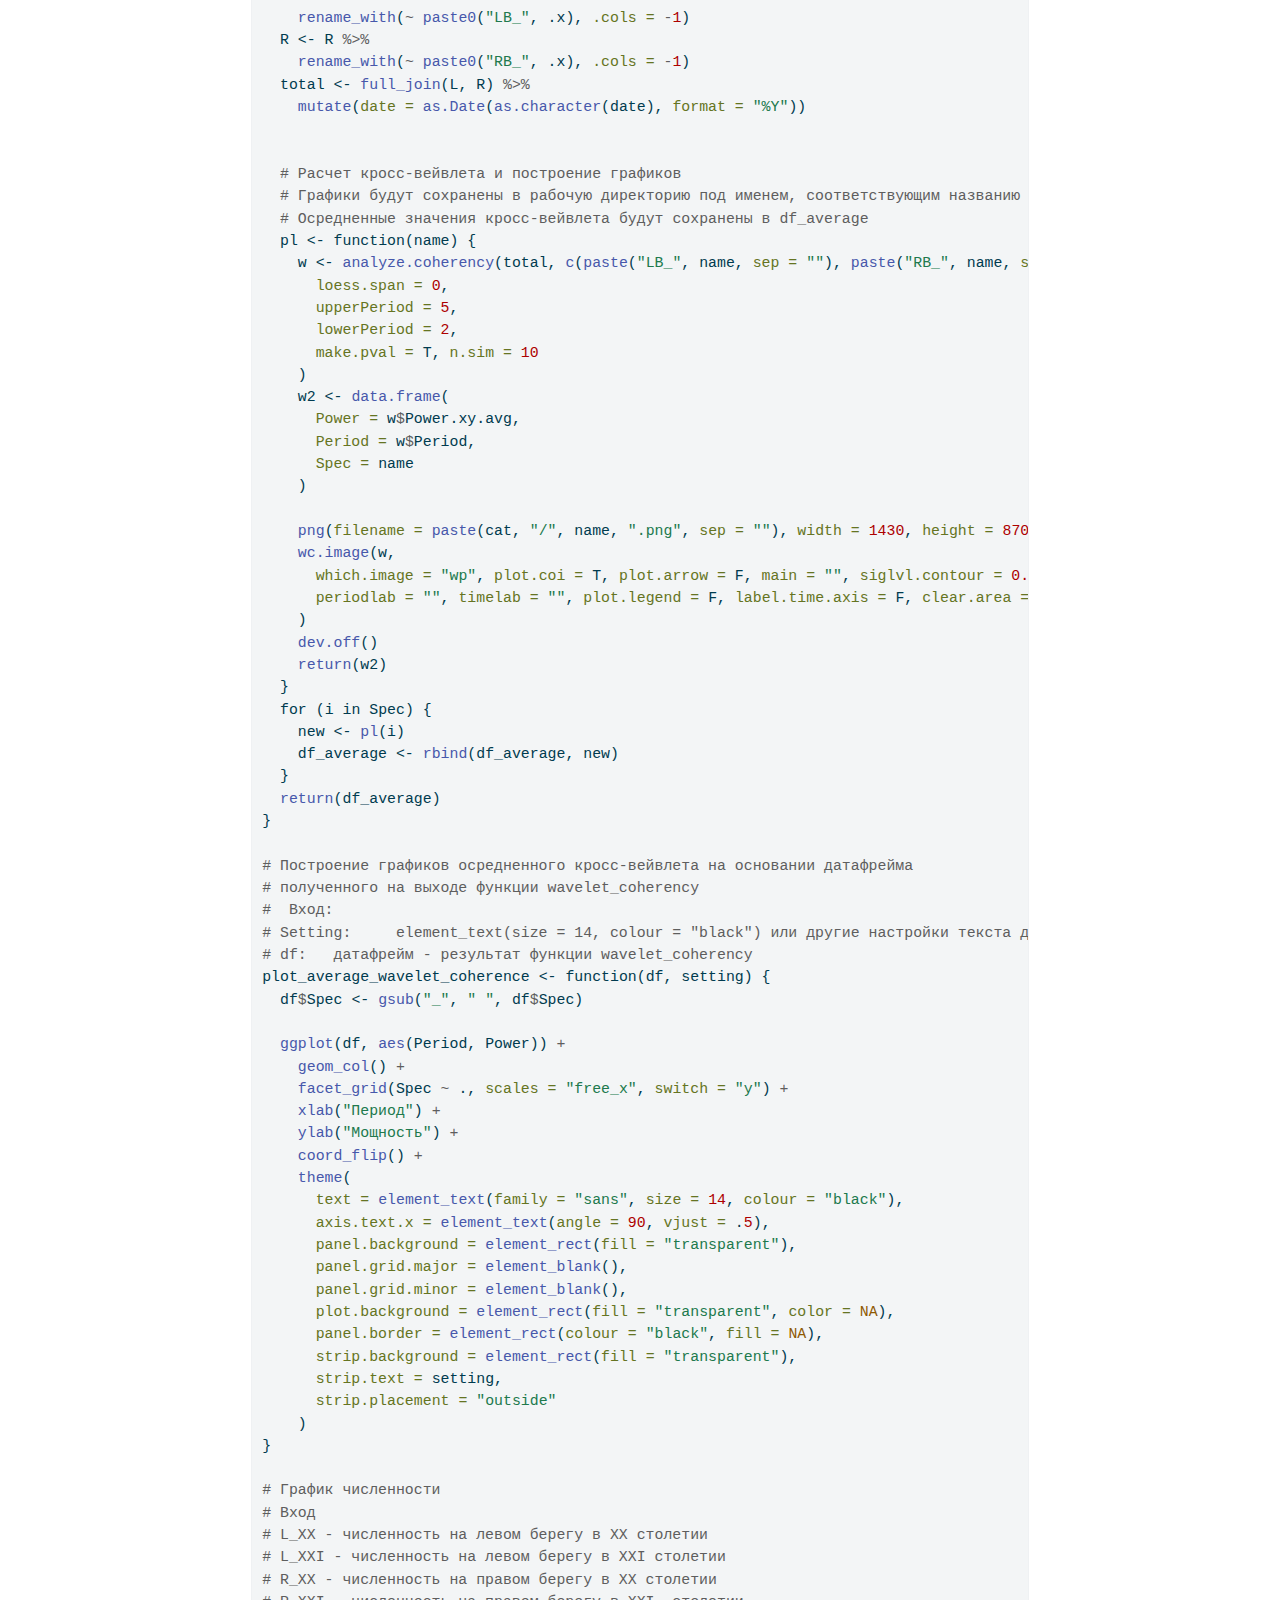
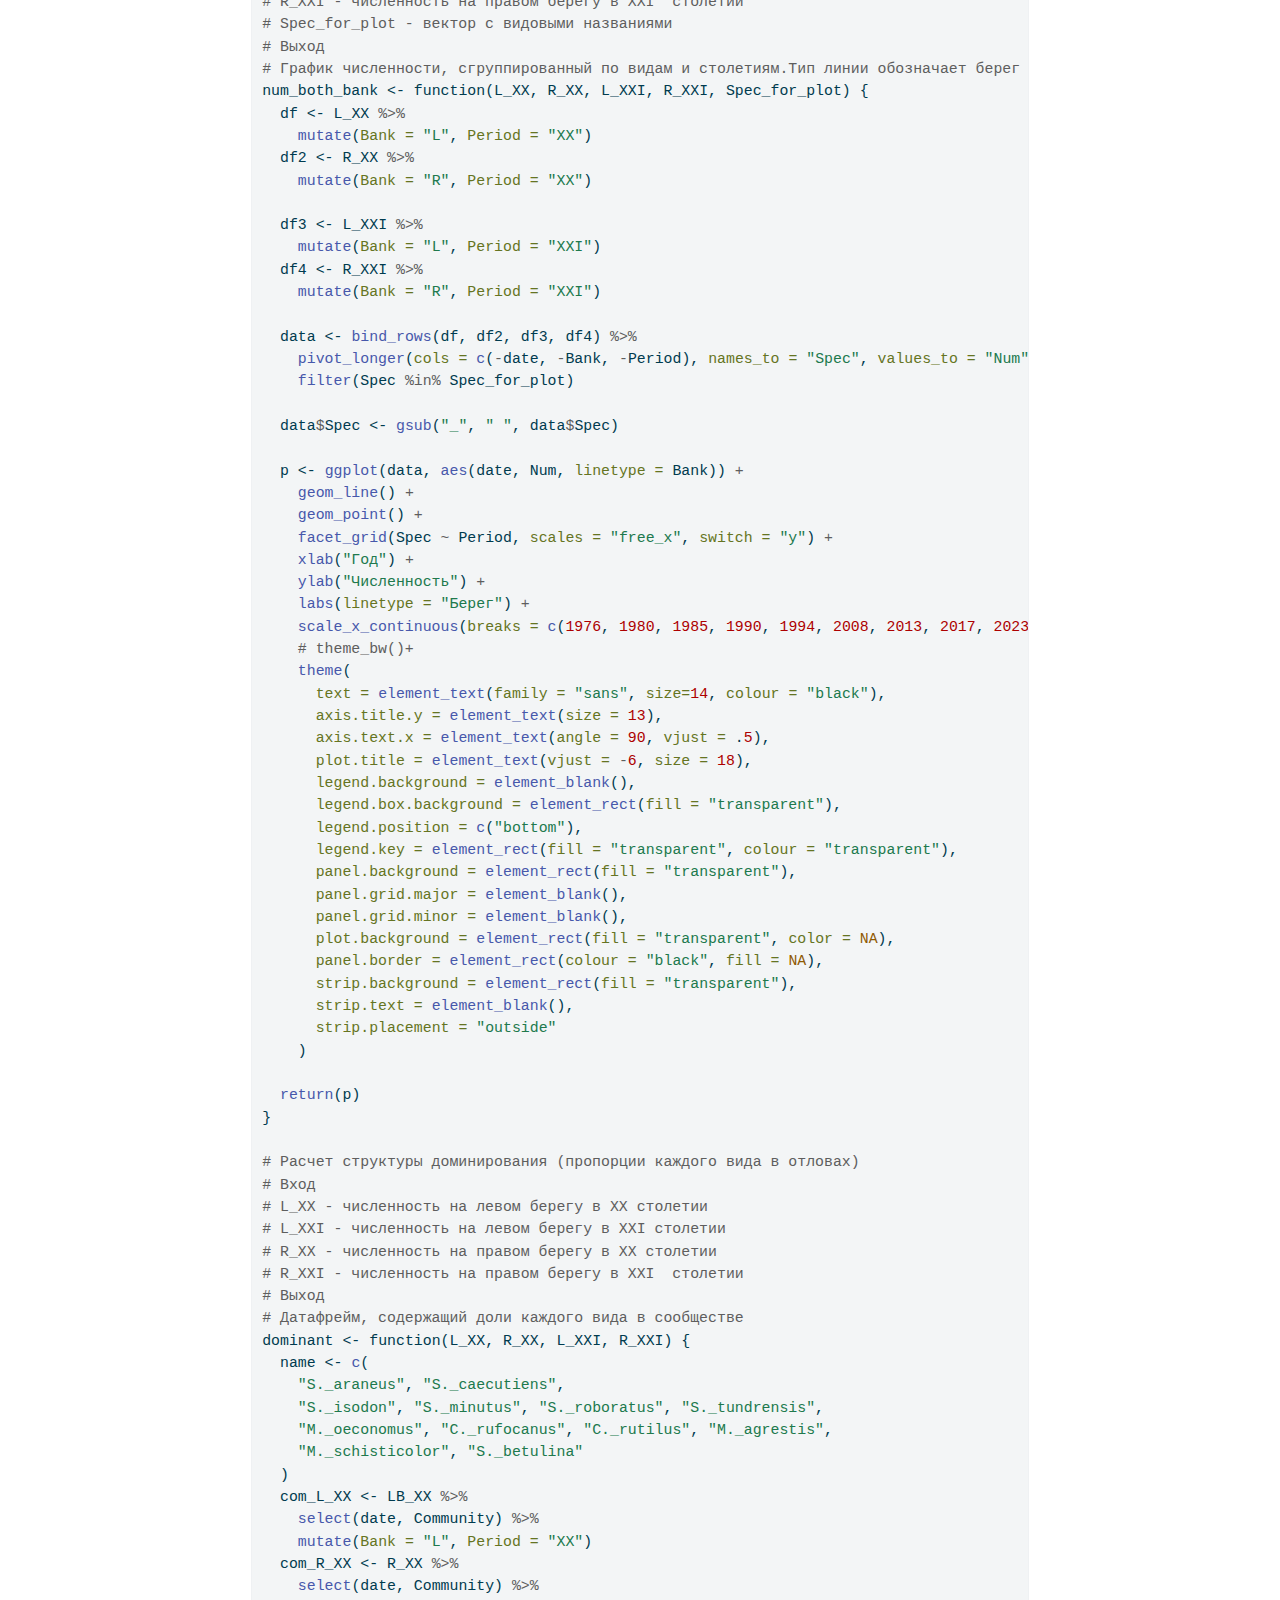
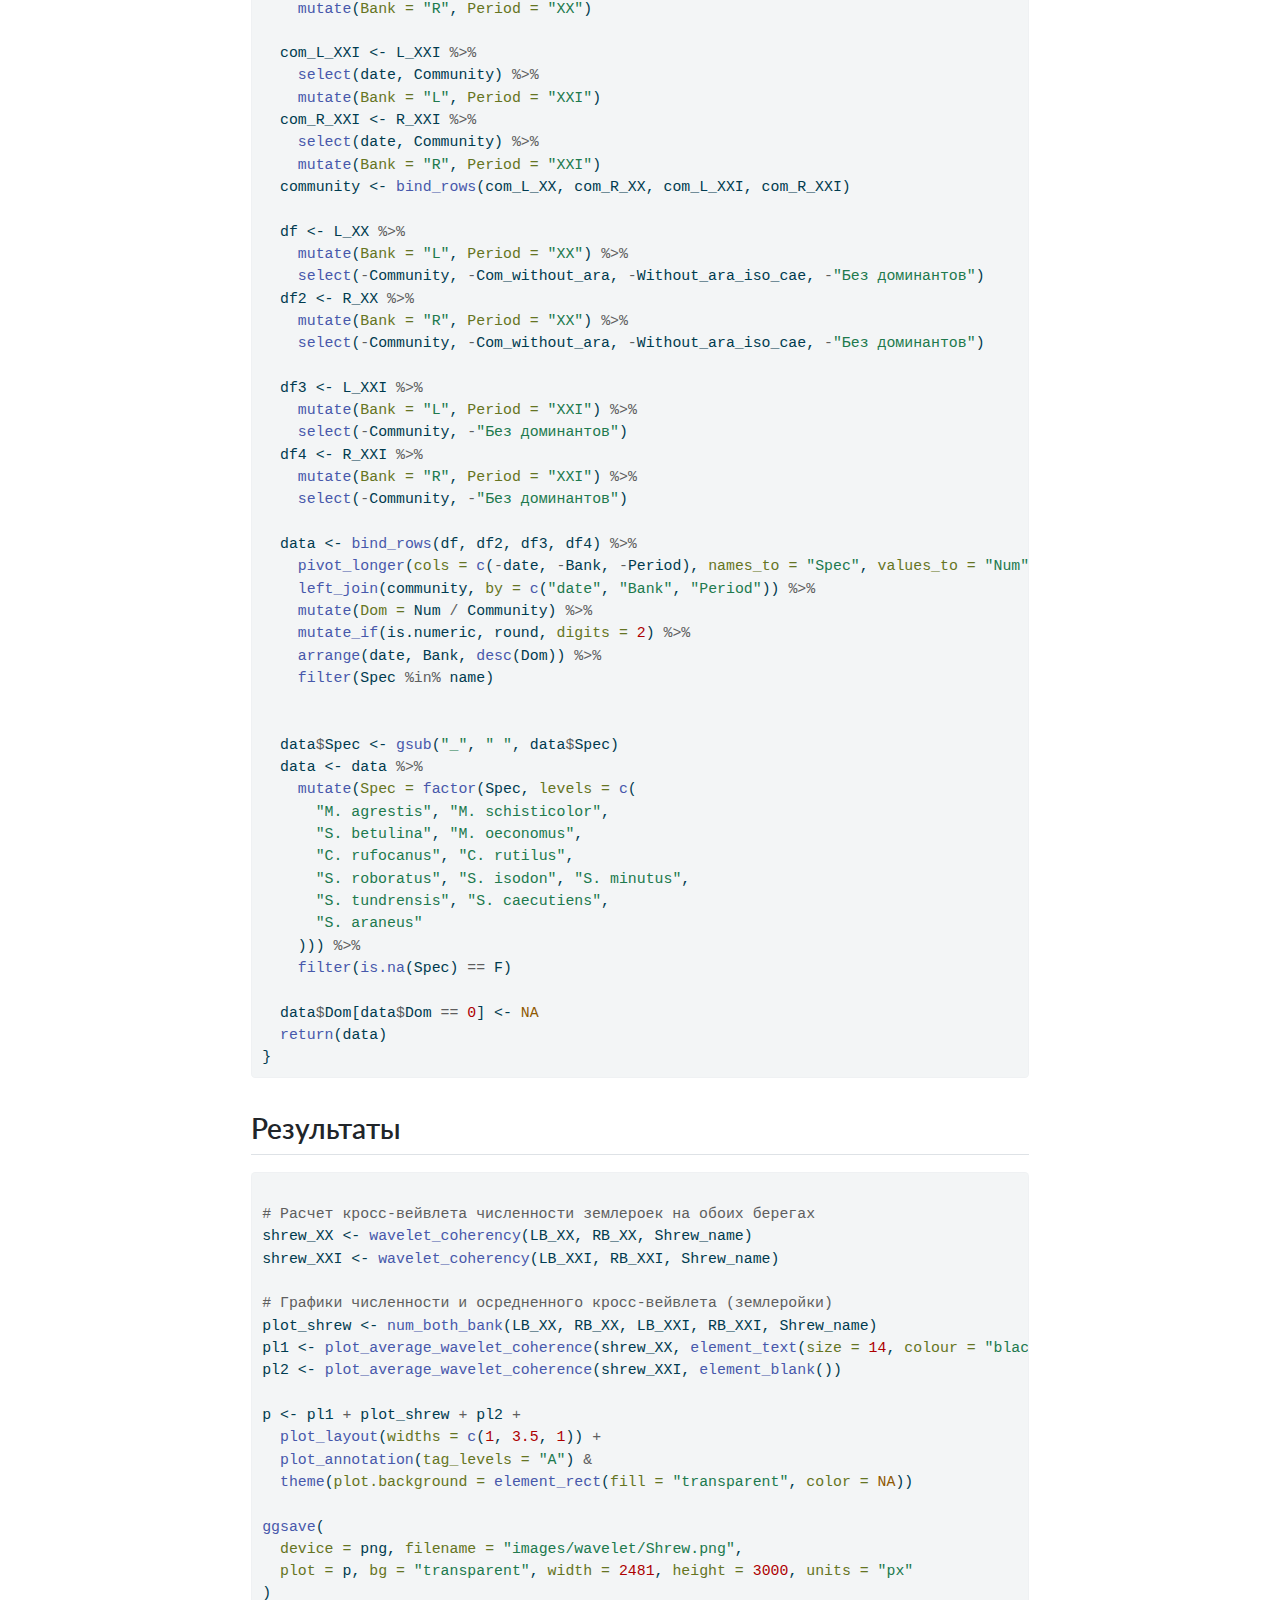
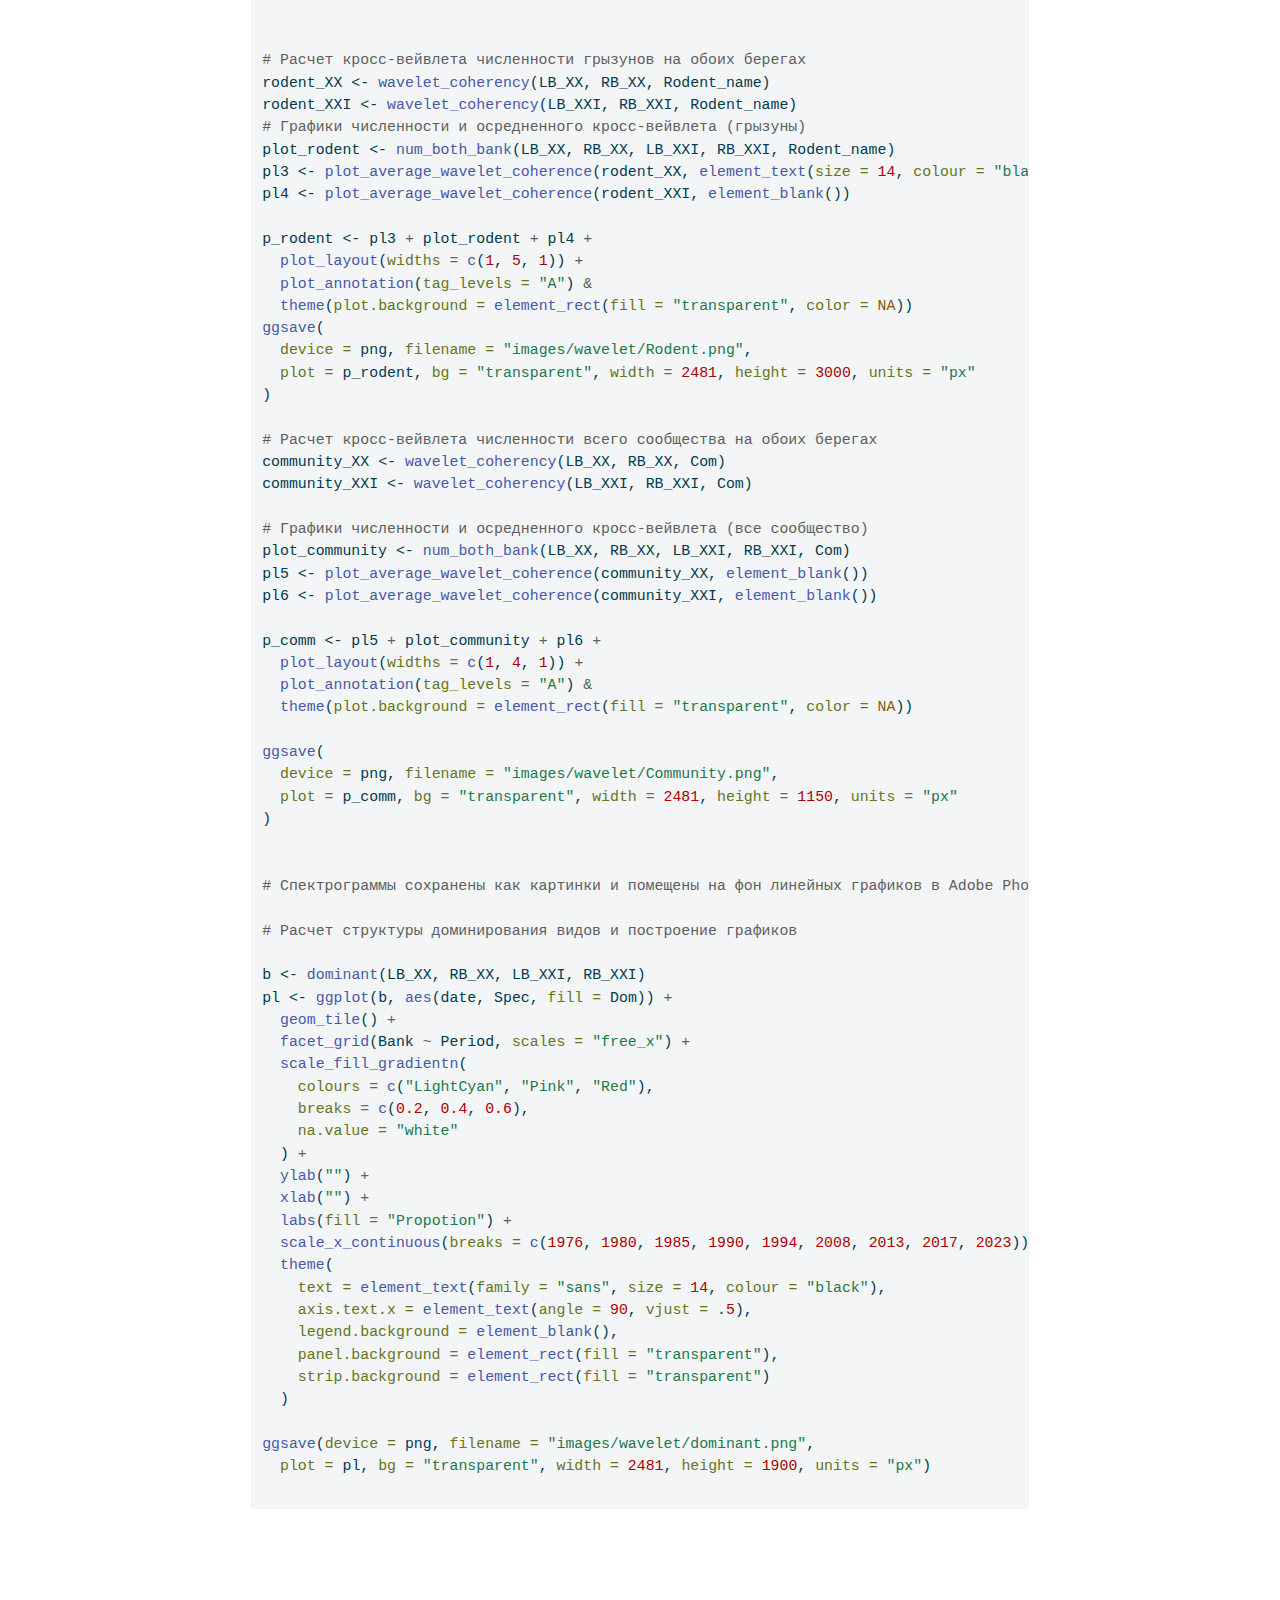
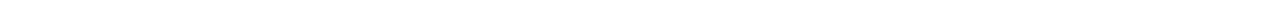
<file: population_dynamic_main.html>
<!DOCTYPE html>
<html xmlns="http://www.w3.org/1999/xhtml" lang="en" xml:lang="en"><head>

<meta charset="utf-8">
<meta name="generator" content="quarto-1.4.555">

<meta name="viewport" content="width=device-width, initial-scale=1.0, user-scalable=yes">

<meta name="author" content="Vasily Yakushov">

<title>Расчеты - Динамика популяций</title>
<style>
code{white-space: pre-wrap;}
span.smallcaps{font-variant: small-caps;}
div.columns{display: flex; gap: min(4vw, 1.5em);}
div.column{flex: auto; overflow-x: auto;}
div.hanging-indent{margin-left: 1.5em; text-indent: -1.5em;}
ul.task-list{list-style: none;}
ul.task-list li input[type="checkbox"] {
  width: 0.8em;
  margin: 0 0.8em 0.2em -1em; /* quarto-specific, see https://github.com/quarto-dev/quarto-cli/issues/4556 */ 
  vertical-align: middle;
}
/* CSS for syntax highlighting */
pre > code.sourceCode { white-space: pre; position: relative; }
pre > code.sourceCode > span { line-height: 1.25; }
pre > code.sourceCode > span:empty { height: 1.2em; }
.sourceCode { overflow: visible; }
code.sourceCode > span { color: inherit; text-decoration: inherit; }
div.sourceCode { margin: 1em 0; }
pre.sourceCode { margin: 0; }
@media screen {
div.sourceCode { overflow: auto; }
}
@media print {
pre > code.sourceCode { white-space: pre-wrap; }
pre > code.sourceCode > span { text-indent: -5em; padding-left: 5em; }
}
pre.numberSource code
  { counter-reset: source-line 0; }
pre.numberSource code > span
  { position: relative; left: -4em; counter-increment: source-line; }
pre.numberSource code > span > a:first-child::before
  { content: counter(source-line);
    position: relative; left: -1em; text-align: right; vertical-align: baseline;
    border: none; display: inline-block;
    -webkit-touch-callout: none; -webkit-user-select: none;
    -khtml-user-select: none; -moz-user-select: none;
    -ms-user-select: none; user-select: none;
    padding: 0 4px; width: 4em;
  }
pre.numberSource { margin-left: 3em;  padding-left: 4px; }
div.sourceCode
  {   }
@media screen {
pre > code.sourceCode > span > a:first-child::before { text-decoration: underline; }
}
</style>


<script src="site_libs/quarto-nav/quarto-nav.js"></script>
<script src="site_libs/quarto-nav/headroom.min.js"></script>
<script src="site_libs/clipboard/clipboard.min.js"></script>
<script src="site_libs/quarto-search/autocomplete.umd.js"></script>
<script src="site_libs/quarto-search/fuse.min.js"></script>
<script src="site_libs/quarto-search/quarto-search.js"></script>
<meta name="quarto:offset" content="./">
<script src="site_libs/quarto-html/quarto.js"></script>
<script src="site_libs/quarto-html/popper.min.js"></script>
<script src="site_libs/quarto-html/tippy.umd.min.js"></script>
<script src="site_libs/quarto-html/anchor.min.js"></script>
<link href="site_libs/quarto-html/tippy.css" rel="stylesheet">
<link href="site_libs/quarto-html/quarto-syntax-highlighting.css" rel="stylesheet" id="quarto-text-highlighting-styles">
<script src="site_libs/bootstrap/bootstrap.min.js"></script>
<link href="site_libs/bootstrap/bootstrap-icons.css" rel="stylesheet">
<link href="site_libs/bootstrap/bootstrap.min.css" rel="stylesheet" id="quarto-bootstrap" data-mode="light">
<script id="quarto-search-options" type="application/json">{
  "location": "navbar",
  "copy-button": false,
  "collapse-after": 3,
  "panel-placement": "end",
  "type": "overlay",
  "limit": 50,
  "keyboard-shortcut": [
    "f",
    "/",
    "s"
  ],
  "show-item-context": false,
  "language": {
    "search-no-results-text": "No results",
    "search-matching-documents-text": "matching documents",
    "search-copy-link-title": "Copy link to search",
    "search-hide-matches-text": "Hide additional matches",
    "search-more-match-text": "more match in this document",
    "search-more-matches-text": "more matches in this document",
    "search-clear-button-title": "Clear",
    "search-text-placeholder": "",
    "search-detached-cancel-button-title": "Cancel",
    "search-submit-button-title": "Submit",
    "search-label": "Search"
  }
}</script>


<link rel="stylesheet" href="styles.css">
</head>

<body class="nav-sidebar docked nav-fixed">

<div id="quarto-search-results"></div>
  <header id="quarto-header" class="headroom fixed-top">
    <nav class="navbar navbar-expand-lg " data-bs-theme="dark">
      <div class="navbar-container container-fluid">
      <div class="navbar-brand-container mx-auto">
    <a class="navbar-brand" href="./index.html">
    <span class="navbar-title">Расчеты</span>
    </a>
  </div>
            <div id="quarto-search" class="" title="Search"></div>
          <button class="navbar-toggler" type="button" data-bs-toggle="collapse" data-bs-target="#navbarCollapse" aria-controls="navbarCollapse" aria-expanded="false" aria-label="Toggle navigation" onclick="if (window.quartoToggleHeadroom) { window.quartoToggleHeadroom(); }">
  <span class="navbar-toggler-icon"></span>
</button>
          <div class="collapse navbar-collapse" id="navbarCollapse">
            <ul class="navbar-nav navbar-nav-scroll me-auto">
  <li class="nav-item">
    <a class="nav-link" href="./index.html"> 
<span class="menu-text">Главная страница</span></a>
  </li>  
  <li class="nav-item">
    <a class="nav-link" href="./climate_main.html"> 
<span class="menu-text">Климатические изменения</span></a>
  </li>  
  <li class="nav-item">
    <a class="nav-link active" href="./population_dynamic_main.html" aria-current="page"> 
<span class="menu-text">Динамика популяций</span></a>
  </li>  
  <li class="nav-item">
    <a class="nav-link" href="./numbers&amp;climate_main.html"> 
<span class="menu-text">Связь климатических изменений и динамики популяций</span></a>
  </li>  
</ul>
          </div> <!-- /navcollapse -->
          <div class="quarto-navbar-tools">
</div>
      </div> <!-- /container-fluid -->
    </nav>
  <nav class="quarto-secondary-nav">
    <div class="container-fluid d-flex">
      <button type="button" class="quarto-btn-toggle btn" data-bs-toggle="collapse" data-bs-target=".quarto-sidebar-collapse-item" aria-controls="quarto-sidebar" aria-expanded="false" aria-label="Toggle sidebar navigation" onclick="if (window.quartoToggleHeadroom) { window.quartoToggleHeadroom(); }">
        <i class="bi bi-layout-text-sidebar-reverse"></i>
      </button>
        <nav class="quarto-page-breadcrumbs" aria-label="breadcrumb"><ol class="breadcrumb"><li class="breadcrumb-item"><a href="./population_dynamic_main.html">Динамика популяций</a></li></ol></nav>
        <a class="flex-grow-1" role="button" data-bs-toggle="collapse" data-bs-target=".quarto-sidebar-collapse-item" aria-controls="quarto-sidebar" aria-expanded="false" aria-label="Toggle sidebar navigation" onclick="if (window.quartoToggleHeadroom) { window.quartoToggleHeadroom(); }">      
        </a>
    </div>
  </nav>
</header>
<!-- content -->
<div id="quarto-content" class="quarto-container page-columns page-rows-contents page-layout-article page-navbar">
<!-- sidebar -->
  <nav id="quarto-sidebar" class="sidebar collapse collapse-horizontal quarto-sidebar-collapse-item sidebar-navigation docked overflow-auto">
    <div class="sidebar-menu-container"> 
    <ul class="list-unstyled mt-1">
        <li class="sidebar-item">
  <div class="sidebar-item-container"> 
  <a href="./population_dynamic_main.html" class="sidebar-item-text sidebar-link active">
 <span class="menu-text">Динамика популяций</span></a>
  </div>
</li>
    </ul>
    </div>
</nav>
<div id="quarto-sidebar-glass" class="quarto-sidebar-collapse-item" data-bs-toggle="collapse" data-bs-target=".quarto-sidebar-collapse-item"></div>
<!-- margin-sidebar -->
    <div id="quarto-margin-sidebar" class="sidebar margin-sidebar">
        <nav id="TOC" role="doc-toc" class="toc-active">
    <h2 id="toc-title">On this page</h2>
   
  <ul>
  <li><a href="#необходимые-библиотеки" id="toc-необходимые-библиотеки" class="nav-link active" data-scroll-target="#необходимые-библиотеки">Необходимые библиотеки</a></li>
  <li><a href="#импорт" id="toc-импорт" class="nav-link" data-scroll-target="#импорт">Импорт</a></li>
  <li><a href="#функции" id="toc-функции" class="nav-link" data-scroll-target="#функции">Функции</a>
  <ul class="collapse">
  <li><a href="#результаты" id="toc-результаты" class="nav-link" data-scroll-target="#результаты">Результаты</a></li>
  </ul></li>
  </ul>
</nav>
    </div>
<!-- main -->
<main class="content" id="quarto-document-content">

<header id="title-block-header" class="quarto-title-block default">
<div class="quarto-title">
<h1 class="title">Динамика популяций</h1>
</div>



<div class="quarto-title-meta">

    <div>
    <div class="quarto-title-meta-heading">Author</div>
    <div class="quarto-title-meta-contents">
             <p>Vasily Yakushov </p>
          </div>
  </div>
    
  
    
  </div>
  


</header>


<p>Анализ временных рядов с помощью вейвлет-преобразования.</p>
<section id="необходимые-библиотеки" class="level2">
<h2 class="anchored" data-anchor-id="необходимые-библиотеки">Необходимые библиотеки</h2>
<div class="cell">
<div class="sourceCode cell-code" id="cb1"><pre class="sourceCode r code-with-copy"><code class="sourceCode r"><span id="cb1-1"><a href="#cb1-1" aria-hidden="true" tabindex="-1"></a><span class="fu">library</span>(WaveletComp)</span>
<span id="cb1-2"><a href="#cb1-2" aria-hidden="true" tabindex="-1"></a><span class="fu">library</span>(tidyverse)</span>
<span id="cb1-3"><a href="#cb1-3" aria-hidden="true" tabindex="-1"></a><span class="fu">library</span>(readxl)</span>
<span id="cb1-4"><a href="#cb1-4" aria-hidden="true" tabindex="-1"></a><span class="fu">library</span>(patchwork)</span></code><button title="Copy to Clipboard" class="code-copy-button"><i class="bi"></i></button></pre></div>
</div>
</section>
<section id="импорт" class="level2">
<h2 class="anchored" data-anchor-id="импорт">Импорт</h2>
<div class="sourceCode" id="cb2"><pre class="sourceCode r code-with-copy"><code class="sourceCode r"><span id="cb2-1"><a href="#cb2-1" aria-hidden="true" tabindex="-1"></a><span class="co"># XX век</span></span>
<span id="cb2-2"><a href="#cb2-2" aria-hidden="true" tabindex="-1"></a>LB_XX <span class="ot">&lt;-</span> <span class="fu">as.data.frame</span>(<span class="fu">read_excel</span>(<span class="st">"initial_data/numbers/XX/LB_XX.xlsx"</span>))</span>
<span id="cb2-3"><a href="#cb2-3" aria-hidden="true" tabindex="-1"></a>RB_XX <span class="ot">&lt;-</span> <span class="fu">as.data.frame</span>(<span class="fu">read_excel</span>(<span class="st">"initial_data/numbers/XX/RB_XX.xlsx"</span>))</span>
<span id="cb2-4"><a href="#cb2-4" aria-hidden="true" tabindex="-1"></a></span>
<span id="cb2-5"><a href="#cb2-5" aria-hidden="true" tabindex="-1"></a><span class="co"># XXI век</span></span>
<span id="cb2-6"><a href="#cb2-6" aria-hidden="true" tabindex="-1"></a>LB_XXI <span class="ot">&lt;-</span> <span class="fu">as.data.frame</span>(<span class="fu">read_excel</span>(<span class="st">"initial_data/numbers/XXI/XXI_LB.xlsx"</span>))</span>
<span id="cb2-7"><a href="#cb2-7" aria-hidden="true" tabindex="-1"></a>RB_XXI <span class="ot">&lt;-</span> <span class="fu">as.data.frame</span>(<span class="fu">read_excel</span>(<span class="st">"initial_data/numbers/XXI/XXI_RB.xlsx"</span>))</span>
<span id="cb2-8"><a href="#cb2-8" aria-hidden="true" tabindex="-1"></a></span>
<span id="cb2-9"><a href="#cb2-9" aria-hidden="true" tabindex="-1"></a><span class="co"># Исходные данные - 4 таблицы (численность мелких млекопитающих на левом и правом берегу Енисея в XX и XXI веке)</span></span>
<span id="cb2-10"><a href="#cb2-10" aria-hidden="true" tabindex="-1"></a><span class="co"># Таблицы следующей структуры: первая колонка - дата(год), последующие - численность конкретного вида</span></span>
<span id="cb2-11"><a href="#cb2-11" aria-hidden="true" tabindex="-1"></a>Shrew_name <span class="ot">&lt;-</span> <span class="fu">c</span>(</span>
<span id="cb2-12"><a href="#cb2-12" aria-hidden="true" tabindex="-1"></a>  <span class="st">"S._araneus"</span>, <span class="st">"S._caecutiens"</span>,</span>
<span id="cb2-13"><a href="#cb2-13" aria-hidden="true" tabindex="-1"></a>  <span class="st">"S._isodon"</span>, <span class="st">"S._minutus"</span>, <span class="st">"S._roboratus"</span>, <span class="st">"S._tundrensis"</span></span>
<span id="cb2-14"><a href="#cb2-14" aria-hidden="true" tabindex="-1"></a>) <span class="co"># Species of shrews</span></span>
<span id="cb2-15"><a href="#cb2-15" aria-hidden="true" tabindex="-1"></a>Rodent_name <span class="ot">&lt;-</span> <span class="fu">c</span>(</span>
<span id="cb2-16"><a href="#cb2-16" aria-hidden="true" tabindex="-1"></a>  <span class="st">"M._oeconomus"</span>, <span class="st">"C._rufocanus"</span>,</span>
<span id="cb2-17"><a href="#cb2-17" aria-hidden="true" tabindex="-1"></a>  <span class="st">"C._rutilus"</span>, <span class="st">"M._agrestis"</span>,</span>
<span id="cb2-18"><a href="#cb2-18" aria-hidden="true" tabindex="-1"></a>  <span class="st">"M._schisticolor"</span>, <span class="st">"S._betulina"</span></span>
<span id="cb2-19"><a href="#cb2-19" aria-hidden="true" tabindex="-1"></a>) <span class="co"># Species of rodent</span></span>
<span id="cb2-20"><a href="#cb2-20" aria-hidden="true" tabindex="-1"></a>Com <span class="ot">&lt;-</span> <span class="fu">c</span>(<span class="st">"Community"</span>)</span></code><button title="Copy to Clipboard" class="code-copy-button"><i class="bi"></i></button></pre></div>
</section>
<section id="функции" class="level1">
<h1>Функции</h1>
<div class="sourceCode" id="cb3"><pre class="sourceCode r code-with-copy"><code class="sourceCode r"><span id="cb3-1"><a href="#cb3-1" aria-hidden="true" tabindex="-1"></a><span class="co"># wavelet_coherency-wavelet</span></span>
<span id="cb3-2"><a href="#cb3-2" aria-hidden="true" tabindex="-1"></a><span class="co"># Вход:</span></span>
<span id="cb3-3"><a href="#cb3-3" aria-hidden="true" tabindex="-1"></a><span class="co"># L - таблица с данными с левого берега</span></span>
<span id="cb3-4"><a href="#cb3-4" aria-hidden="true" tabindex="-1"></a><span class="co"># R - таблица с данными с правого берега</span></span>
<span id="cb3-5"><a href="#cb3-5" aria-hidden="true" tabindex="-1"></a><span class="co"># Spec - вектор с видовыми названиями</span></span>
<span id="cb3-6"><a href="#cb3-6" aria-hidden="true" tabindex="-1"></a><span class="co"># Выход:</span></span>
<span id="cb3-7"><a href="#cb3-7" aria-hidden="true" tabindex="-1"></a><span class="co"># Кросс-вейвлет спектрограммы будут сохранены в рабочей директории</span></span>
<span id="cb3-8"><a href="#cb3-8" aria-hidden="true" tabindex="-1"></a><span class="co"># Осредненные значения кросс-вейвлета будут сохранены в отдельный датафрейм</span></span>
<span id="cb3-9"><a href="#cb3-9" aria-hidden="true" tabindex="-1"></a>wavelet_coherency <span class="ot">&lt;-</span> <span class="cf">function</span>(L, R, Spec) {</span>
<span id="cb3-10"><a href="#cb3-10" aria-hidden="true" tabindex="-1"></a>  <span class="co"># Подготовка датафрейма</span></span>
<span id="cb3-11"><a href="#cb3-11" aria-hidden="true" tabindex="-1"></a>  <span class="co"># зададим каталог, в который будут сохранятся спектрограммы в зависимости от временного промежутка</span></span>
<span id="cb3-12"><a href="#cb3-12" aria-hidden="true" tabindex="-1"></a>  <span class="cf">if</span> (L[<span class="dv">1</span>, <span class="dv">1</span>] <span class="sc">&gt;</span> <span class="dv">1999</span> <span class="sc">&amp;</span> R[<span class="dv">1</span>, <span class="dv">1</span>] <span class="sc">&gt;</span> <span class="dv">1999</span>) {</span>
<span id="cb3-13"><a href="#cb3-13" aria-hidden="true" tabindex="-1"></a>    cat <span class="ot">&lt;-</span> <span class="st">"images/wavelet/XXI"</span></span>
<span id="cb3-14"><a href="#cb3-14" aria-hidden="true" tabindex="-1"></a>  } <span class="cf">else</span> {</span>
<span id="cb3-15"><a href="#cb3-15" aria-hidden="true" tabindex="-1"></a>    <span class="cf">if</span> (L[<span class="dv">1</span>, <span class="dv">1</span>] <span class="sc">&lt;</span> <span class="dv">1999</span> <span class="sc">&amp;</span> R[<span class="dv">1</span>, <span class="dv">1</span>] <span class="sc">&lt;</span> <span class="dv">1999</span>) {</span>
<span id="cb3-16"><a href="#cb3-16" aria-hidden="true" tabindex="-1"></a>      cat <span class="ot">&lt;-</span> <span class="st">"images/wavelet/XX"</span></span>
<span id="cb3-17"><a href="#cb3-17" aria-hidden="true" tabindex="-1"></a>    } <span class="cf">else</span> {</span>
<span id="cb3-18"><a href="#cb3-18" aria-hidden="true" tabindex="-1"></a>      <span class="fu">warning</span>(<span class="st">"Error! Tables are from different period!"</span>)</span>
<span id="cb3-19"><a href="#cb3-19" aria-hidden="true" tabindex="-1"></a>    }</span>
<span id="cb3-20"><a href="#cb3-20" aria-hidden="true" tabindex="-1"></a>  }</span>
<span id="cb3-21"><a href="#cb3-21" aria-hidden="true" tabindex="-1"></a></span>
<span id="cb3-22"><a href="#cb3-22" aria-hidden="true" tabindex="-1"></a>  df_average <span class="ot">&lt;-</span> <span class="fu">data.frame</span>()</span>
<span id="cb3-23"><a href="#cb3-23" aria-hidden="true" tabindex="-1"></a>  L <span class="ot">&lt;-</span> L <span class="sc">%&gt;%</span></span>
<span id="cb3-24"><a href="#cb3-24" aria-hidden="true" tabindex="-1"></a>    <span class="fu">rename_with</span>(<span class="sc">~</span> <span class="fu">paste0</span>(<span class="st">"LB_"</span>, .x), <span class="at">.cols =</span> <span class="sc">-</span><span class="dv">1</span>)</span>
<span id="cb3-25"><a href="#cb3-25" aria-hidden="true" tabindex="-1"></a>  R <span class="ot">&lt;-</span> R <span class="sc">%&gt;%</span></span>
<span id="cb3-26"><a href="#cb3-26" aria-hidden="true" tabindex="-1"></a>    <span class="fu">rename_with</span>(<span class="sc">~</span> <span class="fu">paste0</span>(<span class="st">"RB_"</span>, .x), <span class="at">.cols =</span> <span class="sc">-</span><span class="dv">1</span>)</span>
<span id="cb3-27"><a href="#cb3-27" aria-hidden="true" tabindex="-1"></a>  total <span class="ot">&lt;-</span> <span class="fu">full_join</span>(L, R) <span class="sc">%&gt;%</span></span>
<span id="cb3-28"><a href="#cb3-28" aria-hidden="true" tabindex="-1"></a>    <span class="fu">mutate</span>(<span class="at">date =</span> <span class="fu">as.Date</span>(<span class="fu">as.character</span>(date), <span class="at">format =</span> <span class="st">"%Y"</span>))</span>
<span id="cb3-29"><a href="#cb3-29" aria-hidden="true" tabindex="-1"></a></span>
<span id="cb3-30"><a href="#cb3-30" aria-hidden="true" tabindex="-1"></a></span>
<span id="cb3-31"><a href="#cb3-31" aria-hidden="true" tabindex="-1"></a>  <span class="co"># Расчет кросс-вейвлета и построение графиков</span></span>
<span id="cb3-32"><a href="#cb3-32" aria-hidden="true" tabindex="-1"></a>  <span class="co"># Графики будут сохранены в рабочую директорию под именем, соответствующим названию колонки в датафрейме</span></span>
<span id="cb3-33"><a href="#cb3-33" aria-hidden="true" tabindex="-1"></a>  <span class="co"># Осредненные значения кросс-вейвлета будут сохранены в df_average</span></span>
<span id="cb3-34"><a href="#cb3-34" aria-hidden="true" tabindex="-1"></a>  pl <span class="ot">&lt;-</span> <span class="cf">function</span>(name) {</span>
<span id="cb3-35"><a href="#cb3-35" aria-hidden="true" tabindex="-1"></a>    w <span class="ot">&lt;-</span> <span class="fu">analyze.coherency</span>(total, <span class="fu">c</span>(<span class="fu">paste</span>(<span class="st">"LB_"</span>, name, <span class="at">sep =</span> <span class="st">""</span>), <span class="fu">paste</span>(<span class="st">"RB_"</span>, name, <span class="at">sep =</span> <span class="st">""</span>)),</span>
<span id="cb3-36"><a href="#cb3-36" aria-hidden="true" tabindex="-1"></a>      <span class="at">loess.span =</span> <span class="dv">0</span>,</span>
<span id="cb3-37"><a href="#cb3-37" aria-hidden="true" tabindex="-1"></a>      <span class="at">upperPeriod =</span> <span class="dv">5</span>,</span>
<span id="cb3-38"><a href="#cb3-38" aria-hidden="true" tabindex="-1"></a>      <span class="at">lowerPeriod =</span> <span class="dv">2</span>,</span>
<span id="cb3-39"><a href="#cb3-39" aria-hidden="true" tabindex="-1"></a>      <span class="at">make.pval =</span> T, <span class="at">n.sim =</span> <span class="dv">10</span></span>
<span id="cb3-40"><a href="#cb3-40" aria-hidden="true" tabindex="-1"></a>    )</span>
<span id="cb3-41"><a href="#cb3-41" aria-hidden="true" tabindex="-1"></a>    w2 <span class="ot">&lt;-</span> <span class="fu">data.frame</span>(</span>
<span id="cb3-42"><a href="#cb3-42" aria-hidden="true" tabindex="-1"></a>      <span class="at">Power =</span> w<span class="sc">$</span>Power.xy.avg,</span>
<span id="cb3-43"><a href="#cb3-43" aria-hidden="true" tabindex="-1"></a>      <span class="at">Period =</span> w<span class="sc">$</span>Period,</span>
<span id="cb3-44"><a href="#cb3-44" aria-hidden="true" tabindex="-1"></a>      <span class="at">Spec =</span> name</span>
<span id="cb3-45"><a href="#cb3-45" aria-hidden="true" tabindex="-1"></a>    )</span>
<span id="cb3-46"><a href="#cb3-46" aria-hidden="true" tabindex="-1"></a></span>
<span id="cb3-47"><a href="#cb3-47" aria-hidden="true" tabindex="-1"></a>    <span class="fu">png</span>(<span class="at">filename =</span> <span class="fu">paste</span>(cat, <span class="st">"/"</span>, name, <span class="st">".png"</span>, <span class="at">sep =</span> <span class="st">""</span>), <span class="at">width =</span> <span class="dv">1430</span>, <span class="at">height =</span> <span class="dv">870</span>, <span class="at">pointsize =</span> <span class="dv">15</span>, <span class="at">res =</span> <span class="dv">100</span>)</span>
<span id="cb3-48"><a href="#cb3-48" aria-hidden="true" tabindex="-1"></a>    <span class="fu">wc.image</span>(w,</span>
<span id="cb3-49"><a href="#cb3-49" aria-hidden="true" tabindex="-1"></a>      <span class="at">which.image =</span> <span class="st">"wp"</span>, <span class="at">plot.coi =</span> T, <span class="at">plot.arrow =</span> F, <span class="at">main =</span> <span class="st">""</span>, <span class="at">siglvl.contour =</span> <span class="fl">0.05</span>, <span class="at">show.date =</span> F,</span>
<span id="cb3-50"><a href="#cb3-50" aria-hidden="true" tabindex="-1"></a>      <span class="at">periodlab =</span> <span class="st">""</span>, <span class="at">timelab =</span> <span class="st">""</span>, <span class="at">plot.legend =</span> F, <span class="at">label.time.axis =</span> F, <span class="at">clear.area =</span> F, <span class="at">siglvl.area =</span> <span class="fl">0.05</span>, <span class="at">lwd =</span> <span class="dv">20</span></span>
<span id="cb3-51"><a href="#cb3-51" aria-hidden="true" tabindex="-1"></a>    )</span>
<span id="cb3-52"><a href="#cb3-52" aria-hidden="true" tabindex="-1"></a>    <span class="fu">dev.off</span>()</span>
<span id="cb3-53"><a href="#cb3-53" aria-hidden="true" tabindex="-1"></a>    <span class="fu">return</span>(w2)</span>
<span id="cb3-54"><a href="#cb3-54" aria-hidden="true" tabindex="-1"></a>  }</span>
<span id="cb3-55"><a href="#cb3-55" aria-hidden="true" tabindex="-1"></a>  <span class="cf">for</span> (i <span class="cf">in</span> Spec) {</span>
<span id="cb3-56"><a href="#cb3-56" aria-hidden="true" tabindex="-1"></a>    new <span class="ot">&lt;-</span> <span class="fu">pl</span>(i)</span>
<span id="cb3-57"><a href="#cb3-57" aria-hidden="true" tabindex="-1"></a>    df_average <span class="ot">&lt;-</span> <span class="fu">rbind</span>(df_average, new)</span>
<span id="cb3-58"><a href="#cb3-58" aria-hidden="true" tabindex="-1"></a>  }</span>
<span id="cb3-59"><a href="#cb3-59" aria-hidden="true" tabindex="-1"></a>  <span class="fu">return</span>(df_average)</span>
<span id="cb3-60"><a href="#cb3-60" aria-hidden="true" tabindex="-1"></a>}</span>
<span id="cb3-61"><a href="#cb3-61" aria-hidden="true" tabindex="-1"></a></span>
<span id="cb3-62"><a href="#cb3-62" aria-hidden="true" tabindex="-1"></a><span class="co"># Построение графиков осредненного кросс-вейвлета на основании датафрейма</span></span>
<span id="cb3-63"><a href="#cb3-63" aria-hidden="true" tabindex="-1"></a><span class="co"># полученного на выходе функции wavelet_coherency</span></span>
<span id="cb3-64"><a href="#cb3-64" aria-hidden="true" tabindex="-1"></a><span class="co">#  Вход:</span></span>
<span id="cb3-65"><a href="#cb3-65" aria-hidden="true" tabindex="-1"></a><span class="co"># Setting:     element_text(size = 14, colour = "black") или другие настройки текста для графика</span></span>
<span id="cb3-66"><a href="#cb3-66" aria-hidden="true" tabindex="-1"></a><span class="co"># df:   датафрейм - результат функции wavelet_coherency</span></span>
<span id="cb3-67"><a href="#cb3-67" aria-hidden="true" tabindex="-1"></a>plot_average_wavelet_coherence <span class="ot">&lt;-</span> <span class="cf">function</span>(df, setting) {</span>
<span id="cb3-68"><a href="#cb3-68" aria-hidden="true" tabindex="-1"></a>  df<span class="sc">$</span>Spec <span class="ot">&lt;-</span> <span class="fu">gsub</span>(<span class="st">"_"</span>, <span class="st">" "</span>, df<span class="sc">$</span>Spec)</span>
<span id="cb3-69"><a href="#cb3-69" aria-hidden="true" tabindex="-1"></a></span>
<span id="cb3-70"><a href="#cb3-70" aria-hidden="true" tabindex="-1"></a>  <span class="fu">ggplot</span>(df, <span class="fu">aes</span>(Period, Power)) <span class="sc">+</span></span>
<span id="cb3-71"><a href="#cb3-71" aria-hidden="true" tabindex="-1"></a>    <span class="fu">geom_col</span>() <span class="sc">+</span></span>
<span id="cb3-72"><a href="#cb3-72" aria-hidden="true" tabindex="-1"></a>    <span class="fu">facet_grid</span>(Spec <span class="sc">~</span> ., <span class="at">scales =</span> <span class="st">"free_x"</span>, <span class="at">switch =</span> <span class="st">"y"</span>) <span class="sc">+</span></span>
<span id="cb3-73"><a href="#cb3-73" aria-hidden="true" tabindex="-1"></a>    <span class="fu">xlab</span>(<span class="st">"Период"</span>) <span class="sc">+</span></span>
<span id="cb3-74"><a href="#cb3-74" aria-hidden="true" tabindex="-1"></a>    <span class="fu">ylab</span>(<span class="st">"Мощность"</span>) <span class="sc">+</span></span>
<span id="cb3-75"><a href="#cb3-75" aria-hidden="true" tabindex="-1"></a>    <span class="fu">coord_flip</span>() <span class="sc">+</span></span>
<span id="cb3-76"><a href="#cb3-76" aria-hidden="true" tabindex="-1"></a>    <span class="fu">theme</span>(</span>
<span id="cb3-77"><a href="#cb3-77" aria-hidden="true" tabindex="-1"></a>      <span class="at">text =</span> <span class="fu">element_text</span>(<span class="at">family =</span> <span class="st">"sans"</span>, <span class="at">size =</span> <span class="dv">14</span>, <span class="at">colour =</span> <span class="st">"black"</span>),</span>
<span id="cb3-78"><a href="#cb3-78" aria-hidden="true" tabindex="-1"></a>      <span class="at">axis.text.x =</span> <span class="fu">element_text</span>(<span class="at">angle =</span> <span class="dv">90</span>, <span class="at">vjust =</span> .<span class="dv">5</span>),</span>
<span id="cb3-79"><a href="#cb3-79" aria-hidden="true" tabindex="-1"></a>      <span class="at">panel.background =</span> <span class="fu">element_rect</span>(<span class="at">fill =</span> <span class="st">"transparent"</span>),</span>
<span id="cb3-80"><a href="#cb3-80" aria-hidden="true" tabindex="-1"></a>      <span class="at">panel.grid.major =</span> <span class="fu">element_blank</span>(),</span>
<span id="cb3-81"><a href="#cb3-81" aria-hidden="true" tabindex="-1"></a>      <span class="at">panel.grid.minor =</span> <span class="fu">element_blank</span>(),</span>
<span id="cb3-82"><a href="#cb3-82" aria-hidden="true" tabindex="-1"></a>      <span class="at">plot.background =</span> <span class="fu">element_rect</span>(<span class="at">fill =</span> <span class="st">"transparent"</span>, <span class="at">color =</span> <span class="cn">NA</span>),</span>
<span id="cb3-83"><a href="#cb3-83" aria-hidden="true" tabindex="-1"></a>      <span class="at">panel.border =</span> <span class="fu">element_rect</span>(<span class="at">colour =</span> <span class="st">"black"</span>, <span class="at">fill =</span> <span class="cn">NA</span>),</span>
<span id="cb3-84"><a href="#cb3-84" aria-hidden="true" tabindex="-1"></a>      <span class="at">strip.background =</span> <span class="fu">element_rect</span>(<span class="at">fill =</span> <span class="st">"transparent"</span>),</span>
<span id="cb3-85"><a href="#cb3-85" aria-hidden="true" tabindex="-1"></a>      <span class="at">strip.text =</span> setting,</span>
<span id="cb3-86"><a href="#cb3-86" aria-hidden="true" tabindex="-1"></a>      <span class="at">strip.placement =</span> <span class="st">"outside"</span></span>
<span id="cb3-87"><a href="#cb3-87" aria-hidden="true" tabindex="-1"></a>    )</span>
<span id="cb3-88"><a href="#cb3-88" aria-hidden="true" tabindex="-1"></a>}</span>
<span id="cb3-89"><a href="#cb3-89" aria-hidden="true" tabindex="-1"></a></span>
<span id="cb3-90"><a href="#cb3-90" aria-hidden="true" tabindex="-1"></a><span class="co"># График численности</span></span>
<span id="cb3-91"><a href="#cb3-91" aria-hidden="true" tabindex="-1"></a><span class="co"># Вход</span></span>
<span id="cb3-92"><a href="#cb3-92" aria-hidden="true" tabindex="-1"></a><span class="co"># L_XX - численность на левом берегу в XX столетии</span></span>
<span id="cb3-93"><a href="#cb3-93" aria-hidden="true" tabindex="-1"></a><span class="co"># L_XXI - численность на левом берегу в XXI столетии</span></span>
<span id="cb3-94"><a href="#cb3-94" aria-hidden="true" tabindex="-1"></a><span class="co"># R_XX - численность на правом берегу в XX столетии</span></span>
<span id="cb3-95"><a href="#cb3-95" aria-hidden="true" tabindex="-1"></a><span class="co"># R_XXI - численность на правом берегу в XXI  столетии</span></span>
<span id="cb3-96"><a href="#cb3-96" aria-hidden="true" tabindex="-1"></a><span class="co"># Spec_for_plot - вектор с видовыми названиями</span></span>
<span id="cb3-97"><a href="#cb3-97" aria-hidden="true" tabindex="-1"></a><span class="co"># Выход</span></span>
<span id="cb3-98"><a href="#cb3-98" aria-hidden="true" tabindex="-1"></a><span class="co"># График численности, сгруппированный по видам и столетиям.Тип линии обозначает берег</span></span>
<span id="cb3-99"><a href="#cb3-99" aria-hidden="true" tabindex="-1"></a>num_both_bank <span class="ot">&lt;-</span> <span class="cf">function</span>(L_XX, R_XX, L_XXI, R_XXI, Spec_for_plot) {</span>
<span id="cb3-100"><a href="#cb3-100" aria-hidden="true" tabindex="-1"></a>  df <span class="ot">&lt;-</span> L_XX <span class="sc">%&gt;%</span></span>
<span id="cb3-101"><a href="#cb3-101" aria-hidden="true" tabindex="-1"></a>    <span class="fu">mutate</span>(<span class="at">Bank =</span> <span class="st">"L"</span>, <span class="at">Period =</span> <span class="st">"XX"</span>)</span>
<span id="cb3-102"><a href="#cb3-102" aria-hidden="true" tabindex="-1"></a>  df2 <span class="ot">&lt;-</span> R_XX <span class="sc">%&gt;%</span></span>
<span id="cb3-103"><a href="#cb3-103" aria-hidden="true" tabindex="-1"></a>    <span class="fu">mutate</span>(<span class="at">Bank =</span> <span class="st">"R"</span>, <span class="at">Period =</span> <span class="st">"XX"</span>)</span>
<span id="cb3-104"><a href="#cb3-104" aria-hidden="true" tabindex="-1"></a></span>
<span id="cb3-105"><a href="#cb3-105" aria-hidden="true" tabindex="-1"></a>  df3 <span class="ot">&lt;-</span> L_XXI <span class="sc">%&gt;%</span></span>
<span id="cb3-106"><a href="#cb3-106" aria-hidden="true" tabindex="-1"></a>    <span class="fu">mutate</span>(<span class="at">Bank =</span> <span class="st">"L"</span>, <span class="at">Period =</span> <span class="st">"XXI"</span>)</span>
<span id="cb3-107"><a href="#cb3-107" aria-hidden="true" tabindex="-1"></a>  df4 <span class="ot">&lt;-</span> R_XXI <span class="sc">%&gt;%</span></span>
<span id="cb3-108"><a href="#cb3-108" aria-hidden="true" tabindex="-1"></a>    <span class="fu">mutate</span>(<span class="at">Bank =</span> <span class="st">"R"</span>, <span class="at">Period =</span> <span class="st">"XXI"</span>)</span>
<span id="cb3-109"><a href="#cb3-109" aria-hidden="true" tabindex="-1"></a></span>
<span id="cb3-110"><a href="#cb3-110" aria-hidden="true" tabindex="-1"></a>  data <span class="ot">&lt;-</span> <span class="fu">bind_rows</span>(df, df2, df3, df4) <span class="sc">%&gt;%</span></span>
<span id="cb3-111"><a href="#cb3-111" aria-hidden="true" tabindex="-1"></a>    <span class="fu">pivot_longer</span>(<span class="at">cols =</span> <span class="fu">c</span>(<span class="sc">-</span>date, <span class="sc">-</span>Bank, <span class="sc">-</span>Period), <span class="at">names_to =</span> <span class="st">"Spec"</span>, <span class="at">values_to =</span> <span class="st">"Num"</span>) <span class="sc">%&gt;%</span></span>
<span id="cb3-112"><a href="#cb3-112" aria-hidden="true" tabindex="-1"></a>    <span class="fu">filter</span>(Spec <span class="sc">%in%</span> Spec_for_plot)</span>
<span id="cb3-113"><a href="#cb3-113" aria-hidden="true" tabindex="-1"></a></span>
<span id="cb3-114"><a href="#cb3-114" aria-hidden="true" tabindex="-1"></a>  data<span class="sc">$</span>Spec <span class="ot">&lt;-</span> <span class="fu">gsub</span>(<span class="st">"_"</span>, <span class="st">" "</span>, data<span class="sc">$</span>Spec)</span>
<span id="cb3-115"><a href="#cb3-115" aria-hidden="true" tabindex="-1"></a></span>
<span id="cb3-116"><a href="#cb3-116" aria-hidden="true" tabindex="-1"></a>  p <span class="ot">&lt;-</span> <span class="fu">ggplot</span>(data, <span class="fu">aes</span>(date, Num, <span class="at">linetype =</span> Bank)) <span class="sc">+</span></span>
<span id="cb3-117"><a href="#cb3-117" aria-hidden="true" tabindex="-1"></a>    <span class="fu">geom_line</span>() <span class="sc">+</span></span>
<span id="cb3-118"><a href="#cb3-118" aria-hidden="true" tabindex="-1"></a>    <span class="fu">geom_point</span>() <span class="sc">+</span></span>
<span id="cb3-119"><a href="#cb3-119" aria-hidden="true" tabindex="-1"></a>    <span class="fu">facet_grid</span>(Spec <span class="sc">~</span> Period, <span class="at">scales =</span> <span class="st">"free_x"</span>, <span class="at">switch =</span> <span class="st">"y"</span>) <span class="sc">+</span></span>
<span id="cb3-120"><a href="#cb3-120" aria-hidden="true" tabindex="-1"></a>    <span class="fu">xlab</span>(<span class="st">"Год"</span>) <span class="sc">+</span></span>
<span id="cb3-121"><a href="#cb3-121" aria-hidden="true" tabindex="-1"></a>    <span class="fu">ylab</span>(<span class="st">"Численность"</span>) <span class="sc">+</span></span>
<span id="cb3-122"><a href="#cb3-122" aria-hidden="true" tabindex="-1"></a>    <span class="fu">labs</span>(<span class="at">linetype =</span> <span class="st">"Берег"</span>) <span class="sc">+</span></span>
<span id="cb3-123"><a href="#cb3-123" aria-hidden="true" tabindex="-1"></a>    <span class="fu">scale_x_continuous</span>(<span class="at">breaks =</span> <span class="fu">c</span>(<span class="dv">1976</span>, <span class="dv">1980</span>, <span class="dv">1985</span>, <span class="dv">1990</span>, <span class="dv">1994</span>, <span class="dv">2008</span>, <span class="dv">2013</span>, <span class="dv">2017</span>, <span class="dv">2023</span>)) <span class="sc">+</span></span>
<span id="cb3-124"><a href="#cb3-124" aria-hidden="true" tabindex="-1"></a>    <span class="co"># theme_bw()+</span></span>
<span id="cb3-125"><a href="#cb3-125" aria-hidden="true" tabindex="-1"></a>    <span class="fu">theme</span>(</span>
<span id="cb3-126"><a href="#cb3-126" aria-hidden="true" tabindex="-1"></a>      <span class="at">text =</span> <span class="fu">element_text</span>(<span class="at">family =</span> <span class="st">"sans"</span>, <span class="at">size=</span><span class="dv">14</span>, <span class="at">colour =</span> <span class="st">"black"</span>),</span>
<span id="cb3-127"><a href="#cb3-127" aria-hidden="true" tabindex="-1"></a>      <span class="at">axis.title.y =</span> <span class="fu">element_text</span>(<span class="at">size =</span> <span class="dv">13</span>),</span>
<span id="cb3-128"><a href="#cb3-128" aria-hidden="true" tabindex="-1"></a>      <span class="at">axis.text.x =</span> <span class="fu">element_text</span>(<span class="at">angle =</span> <span class="dv">90</span>, <span class="at">vjust =</span> .<span class="dv">5</span>),</span>
<span id="cb3-129"><a href="#cb3-129" aria-hidden="true" tabindex="-1"></a>      <span class="at">plot.title =</span> <span class="fu">element_text</span>(<span class="at">vjust =</span> <span class="sc">-</span><span class="dv">6</span>, <span class="at">size =</span> <span class="dv">18</span>),</span>
<span id="cb3-130"><a href="#cb3-130" aria-hidden="true" tabindex="-1"></a>      <span class="at">legend.background =</span> <span class="fu">element_blank</span>(),</span>
<span id="cb3-131"><a href="#cb3-131" aria-hidden="true" tabindex="-1"></a>      <span class="at">legend.box.background =</span> <span class="fu">element_rect</span>(<span class="at">fill =</span> <span class="st">"transparent"</span>),</span>
<span id="cb3-132"><a href="#cb3-132" aria-hidden="true" tabindex="-1"></a>      <span class="at">legend.position =</span> <span class="fu">c</span>(<span class="st">"bottom"</span>),</span>
<span id="cb3-133"><a href="#cb3-133" aria-hidden="true" tabindex="-1"></a>      <span class="at">legend.key =</span> <span class="fu">element_rect</span>(<span class="at">fill =</span> <span class="st">"transparent"</span>, <span class="at">colour =</span> <span class="st">"transparent"</span>),</span>
<span id="cb3-134"><a href="#cb3-134" aria-hidden="true" tabindex="-1"></a>      <span class="at">panel.background =</span> <span class="fu">element_rect</span>(<span class="at">fill =</span> <span class="st">"transparent"</span>),</span>
<span id="cb3-135"><a href="#cb3-135" aria-hidden="true" tabindex="-1"></a>      <span class="at">panel.grid.major =</span> <span class="fu">element_blank</span>(),</span>
<span id="cb3-136"><a href="#cb3-136" aria-hidden="true" tabindex="-1"></a>      <span class="at">panel.grid.minor =</span> <span class="fu">element_blank</span>(),</span>
<span id="cb3-137"><a href="#cb3-137" aria-hidden="true" tabindex="-1"></a>      <span class="at">plot.background =</span> <span class="fu">element_rect</span>(<span class="at">fill =</span> <span class="st">"transparent"</span>, <span class="at">color =</span> <span class="cn">NA</span>),</span>
<span id="cb3-138"><a href="#cb3-138" aria-hidden="true" tabindex="-1"></a>      <span class="at">panel.border =</span> <span class="fu">element_rect</span>(<span class="at">colour =</span> <span class="st">"black"</span>, <span class="at">fill =</span> <span class="cn">NA</span>),</span>
<span id="cb3-139"><a href="#cb3-139" aria-hidden="true" tabindex="-1"></a>      <span class="at">strip.background =</span> <span class="fu">element_rect</span>(<span class="at">fill =</span> <span class="st">"transparent"</span>),</span>
<span id="cb3-140"><a href="#cb3-140" aria-hidden="true" tabindex="-1"></a>      <span class="at">strip.text =</span> <span class="fu">element_blank</span>(),</span>
<span id="cb3-141"><a href="#cb3-141" aria-hidden="true" tabindex="-1"></a>      <span class="at">strip.placement =</span> <span class="st">"outside"</span></span>
<span id="cb3-142"><a href="#cb3-142" aria-hidden="true" tabindex="-1"></a>    )</span>
<span id="cb3-143"><a href="#cb3-143" aria-hidden="true" tabindex="-1"></a></span>
<span id="cb3-144"><a href="#cb3-144" aria-hidden="true" tabindex="-1"></a>  <span class="fu">return</span>(p)</span>
<span id="cb3-145"><a href="#cb3-145" aria-hidden="true" tabindex="-1"></a>}</span>
<span id="cb3-146"><a href="#cb3-146" aria-hidden="true" tabindex="-1"></a></span>
<span id="cb3-147"><a href="#cb3-147" aria-hidden="true" tabindex="-1"></a><span class="co"># Расчет структуры доминирования (пропорции каждого вида в отловах)</span></span>
<span id="cb3-148"><a href="#cb3-148" aria-hidden="true" tabindex="-1"></a><span class="co"># Вход</span></span>
<span id="cb3-149"><a href="#cb3-149" aria-hidden="true" tabindex="-1"></a><span class="co"># L_XX - численность на левом берегу в XX столетии</span></span>
<span id="cb3-150"><a href="#cb3-150" aria-hidden="true" tabindex="-1"></a><span class="co"># L_XXI - численность на левом берегу в XXI столетии</span></span>
<span id="cb3-151"><a href="#cb3-151" aria-hidden="true" tabindex="-1"></a><span class="co"># R_XX - численность на правом берегу в XX столетии</span></span>
<span id="cb3-152"><a href="#cb3-152" aria-hidden="true" tabindex="-1"></a><span class="co"># R_XXI - численность на правом берегу в XXI  столетии</span></span>
<span id="cb3-153"><a href="#cb3-153" aria-hidden="true" tabindex="-1"></a><span class="co"># Выход</span></span>
<span id="cb3-154"><a href="#cb3-154" aria-hidden="true" tabindex="-1"></a><span class="co"># Датафрейм, содержащий доли каждого вида в сообществе</span></span>
<span id="cb3-155"><a href="#cb3-155" aria-hidden="true" tabindex="-1"></a>dominant <span class="ot">&lt;-</span> <span class="cf">function</span>(L_XX, R_XX, L_XXI, R_XXI) {</span>
<span id="cb3-156"><a href="#cb3-156" aria-hidden="true" tabindex="-1"></a>  name <span class="ot">&lt;-</span> <span class="fu">c</span>(</span>
<span id="cb3-157"><a href="#cb3-157" aria-hidden="true" tabindex="-1"></a>    <span class="st">"S._araneus"</span>, <span class="st">"S._caecutiens"</span>,</span>
<span id="cb3-158"><a href="#cb3-158" aria-hidden="true" tabindex="-1"></a>    <span class="st">"S._isodon"</span>, <span class="st">"S._minutus"</span>, <span class="st">"S._roboratus"</span>, <span class="st">"S._tundrensis"</span>,</span>
<span id="cb3-159"><a href="#cb3-159" aria-hidden="true" tabindex="-1"></a>    <span class="st">"M._oeconomus"</span>, <span class="st">"C._rufocanus"</span>, <span class="st">"C._rutilus"</span>, <span class="st">"M._agrestis"</span>,</span>
<span id="cb3-160"><a href="#cb3-160" aria-hidden="true" tabindex="-1"></a>    <span class="st">"M._schisticolor"</span>, <span class="st">"S._betulina"</span></span>
<span id="cb3-161"><a href="#cb3-161" aria-hidden="true" tabindex="-1"></a>  )</span>
<span id="cb3-162"><a href="#cb3-162" aria-hidden="true" tabindex="-1"></a>  com_L_XX <span class="ot">&lt;-</span> LB_XX <span class="sc">%&gt;%</span></span>
<span id="cb3-163"><a href="#cb3-163" aria-hidden="true" tabindex="-1"></a>    <span class="fu">select</span>(date, Community) <span class="sc">%&gt;%</span></span>
<span id="cb3-164"><a href="#cb3-164" aria-hidden="true" tabindex="-1"></a>    <span class="fu">mutate</span>(<span class="at">Bank =</span> <span class="st">"L"</span>, <span class="at">Period =</span> <span class="st">"XX"</span>)</span>
<span id="cb3-165"><a href="#cb3-165" aria-hidden="true" tabindex="-1"></a>  com_R_XX <span class="ot">&lt;-</span> R_XX <span class="sc">%&gt;%</span></span>
<span id="cb3-166"><a href="#cb3-166" aria-hidden="true" tabindex="-1"></a>    <span class="fu">select</span>(date, Community) <span class="sc">%&gt;%</span></span>
<span id="cb3-167"><a href="#cb3-167" aria-hidden="true" tabindex="-1"></a>    <span class="fu">mutate</span>(<span class="at">Bank =</span> <span class="st">"R"</span>, <span class="at">Period =</span> <span class="st">"XX"</span>)</span>
<span id="cb3-168"><a href="#cb3-168" aria-hidden="true" tabindex="-1"></a></span>
<span id="cb3-169"><a href="#cb3-169" aria-hidden="true" tabindex="-1"></a>  com_L_XXI <span class="ot">&lt;-</span> L_XXI <span class="sc">%&gt;%</span></span>
<span id="cb3-170"><a href="#cb3-170" aria-hidden="true" tabindex="-1"></a>    <span class="fu">select</span>(date, Community) <span class="sc">%&gt;%</span></span>
<span id="cb3-171"><a href="#cb3-171" aria-hidden="true" tabindex="-1"></a>    <span class="fu">mutate</span>(<span class="at">Bank =</span> <span class="st">"L"</span>, <span class="at">Period =</span> <span class="st">"XXI"</span>)</span>
<span id="cb3-172"><a href="#cb3-172" aria-hidden="true" tabindex="-1"></a>  com_R_XXI <span class="ot">&lt;-</span> R_XXI <span class="sc">%&gt;%</span></span>
<span id="cb3-173"><a href="#cb3-173" aria-hidden="true" tabindex="-1"></a>    <span class="fu">select</span>(date, Community) <span class="sc">%&gt;%</span></span>
<span id="cb3-174"><a href="#cb3-174" aria-hidden="true" tabindex="-1"></a>    <span class="fu">mutate</span>(<span class="at">Bank =</span> <span class="st">"R"</span>, <span class="at">Period =</span> <span class="st">"XXI"</span>)</span>
<span id="cb3-175"><a href="#cb3-175" aria-hidden="true" tabindex="-1"></a>  community <span class="ot">&lt;-</span> <span class="fu">bind_rows</span>(com_L_XX, com_R_XX, com_L_XXI, com_R_XXI)</span>
<span id="cb3-176"><a href="#cb3-176" aria-hidden="true" tabindex="-1"></a></span>
<span id="cb3-177"><a href="#cb3-177" aria-hidden="true" tabindex="-1"></a>  df <span class="ot">&lt;-</span> L_XX <span class="sc">%&gt;%</span></span>
<span id="cb3-178"><a href="#cb3-178" aria-hidden="true" tabindex="-1"></a>    <span class="fu">mutate</span>(<span class="at">Bank =</span> <span class="st">"L"</span>, <span class="at">Period =</span> <span class="st">"XX"</span>) <span class="sc">%&gt;%</span></span>
<span id="cb3-179"><a href="#cb3-179" aria-hidden="true" tabindex="-1"></a>    <span class="fu">select</span>(<span class="sc">-</span>Community, <span class="sc">-</span>Com_without_ara, <span class="sc">-</span>Without_ara_iso_cae, <span class="sc">-</span><span class="st">"Без доминантов"</span>)</span>
<span id="cb3-180"><a href="#cb3-180" aria-hidden="true" tabindex="-1"></a>  df2 <span class="ot">&lt;-</span> R_XX <span class="sc">%&gt;%</span></span>
<span id="cb3-181"><a href="#cb3-181" aria-hidden="true" tabindex="-1"></a>    <span class="fu">mutate</span>(<span class="at">Bank =</span> <span class="st">"R"</span>, <span class="at">Period =</span> <span class="st">"XX"</span>) <span class="sc">%&gt;%</span></span>
<span id="cb3-182"><a href="#cb3-182" aria-hidden="true" tabindex="-1"></a>    <span class="fu">select</span>(<span class="sc">-</span>Community, <span class="sc">-</span>Com_without_ara, <span class="sc">-</span>Without_ara_iso_cae, <span class="sc">-</span><span class="st">"Без доминантов"</span>)</span>
<span id="cb3-183"><a href="#cb3-183" aria-hidden="true" tabindex="-1"></a></span>
<span id="cb3-184"><a href="#cb3-184" aria-hidden="true" tabindex="-1"></a>  df3 <span class="ot">&lt;-</span> L_XXI <span class="sc">%&gt;%</span></span>
<span id="cb3-185"><a href="#cb3-185" aria-hidden="true" tabindex="-1"></a>    <span class="fu">mutate</span>(<span class="at">Bank =</span> <span class="st">"L"</span>, <span class="at">Period =</span> <span class="st">"XXI"</span>) <span class="sc">%&gt;%</span></span>
<span id="cb3-186"><a href="#cb3-186" aria-hidden="true" tabindex="-1"></a>    <span class="fu">select</span>(<span class="sc">-</span>Community, <span class="sc">-</span><span class="st">"Без доминантов"</span>)</span>
<span id="cb3-187"><a href="#cb3-187" aria-hidden="true" tabindex="-1"></a>  df4 <span class="ot">&lt;-</span> R_XXI <span class="sc">%&gt;%</span></span>
<span id="cb3-188"><a href="#cb3-188" aria-hidden="true" tabindex="-1"></a>    <span class="fu">mutate</span>(<span class="at">Bank =</span> <span class="st">"R"</span>, <span class="at">Period =</span> <span class="st">"XXI"</span>) <span class="sc">%&gt;%</span></span>
<span id="cb3-189"><a href="#cb3-189" aria-hidden="true" tabindex="-1"></a>    <span class="fu">select</span>(<span class="sc">-</span>Community, <span class="sc">-</span><span class="st">"Без доминантов"</span>)</span>
<span id="cb3-190"><a href="#cb3-190" aria-hidden="true" tabindex="-1"></a></span>
<span id="cb3-191"><a href="#cb3-191" aria-hidden="true" tabindex="-1"></a>  data <span class="ot">&lt;-</span> <span class="fu">bind_rows</span>(df, df2, df3, df4) <span class="sc">%&gt;%</span></span>
<span id="cb3-192"><a href="#cb3-192" aria-hidden="true" tabindex="-1"></a>    <span class="fu">pivot_longer</span>(<span class="at">cols =</span> <span class="fu">c</span>(<span class="sc">-</span>date, <span class="sc">-</span>Bank, <span class="sc">-</span>Period), <span class="at">names_to =</span> <span class="st">"Spec"</span>, <span class="at">values_to =</span> <span class="st">"Num"</span>) <span class="sc">%&gt;%</span></span>
<span id="cb3-193"><a href="#cb3-193" aria-hidden="true" tabindex="-1"></a>    <span class="fu">left_join</span>(community, <span class="at">by =</span> <span class="fu">c</span>(<span class="st">"date"</span>, <span class="st">"Bank"</span>, <span class="st">"Period"</span>)) <span class="sc">%&gt;%</span></span>
<span id="cb3-194"><a href="#cb3-194" aria-hidden="true" tabindex="-1"></a>    <span class="fu">mutate</span>(<span class="at">Dom =</span> Num <span class="sc">/</span> Community) <span class="sc">%&gt;%</span></span>
<span id="cb3-195"><a href="#cb3-195" aria-hidden="true" tabindex="-1"></a>    <span class="fu">mutate_if</span>(is.numeric, round, <span class="at">digits =</span> <span class="dv">2</span>) <span class="sc">%&gt;%</span></span>
<span id="cb3-196"><a href="#cb3-196" aria-hidden="true" tabindex="-1"></a>    <span class="fu">arrange</span>(date, Bank, <span class="fu">desc</span>(Dom)) <span class="sc">%&gt;%</span></span>
<span id="cb3-197"><a href="#cb3-197" aria-hidden="true" tabindex="-1"></a>    <span class="fu">filter</span>(Spec <span class="sc">%in%</span> name)</span>
<span id="cb3-198"><a href="#cb3-198" aria-hidden="true" tabindex="-1"></a></span>
<span id="cb3-199"><a href="#cb3-199" aria-hidden="true" tabindex="-1"></a></span>
<span id="cb3-200"><a href="#cb3-200" aria-hidden="true" tabindex="-1"></a>  data<span class="sc">$</span>Spec <span class="ot">&lt;-</span> <span class="fu">gsub</span>(<span class="st">"_"</span>, <span class="st">" "</span>, data<span class="sc">$</span>Spec)</span>
<span id="cb3-201"><a href="#cb3-201" aria-hidden="true" tabindex="-1"></a>  data <span class="ot">&lt;-</span> data <span class="sc">%&gt;%</span></span>
<span id="cb3-202"><a href="#cb3-202" aria-hidden="true" tabindex="-1"></a>    <span class="fu">mutate</span>(<span class="at">Spec =</span> <span class="fu">factor</span>(Spec, <span class="at">levels =</span> <span class="fu">c</span>(</span>
<span id="cb3-203"><a href="#cb3-203" aria-hidden="true" tabindex="-1"></a>      <span class="st">"M. agrestis"</span>, <span class="st">"M. schisticolor"</span>,</span>
<span id="cb3-204"><a href="#cb3-204" aria-hidden="true" tabindex="-1"></a>      <span class="st">"S. betulina"</span>, <span class="st">"M. oeconomus"</span>,</span>
<span id="cb3-205"><a href="#cb3-205" aria-hidden="true" tabindex="-1"></a>      <span class="st">"C. rufocanus"</span>, <span class="st">"C. rutilus"</span>,</span>
<span id="cb3-206"><a href="#cb3-206" aria-hidden="true" tabindex="-1"></a>      <span class="st">"S. roboratus"</span>, <span class="st">"S. isodon"</span>, <span class="st">"S. minutus"</span>,</span>
<span id="cb3-207"><a href="#cb3-207" aria-hidden="true" tabindex="-1"></a>      <span class="st">"S. tundrensis"</span>, <span class="st">"S. caecutiens"</span>,</span>
<span id="cb3-208"><a href="#cb3-208" aria-hidden="true" tabindex="-1"></a>      <span class="st">"S. araneus"</span></span>
<span id="cb3-209"><a href="#cb3-209" aria-hidden="true" tabindex="-1"></a>    ))) <span class="sc">%&gt;%</span></span>
<span id="cb3-210"><a href="#cb3-210" aria-hidden="true" tabindex="-1"></a>    <span class="fu">filter</span>(<span class="fu">is.na</span>(Spec) <span class="sc">==</span> F)</span>
<span id="cb3-211"><a href="#cb3-211" aria-hidden="true" tabindex="-1"></a></span>
<span id="cb3-212"><a href="#cb3-212" aria-hidden="true" tabindex="-1"></a>  data<span class="sc">$</span>Dom[data<span class="sc">$</span>Dom <span class="sc">==</span> <span class="dv">0</span>] <span class="ot">&lt;-</span> <span class="cn">NA</span></span>
<span id="cb3-213"><a href="#cb3-213" aria-hidden="true" tabindex="-1"></a>  <span class="fu">return</span>(data)</span>
<span id="cb3-214"><a href="#cb3-214" aria-hidden="true" tabindex="-1"></a>}</span></code><button title="Copy to Clipboard" class="code-copy-button"><i class="bi"></i></button></pre></div>
<section id="результаты" class="level2">
<h2 class="anchored" data-anchor-id="результаты">Результаты</h2>
<div class="sourceCode" id="cb4"><pre class="sourceCode r code-with-copy"><code class="sourceCode r"><span id="cb4-1"><a href="#cb4-1" aria-hidden="true" tabindex="-1"></a></span>
<span id="cb4-2"><a href="#cb4-2" aria-hidden="true" tabindex="-1"></a><span class="co"># Расчет кросс-вейвлета численности землероек на обоих берегах</span></span>
<span id="cb4-3"><a href="#cb4-3" aria-hidden="true" tabindex="-1"></a>shrew_XX <span class="ot">&lt;-</span> <span class="fu">wavelet_coherency</span>(LB_XX, RB_XX, Shrew_name)</span>
<span id="cb4-4"><a href="#cb4-4" aria-hidden="true" tabindex="-1"></a>shrew_XXI <span class="ot">&lt;-</span> <span class="fu">wavelet_coherency</span>(LB_XXI, RB_XXI, Shrew_name)</span>
<span id="cb4-5"><a href="#cb4-5" aria-hidden="true" tabindex="-1"></a></span>
<span id="cb4-6"><a href="#cb4-6" aria-hidden="true" tabindex="-1"></a><span class="co"># Графики численности и осредненного кросс-вейвлета (землеройки)</span></span>
<span id="cb4-7"><a href="#cb4-7" aria-hidden="true" tabindex="-1"></a>plot_shrew <span class="ot">&lt;-</span> <span class="fu">num_both_bank</span>(LB_XX, RB_XX, LB_XXI, RB_XXI, Shrew_name)</span>
<span id="cb4-8"><a href="#cb4-8" aria-hidden="true" tabindex="-1"></a>pl1 <span class="ot">&lt;-</span> <span class="fu">plot_average_wavelet_coherence</span>(shrew_XX, <span class="fu">element_text</span>(<span class="at">size =</span> <span class="dv">14</span>, <span class="at">colour =</span> <span class="st">"black"</span>))</span>
<span id="cb4-9"><a href="#cb4-9" aria-hidden="true" tabindex="-1"></a>pl2 <span class="ot">&lt;-</span> <span class="fu">plot_average_wavelet_coherence</span>(shrew_XXI, <span class="fu">element_blank</span>())</span>
<span id="cb4-10"><a href="#cb4-10" aria-hidden="true" tabindex="-1"></a></span>
<span id="cb4-11"><a href="#cb4-11" aria-hidden="true" tabindex="-1"></a>p <span class="ot">&lt;-</span> pl1 <span class="sc">+</span> plot_shrew <span class="sc">+</span> pl2 <span class="sc">+</span></span>
<span id="cb4-12"><a href="#cb4-12" aria-hidden="true" tabindex="-1"></a>  <span class="fu">plot_layout</span>(<span class="at">widths =</span> <span class="fu">c</span>(<span class="dv">1</span>, <span class="fl">3.5</span>, <span class="dv">1</span>)) <span class="sc">+</span></span>
<span id="cb4-13"><a href="#cb4-13" aria-hidden="true" tabindex="-1"></a>  <span class="fu">plot_annotation</span>(<span class="at">tag_levels =</span> <span class="st">"A"</span>) <span class="sc">&amp;</span></span>
<span id="cb4-14"><a href="#cb4-14" aria-hidden="true" tabindex="-1"></a>  <span class="fu">theme</span>(<span class="at">plot.background =</span> <span class="fu">element_rect</span>(<span class="at">fill =</span> <span class="st">"transparent"</span>, <span class="at">color =</span> <span class="cn">NA</span>))</span>
<span id="cb4-15"><a href="#cb4-15" aria-hidden="true" tabindex="-1"></a></span>
<span id="cb4-16"><a href="#cb4-16" aria-hidden="true" tabindex="-1"></a><span class="fu">ggsave</span>(</span>
<span id="cb4-17"><a href="#cb4-17" aria-hidden="true" tabindex="-1"></a>  <span class="at">device =</span> png, <span class="at">filename =</span> <span class="st">"images/wavelet/Shrew.png"</span>,</span>
<span id="cb4-18"><a href="#cb4-18" aria-hidden="true" tabindex="-1"></a>  <span class="at">plot =</span> p, <span class="at">bg =</span> <span class="st">"transparent"</span>, <span class="at">width =</span> <span class="dv">2481</span>, <span class="at">height =</span> <span class="dv">3000</span>, <span class="at">units =</span> <span class="st">"px"</span></span>
<span id="cb4-19"><a href="#cb4-19" aria-hidden="true" tabindex="-1"></a>)</span>
<span id="cb4-20"><a href="#cb4-20" aria-hidden="true" tabindex="-1"></a></span>
<span id="cb4-21"><a href="#cb4-21" aria-hidden="true" tabindex="-1"></a></span>
<span id="cb4-22"><a href="#cb4-22" aria-hidden="true" tabindex="-1"></a><span class="co"># Расчет кросс-вейвлета численности грызунов на обоих берегах</span></span>
<span id="cb4-23"><a href="#cb4-23" aria-hidden="true" tabindex="-1"></a>rodent_XX <span class="ot">&lt;-</span> <span class="fu">wavelet_coherency</span>(LB_XX, RB_XX, Rodent_name)</span>
<span id="cb4-24"><a href="#cb4-24" aria-hidden="true" tabindex="-1"></a>rodent_XXI <span class="ot">&lt;-</span> <span class="fu">wavelet_coherency</span>(LB_XXI, RB_XXI, Rodent_name)</span>
<span id="cb4-25"><a href="#cb4-25" aria-hidden="true" tabindex="-1"></a><span class="co"># Графики численности и осредненного кросс-вейвлета (грызуны)</span></span>
<span id="cb4-26"><a href="#cb4-26" aria-hidden="true" tabindex="-1"></a>plot_rodent <span class="ot">&lt;-</span> <span class="fu">num_both_bank</span>(LB_XX, RB_XX, LB_XXI, RB_XXI, Rodent_name)</span>
<span id="cb4-27"><a href="#cb4-27" aria-hidden="true" tabindex="-1"></a>pl3 <span class="ot">&lt;-</span> <span class="fu">plot_average_wavelet_coherence</span>(rodent_XX, <span class="fu">element_text</span>(<span class="at">size =</span> <span class="dv">14</span>, <span class="at">colour =</span> <span class="st">"black"</span>))</span>
<span id="cb4-28"><a href="#cb4-28" aria-hidden="true" tabindex="-1"></a>pl4 <span class="ot">&lt;-</span> <span class="fu">plot_average_wavelet_coherence</span>(rodent_XXI, <span class="fu">element_blank</span>())</span>
<span id="cb4-29"><a href="#cb4-29" aria-hidden="true" tabindex="-1"></a></span>
<span id="cb4-30"><a href="#cb4-30" aria-hidden="true" tabindex="-1"></a>p_rodent <span class="ot">&lt;-</span> pl3 <span class="sc">+</span> plot_rodent <span class="sc">+</span> pl4 <span class="sc">+</span></span>
<span id="cb4-31"><a href="#cb4-31" aria-hidden="true" tabindex="-1"></a>  <span class="fu">plot_layout</span>(<span class="at">widths =</span> <span class="fu">c</span>(<span class="dv">1</span>, <span class="dv">5</span>, <span class="dv">1</span>)) <span class="sc">+</span></span>
<span id="cb4-32"><a href="#cb4-32" aria-hidden="true" tabindex="-1"></a>  <span class="fu">plot_annotation</span>(<span class="at">tag_levels =</span> <span class="st">"A"</span>) <span class="sc">&amp;</span></span>
<span id="cb4-33"><a href="#cb4-33" aria-hidden="true" tabindex="-1"></a>  <span class="fu">theme</span>(<span class="at">plot.background =</span> <span class="fu">element_rect</span>(<span class="at">fill =</span> <span class="st">"transparent"</span>, <span class="at">color =</span> <span class="cn">NA</span>))</span>
<span id="cb4-34"><a href="#cb4-34" aria-hidden="true" tabindex="-1"></a><span class="fu">ggsave</span>(</span>
<span id="cb4-35"><a href="#cb4-35" aria-hidden="true" tabindex="-1"></a>  <span class="at">device =</span> png, <span class="at">filename =</span> <span class="st">"images/wavelet/Rodent.png"</span>,</span>
<span id="cb4-36"><a href="#cb4-36" aria-hidden="true" tabindex="-1"></a>  <span class="at">plot =</span> p_rodent, <span class="at">bg =</span> <span class="st">"transparent"</span>, <span class="at">width =</span> <span class="dv">2481</span>, <span class="at">height =</span> <span class="dv">3000</span>, <span class="at">units =</span> <span class="st">"px"</span></span>
<span id="cb4-37"><a href="#cb4-37" aria-hidden="true" tabindex="-1"></a>)</span>
<span id="cb4-38"><a href="#cb4-38" aria-hidden="true" tabindex="-1"></a></span>
<span id="cb4-39"><a href="#cb4-39" aria-hidden="true" tabindex="-1"></a><span class="co"># Расчет кросс-вейвлета численности всего сообщества на обоих берегах</span></span>
<span id="cb4-40"><a href="#cb4-40" aria-hidden="true" tabindex="-1"></a>community_XX <span class="ot">&lt;-</span> <span class="fu">wavelet_coherency</span>(LB_XX, RB_XX, Com)</span>
<span id="cb4-41"><a href="#cb4-41" aria-hidden="true" tabindex="-1"></a>community_XXI <span class="ot">&lt;-</span> <span class="fu">wavelet_coherency</span>(LB_XXI, RB_XXI, Com)</span>
<span id="cb4-42"><a href="#cb4-42" aria-hidden="true" tabindex="-1"></a></span>
<span id="cb4-43"><a href="#cb4-43" aria-hidden="true" tabindex="-1"></a><span class="co"># Графики численности и осредненного кросс-вейвлета (все сообщество)</span></span>
<span id="cb4-44"><a href="#cb4-44" aria-hidden="true" tabindex="-1"></a>plot_community <span class="ot">&lt;-</span> <span class="fu">num_both_bank</span>(LB_XX, RB_XX, LB_XXI, RB_XXI, Com)</span>
<span id="cb4-45"><a href="#cb4-45" aria-hidden="true" tabindex="-1"></a>pl5 <span class="ot">&lt;-</span> <span class="fu">plot_average_wavelet_coherence</span>(community_XX, <span class="fu">element_blank</span>())</span>
<span id="cb4-46"><a href="#cb4-46" aria-hidden="true" tabindex="-1"></a>pl6 <span class="ot">&lt;-</span> <span class="fu">plot_average_wavelet_coherence</span>(community_XXI, <span class="fu">element_blank</span>())</span>
<span id="cb4-47"><a href="#cb4-47" aria-hidden="true" tabindex="-1"></a></span>
<span id="cb4-48"><a href="#cb4-48" aria-hidden="true" tabindex="-1"></a>p_comm <span class="ot">&lt;-</span> pl5 <span class="sc">+</span> plot_community <span class="sc">+</span> pl6 <span class="sc">+</span></span>
<span id="cb4-49"><a href="#cb4-49" aria-hidden="true" tabindex="-1"></a>  <span class="fu">plot_layout</span>(<span class="at">widths =</span> <span class="fu">c</span>(<span class="dv">1</span>, <span class="dv">4</span>, <span class="dv">1</span>)) <span class="sc">+</span></span>
<span id="cb4-50"><a href="#cb4-50" aria-hidden="true" tabindex="-1"></a>  <span class="fu">plot_annotation</span>(<span class="at">tag_levels =</span> <span class="st">"A"</span>) <span class="sc">&amp;</span></span>
<span id="cb4-51"><a href="#cb4-51" aria-hidden="true" tabindex="-1"></a>  <span class="fu">theme</span>(<span class="at">plot.background =</span> <span class="fu">element_rect</span>(<span class="at">fill =</span> <span class="st">"transparent"</span>, <span class="at">color =</span> <span class="cn">NA</span>))</span>
<span id="cb4-52"><a href="#cb4-52" aria-hidden="true" tabindex="-1"></a></span>
<span id="cb4-53"><a href="#cb4-53" aria-hidden="true" tabindex="-1"></a><span class="fu">ggsave</span>(</span>
<span id="cb4-54"><a href="#cb4-54" aria-hidden="true" tabindex="-1"></a>  <span class="at">device =</span> png, <span class="at">filename =</span> <span class="st">"images/wavelet/Community.png"</span>,</span>
<span id="cb4-55"><a href="#cb4-55" aria-hidden="true" tabindex="-1"></a>  <span class="at">plot =</span> p_comm, <span class="at">bg =</span> <span class="st">"transparent"</span>, <span class="at">width =</span> <span class="dv">2481</span>, <span class="at">height =</span> <span class="dv">1150</span>, <span class="at">units =</span> <span class="st">"px"</span></span>
<span id="cb4-56"><a href="#cb4-56" aria-hidden="true" tabindex="-1"></a>)</span>
<span id="cb4-57"><a href="#cb4-57" aria-hidden="true" tabindex="-1"></a></span>
<span id="cb4-58"><a href="#cb4-58" aria-hidden="true" tabindex="-1"></a></span>
<span id="cb4-59"><a href="#cb4-59" aria-hidden="true" tabindex="-1"></a><span class="co"># Спектрограммы сохранены как картинки и помещены на фон линейных графиков в Adobe Photoshop</span></span>
<span id="cb4-60"><a href="#cb4-60" aria-hidden="true" tabindex="-1"></a></span>
<span id="cb4-61"><a href="#cb4-61" aria-hidden="true" tabindex="-1"></a><span class="co"># Расчет структуры доминирования видов и построение графиков</span></span>
<span id="cb4-62"><a href="#cb4-62" aria-hidden="true" tabindex="-1"></a></span>
<span id="cb4-63"><a href="#cb4-63" aria-hidden="true" tabindex="-1"></a>b <span class="ot">&lt;-</span> <span class="fu">dominant</span>(LB_XX, RB_XX, LB_XXI, RB_XXI)</span>
<span id="cb4-64"><a href="#cb4-64" aria-hidden="true" tabindex="-1"></a>pl <span class="ot">&lt;-</span> <span class="fu">ggplot</span>(b, <span class="fu">aes</span>(date, Spec, <span class="at">fill =</span> Dom)) <span class="sc">+</span></span>
<span id="cb4-65"><a href="#cb4-65" aria-hidden="true" tabindex="-1"></a>  <span class="fu">geom_tile</span>() <span class="sc">+</span></span>
<span id="cb4-66"><a href="#cb4-66" aria-hidden="true" tabindex="-1"></a>  <span class="fu">facet_grid</span>(Bank <span class="sc">~</span> Period, <span class="at">scales =</span> <span class="st">"free_x"</span>) <span class="sc">+</span></span>
<span id="cb4-67"><a href="#cb4-67" aria-hidden="true" tabindex="-1"></a>  <span class="fu">scale_fill_gradientn</span>(</span>
<span id="cb4-68"><a href="#cb4-68" aria-hidden="true" tabindex="-1"></a>    <span class="at">colours =</span> <span class="fu">c</span>(<span class="st">"LightCyan"</span>, <span class="st">"Pink"</span>, <span class="st">"Red"</span>),</span>
<span id="cb4-69"><a href="#cb4-69" aria-hidden="true" tabindex="-1"></a>    <span class="at">breaks =</span> <span class="fu">c</span>(<span class="fl">0.2</span>, <span class="fl">0.4</span>, <span class="fl">0.6</span>),</span>
<span id="cb4-70"><a href="#cb4-70" aria-hidden="true" tabindex="-1"></a>    <span class="at">na.value =</span> <span class="st">"white"</span></span>
<span id="cb4-71"><a href="#cb4-71" aria-hidden="true" tabindex="-1"></a>  ) <span class="sc">+</span></span>
<span id="cb4-72"><a href="#cb4-72" aria-hidden="true" tabindex="-1"></a>  <span class="fu">ylab</span>(<span class="st">""</span>) <span class="sc">+</span></span>
<span id="cb4-73"><a href="#cb4-73" aria-hidden="true" tabindex="-1"></a>  <span class="fu">xlab</span>(<span class="st">""</span>) <span class="sc">+</span></span>
<span id="cb4-74"><a href="#cb4-74" aria-hidden="true" tabindex="-1"></a>  <span class="fu">labs</span>(<span class="at">fill =</span> <span class="st">"Propotion"</span>) <span class="sc">+</span></span>
<span id="cb4-75"><a href="#cb4-75" aria-hidden="true" tabindex="-1"></a>  <span class="fu">scale_x_continuous</span>(<span class="at">breaks =</span> <span class="fu">c</span>(<span class="dv">1976</span>, <span class="dv">1980</span>, <span class="dv">1985</span>, <span class="dv">1990</span>, <span class="dv">1994</span>, <span class="dv">2008</span>, <span class="dv">2013</span>, <span class="dv">2017</span>, <span class="dv">2023</span>)) <span class="sc">+</span></span>
<span id="cb4-76"><a href="#cb4-76" aria-hidden="true" tabindex="-1"></a>  <span class="fu">theme</span>(</span>
<span id="cb4-77"><a href="#cb4-77" aria-hidden="true" tabindex="-1"></a>    <span class="at">text =</span> <span class="fu">element_text</span>(<span class="at">family =</span> <span class="st">"sans"</span>, <span class="at">size =</span> <span class="dv">14</span>, <span class="at">colour =</span> <span class="st">"black"</span>),</span>
<span id="cb4-78"><a href="#cb4-78" aria-hidden="true" tabindex="-1"></a>    <span class="at">axis.text.x =</span> <span class="fu">element_text</span>(<span class="at">angle =</span> <span class="dv">90</span>, <span class="at">vjust =</span> .<span class="dv">5</span>),</span>
<span id="cb4-79"><a href="#cb4-79" aria-hidden="true" tabindex="-1"></a>    <span class="at">legend.background =</span> <span class="fu">element_blank</span>(),</span>
<span id="cb4-80"><a href="#cb4-80" aria-hidden="true" tabindex="-1"></a>    <span class="at">panel.background =</span> <span class="fu">element_rect</span>(<span class="at">fill =</span> <span class="st">"transparent"</span>),</span>
<span id="cb4-81"><a href="#cb4-81" aria-hidden="true" tabindex="-1"></a>    <span class="at">strip.background =</span> <span class="fu">element_rect</span>(<span class="at">fill =</span> <span class="st">"transparent"</span>)</span>
<span id="cb4-82"><a href="#cb4-82" aria-hidden="true" tabindex="-1"></a>  )</span>
<span id="cb4-83"><a href="#cb4-83" aria-hidden="true" tabindex="-1"></a></span>
<span id="cb4-84"><a href="#cb4-84" aria-hidden="true" tabindex="-1"></a><span class="fu">ggsave</span>(<span class="at">device =</span> png, <span class="at">filename =</span> <span class="st">"images/wavelet/dominant.png"</span>,</span>
<span id="cb4-85"><a href="#cb4-85" aria-hidden="true" tabindex="-1"></a>  <span class="at">plot =</span> pl, <span class="at">bg =</span> <span class="st">"transparent"</span>, <span class="at">width =</span> <span class="dv">2481</span>, <span class="at">height =</span> <span class="dv">1900</span>, <span class="at">units =</span> <span class="st">"px"</span>)</span>
<span id="cb4-86"><a href="#cb4-86" aria-hidden="true" tabindex="-1"></a></span>
<span id="cb4-87"><a href="#cb4-87" aria-hidden="true" tabindex="-1"></a></span></code><button title="Copy to Clipboard" class="code-copy-button"><i class="bi"></i></button></pre></div>


</section>
</section>

</main> <!-- /main -->
<script id="quarto-html-after-body" type="application/javascript">
window.document.addEventListener("DOMContentLoaded", function (event) {
  const toggleBodyColorMode = (bsSheetEl) => {
    const mode = bsSheetEl.getAttribute("data-mode");
    const bodyEl = window.document.querySelector("body");
    if (mode === "dark") {
      bodyEl.classList.add("quarto-dark");
      bodyEl.classList.remove("quarto-light");
    } else {
      bodyEl.classList.add("quarto-light");
      bodyEl.classList.remove("quarto-dark");
    }
  }
  const toggleBodyColorPrimary = () => {
    const bsSheetEl = window.document.querySelector("link#quarto-bootstrap");
    if (bsSheetEl) {
      toggleBodyColorMode(bsSheetEl);
    }
  }
  toggleBodyColorPrimary();  
  const icon = "";
  const anchorJS = new window.AnchorJS();
  anchorJS.options = {
    placement: 'right',
    icon: icon
  };
  anchorJS.add('.anchored');
  const isCodeAnnotation = (el) => {
    for (const clz of el.classList) {
      if (clz.startsWith('code-annotation-')) {                     
        return true;
      }
    }
    return false;
  }
  const clipboard = new window.ClipboardJS('.code-copy-button', {
    text: function(trigger) {
      const codeEl = trigger.previousElementSibling.cloneNode(true);
      for (const childEl of codeEl.children) {
        if (isCodeAnnotation(childEl)) {
          childEl.remove();
        }
      }
      return codeEl.innerText;
    }
  });
  clipboard.on('success', function(e) {
    // button target
    const button = e.trigger;
    // don't keep focus
    button.blur();
    // flash "checked"
    button.classList.add('code-copy-button-checked');
    var currentTitle = button.getAttribute("title");
    button.setAttribute("title", "Copied!");
    let tooltip;
    if (window.bootstrap) {
      button.setAttribute("data-bs-toggle", "tooltip");
      button.setAttribute("data-bs-placement", "left");
      button.setAttribute("data-bs-title", "Copied!");
      tooltip = new bootstrap.Tooltip(button, 
        { trigger: "manual", 
          customClass: "code-copy-button-tooltip",
          offset: [0, -8]});
      tooltip.show();    
    }
    setTimeout(function() {
      if (tooltip) {
        tooltip.hide();
        button.removeAttribute("data-bs-title");
        button.removeAttribute("data-bs-toggle");
        button.removeAttribute("data-bs-placement");
      }
      button.setAttribute("title", currentTitle);
      button.classList.remove('code-copy-button-checked');
    }, 1000);
    // clear code selection
    e.clearSelection();
  });
    var localhostRegex = new RegExp(/^(?:http|https):\/\/localhost\:?[0-9]*\//);
    var mailtoRegex = new RegExp(/^mailto:/);
      var filterRegex = new RegExp('/' + window.location.host + '/');
    var isInternal = (href) => {
        return filterRegex.test(href) || localhostRegex.test(href) || mailtoRegex.test(href);
    }
    // Inspect non-navigation links and adorn them if external
 	var links = window.document.querySelectorAll('a[href]:not(.nav-link):not(.navbar-brand):not(.toc-action):not(.sidebar-link):not(.sidebar-item-toggle):not(.pagination-link):not(.no-external):not([aria-hidden]):not(.dropdown-item):not(.quarto-navigation-tool)');
    for (var i=0; i<links.length; i++) {
      const link = links[i];
      if (!isInternal(link.href)) {
        // undo the damage that might have been done by quarto-nav.js in the case of
        // links that we want to consider external
        if (link.dataset.originalHref !== undefined) {
          link.href = link.dataset.originalHref;
        }
      }
    }
  function tippyHover(el, contentFn, onTriggerFn, onUntriggerFn) {
    const config = {
      allowHTML: true,
      maxWidth: 500,
      delay: 100,
      arrow: false,
      appendTo: function(el) {
          return el.parentElement;
      },
      interactive: true,
      interactiveBorder: 10,
      theme: 'quarto',
      placement: 'bottom-start',
    };
    if (contentFn) {
      config.content = contentFn;
    }
    if (onTriggerFn) {
      config.onTrigger = onTriggerFn;
    }
    if (onUntriggerFn) {
      config.onUntrigger = onUntriggerFn;
    }
    window.tippy(el, config); 
  }
  const noterefs = window.document.querySelectorAll('a[role="doc-noteref"]');
  for (var i=0; i<noterefs.length; i++) {
    const ref = noterefs[i];
    tippyHover(ref, function() {
      // use id or data attribute instead here
      let href = ref.getAttribute('data-footnote-href') || ref.getAttribute('href');
      try { href = new URL(href).hash; } catch {}
      const id = href.replace(/^#\/?/, "");
      const note = window.document.getElementById(id);
      if (note) {
        return note.innerHTML;
      } else {
        return "";
      }
    });
  }
  const xrefs = window.document.querySelectorAll('a.quarto-xref');
  const processXRef = (id, note) => {
    // Strip column container classes
    const stripColumnClz = (el) => {
      el.classList.remove("page-full", "page-columns");
      if (el.children) {
        for (const child of el.children) {
          stripColumnClz(child);
        }
      }
    }
    stripColumnClz(note)
    if (id === null || id.startsWith('sec-')) {
      // Special case sections, only their first couple elements
      const container = document.createElement("div");
      if (note.children && note.children.length > 2) {
        container.appendChild(note.children[0].cloneNode(true));
        for (let i = 1; i < note.children.length; i++) {
          const child = note.children[i];
          if (child.tagName === "P" && child.innerText === "") {
            continue;
          } else {
            container.appendChild(child.cloneNode(true));
            break;
          }
        }
        if (window.Quarto?.typesetMath) {
          window.Quarto.typesetMath(container);
        }
        return container.innerHTML
      } else {
        if (window.Quarto?.typesetMath) {
          window.Quarto.typesetMath(note);
        }
        return note.innerHTML;
      }
    } else {
      // Remove any anchor links if they are present
      const anchorLink = note.querySelector('a.anchorjs-link');
      if (anchorLink) {
        anchorLink.remove();
      }
      if (window.Quarto?.typesetMath) {
        window.Quarto.typesetMath(note);
      }
      // TODO in 1.5, we should make sure this works without a callout special case
      if (note.classList.contains("callout")) {
        return note.outerHTML;
      } else {
        return note.innerHTML;
      }
    }
  }
  for (var i=0; i<xrefs.length; i++) {
    const xref = xrefs[i];
    tippyHover(xref, undefined, function(instance) {
      instance.disable();
      let url = xref.getAttribute('href');
      let hash = undefined; 
      if (url.startsWith('#')) {
        hash = url;
      } else {
        try { hash = new URL(url).hash; } catch {}
      }
      if (hash) {
        const id = hash.replace(/^#\/?/, "");
        const note = window.document.getElementById(id);
        if (note !== null) {
          try {
            const html = processXRef(id, note.cloneNode(true));
            instance.setContent(html);
          } finally {
            instance.enable();
            instance.show();
          }
        } else {
          // See if we can fetch this
          fetch(url.split('#')[0])
          .then(res => res.text())
          .then(html => {
            const parser = new DOMParser();
            const htmlDoc = parser.parseFromString(html, "text/html");
            const note = htmlDoc.getElementById(id);
            if (note !== null) {
              const html = processXRef(id, note);
              instance.setContent(html);
            } 
          }).finally(() => {
            instance.enable();
            instance.show();
          });
        }
      } else {
        // See if we can fetch a full url (with no hash to target)
        // This is a special case and we should probably do some content thinning / targeting
        fetch(url)
        .then(res => res.text())
        .then(html => {
          const parser = new DOMParser();
          const htmlDoc = parser.parseFromString(html, "text/html");
          const note = htmlDoc.querySelector('main.content');
          if (note !== null) {
            // This should only happen for chapter cross references
            // (since there is no id in the URL)
            // remove the first header
            if (note.children.length > 0 && note.children[0].tagName === "HEADER") {
              note.children[0].remove();
            }
            const html = processXRef(null, note);
            instance.setContent(html);
          } 
        }).finally(() => {
          instance.enable();
          instance.show();
        });
      }
    }, function(instance) {
    });
  }
      let selectedAnnoteEl;
      const selectorForAnnotation = ( cell, annotation) => {
        let cellAttr = 'data-code-cell="' + cell + '"';
        let lineAttr = 'data-code-annotation="' +  annotation + '"';
        const selector = 'span[' + cellAttr + '][' + lineAttr + ']';
        return selector;
      }
      const selectCodeLines = (annoteEl) => {
        const doc = window.document;
        const targetCell = annoteEl.getAttribute("data-target-cell");
        const targetAnnotation = annoteEl.getAttribute("data-target-annotation");
        const annoteSpan = window.document.querySelector(selectorForAnnotation(targetCell, targetAnnotation));
        const lines = annoteSpan.getAttribute("data-code-lines").split(",");
        const lineIds = lines.map((line) => {
          return targetCell + "-" + line;
        })
        let top = null;
        let height = null;
        let parent = null;
        if (lineIds.length > 0) {
            //compute the position of the single el (top and bottom and make a div)
            const el = window.document.getElementById(lineIds[0]);
            top = el.offsetTop;
            height = el.offsetHeight;
            parent = el.parentElement.parentElement;
          if (lineIds.length > 1) {
            const lastEl = window.document.getElementById(lineIds[lineIds.length - 1]);
            const bottom = lastEl.offsetTop + lastEl.offsetHeight;
            height = bottom - top;
          }
          if (top !== null && height !== null && parent !== null) {
            // cook up a div (if necessary) and position it 
            let div = window.document.getElementById("code-annotation-line-highlight");
            if (div === null) {
              div = window.document.createElement("div");
              div.setAttribute("id", "code-annotation-line-highlight");
              div.style.position = 'absolute';
              parent.appendChild(div);
            }
            div.style.top = top - 2 + "px";
            div.style.height = height + 4 + "px";
            div.style.left = 0;
            let gutterDiv = window.document.getElementById("code-annotation-line-highlight-gutter");
            if (gutterDiv === null) {
              gutterDiv = window.document.createElement("div");
              gutterDiv.setAttribute("id", "code-annotation-line-highlight-gutter");
              gutterDiv.style.position = 'absolute';
              const codeCell = window.document.getElementById(targetCell);
              const gutter = codeCell.querySelector('.code-annotation-gutter');
              gutter.appendChild(gutterDiv);
            }
            gutterDiv.style.top = top - 2 + "px";
            gutterDiv.style.height = height + 4 + "px";
          }
          selectedAnnoteEl = annoteEl;
        }
      };
      const unselectCodeLines = () => {
        const elementsIds = ["code-annotation-line-highlight", "code-annotation-line-highlight-gutter"];
        elementsIds.forEach((elId) => {
          const div = window.document.getElementById(elId);
          if (div) {
            div.remove();
          }
        });
        selectedAnnoteEl = undefined;
      };
        // Handle positioning of the toggle
    window.addEventListener(
      "resize",
      throttle(() => {
        elRect = undefined;
        if (selectedAnnoteEl) {
          selectCodeLines(selectedAnnoteEl);
        }
      }, 10)
    );
    function throttle(fn, ms) {
    let throttle = false;
    let timer;
      return (...args) => {
        if(!throttle) { // first call gets through
            fn.apply(this, args);
            throttle = true;
        } else { // all the others get throttled
            if(timer) clearTimeout(timer); // cancel #2
            timer = setTimeout(() => {
              fn.apply(this, args);
              timer = throttle = false;
            }, ms);
        }
      };
    }
      // Attach click handler to the DT
      const annoteDls = window.document.querySelectorAll('dt[data-target-cell]');
      for (const annoteDlNode of annoteDls) {
        annoteDlNode.addEventListener('click', (event) => {
          const clickedEl = event.target;
          if (clickedEl !== selectedAnnoteEl) {
            unselectCodeLines();
            const activeEl = window.document.querySelector('dt[data-target-cell].code-annotation-active');
            if (activeEl) {
              activeEl.classList.remove('code-annotation-active');
            }
            selectCodeLines(clickedEl);
            clickedEl.classList.add('code-annotation-active');
          } else {
            // Unselect the line
            unselectCodeLines();
            clickedEl.classList.remove('code-annotation-active');
          }
        });
      }
  const findCites = (el) => {
    const parentEl = el.parentElement;
    if (parentEl) {
      const cites = parentEl.dataset.cites;
      if (cites) {
        return {
          el,
          cites: cites.split(' ')
        };
      } else {
        return findCites(el.parentElement)
      }
    } else {
      return undefined;
    }
  };
  var bibliorefs = window.document.querySelectorAll('a[role="doc-biblioref"]');
  for (var i=0; i<bibliorefs.length; i++) {
    const ref = bibliorefs[i];
    const citeInfo = findCites(ref);
    if (citeInfo) {
      tippyHover(citeInfo.el, function() {
        var popup = window.document.createElement('div');
        citeInfo.cites.forEach(function(cite) {
          var citeDiv = window.document.createElement('div');
          citeDiv.classList.add('hanging-indent');
          citeDiv.classList.add('csl-entry');
          var biblioDiv = window.document.getElementById('ref-' + cite);
          if (biblioDiv) {
            citeDiv.innerHTML = biblioDiv.innerHTML;
          }
          popup.appendChild(citeDiv);
        });
        return popup.innerHTML;
      });
    }
  }
});
</script>
</div> <!-- /content -->




</body></html>
</file>
<file: site_libs/quarto-html/tippy.css>
.tippy-box[data-animation=fade][data-state=hidden]{opacity:0}[data-tippy-root]{max-width:calc(100vw - 10px)}.tippy-box{position:relative;background-color:#333;color:#fff;border-radius:4px;font-size:14px;line-height:1.4;white-space:normal;outline:0;transition-property:transform,visibility,opacity}.tippy-box[data-placement^=top]>.tippy-arrow{bottom:0}.tippy-box[data-placement^=top]>.tippy-arrow:before{bottom:-7px;left:0;border-width:8px 8px 0;border-top-color:initial;transform-origin:center top}.tippy-box[data-placement^=bottom]>.tippy-arrow{top:0}.tippy-box[data-placement^=bottom]>.tippy-arrow:before{top:-7px;left:0;border-width:0 8px 8px;border-bottom-color:initial;transform-origin:center bottom}.tippy-box[data-placement^=left]>.tippy-arrow{right:0}.tippy-box[data-placement^=left]>.tippy-arrow:before{border-width:8px 0 8px 8px;border-left-color:initial;right:-7px;transform-origin:center left}.tippy-box[data-placement^=right]>.tippy-arrow{left:0}.tippy-box[data-placement^=right]>.tippy-arrow:before{left:-7px;border-width:8px 8px 8px 0;border-right-color:initial;transform-origin:center right}.tippy-box[data-inertia][data-state=visible]{transition-timing-function:cubic-bezier(.54,1.5,.38,1.11)}.tippy-arrow{width:16px;height:16px;color:#333}.tippy-arrow:before{content:"";position:absolute;border-color:transparent;border-style:solid}.tippy-content{position:relative;padding:5px 9px;z-index:1}
</file>
<file: site_libs/quarto-html/quarto-syntax-highlighting.css>
/* quarto syntax highlight colors */
:root {
  --quarto-hl-ot-color: #003B4F;
  --quarto-hl-at-color: #657422;
  --quarto-hl-ss-color: #20794D;
  --quarto-hl-an-color: #5E5E5E;
  --quarto-hl-fu-color: #4758AB;
  --quarto-hl-st-color: #20794D;
  --quarto-hl-cf-color: #003B4F;
  --quarto-hl-op-color: #5E5E5E;
  --quarto-hl-er-color: #AD0000;
  --quarto-hl-bn-color: #AD0000;
  --quarto-hl-al-color: #AD0000;
  --quarto-hl-va-color: #111111;
  --quarto-hl-bu-color: inherit;
  --quarto-hl-ex-color: inherit;
  --quarto-hl-pp-color: #AD0000;
  --quarto-hl-in-color: #5E5E5E;
  --quarto-hl-vs-color: #20794D;
  --quarto-hl-wa-color: #5E5E5E;
  --quarto-hl-do-color: #5E5E5E;
  --quarto-hl-im-color: #00769E;
  --quarto-hl-ch-color: #20794D;
  --quarto-hl-dt-color: #AD0000;
  --quarto-hl-fl-color: #AD0000;
  --quarto-hl-co-color: #5E5E5E;
  --quarto-hl-cv-color: #5E5E5E;
  --quarto-hl-cn-color: #8f5902;
  --quarto-hl-sc-color: #5E5E5E;
  --quarto-hl-dv-color: #AD0000;
  --quarto-hl-kw-color: #003B4F;
}

/* other quarto variables */
:root {
  --quarto-font-monospace: SFMono-Regular, Menlo, Monaco, Consolas, "Liberation Mono", "Courier New", monospace;
}

pre > code.sourceCode > span {
  color: #003B4F;
}

code span {
  color: #003B4F;
}

code.sourceCode > span {
  color: #003B4F;
}

div.sourceCode,
div.sourceCode pre.sourceCode {
  color: #003B4F;
}

code span.ot {
  color: #003B4F;
  font-style: inherit;
}

code span.at {
  color: #657422;
  font-style: inherit;
}

code span.ss {
  color: #20794D;
  font-style: inherit;
}

code span.an {
  color: #5E5E5E;
  font-style: inherit;
}

code span.fu {
  color: #4758AB;
  font-style: inherit;
}

code span.st {
  color: #20794D;
  font-style: inherit;
}

code span.cf {
  color: #003B4F;
  font-style: inherit;
}

code span.op {
  color: #5E5E5E;
  font-style: inherit;
}

code span.er {
  color: #AD0000;
  font-style: inherit;
}

code span.bn {
  color: #AD0000;
  font-style: inherit;
}

code span.al {
  color: #AD0000;
  font-style: inherit;
}

code span.va {
  color: #111111;
  font-style: inherit;
}

code span.bu {
  font-style: inherit;
}

code span.ex {
  font-style: inherit;
}

code span.pp {
  color: #AD0000;
  font-style: inherit;
}

code span.in {
  color: #5E5E5E;
  font-style: inherit;
}

code span.vs {
  color: #20794D;
  font-style: inherit;
}

code span.wa {
  color: #5E5E5E;
  font-style: italic;
}

code span.do {
  color: #5E5E5E;
  font-style: italic;
}

code span.im {
  color: #00769E;
  font-style: inherit;
}

code span.ch {
  color: #20794D;
  font-style: inherit;
}

code span.dt {
  color: #AD0000;
  font-style: inherit;
}

code span.fl {
  color: #AD0000;
  font-style: inherit;
}

code span.co {
  color: #5E5E5E;
  font-style: inherit;
}

code span.cv {
  color: #5E5E5E;
  font-style: italic;
}

code span.cn {
  color: #8f5902;
  font-style: inherit;
}

code span.sc {
  color: #5E5E5E;
  font-style: inherit;
}

code span.dv {
  color: #AD0000;
  font-style: inherit;
}

code span.kw {
  color: #003B4F;
  font-style: inherit;
}

.prevent-inlining {
  content: "</";
}

/*# sourceMappingURL=debc5d5d77c3f9108843748ff7464032.css.map */
</file>
<file: styles.css>
/* css styles */
</file>
